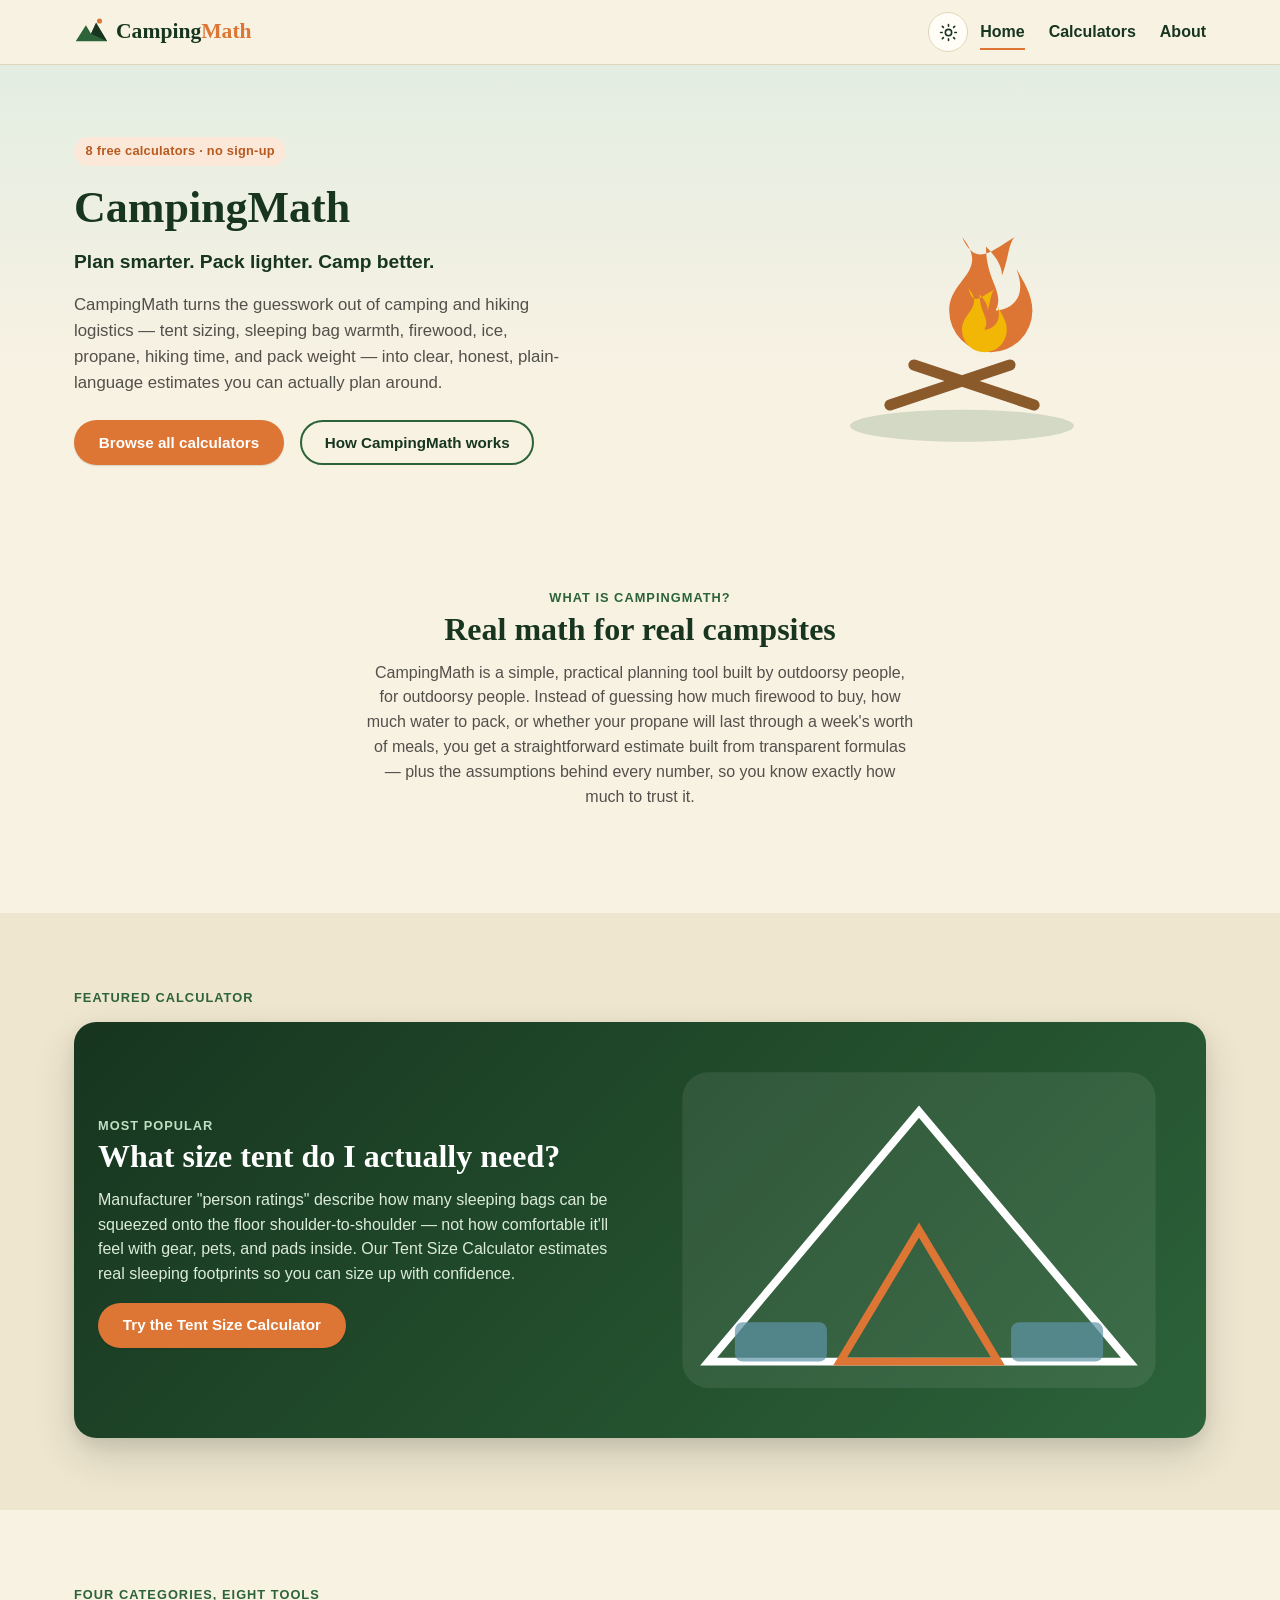
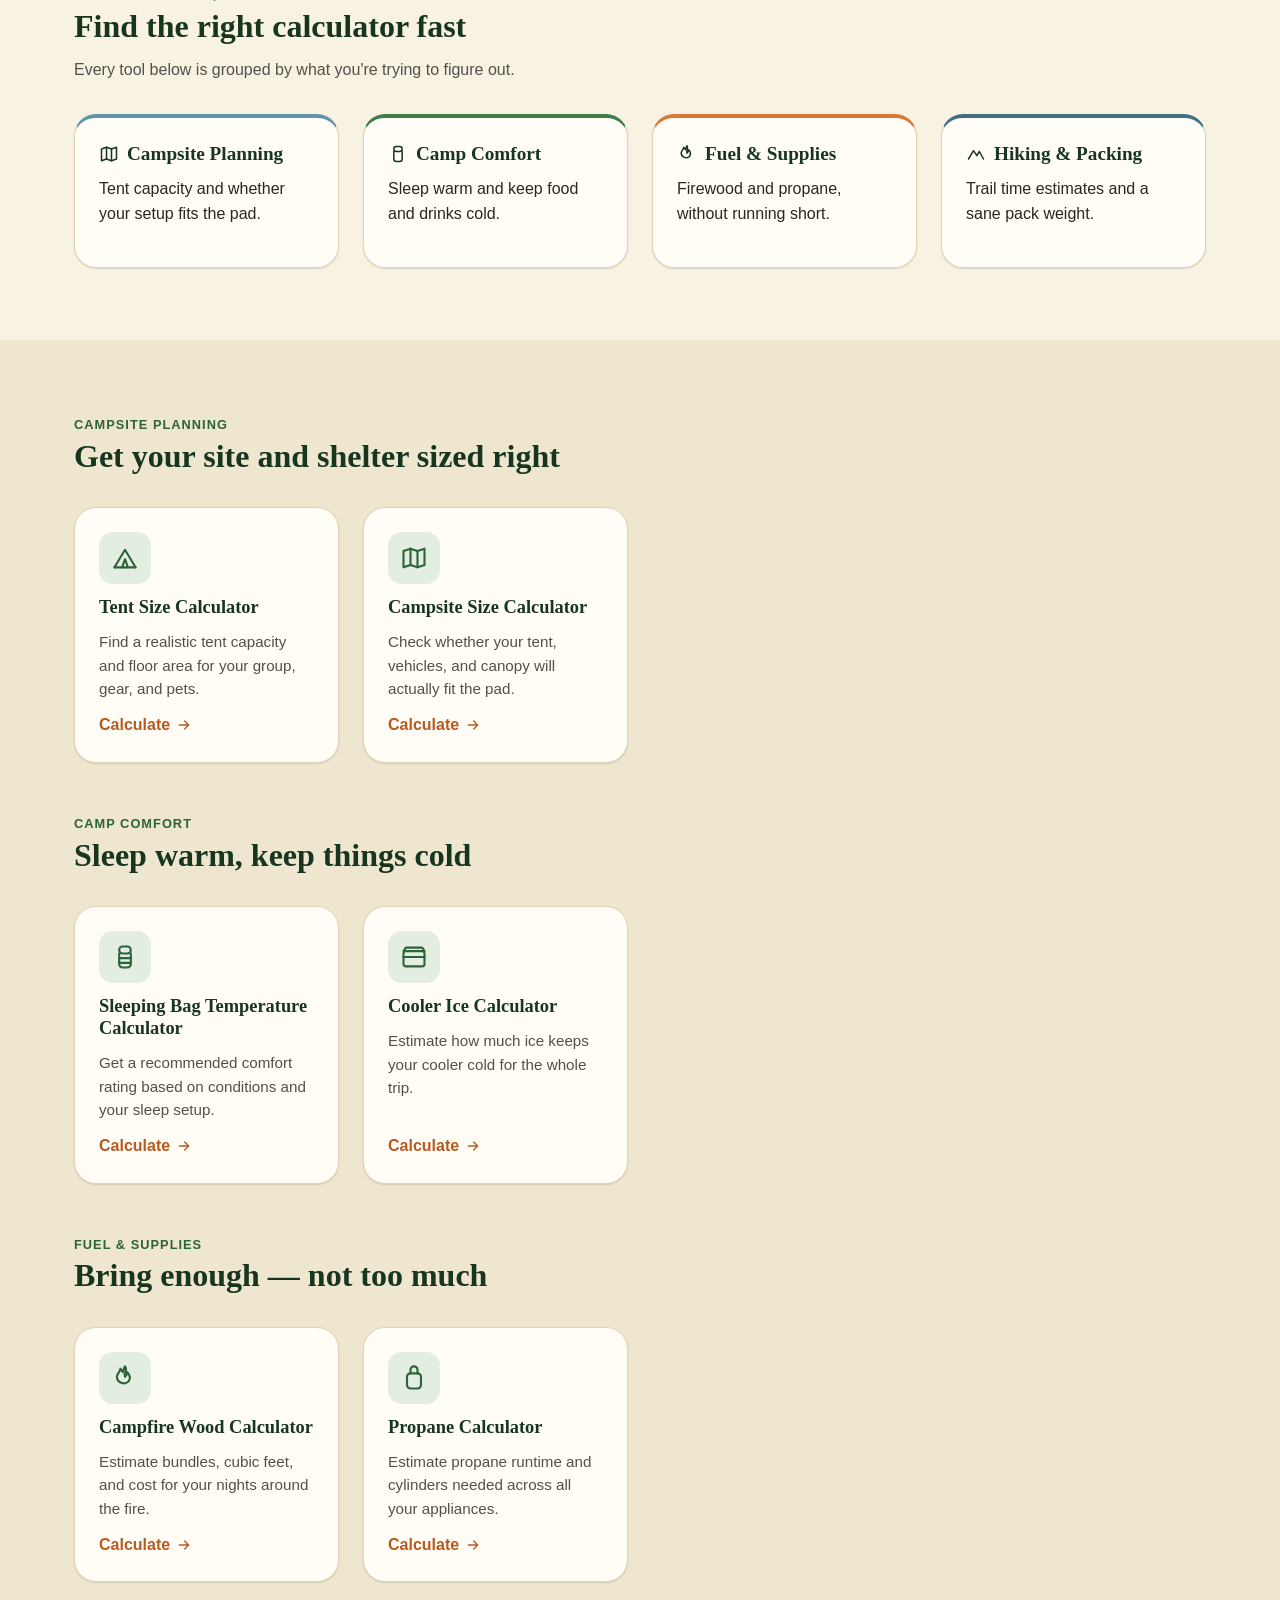
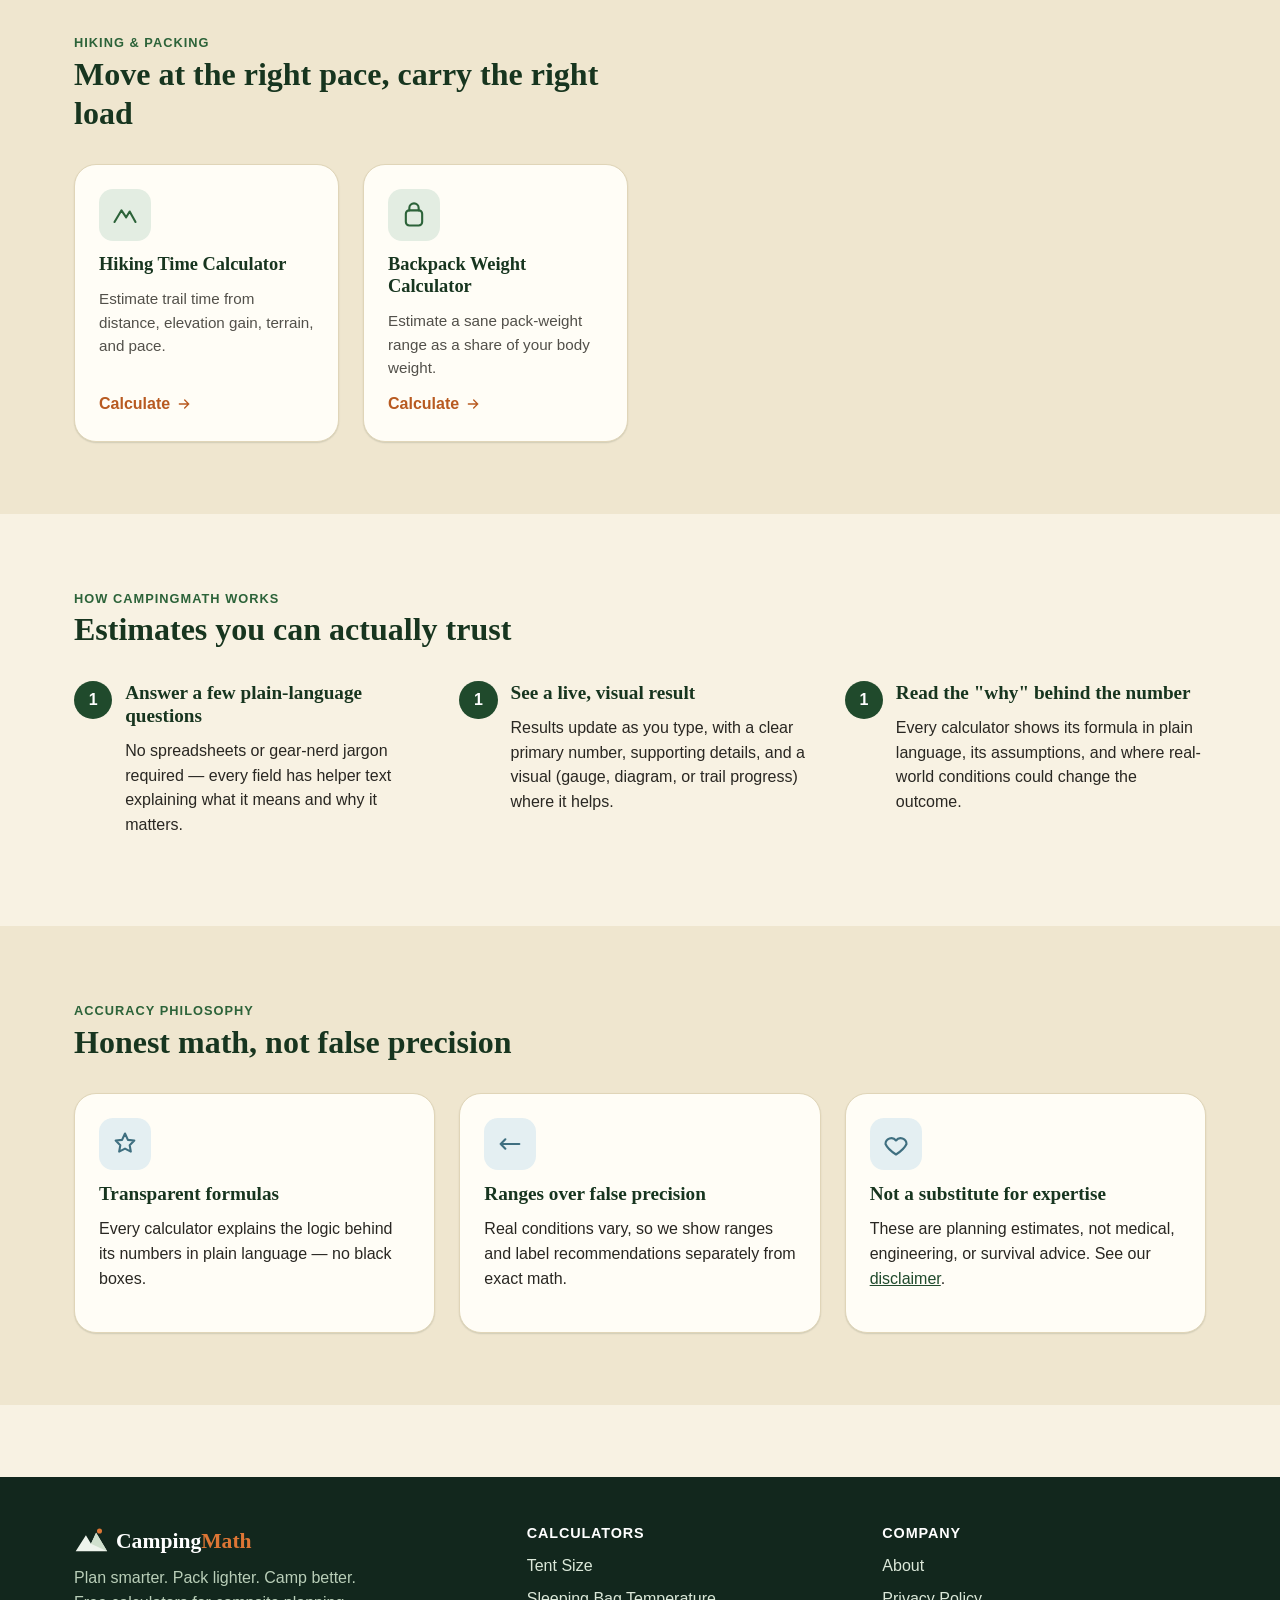
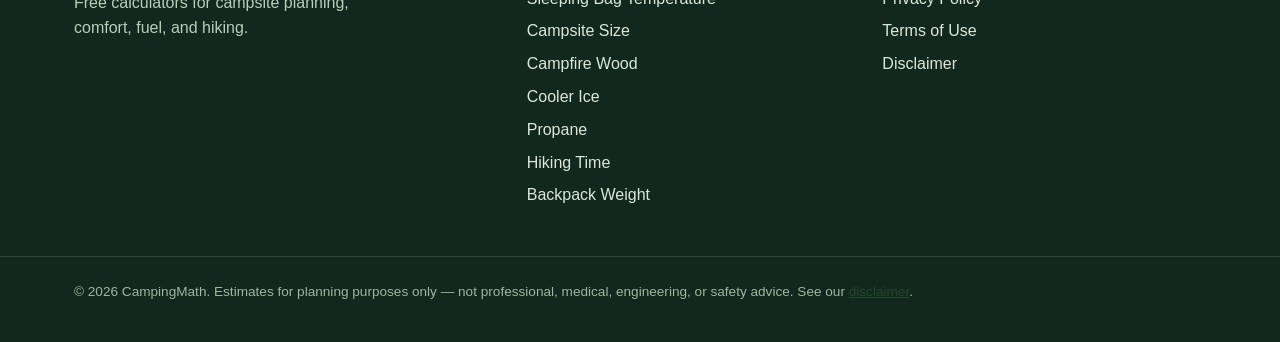
<file: index.html>
<!doctype html>
<html lang="en">
<head>
<meta charset="UTF-8">
<meta name="viewport" content="width=device-width, initial-scale=1">
<!-- Google tag (gtag.js) -->
<script async src="https://www.googletagmanager.com/gtag/js?id=G-JSXPWZ4VCS"></script>
<script>
  window.dataLayer = window.dataLayer || [];
  function gtag(){ dataLayer.push(arguments); }
  gtag("js", new Date());
  gtag("config", "G-JSXPWZ4VCS");
</script>
<title>CampingMath — Free Camping &amp; Hiking Planning Calculators</title>
<meta name="description" content="Free calculators for campsite planning, camp comfort, fuel and supplies, and hiking and packing. Figure out tent size, sleeping bag rating, firewood, ice, propane, hiking time, and pack weight in minutes.">
<link rel="canonical" href="https://campingmath.com/">
<meta property="og:type" content="website">
<meta property="og:site_name" content="CampingMath">
<meta property="og:title" content="CampingMath — Free Camping & Hiking Planning Calculators">
<meta property="og:description" content="Plan smarter. Pack lighter. Camp better. Eight free calculators for tent size, sleeping bag rating, campsite fit, firewood, ice, propane, hiking time, and pack weight.">
<meta property="og:url" content="https://campingmath.com/">
<meta property="og:image" content="https://campingmath.com/images/og-image.png">
<meta name="twitter:card" content="summary_large_image">
<meta name="twitter:title" content="CampingMath — Free Camping & Hiking Planning Calculators">
<meta name="twitter:description" content="Plan smarter. Pack lighter. Camp better. Eight free calculators for campsite planning, comfort, fuel, and hiking.">
<link rel="icon" href="/images/favicon.svg" type="image/svg+xml">
<script>
(function(){try{var t=localStorage.getItem("campingmath_theme");if(!t){t=(window.matchMedia&&window.matchMedia("(prefers-color-scheme: dark)").matches)?"dark":"light";}document.documentElement.setAttribute("data-theme",t);}catch(e){}})();
</script>
<link rel="stylesheet" href="/css/style.css">
<script type="application/ld+json">
{
  "@context": "https://schema.org",
  "@type": "WebSite",
  "name": "CampingMath",
  "url": "https://campingmath.com/",
  "description": "Free planning calculators for campsite setup, camp comfort, fuel and supplies, and hiking and packing.",
  "publisher": {
    "@type": "Organization",
    "name": "CampingMath",
    "url": "https://campingmath.com/"
  }
}
</script>
</head>
<body>
<a class="skip-link" href="#main">Skip to main content</a>

<header class="site-header">
  <div class="container header-inner">
    <a href="/index.html" class="logo" aria-label="CampingMath home">
      <svg viewBox="0 0 40 40" aria-hidden="true"><path class="logo-mtn" d="M2 31 L14 12 L20 22 L26 9 L39 31 Z"/><path class="logo-mtn-shadow" d="M20 22 L26 9 L39 31 Z"/><circle class="logo-sun" cx="30" cy="7" r="3"/></svg>
      <span>Camping<span class="logo-accent">Math</span></span>
    </a>
    <div class="header-actions">
      <button class="theme-toggle" type="button" data-theme-toggle aria-label="Switch to dark mode" aria-pressed="false">
        <svg class="icon-sun" viewBox="0 0 24 24" fill="none" stroke="currentColor" stroke-width="2" stroke-linecap="round" aria-hidden="true"><circle cx="12" cy="12" r="4"></circle><path d="M12 2v2M12 20v2M4.2 4.2l1.4 1.4M18.4 18.4l1.4 1.4M2 12h2M20 12h2M4.2 19.8l1.4-1.4M18.4 5.6l1.4-1.4"></path></svg>
        <svg class="icon-moon" viewBox="0 0 24 24" fill="none" stroke="currentColor" stroke-width="2" stroke-linecap="round" stroke-linejoin="round" aria-hidden="true"><path d="M21 12.8A9 9 0 1 1 11.2 3a7 7 0 0 0 9.8 9.8Z"></path></svg>
      </button>
      <button class="nav-toggle" type="button" data-nav-toggle aria-expanded="false" aria-controls="primary-nav">
      <span class="visually-hidden">Menu</span>
      <svg viewBox="0 0 24 24" fill="none" stroke="currentColor" stroke-width="2" stroke-linecap="round" aria-hidden="true"><line x1="3" y1="6" x2="21" y2="6"/><line x1="3" y1="12" x2="21" y2="12"/><line x1="3" y1="18" x2="21" y2="18"/></svg>
    </button>
    <nav id="primary-nav" class="primary-nav" data-primary-nav aria-label="Primary">
      <ul>
        <li><a href="/index.html" aria-current="page">Home</a></li>
        <li><a href="/index.html#calculators">Calculators</a></li>
        <li><a href="/about.html">About</a></li>
      </ul>
    </nav>
    </div>
  </div>
</header>

<main id="main">

  <section class="hero">
    <div class="container hero-inner">
      <div>
        <span class="hero-eyebrow">8 free calculators &middot; no sign-up</span>
        <h1>CampingMath</h1>
        <p class="hero-tagline">Plan smarter. Pack lighter. Camp better.</p>
        <p class="hero-lead">CampingMath turns the guesswork out of camping and hiking logistics — tent sizing, sleeping bag warmth, firewood, ice, propane, hiking time, and pack weight — into clear, honest, plain-language estimates you can actually plan around.</p>
        <div class="hero-actions">
          <a class="btn btn-primary" href="#calculators">Browse all calculators</a>
          <a class="btn btn-outline" href="#how-it-works">How CampingMath works</a>
        </div>
      </div>
      <div class="hero-art" aria-hidden="true">
        <svg class="campfire" viewBox="0 0 200 200" fill="none">
          <ellipse cx="100" cy="178" rx="70" ry="10" fill="#2c6339" opacity="0.18"/>
          <g stroke="#8a5a2b" stroke-width="7" stroke-linecap="round">
            <line x1="55" y1="165" x2="130" y2="140"/>
            <line x1="145" y1="165" x2="70" y2="140"/>
          </g>
          <g class="flame" fill="#dd7635">
            <path d="M100 60c18 22-8 26-8 46a26 26 0 0 0 52 0c0-10-6-19-10-26 8 20-6 26-13 26 6-12-6-18-6-40 6 6 10 12 10 18 4-10 4-20 8-24-14 8-24 20-33 0Z"/>
          </g>
          <g class="flame-inner" fill="#f2b705">
            <path d="M104 92c10 12-4 15-4 26a14 14 0 0 0 28 0c0-6-4-11-6-15 4 11-4 15-8 15 4-7-3-10-3-22 3 3 5 6 5 10 2-6 2-11 4-13-8 4-13 11-16-1Z"/>
          </g>
        </svg>
      </div>
    </div>
  </section>

  <section class="section">
    <div class="container">
      <div class="section-head text-center" style="margin-inline:auto;">
        <span class="eyebrow">What is CampingMath?</span>
        <h2>Real math for real campsites</h2>
        <p>CampingMath is a simple, practical planning tool built by outdoorsy people, for outdoorsy people. Instead of guessing how much firewood to buy, how much water to pack, or whether your propane will last through a week's worth of meals, you get a straightforward estimate built from transparent formulas — plus the assumptions behind every number, so you know exactly how much to trust it.</p>
      </div>
    </div>
  </section>

  <section class="section section-alt contour-tile">
    <div class="container">
      <span class="eyebrow">Featured calculator</span>
      <div class="card featured-card" style="margin-top: var(--space-3);">
        <div>
          <span class="eyebrow">Most popular</span>
          <h2>What size tent do I actually need?</h2>
          <p>Manufacturer "person ratings" describe how many sleeping bags can be squeezed onto the floor shoulder-to-shoulder — not how comfortable it'll feel with gear, pets, and pads inside. Our Tent Size Calculator estimates real sleeping footprints so you can size up with confidence.</p>
          <a class="btn btn-primary" href="/calculators/tent-size.html">Try the Tent Size Calculator</a>
        </div>
        <svg viewBox="0 0 200 140" aria-hidden="true">
          <rect x="10" y="10" width="180" height="120" rx="10" fill="#ffffff" opacity="0.08"/>
          <path d="M20 120 L100 25 L180 120 Z" fill="none" stroke="#fff" stroke-width="3"/>
          <path d="M70 120 L100 70 L130 120 Z" fill="none" stroke="#dd7635" stroke-width="3"/>
          <rect x="30" y="105" width="35" height="15" rx="3" fill="#5f95a8" opacity="0.7"/>
          <rect x="135" y="105" width="35" height="15" rx="3" fill="#5f95a8" opacity="0.7"/>
        </svg>
      </div>
    </div>
  </section>

  <section class="section" id="categories">
    <div class="container">
      <div class="section-head">
        <span class="eyebrow">Four categories, eight tools</span>
        <h2>Find the right calculator fast</h2>
        <p>Every tool below is grouped by what you're trying to figure out.</p>
      </div>
      <div class="grid grid-4">
        <a class="card category-card" href="#cat-campsite" style="text-decoration:none;color:inherit;">
          <h3><svg width="20" height="20" viewBox="0 0 24 24" fill="none" stroke="currentColor" stroke-width="1.8" stroke-linecap="round" stroke-linejoin="round" aria-hidden="true"><path d="M9 4 L3 6 v14 l6-2 6 2 6-2V4l-6 2-6-2Z"/><path d="M9 4 v14 M15 6 v14"/></svg> Campsite Planning</h3>
          <p>Tent capacity and whether your setup fits the pad.</p>
        </a>
        <a class="card category-card cat-comfort" href="#cat-comfort" style="text-decoration:none;color:inherit;">
          <h3><svg width="20" height="20" viewBox="0 0 24 24" fill="none" stroke="currentColor" stroke-width="1.8" stroke-linecap="round" stroke-linejoin="round" aria-hidden="true"><rect x="7" y="3" width="10" height="6" rx="3"/><path d="M7 9 v9a3 3 0 0 0 3 3h4a3 3 0 0 0 3-3V9"/></svg> Camp Comfort</h3>
          <p>Sleep warm and keep food and drinks cold.</p>
        </a>
        <a class="card category-card cat-fuel" href="#cat-fuel" style="text-decoration:none;color:inherit;">
          <h3><svg width="20" height="20" viewBox="0 0 24 24" fill="none" stroke="currentColor" stroke-width="1.8" stroke-linecap="round" stroke-linejoin="round" aria-hidden="true"><path d="M12 2c3 4-2 5 0 9 1-1 2-2 2-4 2 2 3 5 1 8a6 6 0 0 1-10-4c0-3 3-4 3-7 1 1 2 2 2 3 1-2 1-4 2-5Z"/></svg> Fuel &amp; Supplies</h3>
          <p>Firewood and propane, without running short.</p>
        </a>
        <a class="card category-card cat-hiking" href="#cat-hiking" style="text-decoration:none;color:inherit;">
          <h3><svg width="20" height="20" viewBox="0 0 24 24" fill="none" stroke="currentColor" stroke-width="1.8" stroke-linecap="round" stroke-linejoin="round" aria-hidden="true"><path d="M3 18 L9 8 L13 14 L16 9 L21 18"/></svg> Hiking &amp; Packing</h3>
          <p>Trail time estimates and a sane pack weight.</p>
        </a>
      </div>
    </div>
  </section>

  <section class="section section-alt" id="calculators">
    <div class="container">

      <div id="cat-campsite" class="section-head">
        <span class="eyebrow">Campsite Planning</span>
        <h2>Get your site and shelter sized right</h2>
      </div>
      <div class="grid grid-4" style="margin-bottom: var(--space-7);">
        <a class="card calc-card" href="/calculators/tent-size.html">
          <div class="icon-badge"><svg viewBox="0 0 24 24" fill="none" stroke="currentColor" stroke-width="1.8" stroke-linecap="round" stroke-linejoin="round" aria-hidden="true"><path d="M3 20 L12 5 L21 20"/><path d="M9.5 20 L12 13 L14.5 20"/><path d="M3 20 H21"/></svg></div>
          <h3>Tent Size Calculator</h3>
          <p>Find a realistic tent capacity and floor area for your group, gear, and pets.</p>
          <span class="card-cta">Calculate <svg viewBox="0 0 24 24" fill="none" stroke="currentColor" stroke-width="2" stroke-linecap="round" aria-hidden="true"><path d="M5 12h14M13 6l6 6-6 6"/></svg></span>
        </a>
        <a class="card calc-card" href="/calculators/campsite-size.html">
          <div class="icon-badge"><svg viewBox="0 0 24 24" fill="none" stroke="currentColor" stroke-width="1.8" stroke-linecap="round" stroke-linejoin="round" aria-hidden="true"><path d="M9 4 L3 6 v14 l6-2 6 2 6-2V4l-6 2-6-2Z"/><path d="M9 4 v14 M15 6 v14"/></svg></div>
          <h3>Campsite Size Calculator</h3>
          <p>Check whether your tent, vehicles, and canopy will actually fit the pad.</p>
          <span class="card-cta">Calculate <svg viewBox="0 0 24 24" fill="none" stroke="currentColor" stroke-width="2" stroke-linecap="round" aria-hidden="true"><path d="M5 12h14M13 6l6 6-6 6"/></svg></span>
        </a>
      </div>

      <div id="cat-comfort" class="section-head">
        <span class="eyebrow">Camp Comfort</span>
        <h2>Sleep warm, keep things cold</h2>
      </div>
      <div class="grid grid-4" style="margin-bottom: var(--space-7);">
        <a class="card calc-card" href="/calculators/sleeping-bag.html">
          <div class="icon-badge"><svg viewBox="0 0 24 24" fill="none" stroke="currentColor" stroke-width="1.8" stroke-linecap="round" stroke-linejoin="round" aria-hidden="true"><rect x="7" y="3" width="10" height="6" rx="3"/><path d="M7 9 v9a3 3 0 0 0 3 3h4a3 3 0 0 0 3-3V9"/><path d="M7 13 h10 M7 17 h10"/></svg></div>
          <h3>Sleeping Bag Temperature Calculator</h3>
          <p>Get a recommended comfort rating based on conditions and your sleep setup.</p>
          <span class="card-cta">Calculate <svg viewBox="0 0 24 24" fill="none" stroke="currentColor" stroke-width="2" stroke-linecap="round" aria-hidden="true"><path d="M5 12h14M13 6l6 6-6 6"/></svg></span>
        </a>
        <a class="card calc-card" href="/calculators/cooler-ice.html">
          <div class="icon-badge"><svg viewBox="0 0 24 24" fill="none" stroke="currentColor" stroke-width="1.8" stroke-linecap="round" stroke-linejoin="round" aria-hidden="true"><rect x="3" y="7" width="18" height="13" rx="2"/><path d="M3 7 l2-3h14l2 3"/><path d="M3 12 h18"/></svg></div>
          <h3>Cooler Ice Calculator</h3>
          <p>Estimate how much ice keeps your cooler cold for the whole trip.</p>
          <span class="card-cta">Calculate <svg viewBox="0 0 24 24" fill="none" stroke="currentColor" stroke-width="2" stroke-linecap="round" aria-hidden="true"><path d="M5 12h14M13 6l6 6-6 6"/></svg></span>
        </a>
      </div>

      <div id="cat-fuel" class="section-head">
        <span class="eyebrow">Fuel &amp; Supplies</span>
        <h2>Bring enough — not too much</h2>
      </div>
      <div class="grid grid-4" style="margin-bottom: var(--space-7);">
        <a class="card calc-card" href="/calculators/campfire-wood.html">
          <div class="icon-badge"><svg viewBox="0 0 24 24" fill="none" stroke="currentColor" stroke-width="1.8" stroke-linecap="round" stroke-linejoin="round" aria-hidden="true"><path d="M12 2c3 4-2 5 0 9 1-1 2-2 2-4 2 2 3 5 1 8a6 6 0 0 1-10-4c0-3 3-4 3-7 1 1 2 2 2 3 1-2 1-4 2-5Z"/></svg></div>
          <h3>Campfire Wood Calculator</h3>
          <p>Estimate bundles, cubic feet, and cost for your nights around the fire.</p>
          <span class="card-cta">Calculate <svg viewBox="0 0 24 24" fill="none" stroke="currentColor" stroke-width="2" stroke-linecap="round" aria-hidden="true"><path d="M5 12h14M13 6l6 6-6 6"/></svg></span>
        </a>
        <a class="card calc-card" href="/calculators/propane.html">
          <div class="icon-badge"><svg viewBox="0 0 24 24" fill="none" stroke="currentColor" stroke-width="1.8" stroke-linecap="round" stroke-linejoin="round" aria-hidden="true"><path d="M9 8V5a3 3 0 0 1 6 0v3"/><rect x="6" y="8" width="12" height="13" rx="3"/></svg></div>
          <h3>Propane Calculator</h3>
          <p>Estimate propane runtime and cylinders needed across all your appliances.</p>
          <span class="card-cta">Calculate <svg viewBox="0 0 24 24" fill="none" stroke="currentColor" stroke-width="2" stroke-linecap="round" aria-hidden="true"><path d="M5 12h14M13 6l6 6-6 6"/></svg></span>
        </a>
      </div>

      <div id="cat-hiking" class="section-head">
        <span class="eyebrow">Hiking &amp; Packing</span>
        <h2>Move at the right pace, carry the right load</h2>
      </div>
      <div class="grid grid-4">
        <a class="card calc-card" href="/calculators/hiking-time.html">
          <div class="icon-badge"><svg viewBox="0 0 24 24" fill="none" stroke="currentColor" stroke-width="1.8" stroke-linecap="round" stroke-linejoin="round" aria-hidden="true"><path d="M3 18 L9 8 L13 14 L16 9 L21 18"/></svg></div>
          <h3>Hiking Time Calculator</h3>
          <p>Estimate trail time from distance, elevation gain, terrain, and pace.</p>
          <span class="card-cta">Calculate <svg viewBox="0 0 24 24" fill="none" stroke="currentColor" stroke-width="2" stroke-linecap="round" aria-hidden="true"><path d="M5 12h14M13 6l6 6-6 6"/></svg></span>
        </a>
        <a class="card calc-card" href="/calculators/backpack-weight.html">
          <div class="icon-badge"><svg viewBox="0 0 24 24" fill="none" stroke="currentColor" stroke-width="1.8" stroke-linecap="round" stroke-linejoin="round" aria-hidden="true"><path d="M8 8V6a4 4 0 0 1 8 0v2"/><rect x="5" y="8" width="14" height="13" rx="3"/></svg></div>
          <h3>Backpack Weight Calculator</h3>
          <p>Estimate a sane pack-weight range as a share of your body weight.</p>
          <span class="card-cta">Calculate <svg viewBox="0 0 24 24" fill="none" stroke="currentColor" stroke-width="2" stroke-linecap="round" aria-hidden="true"><path d="M5 12h14M13 6l6 6-6 6"/></svg></span>
        </a>
      </div>
    </div>
  </section>

  <section class="section" id="how-it-works">
    <div class="container">
      <div class="section-head">
        <span class="eyebrow">How CampingMath works</span>
        <h2>Estimates you can actually trust</h2>
      </div>
      <div class="grid grid-3">
        <div class="step">
          <h3>Answer a few plain-language questions</h3>
          <p>No spreadsheets or gear-nerd jargon required — every field has helper text explaining what it means and why it matters.</p>
        </div>
        <div class="step">
          <h3>See a live, visual result</h3>
          <p>Results update as you type, with a clear primary number, supporting details, and a visual (gauge, diagram, or trail progress) where it helps.</p>
        </div>
        <div class="step">
          <h3>Read the "why" behind the number</h3>
          <p>Every calculator shows its formula in plain language, its assumptions, and where real-world conditions could change the outcome.</p>
        </div>
      </div>
    </div>
  </section>

  <section class="section section-alt">
    <div class="container">
      <div class="section-head">
        <span class="eyebrow">Accuracy philosophy</span>
        <h2>Honest math, not false precision</h2>
      </div>
      <div class="trust-grid">
        <div class="card trust-card">
          <div class="icon-badge"><svg viewBox="0 0 24 24" fill="none" stroke="currentColor" stroke-width="1.8" stroke-linecap="round" stroke-linejoin="round" aria-hidden="true"><path d="M12 3l2.5 5.5L20 9l-4 4 1 5.5L12 16l-5 2.5 1-5.5-4-4 5.5-.5Z"/></svg></div>
          <h3>Transparent formulas</h3>
          <p>Every calculator explains the logic behind its numbers in plain language — no black boxes.</p>
        </div>
        <div class="card trust-card">
          <div class="icon-badge"><svg viewBox="0 0 24 24" fill="none" stroke="currentColor" stroke-width="1.8" stroke-linecap="round" stroke-linejoin="round" aria-hidden="true"><path d="M4 12h16M4 12l4-4M4 12l4 4"/></svg></div>
          <h3>Ranges over false precision</h3>
          <p>Real conditions vary, so we show ranges and label recommendations separately from exact math.</p>
        </div>
        <div class="card trust-card">
          <div class="icon-badge"><svg viewBox="0 0 24 24" fill="none" stroke="currentColor" stroke-width="1.8" stroke-linecap="round" stroke-linejoin="round" aria-hidden="true"><path d="M12 21s-7-4.5-9-9a5 5 0 0 1 9-3 5 5 0 0 1 9 3c-2 4.5-9 9-9 9Z"/></svg></div>
          <h3>Not a substitute for expertise</h3>
          <p>These are planning estimates, not medical, engineering, or survival advice. See our <a href="/disclaimer.html">disclaimer</a>.</p>
        </div>
      </div>
    </div>
  </section>

</main>

<footer class="site-footer contour-tile">
  <div class="container footer-inner">
    <div class="footer-brand">
      <a href="/index.html" class="logo" aria-label="CampingMath home">
        <svg viewBox="0 0 40 40" aria-hidden="true"><path class="logo-mtn" d="M2 31 L14 12 L20 22 L26 9 L39 31 Z"/><path class="logo-mtn-shadow" d="M20 22 L26 9 L39 31 Z"/><circle class="logo-sun" cx="30" cy="7" r="3"/></svg>
        <span>Camping<span class="logo-accent">Math</span></span>
      </a>
      <p class="footer-tagline">Plan smarter. Pack lighter. Camp better. Free calculators for campsite planning, comfort, fuel, and hiking.</p>
    </div>
    <div class="footer-col">
      <h3>Calculators</h3>
      <ul>
        <li><a href="/calculators/tent-size.html">Tent Size</a></li>
        <li><a href="/calculators/sleeping-bag.html">Sleeping Bag Temperature</a></li>
        <li><a href="/calculators/campsite-size.html">Campsite Size</a></li>
        <li><a href="/calculators/campfire-wood.html">Campfire Wood</a></li>
        <li><a href="/calculators/cooler-ice.html">Cooler Ice</a></li>
        <li><a href="/calculators/propane.html">Propane</a></li>
        <li><a href="/calculators/hiking-time.html">Hiking Time</a></li>
        <li><a href="/calculators/backpack-weight.html">Backpack Weight</a></li>
      </ul>
    </div>
    <div class="footer-col">
      <h3>Company</h3>
      <ul>
        <li><a href="/about.html">About</a></li>
        <li><a href="/privacy-policy.html">Privacy Policy</a></li>
        <li><a href="/terms-of-use.html">Terms of Use</a></li>
        <li><a href="/disclaimer.html">Disclaimer</a></li>
      </ul>
    </div>
  </div>
  <div class="footer-bottom">
    <div class="container">
      <p>&copy; <span data-current-year></span> CampingMath. Estimates for planning purposes only — not professional, medical, engineering, or safety advice. See our <a href="/disclaimer.html">disclaimer</a>.</p>
    </div>
  </div>
</footer>

<script src="/js/shared.js"></script>
</body>
</html>
</file>
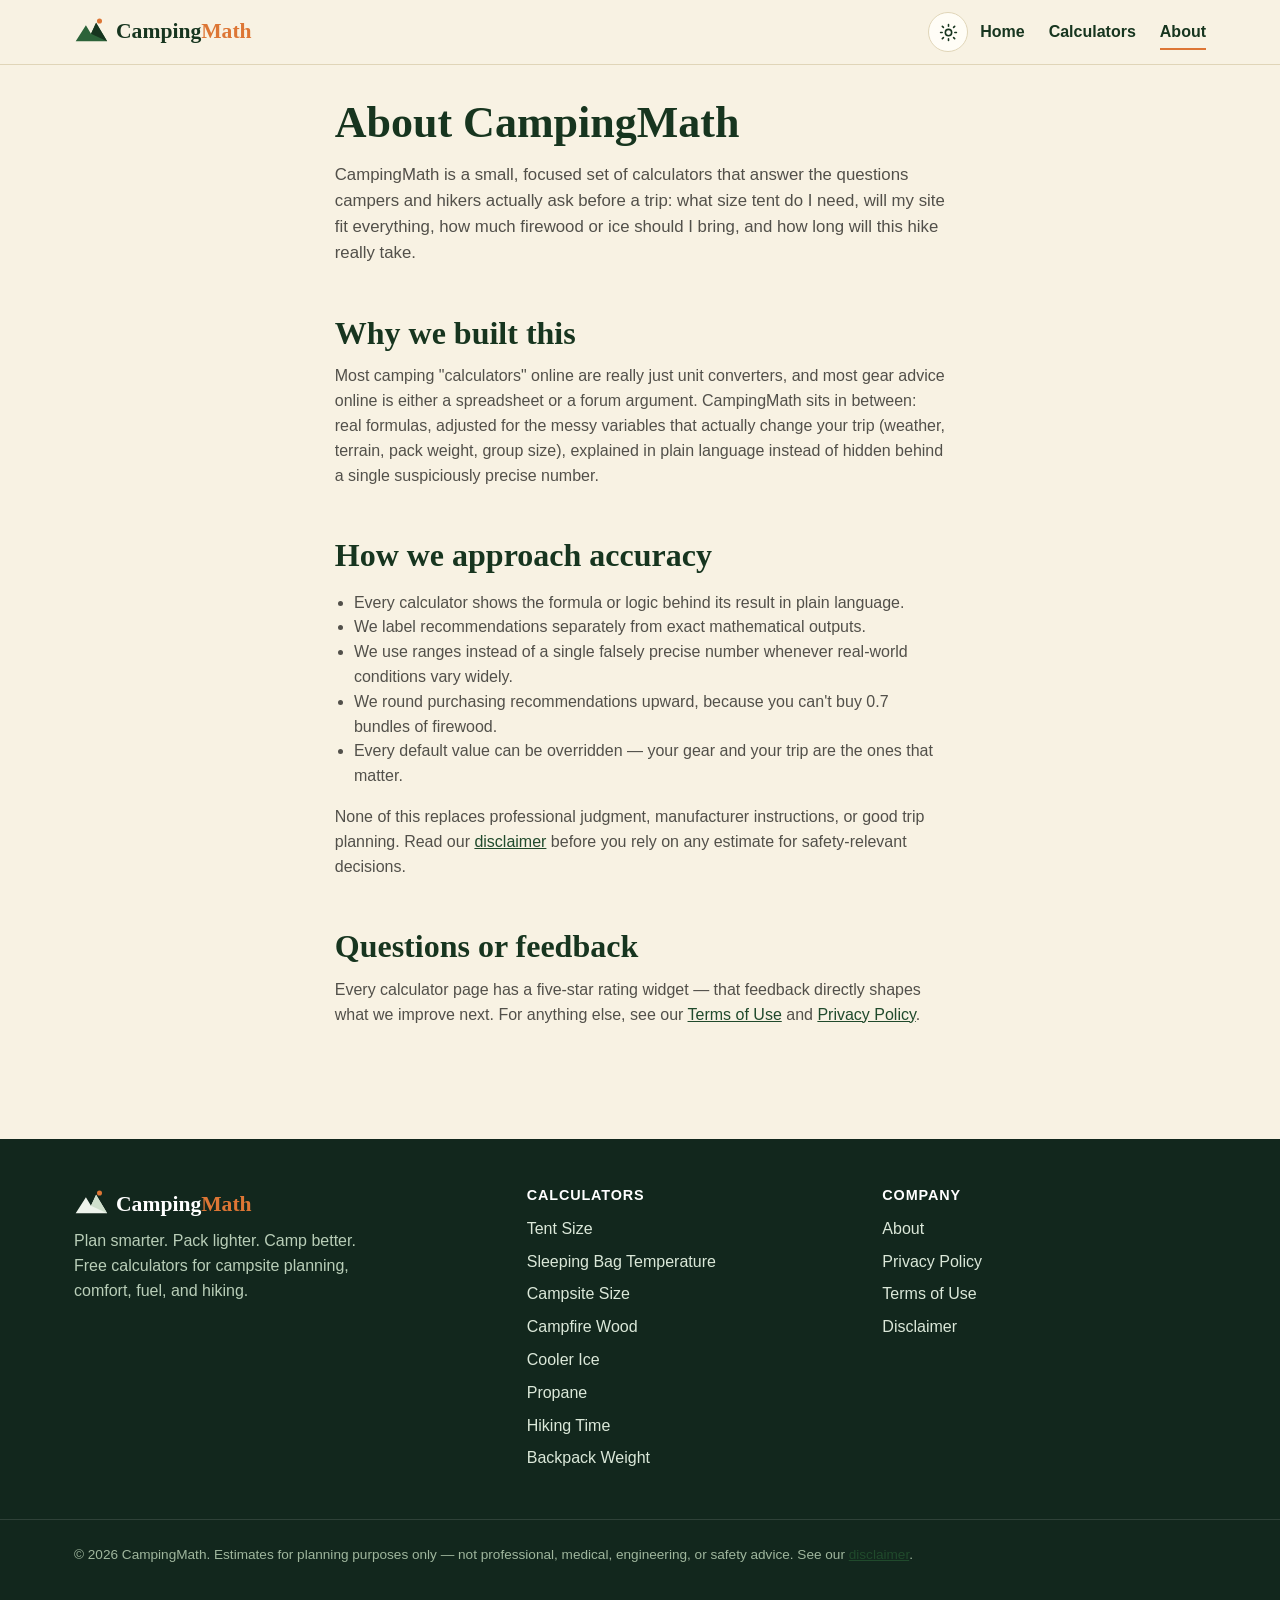
<file: about.html>
<!doctype html>
<html lang="en">
<head>
<meta charset="UTF-8">
<meta name="viewport" content="width=device-width, initial-scale=1">
<!-- Google tag (gtag.js) -->
<script async src="https://www.googletagmanager.com/gtag/js?id=G-JSXPWZ4VCS"></script>
<script>
  window.dataLayer = window.dataLayer || [];
  function gtag(){ dataLayer.push(arguments); }
  gtag("js", new Date());
  gtag("config", "G-JSXPWZ4VCS");
</script>
<title>About CampingMath — Free Camping &amp; Hiking Calculators</title>
<meta name="description" content="CampingMath builds free, transparent planning calculators for campsite setup, camp comfort, fuel and supplies, and hiking and packing. Learn who we are and how our estimates work.">
<link rel="canonical" href="https://campingmath.com/about.html">
<meta property="og:type" content="website">
<meta property="og:site_name" content="CampingMath">
<meta property="og:title" content="About CampingMath">
<meta property="og:description" content="Free, transparent planning calculators for campers and hikers. Learn how CampingMath's estimates work and why we show ranges instead of false precision.">
<meta property="og:url" content="https://campingmath.com/about.html">
<meta property="og:image" content="https://campingmath.com/images/og-image.png">
<meta name="twitter:card" content="summary_large_image">
<link rel="icon" href="/images/favicon.svg" type="image/svg+xml">
<script>
(function(){try{var t=localStorage.getItem("campingmath_theme");if(!t){t=(window.matchMedia&&window.matchMedia("(prefers-color-scheme: dark)").matches)?"dark":"light";}document.documentElement.setAttribute("data-theme",t);}catch(e){}})();
</script>
<link rel="stylesheet" href="/css/style.css">
</head>
<body>
<a class="skip-link" href="#main">Skip to main content</a>

<header class="site-header">
  <div class="container header-inner">
    <a href="/index.html" class="logo" aria-label="CampingMath home">
      <svg viewBox="0 0 40 40" aria-hidden="true"><path class="logo-mtn" d="M2 31 L14 12 L20 22 L26 9 L39 31 Z"/><path class="logo-mtn-shadow" d="M20 22 L26 9 L39 31 Z"/><circle class="logo-sun" cx="30" cy="7" r="3"/></svg>
      <span>Camping<span class="logo-accent">Math</span></span>
    </a>
    <div class="header-actions">
      <button class="theme-toggle" type="button" data-theme-toggle aria-label="Switch to dark mode" aria-pressed="false">
        <svg class="icon-sun" viewBox="0 0 24 24" fill="none" stroke="currentColor" stroke-width="2" stroke-linecap="round" aria-hidden="true"><circle cx="12" cy="12" r="4"></circle><path d="M12 2v2M12 20v2M4.2 4.2l1.4 1.4M18.4 18.4l1.4 1.4M2 12h2M20 12h2M4.2 19.8l1.4-1.4M18.4 5.6l1.4-1.4"></path></svg>
        <svg class="icon-moon" viewBox="0 0 24 24" fill="none" stroke="currentColor" stroke-width="2" stroke-linecap="round" stroke-linejoin="round" aria-hidden="true"><path d="M21 12.8A9 9 0 1 1 11.2 3a7 7 0 0 0 9.8 9.8Z"></path></svg>
      </button>
      <button class="nav-toggle" type="button" data-nav-toggle aria-expanded="false" aria-controls="primary-nav">
      <span class="visually-hidden">Menu</span>
      <svg viewBox="0 0 24 24" fill="none" stroke="currentColor" stroke-width="2" stroke-linecap="round" aria-hidden="true"><line x1="3" y1="6" x2="21" y2="6"/><line x1="3" y1="12" x2="21" y2="12"/><line x1="3" y1="18" x2="21" y2="18"/></svg>
    </button>
    <nav id="primary-nav" class="primary-nav" data-primary-nav aria-label="Primary">
      <ul>
        <li><a href="/index.html">Home</a></li>
        <li><a href="/index.html#calculators">Calculators</a></li>
        <li><a href="/about.html" aria-current="page">About</a></li>
      </ul>
    </nav>
    </div>
  </div>
</header>

<main id="main">
  <section class="section calc-hero">
    <div class="container prose">
      <h1>About CampingMath</h1>
      <p class="calc-intro">CampingMath is a small, focused set of calculators that answer the questions campers and hikers actually ask before a trip: what size tent do I need, will my site fit everything, how much firewood or ice should I bring, and how long will this hike really take.</p>

      <h2>Why we built this</h2>
      <p>Most camping "calculators" online are really just unit converters, and most gear advice online is either a spreadsheet or a forum argument. CampingMath sits in between: real formulas, adjusted for the messy variables that actually change your trip (weather, terrain, pack weight, group size), explained in plain language instead of hidden behind a single suspiciously precise number.</p>

      <h2>How we approach accuracy</h2>
      <ul>
        <li>Every calculator shows the formula or logic behind its result in plain language.</li>
        <li>We label recommendations separately from exact mathematical outputs.</li>
        <li>We use ranges instead of a single falsely precise number whenever real-world conditions vary widely.</li>
        <li>We round purchasing recommendations upward, because you can't buy 0.7 bundles of firewood.</li>
        <li>Every default value can be overridden — your gear and your trip are the ones that matter.</li>
      </ul>
      <p>None of this replaces professional judgment, manufacturer instructions, or good trip planning. Read our <a href="/disclaimer.html">disclaimer</a> before you rely on any estimate for safety-relevant decisions.</p>

      <h2>Questions or feedback</h2>
      <p>Every calculator page has a five-star rating widget — that feedback directly shapes what we improve next. For anything else, see our <a href="/terms-of-use.html">Terms of Use</a> and <a href="/privacy-policy.html">Privacy Policy</a>.</p>
    </div>
  </section>
</main>

<footer class="site-footer contour-tile">
  <div class="container footer-inner">
    <div class="footer-brand">
      <a href="/index.html" class="logo" aria-label="CampingMath home">
        <svg viewBox="0 0 40 40" aria-hidden="true"><path class="logo-mtn" d="M2 31 L14 12 L20 22 L26 9 L39 31 Z"/><path class="logo-mtn-shadow" d="M20 22 L26 9 L39 31 Z"/><circle class="logo-sun" cx="30" cy="7" r="3"/></svg>
        <span>Camping<span class="logo-accent">Math</span></span>
      </a>
      <p class="footer-tagline">Plan smarter. Pack lighter. Camp better. Free calculators for campsite planning, comfort, fuel, and hiking.</p>
    </div>
    <div class="footer-col">
      <h3>Calculators</h3>
      <ul>
        <li><a href="/calculators/tent-size.html">Tent Size</a></li>
        <li><a href="/calculators/sleeping-bag.html">Sleeping Bag Temperature</a></li>
        <li><a href="/calculators/campsite-size.html">Campsite Size</a></li>
        <li><a href="/calculators/campfire-wood.html">Campfire Wood</a></li>
        <li><a href="/calculators/cooler-ice.html">Cooler Ice</a></li>
        <li><a href="/calculators/propane.html">Propane</a></li>
        <li><a href="/calculators/hiking-time.html">Hiking Time</a></li>
        <li><a href="/calculators/backpack-weight.html">Backpack Weight</a></li>
      </ul>
    </div>
    <div class="footer-col">
      <h3>Company</h3>
      <ul>
        <li><a href="/about.html">About</a></li>
        <li><a href="/privacy-policy.html">Privacy Policy</a></li>
        <li><a href="/terms-of-use.html">Terms of Use</a></li>
        <li><a href="/disclaimer.html">Disclaimer</a></li>
      </ul>
    </div>
  </div>
  <div class="footer-bottom">
    <div class="container">
      <p>&copy; <span data-current-year></span> CampingMath. Estimates for planning purposes only — not professional, medical, engineering, or safety advice. See our <a href="/disclaimer.html">disclaimer</a>.</p>
    </div>
  </div>
</footer>

<script src="/js/shared.js"></script>
</body>
</html>
</file>
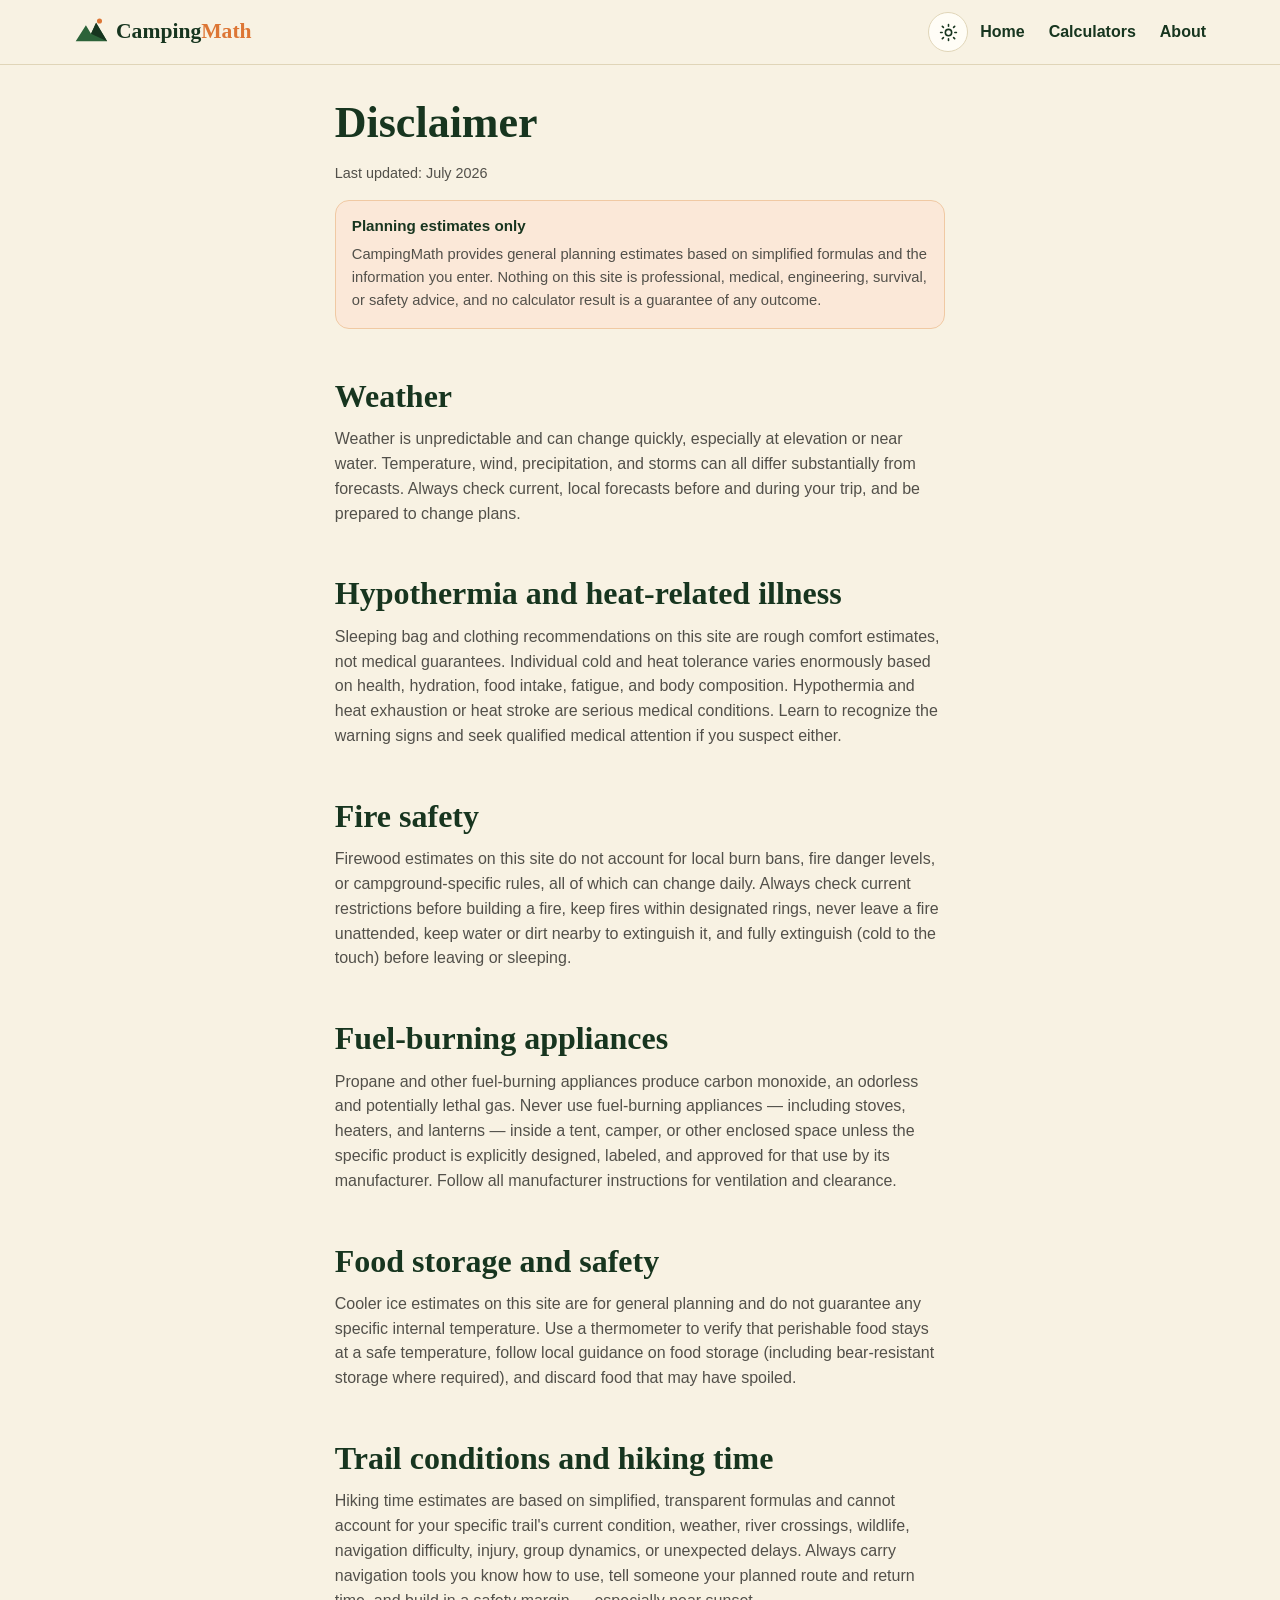
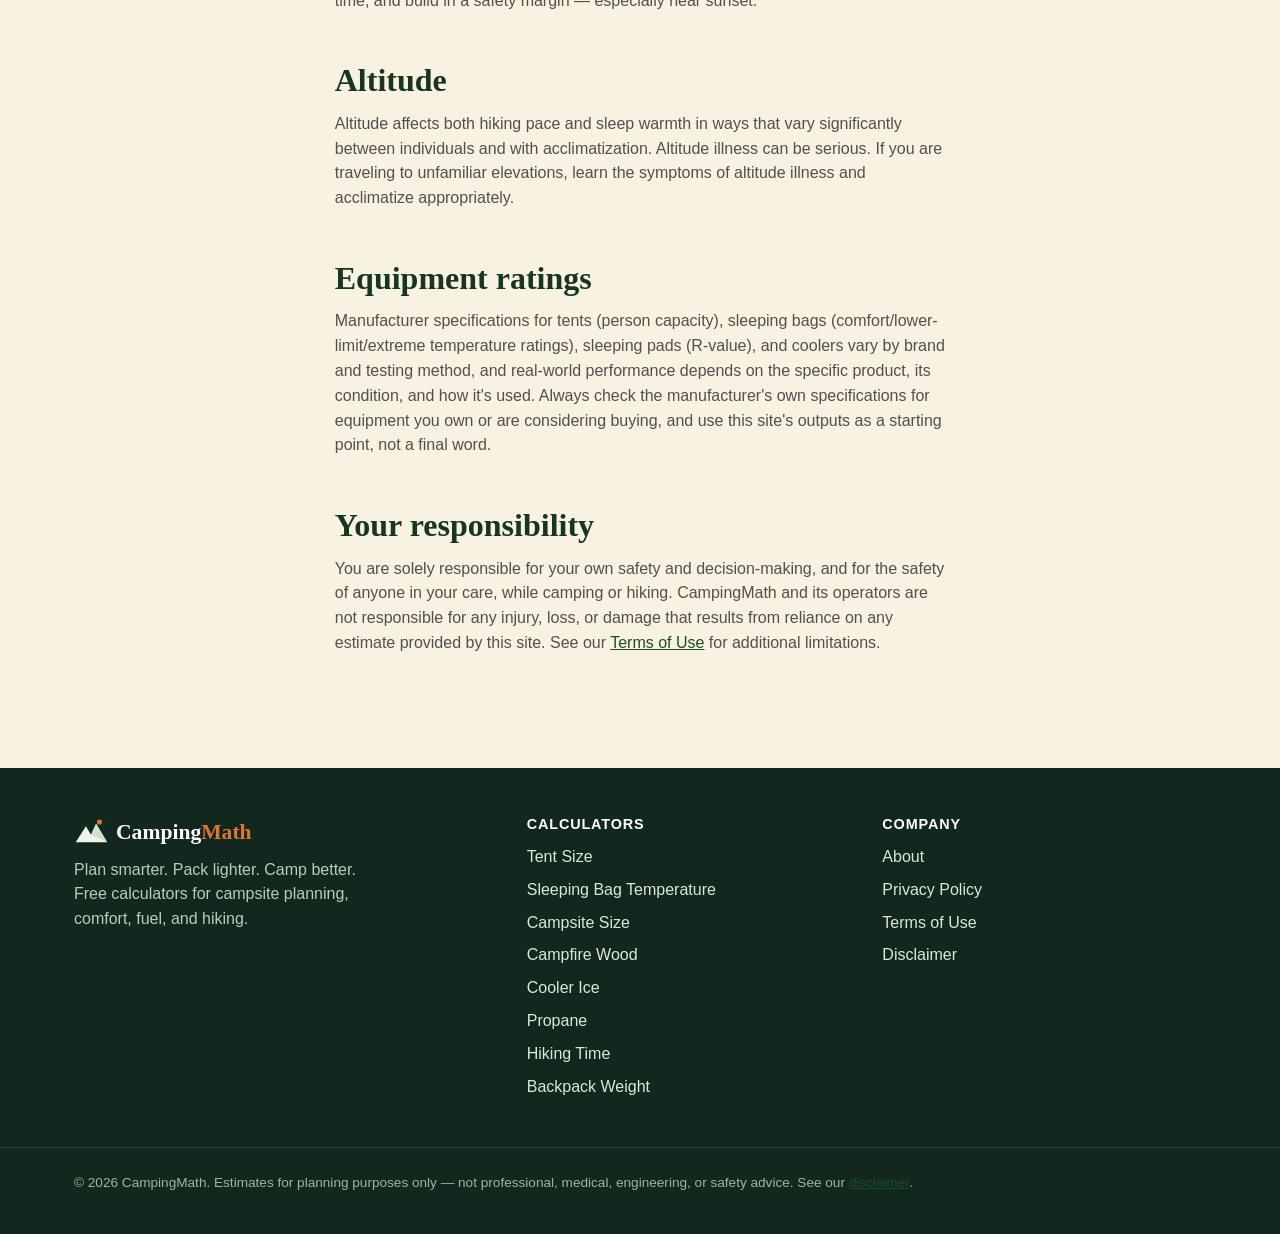
<file: disclaimer.html>
<!doctype html>
<html lang="en">
<head>
<meta charset="UTF-8">
<meta name="viewport" content="width=device-width, initial-scale=1">
<!-- Google tag (gtag.js) -->
<script async src="https://www.googletagmanager.com/gtag/js?id=G-JSXPWZ4VCS"></script>
<script>
  window.dataLayer = window.dataLayer || [];
  function gtag(){ dataLayer.push(arguments); }
  gtag("js", new Date());
  gtag("config", "G-JSXPWZ4VCS");
</script>
<title>Disclaimer — CampingMath</title>
<meta name="description" content="CampingMath provides planning estimates only, not professional, medical, engineering, or survival advice. Read important limitations around weather, fire, fuel, food storage, and trail conditions.">
<link rel="canonical" href="https://campingmath.com/disclaimer.html">
<meta property="og:type" content="website">
<meta property="og:site_name" content="CampingMath">
<meta property="og:title" content="Disclaimer — CampingMath">
<meta property="og:description" content="Important limitations of CampingMath's planning calculators: not professional, medical, engineering, or survival advice.">
<meta property="og:url" content="https://campingmath.com/disclaimer.html">
<meta property="og:image" content="https://campingmath.com/images/og-image.png">
<meta name="twitter:card" content="summary_large_image">
<link rel="icon" href="/images/favicon.svg" type="image/svg+xml">
<script>
(function(){try{var t=localStorage.getItem("campingmath_theme");if(!t){t=(window.matchMedia&&window.matchMedia("(prefers-color-scheme: dark)").matches)?"dark":"light";}document.documentElement.setAttribute("data-theme",t);}catch(e){}})();
</script>
<link rel="stylesheet" href="/css/style.css">
</head>
<body>
<a class="skip-link" href="#main">Skip to main content</a>

<header class="site-header">
  <div class="container header-inner">
    <a href="/index.html" class="logo" aria-label="CampingMath home">
      <svg viewBox="0 0 40 40" aria-hidden="true"><path class="logo-mtn" d="M2 31 L14 12 L20 22 L26 9 L39 31 Z"/><path class="logo-mtn-shadow" d="M20 22 L26 9 L39 31 Z"/><circle class="logo-sun" cx="30" cy="7" r="3"/></svg>
      <span>Camping<span class="logo-accent">Math</span></span>
    </a>
    <div class="header-actions">
      <button class="theme-toggle" type="button" data-theme-toggle aria-label="Switch to dark mode" aria-pressed="false">
        <svg class="icon-sun" viewBox="0 0 24 24" fill="none" stroke="currentColor" stroke-width="2" stroke-linecap="round" aria-hidden="true"><circle cx="12" cy="12" r="4"></circle><path d="M12 2v2M12 20v2M4.2 4.2l1.4 1.4M18.4 18.4l1.4 1.4M2 12h2M20 12h2M4.2 19.8l1.4-1.4M18.4 5.6l1.4-1.4"></path></svg>
        <svg class="icon-moon" viewBox="0 0 24 24" fill="none" stroke="currentColor" stroke-width="2" stroke-linecap="round" stroke-linejoin="round" aria-hidden="true"><path d="M21 12.8A9 9 0 1 1 11.2 3a7 7 0 0 0 9.8 9.8Z"></path></svg>
      </button>
      <button class="nav-toggle" type="button" data-nav-toggle aria-expanded="false" aria-controls="primary-nav">
      <span class="visually-hidden">Menu</span>
      <svg viewBox="0 0 24 24" fill="none" stroke="currentColor" stroke-width="2" stroke-linecap="round" aria-hidden="true"><line x1="3" y1="6" x2="21" y2="6"/><line x1="3" y1="12" x2="21" y2="12"/><line x1="3" y1="18" x2="21" y2="18"/></svg>
    </button>
    <nav id="primary-nav" class="primary-nav" data-primary-nav aria-label="Primary">
      <ul>
        <li><a href="/index.html">Home</a></li>
        <li><a href="/index.html#calculators">Calculators</a></li>
        <li><a href="/about.html">About</a></li>
      </ul>
    </nav>
    </div>
  </div>
</header>

<main id="main">
  <section class="section calc-hero">
    <div class="container prose">
      <h1>Disclaimer</h1>
      <p class="update-date">Last updated: July 2026</p>

      <div class="callout callout-warn">
        <h4>Planning estimates only</h4>
        <p style="margin:0;">CampingMath provides general planning estimates based on simplified formulas and the information you enter. Nothing on this site is professional, medical, engineering, survival, or safety advice, and no calculator result is a guarantee of any outcome.</p>
      </div>

      <h2>Weather</h2>
      <p>Weather is unpredictable and can change quickly, especially at elevation or near water. Temperature, wind, precipitation, and storms can all differ substantially from forecasts. Always check current, local forecasts before and during your trip, and be prepared to change plans.</p>

      <h2>Hypothermia and heat-related illness</h2>
      <p>Sleeping bag and clothing recommendations on this site are rough comfort estimates, not medical guarantees. Individual cold and heat tolerance varies enormously based on health, hydration, food intake, fatigue, and body composition. Hypothermia and heat exhaustion or heat stroke are serious medical conditions. Learn to recognize the warning signs and seek qualified medical attention if you suspect either.</p>

      <h2>Fire safety</h2>
      <p>Firewood estimates on this site do not account for local burn bans, fire danger levels, or campground-specific rules, all of which can change daily. Always check current restrictions before building a fire, keep fires within designated rings, never leave a fire unattended, keep water or dirt nearby to extinguish it, and fully extinguish (cold to the touch) before leaving or sleeping.</p>

      <h2>Fuel-burning appliances</h2>
      <p>Propane and other fuel-burning appliances produce carbon monoxide, an odorless and potentially lethal gas. Never use fuel-burning appliances — including stoves, heaters, and lanterns — inside a tent, camper, or other enclosed space unless the specific product is explicitly designed, labeled, and approved for that use by its manufacturer. Follow all manufacturer instructions for ventilation and clearance.</p>

      <h2>Food storage and safety</h2>
      <p>Cooler ice estimates on this site are for general planning and do not guarantee any specific internal temperature. Use a thermometer to verify that perishable food stays at a safe temperature, follow local guidance on food storage (including bear-resistant storage where required), and discard food that may have spoiled.</p>

      <h2>Trail conditions and hiking time</h2>
      <p>Hiking time estimates are based on simplified, transparent formulas and cannot account for your specific trail's current condition, weather, river crossings, wildlife, navigation difficulty, injury, group dynamics, or unexpected delays. Always carry navigation tools you know how to use, tell someone your planned route and return time, and build in a safety margin — especially near sunset.</p>

      <h2>Altitude</h2>
      <p>Altitude affects both hiking pace and sleep warmth in ways that vary significantly between individuals and with acclimatization. Altitude illness can be serious. If you are traveling to unfamiliar elevations, learn the symptoms of altitude illness and acclimatize appropriately.</p>

      <h2>Equipment ratings</h2>
      <p>Manufacturer specifications for tents (person capacity), sleeping bags (comfort/lower-limit/extreme temperature ratings), sleeping pads (R-value), and coolers vary by brand and testing method, and real-world performance depends on the specific product, its condition, and how it's used. Always check the manufacturer's own specifications for equipment you own or are considering buying, and use this site's outputs as a starting point, not a final word.</p>

      <h2>Your responsibility</h2>
      <p>You are solely responsible for your own safety and decision-making, and for the safety of anyone in your care, while camping or hiking. CampingMath and its operators are not responsible for any injury, loss, or damage that results from reliance on any estimate provided by this site. See our <a href="/terms-of-use.html">Terms of Use</a> for additional limitations.</p>
    </div>
  </section>
</main>

<footer class="site-footer contour-tile">
  <div class="container footer-inner">
    <div class="footer-brand">
      <a href="/index.html" class="logo" aria-label="CampingMath home">
        <svg viewBox="0 0 40 40" aria-hidden="true"><path class="logo-mtn" d="M2 31 L14 12 L20 22 L26 9 L39 31 Z"/><path class="logo-mtn-shadow" d="M20 22 L26 9 L39 31 Z"/><circle class="logo-sun" cx="30" cy="7" r="3"/></svg>
        <span>Camping<span class="logo-accent">Math</span></span>
      </a>
      <p class="footer-tagline">Plan smarter. Pack lighter. Camp better. Free calculators for campsite planning, comfort, fuel, and hiking.</p>
    </div>
    <div class="footer-col">
      <h3>Calculators</h3>
      <ul>
        <li><a href="/calculators/tent-size.html">Tent Size</a></li>
        <li><a href="/calculators/sleeping-bag.html">Sleeping Bag Temperature</a></li>
        <li><a href="/calculators/campsite-size.html">Campsite Size</a></li>
        <li><a href="/calculators/campfire-wood.html">Campfire Wood</a></li>
        <li><a href="/calculators/cooler-ice.html">Cooler Ice</a></li>
        <li><a href="/calculators/propane.html">Propane</a></li>
        <li><a href="/calculators/hiking-time.html">Hiking Time</a></li>
        <li><a href="/calculators/backpack-weight.html">Backpack Weight</a></li>
      </ul>
    </div>
    <div class="footer-col">
      <h3>Company</h3>
      <ul>
        <li><a href="/about.html">About</a></li>
        <li><a href="/privacy-policy.html">Privacy Policy</a></li>
        <li><a href="/terms-of-use.html">Terms of Use</a></li>
        <li><a href="/disclaimer.html">Disclaimer</a></li>
      </ul>
    </div>
  </div>
  <div class="footer-bottom">
    <div class="container">
      <p>&copy; <span data-current-year></span> CampingMath. Estimates for planning purposes only — not professional, medical, engineering, or safety advice. See our <a href="/disclaimer.html">disclaimer</a>.</p>
    </div>
  </div>
</footer>

<script src="/js/shared.js"></script>
</body>
</html>
</file>
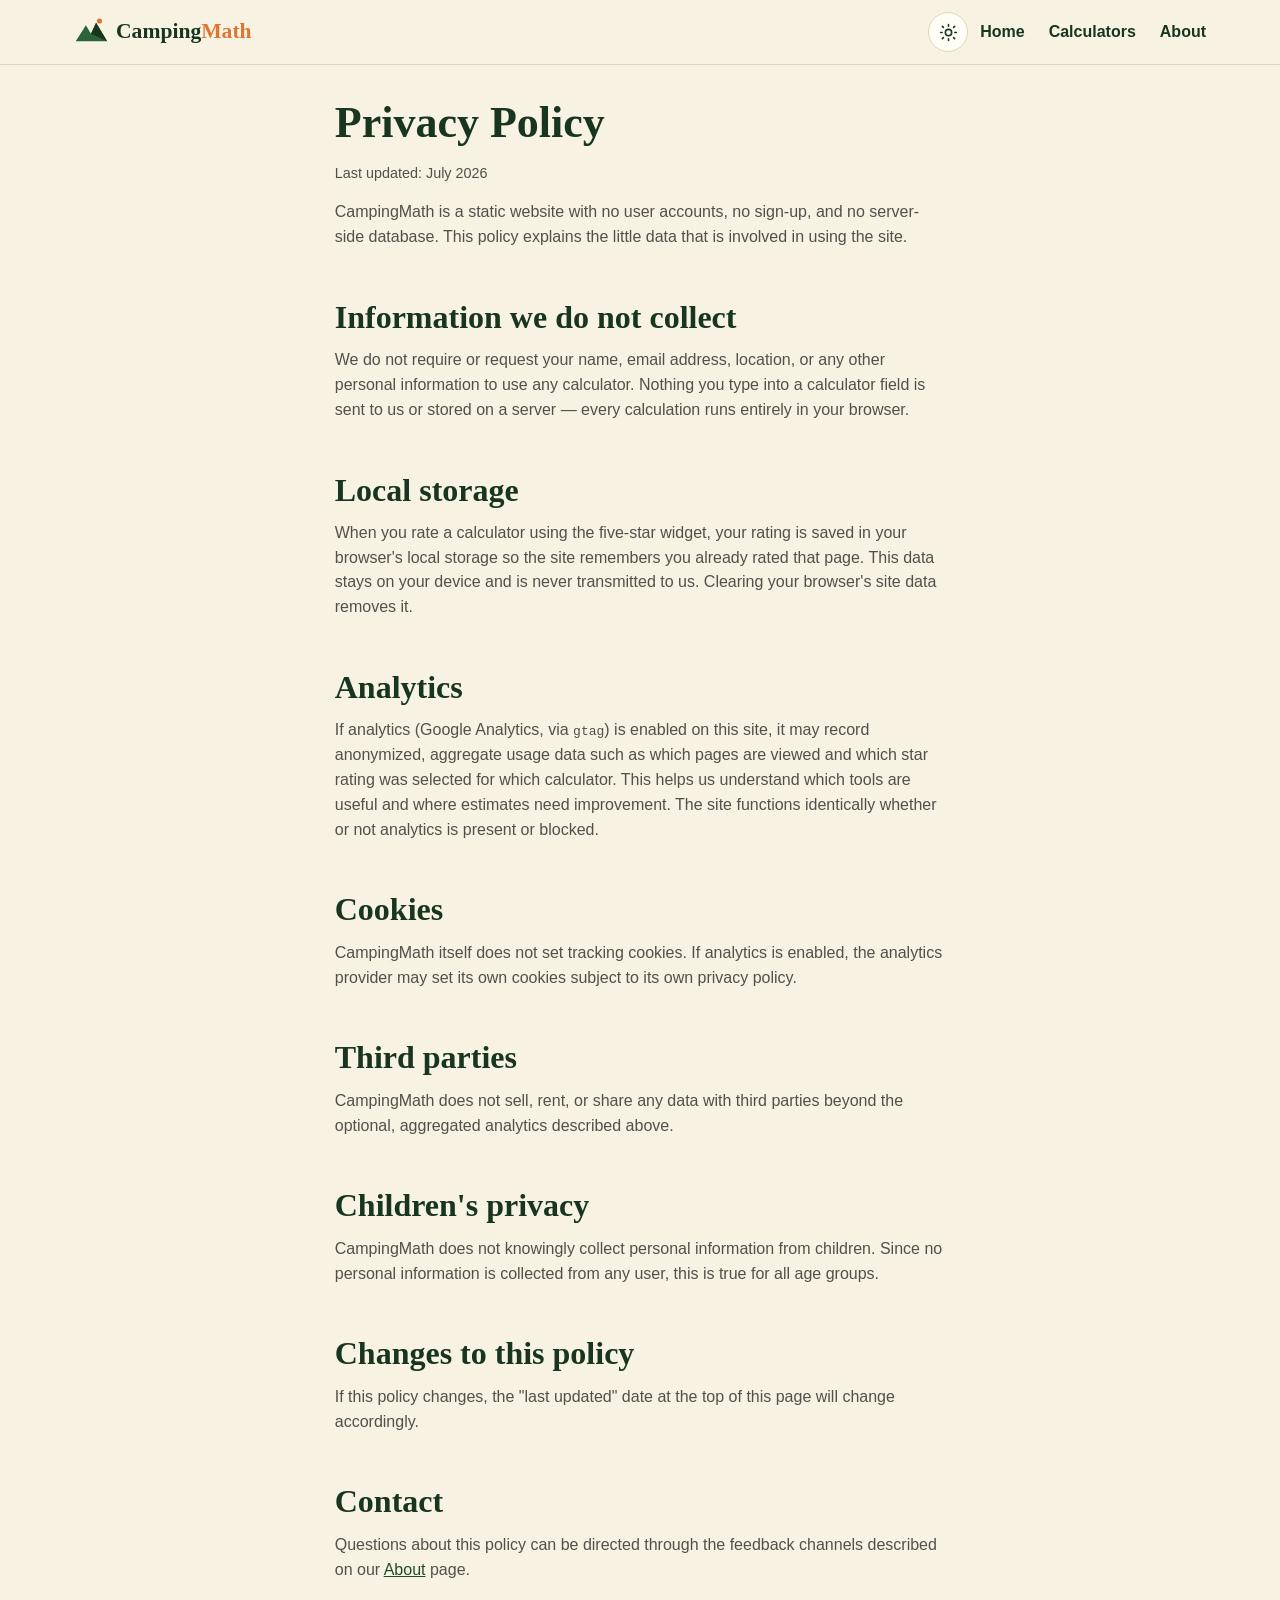
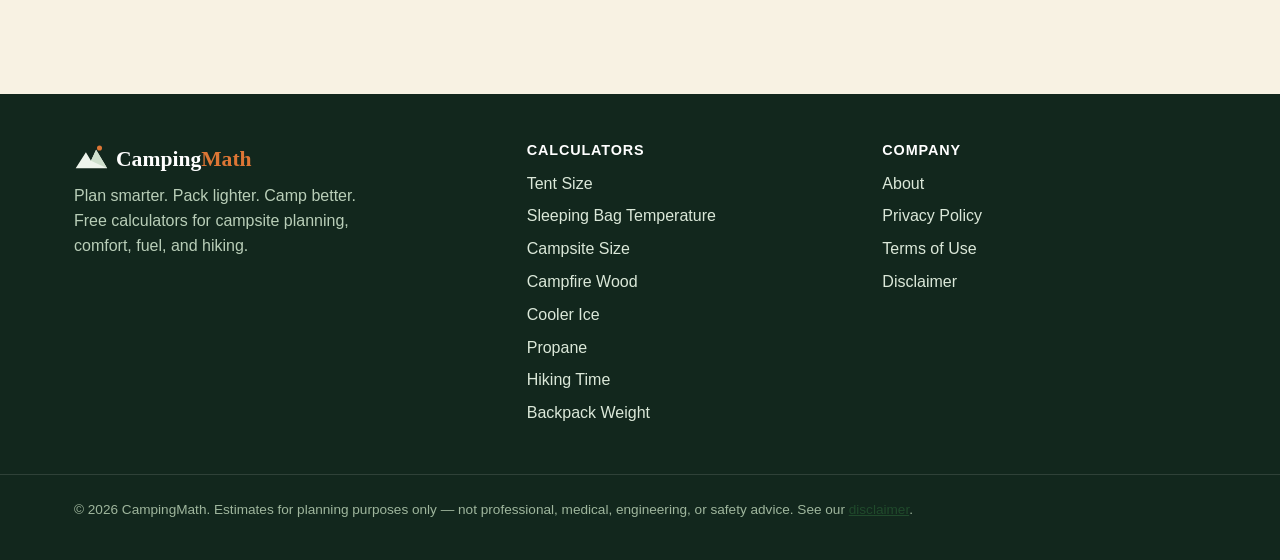
<file: privacy-policy.html>
<!doctype html>
<html lang="en">
<head>
<meta charset="UTF-8">
<meta name="viewport" content="width=device-width, initial-scale=1">
<!-- Google tag (gtag.js) -->
<script async src="https://www.googletagmanager.com/gtag/js?id=G-JSXPWZ4VCS"></script>
<script>
  window.dataLayer = window.dataLayer || [];
  function gtag(){ dataLayer.push(arguments); }
  gtag("js", new Date());
  gtag("config", "G-JSXPWZ4VCS");
</script>
<title>Privacy Policy — CampingMath</title>
<meta name="description" content="CampingMath's privacy policy: what data we collect (very little), how local storage is used for star ratings, and how optional analytics work.">
<link rel="canonical" href="https://campingmath.com/privacy-policy.html">
<meta property="og:type" content="website">
<meta property="og:site_name" content="CampingMath">
<meta property="og:title" content="Privacy Policy — CampingMath">
<meta property="og:description" content="What CampingMath collects, what it doesn't, and how local storage and optional analytics are used.">
<meta property="og:url" content="https://campingmath.com/privacy-policy.html">
<meta property="og:image" content="https://campingmath.com/images/og-image.png">
<meta name="twitter:card" content="summary_large_image">
<link rel="icon" href="/images/favicon.svg" type="image/svg+xml">
<script>
(function(){try{var t=localStorage.getItem("campingmath_theme");if(!t){t=(window.matchMedia&&window.matchMedia("(prefers-color-scheme: dark)").matches)?"dark":"light";}document.documentElement.setAttribute("data-theme",t);}catch(e){}})();
</script>
<link rel="stylesheet" href="/css/style.css">
</head>
<body>
<a class="skip-link" href="#main">Skip to main content</a>

<header class="site-header">
  <div class="container header-inner">
    <a href="/index.html" class="logo" aria-label="CampingMath home">
      <svg viewBox="0 0 40 40" aria-hidden="true"><path class="logo-mtn" d="M2 31 L14 12 L20 22 L26 9 L39 31 Z"/><path class="logo-mtn-shadow" d="M20 22 L26 9 L39 31 Z"/><circle class="logo-sun" cx="30" cy="7" r="3"/></svg>
      <span>Camping<span class="logo-accent">Math</span></span>
    </a>
    <div class="header-actions">
      <button class="theme-toggle" type="button" data-theme-toggle aria-label="Switch to dark mode" aria-pressed="false">
        <svg class="icon-sun" viewBox="0 0 24 24" fill="none" stroke="currentColor" stroke-width="2" stroke-linecap="round" aria-hidden="true"><circle cx="12" cy="12" r="4"></circle><path d="M12 2v2M12 20v2M4.2 4.2l1.4 1.4M18.4 18.4l1.4 1.4M2 12h2M20 12h2M4.2 19.8l1.4-1.4M18.4 5.6l1.4-1.4"></path></svg>
        <svg class="icon-moon" viewBox="0 0 24 24" fill="none" stroke="currentColor" stroke-width="2" stroke-linecap="round" stroke-linejoin="round" aria-hidden="true"><path d="M21 12.8A9 9 0 1 1 11.2 3a7 7 0 0 0 9.8 9.8Z"></path></svg>
      </button>
      <button class="nav-toggle" type="button" data-nav-toggle aria-expanded="false" aria-controls="primary-nav">
      <span class="visually-hidden">Menu</span>
      <svg viewBox="0 0 24 24" fill="none" stroke="currentColor" stroke-width="2" stroke-linecap="round" aria-hidden="true"><line x1="3" y1="6" x2="21" y2="6"/><line x1="3" y1="12" x2="21" y2="12"/><line x1="3" y1="18" x2="21" y2="18"/></svg>
    </button>
    <nav id="primary-nav" class="primary-nav" data-primary-nav aria-label="Primary">
      <ul>
        <li><a href="/index.html">Home</a></li>
        <li><a href="/index.html#calculators">Calculators</a></li>
        <li><a href="/about.html">About</a></li>
      </ul>
    </nav>
    </div>
  </div>
</header>

<main id="main">
  <section class="section calc-hero">
    <div class="container prose">
      <h1>Privacy Policy</h1>
      <p class="update-date">Last updated: July 2026</p>

      <p>CampingMath is a static website with no user accounts, no sign-up, and no server-side database. This policy explains the little data that is involved in using the site.</p>

      <h2>Information we do not collect</h2>
      <p>We do not require or request your name, email address, location, or any other personal information to use any calculator. Nothing you type into a calculator field is sent to us or stored on a server — every calculation runs entirely in your browser.</p>

      <h2>Local storage</h2>
      <p>When you rate a calculator using the five-star widget, your rating is saved in your browser's local storage so the site remembers you already rated that page. This data stays on your device and is never transmitted to us. Clearing your browser's site data removes it.</p>

      <h2>Analytics</h2>
      <p>If analytics (Google Analytics, via <code>gtag</code>) is enabled on this site, it may record anonymized, aggregate usage data such as which pages are viewed and which star rating was selected for which calculator. This helps us understand which tools are useful and where estimates need improvement. The site functions identically whether or not analytics is present or blocked.</p>

      <h2>Cookies</h2>
      <p>CampingMath itself does not set tracking cookies. If analytics is enabled, the analytics provider may set its own cookies subject to its own privacy policy.</p>

      <h2>Third parties</h2>
      <p>CampingMath does not sell, rent, or share any data with third parties beyond the optional, aggregated analytics described above.</p>

      <h2>Children's privacy</h2>
      <p>CampingMath does not knowingly collect personal information from children. Since no personal information is collected from any user, this is true for all age groups.</p>

      <h2>Changes to this policy</h2>
      <p>If this policy changes, the "last updated" date at the top of this page will change accordingly.</p>

      <h2>Contact</h2>
      <p>Questions about this policy can be directed through the feedback channels described on our <a href="/about.html">About</a> page.</p>
    </div>
  </section>
</main>

<footer class="site-footer contour-tile">
  <div class="container footer-inner">
    <div class="footer-brand">
      <a href="/index.html" class="logo" aria-label="CampingMath home">
        <svg viewBox="0 0 40 40" aria-hidden="true"><path class="logo-mtn" d="M2 31 L14 12 L20 22 L26 9 L39 31 Z"/><path class="logo-mtn-shadow" d="M20 22 L26 9 L39 31 Z"/><circle class="logo-sun" cx="30" cy="7" r="3"/></svg>
        <span>Camping<span class="logo-accent">Math</span></span>
      </a>
      <p class="footer-tagline">Plan smarter. Pack lighter. Camp better. Free calculators for campsite planning, comfort, fuel, and hiking.</p>
    </div>
    <div class="footer-col">
      <h3>Calculators</h3>
      <ul>
        <li><a href="/calculators/tent-size.html">Tent Size</a></li>
        <li><a href="/calculators/sleeping-bag.html">Sleeping Bag Temperature</a></li>
        <li><a href="/calculators/campsite-size.html">Campsite Size</a></li>
        <li><a href="/calculators/campfire-wood.html">Campfire Wood</a></li>
        <li><a href="/calculators/cooler-ice.html">Cooler Ice</a></li>
        <li><a href="/calculators/propane.html">Propane</a></li>
        <li><a href="/calculators/hiking-time.html">Hiking Time</a></li>
        <li><a href="/calculators/backpack-weight.html">Backpack Weight</a></li>
      </ul>
    </div>
    <div class="footer-col">
      <h3>Company</h3>
      <ul>
        <li><a href="/about.html">About</a></li>
        <li><a href="/privacy-policy.html">Privacy Policy</a></li>
        <li><a href="/terms-of-use.html">Terms of Use</a></li>
        <li><a href="/disclaimer.html">Disclaimer</a></li>
      </ul>
    </div>
  </div>
  <div class="footer-bottom">
    <div class="container">
      <p>&copy; <span data-current-year></span> CampingMath. Estimates for planning purposes only — not professional, medical, engineering, or safety advice. See our <a href="/disclaimer.html">disclaimer</a>.</p>
    </div>
  </div>
</footer>

<script src="/js/shared.js"></script>
</body>
</html>
</file>
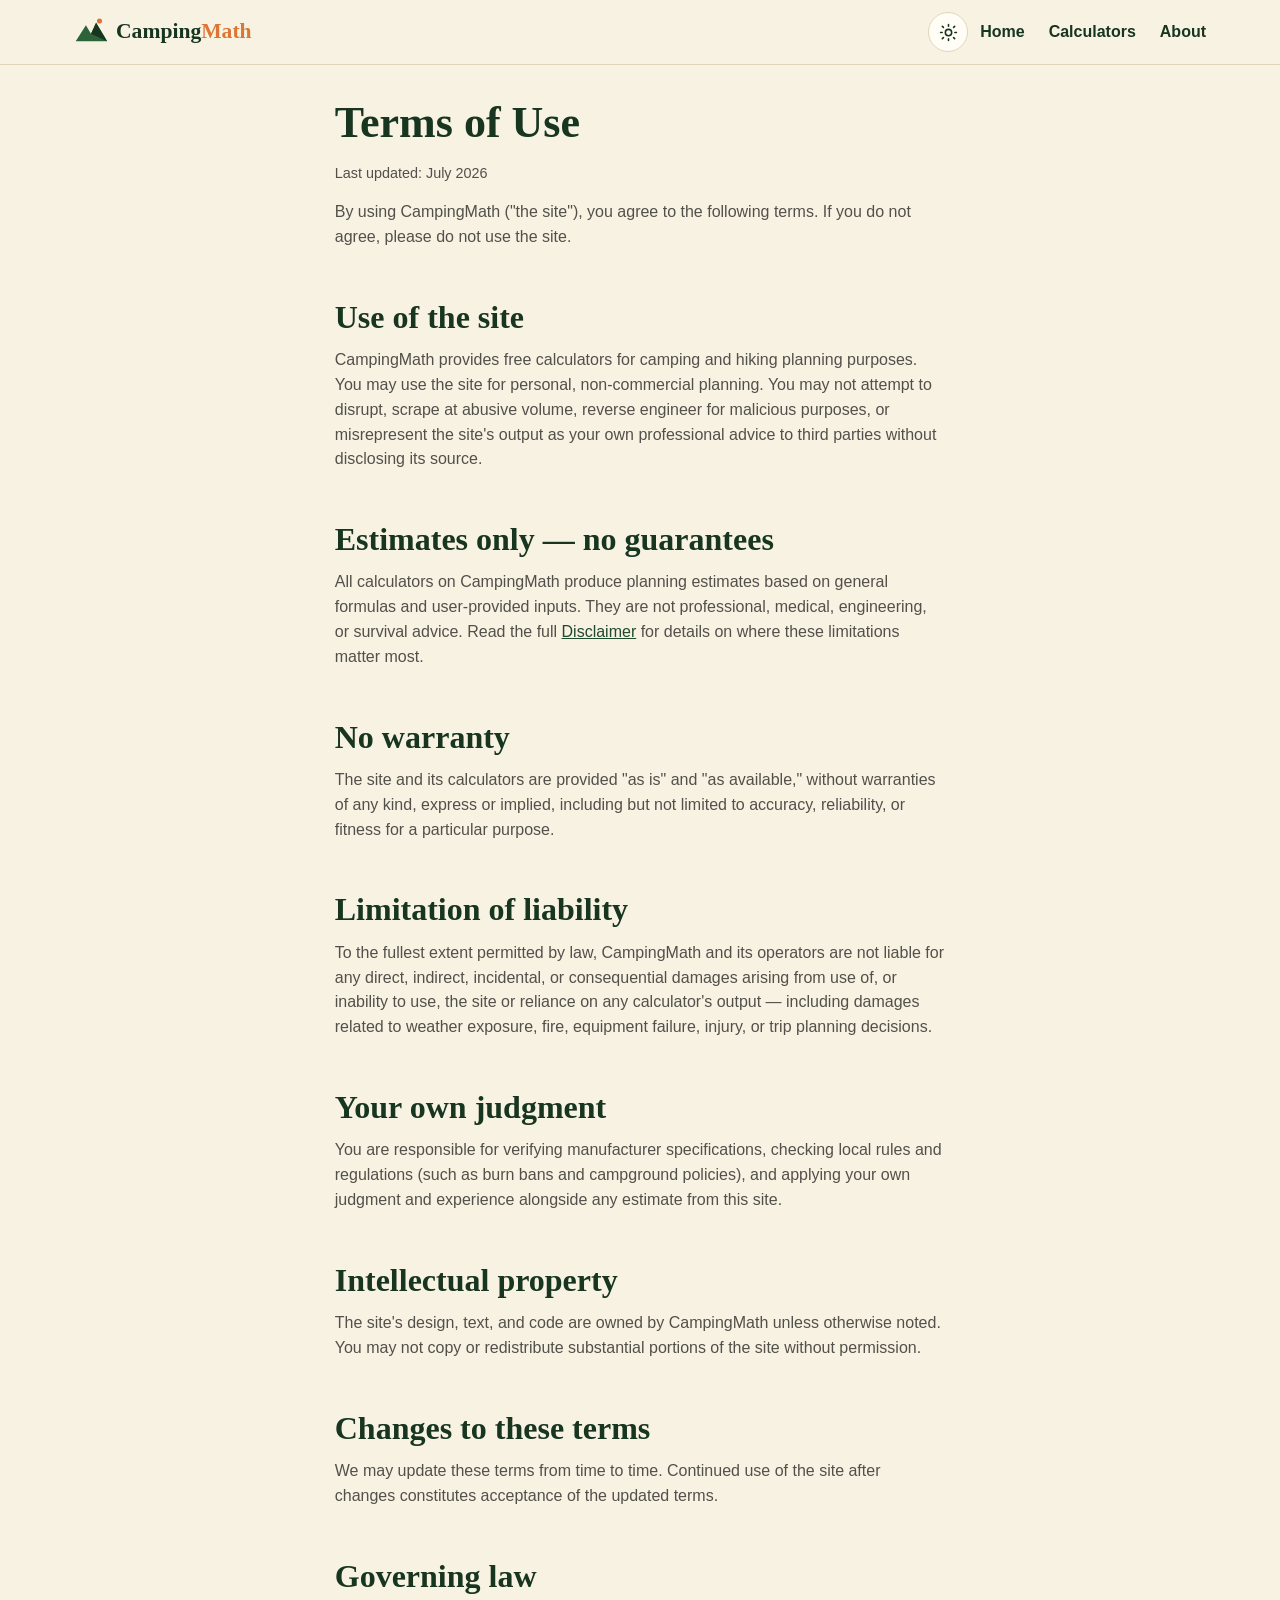
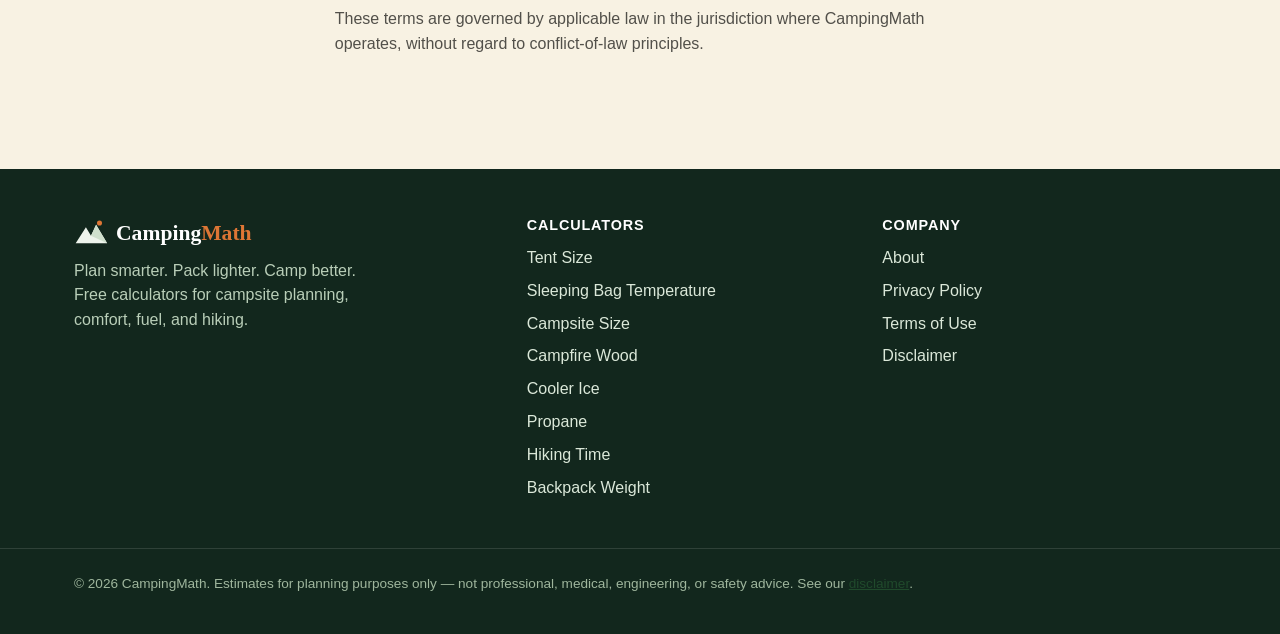
<file: terms-of-use.html>
<!doctype html>
<html lang="en">
<head>
<meta charset="UTF-8">
<meta name="viewport" content="width=device-width, initial-scale=1">
<!-- Google tag (gtag.js) -->
<script async src="https://www.googletagmanager.com/gtag/js?id=G-JSXPWZ4VCS"></script>
<script>
  window.dataLayer = window.dataLayer || [];
  function gtag(){ dataLayer.push(arguments); }
  gtag("js", new Date());
  gtag("config", "G-JSXPWZ4VCS");
</script>
<title>Terms of Use — CampingMath</title>
<meta name="description" content="Terms of use for CampingMath's free camping and hiking planning calculators, including acceptable use and limitation of liability.">
<link rel="canonical" href="https://campingmath.com/terms-of-use.html">
<meta property="og:type" content="website">
<meta property="og:site_name" content="CampingMath">
<meta property="og:title" content="Terms of Use — CampingMath">
<meta property="og:description" content="The terms that govern use of CampingMath's free planning calculators.">
<meta property="og:url" content="https://campingmath.com/terms-of-use.html">
<meta property="og:image" content="https://campingmath.com/images/og-image.png">
<meta name="twitter:card" content="summary_large_image">
<link rel="icon" href="/images/favicon.svg" type="image/svg+xml">
<script>
(function(){try{var t=localStorage.getItem("campingmath_theme");if(!t){t=(window.matchMedia&&window.matchMedia("(prefers-color-scheme: dark)").matches)?"dark":"light";}document.documentElement.setAttribute("data-theme",t);}catch(e){}})();
</script>
<link rel="stylesheet" href="/css/style.css">
</head>
<body>
<a class="skip-link" href="#main">Skip to main content</a>

<header class="site-header">
  <div class="container header-inner">
    <a href="/index.html" class="logo" aria-label="CampingMath home">
      <svg viewBox="0 0 40 40" aria-hidden="true"><path class="logo-mtn" d="M2 31 L14 12 L20 22 L26 9 L39 31 Z"/><path class="logo-mtn-shadow" d="M20 22 L26 9 L39 31 Z"/><circle class="logo-sun" cx="30" cy="7" r="3"/></svg>
      <span>Camping<span class="logo-accent">Math</span></span>
    </a>
    <div class="header-actions">
      <button class="theme-toggle" type="button" data-theme-toggle aria-label="Switch to dark mode" aria-pressed="false">
        <svg class="icon-sun" viewBox="0 0 24 24" fill="none" stroke="currentColor" stroke-width="2" stroke-linecap="round" aria-hidden="true"><circle cx="12" cy="12" r="4"></circle><path d="M12 2v2M12 20v2M4.2 4.2l1.4 1.4M18.4 18.4l1.4 1.4M2 12h2M20 12h2M4.2 19.8l1.4-1.4M18.4 5.6l1.4-1.4"></path></svg>
        <svg class="icon-moon" viewBox="0 0 24 24" fill="none" stroke="currentColor" stroke-width="2" stroke-linecap="round" stroke-linejoin="round" aria-hidden="true"><path d="M21 12.8A9 9 0 1 1 11.2 3a7 7 0 0 0 9.8 9.8Z"></path></svg>
      </button>
      <button class="nav-toggle" type="button" data-nav-toggle aria-expanded="false" aria-controls="primary-nav">
      <span class="visually-hidden">Menu</span>
      <svg viewBox="0 0 24 24" fill="none" stroke="currentColor" stroke-width="2" stroke-linecap="round" aria-hidden="true"><line x1="3" y1="6" x2="21" y2="6"/><line x1="3" y1="12" x2="21" y2="12"/><line x1="3" y1="18" x2="21" y2="18"/></svg>
    </button>
    <nav id="primary-nav" class="primary-nav" data-primary-nav aria-label="Primary">
      <ul>
        <li><a href="/index.html">Home</a></li>
        <li><a href="/index.html#calculators">Calculators</a></li>
        <li><a href="/about.html">About</a></li>
      </ul>
    </nav>
    </div>
  </div>
</header>

<main id="main">
  <section class="section calc-hero">
    <div class="container prose">
      <h1>Terms of Use</h1>
      <p class="update-date">Last updated: July 2026</p>

      <p>By using CampingMath ("the site"), you agree to the following terms. If you do not agree, please do not use the site.</p>

      <h2>Use of the site</h2>
      <p>CampingMath provides free calculators for camping and hiking planning purposes. You may use the site for personal, non-commercial planning. You may not attempt to disrupt, scrape at abusive volume, reverse engineer for malicious purposes, or misrepresent the site's output as your own professional advice to third parties without disclosing its source.</p>

      <h2>Estimates only — no guarantees</h2>
      <p>All calculators on CampingMath produce planning estimates based on general formulas and user-provided inputs. They are not professional, medical, engineering, or survival advice. Read the full <a href="/disclaimer.html">Disclaimer</a> for details on where these limitations matter most.</p>

      <h2>No warranty</h2>
      <p>The site and its calculators are provided "as is" and "as available," without warranties of any kind, express or implied, including but not limited to accuracy, reliability, or fitness for a particular purpose.</p>

      <h2>Limitation of liability</h2>
      <p>To the fullest extent permitted by law, CampingMath and its operators are not liable for any direct, indirect, incidental, or consequential damages arising from use of, or inability to use, the site or reliance on any calculator's output — including damages related to weather exposure, fire, equipment failure, injury, or trip planning decisions.</p>

      <h2>Your own judgment</h2>
      <p>You are responsible for verifying manufacturer specifications, checking local rules and regulations (such as burn bans and campground policies), and applying your own judgment and experience alongside any estimate from this site.</p>

      <h2>Intellectual property</h2>
      <p>The site's design, text, and code are owned by CampingMath unless otherwise noted. You may not copy or redistribute substantial portions of the site without permission.</p>

      <h2>Changes to these terms</h2>
      <p>We may update these terms from time to time. Continued use of the site after changes constitutes acceptance of the updated terms.</p>

      <h2>Governing law</h2>
      <p>These terms are governed by applicable law in the jurisdiction where CampingMath operates, without regard to conflict-of-law principles.</p>
    </div>
  </section>
</main>

<footer class="site-footer contour-tile">
  <div class="container footer-inner">
    <div class="footer-brand">
      <a href="/index.html" class="logo" aria-label="CampingMath home">
        <svg viewBox="0 0 40 40" aria-hidden="true"><path class="logo-mtn" d="M2 31 L14 12 L20 22 L26 9 L39 31 Z"/><path class="logo-mtn-shadow" d="M20 22 L26 9 L39 31 Z"/><circle class="logo-sun" cx="30" cy="7" r="3"/></svg>
        <span>Camping<span class="logo-accent">Math</span></span>
      </a>
      <p class="footer-tagline">Plan smarter. Pack lighter. Camp better. Free calculators for campsite planning, comfort, fuel, and hiking.</p>
    </div>
    <div class="footer-col">
      <h3>Calculators</h3>
      <ul>
        <li><a href="/calculators/tent-size.html">Tent Size</a></li>
        <li><a href="/calculators/sleeping-bag.html">Sleeping Bag Temperature</a></li>
        <li><a href="/calculators/campsite-size.html">Campsite Size</a></li>
        <li><a href="/calculators/campfire-wood.html">Campfire Wood</a></li>
        <li><a href="/calculators/cooler-ice.html">Cooler Ice</a></li>
        <li><a href="/calculators/propane.html">Propane</a></li>
        <li><a href="/calculators/hiking-time.html">Hiking Time</a></li>
        <li><a href="/calculators/backpack-weight.html">Backpack Weight</a></li>
      </ul>
    </div>
    <div class="footer-col">
      <h3>Company</h3>
      <ul>
        <li><a href="/about.html">About</a></li>
        <li><a href="/privacy-policy.html">Privacy Policy</a></li>
        <li><a href="/terms-of-use.html">Terms of Use</a></li>
        <li><a href="/disclaimer.html">Disclaimer</a></li>
      </ul>
    </div>
  </div>
  <div class="footer-bottom">
    <div class="container">
      <p>&copy; <span data-current-year></span> CampingMath. Estimates for planning purposes only — not professional, medical, engineering, or safety advice. See our <a href="/disclaimer.html">disclaimer</a>.</p>
    </div>
  </div>
</footer>

<script src="/js/shared.js"></script>
</body>
</html>
</file>
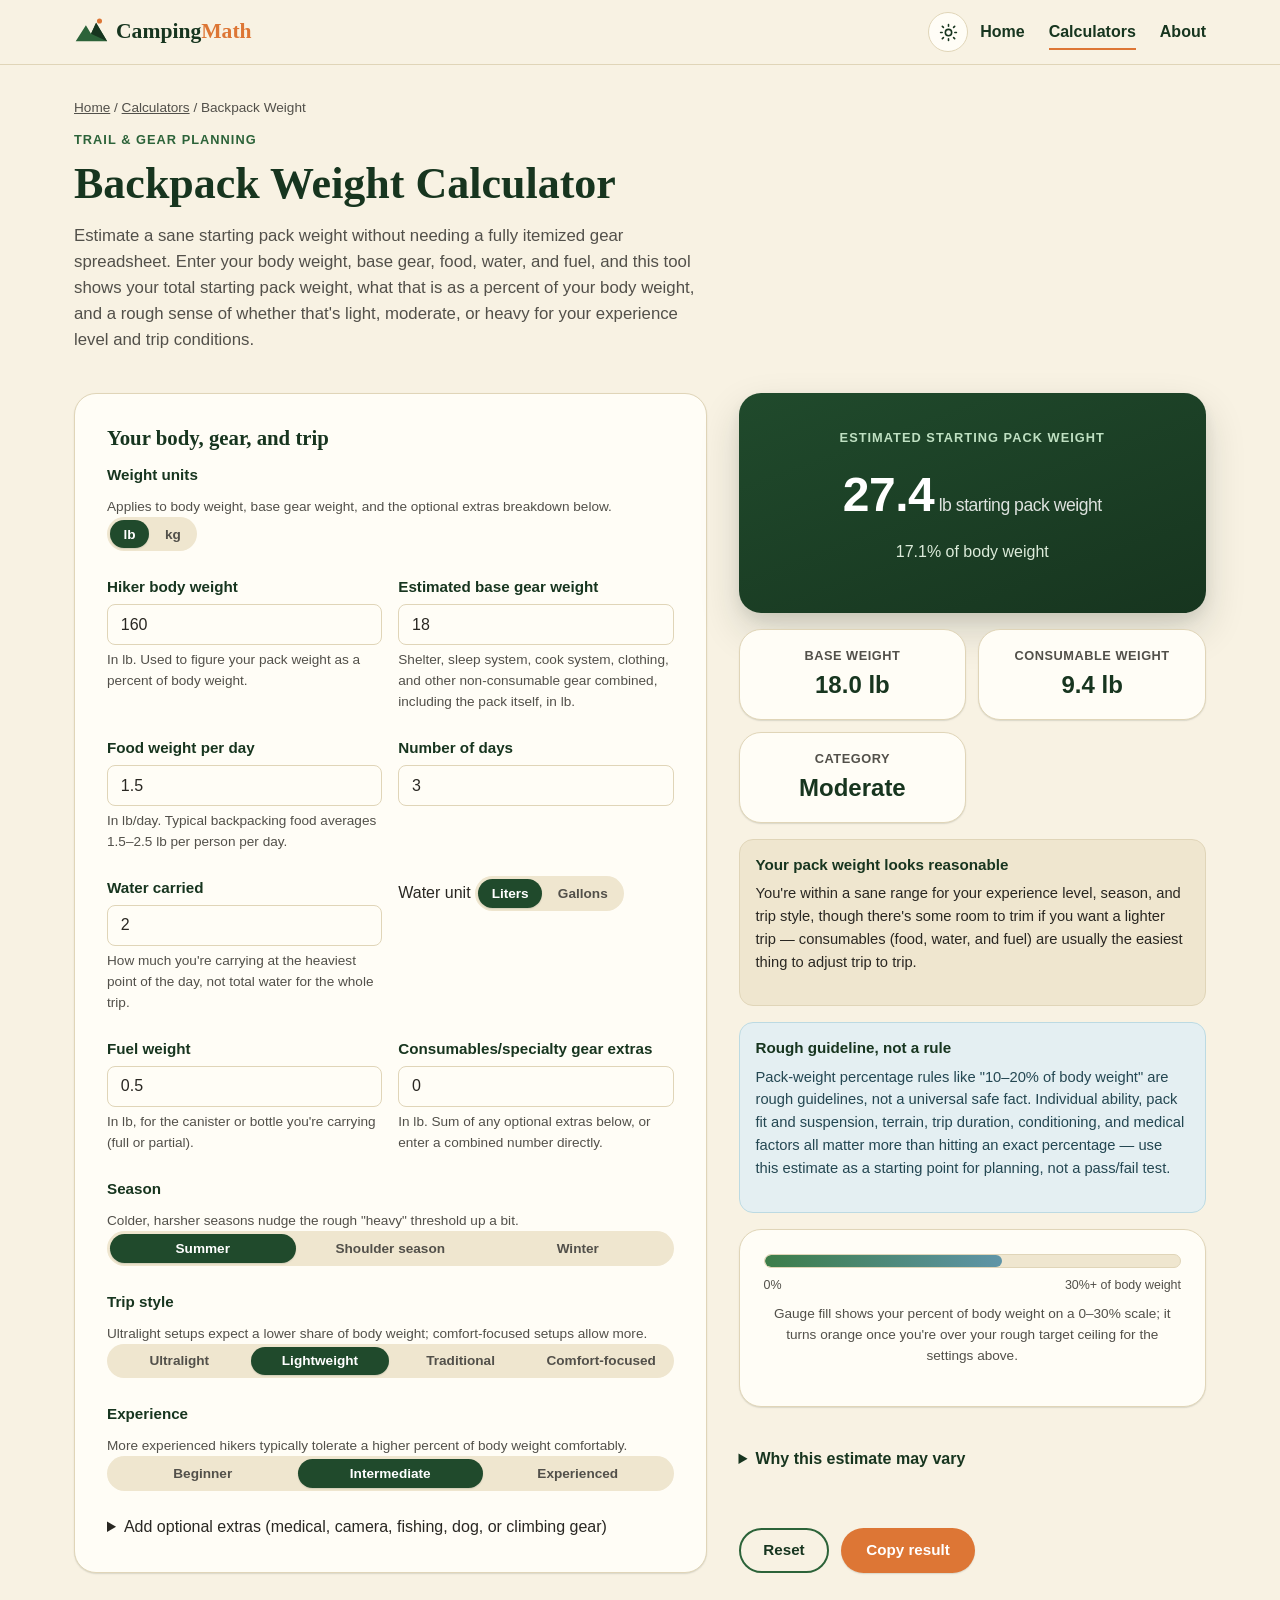
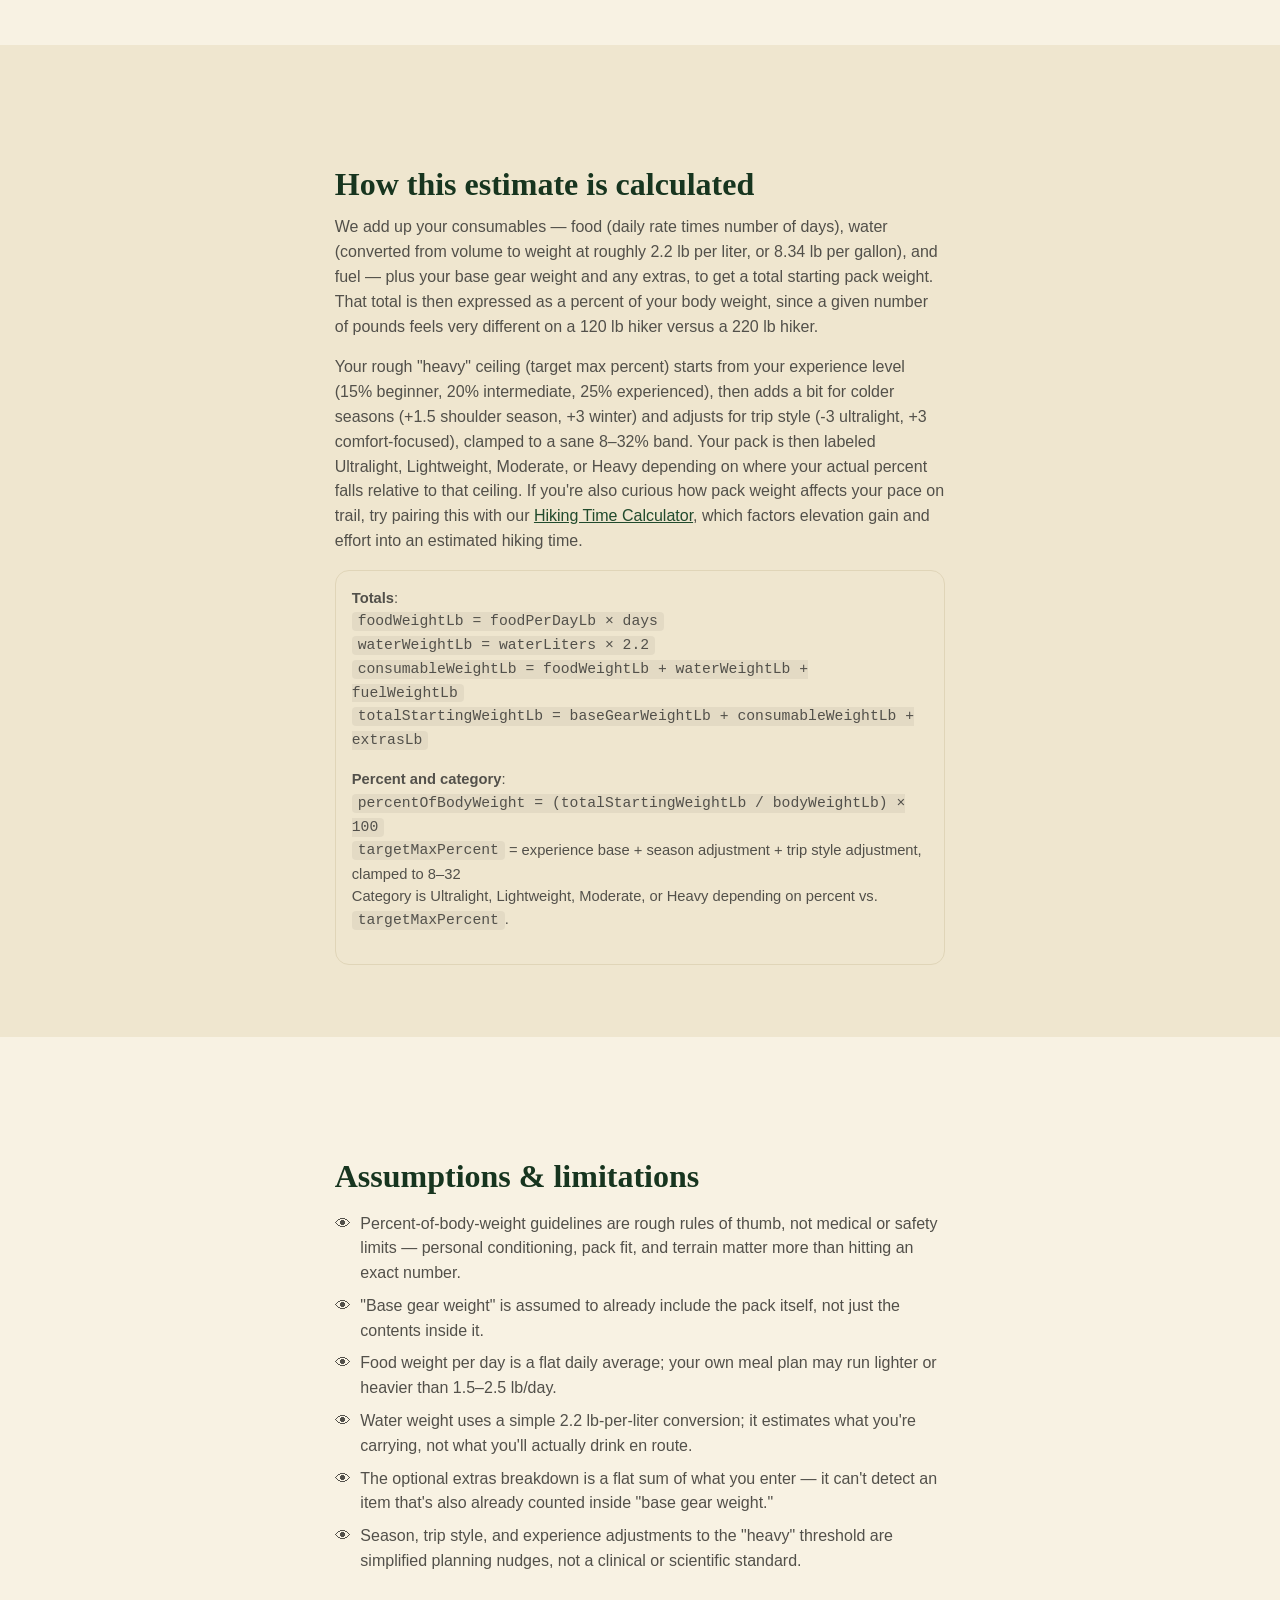
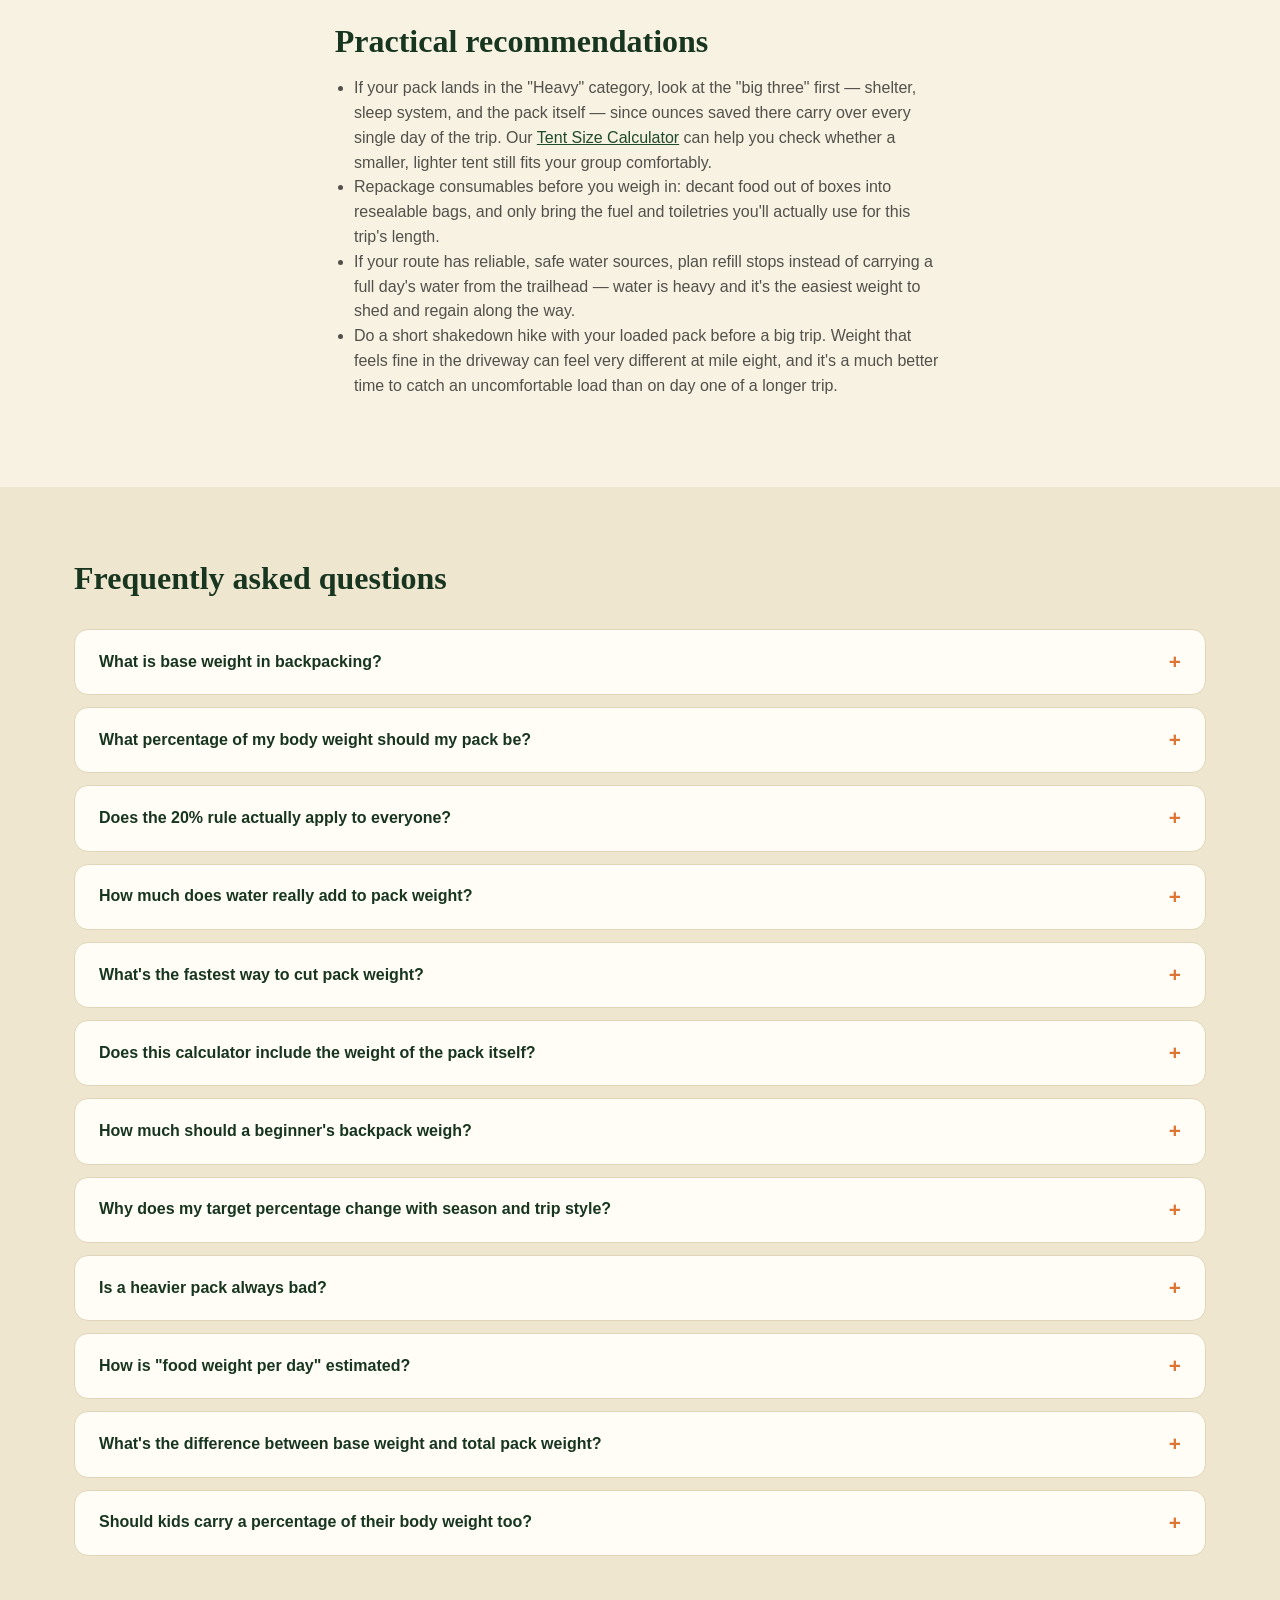
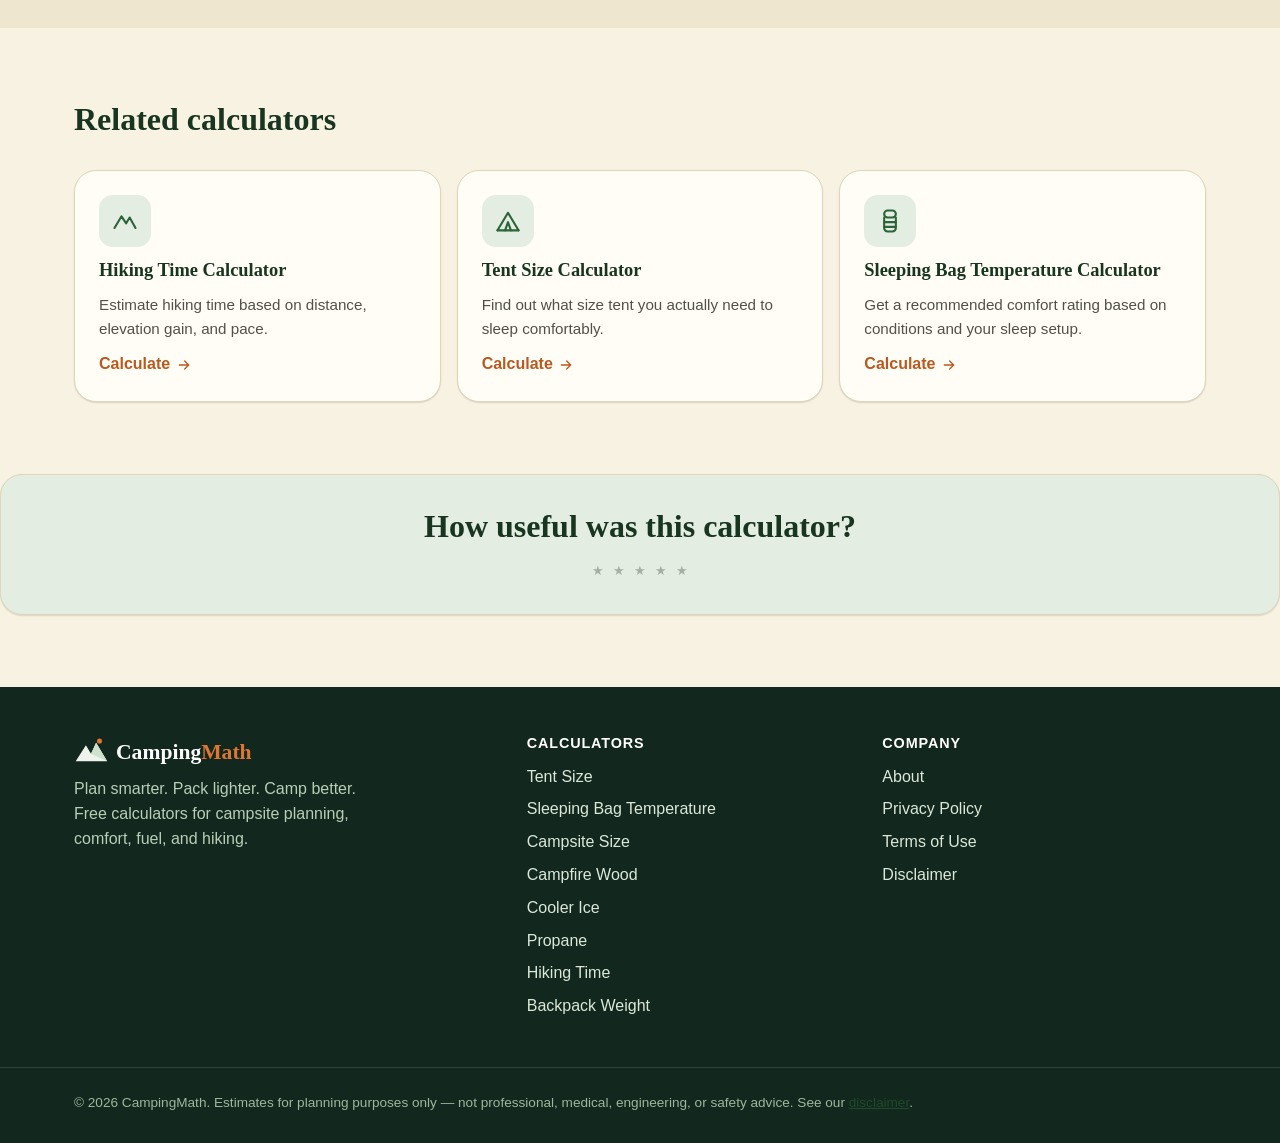
<file: calculators/backpack-weight.html>
<!doctype html>
<html lang="en">
<head>
<meta charset="UTF-8">
<meta name="viewport" content="width=device-width, initial-scale=1">
<!-- Google tag (gtag.js) -->
<script async src="https://www.googletagmanager.com/gtag/js?id=G-JSXPWZ4VCS"></script>
<script>
  window.dataLayer = window.dataLayer || [];
  function gtag(){ dataLayer.push(arguments); }
  gtag("js", new Date());
  gtag("config", "G-JSXPWZ4VCS");
</script>
<title>Backpack Weight Calculator — How Heavy Should My Pack Be? | CampingMath</title>
<meta name="description" content="Estimate a sane starting backpack weight and see it as a percent of your body weight, based on gear, food, water, fuel, season, and experience level.">
<link rel="canonical" href="https://campingmath.com/calculators/backpack-weight.html">
<meta property="og:type" content="website">
<meta property="og:site_name" content="CampingMath">
<meta property="og:title" content="Backpack Weight Calculator — How Heavy Should My Pack Be?">
<meta property="og:description" content="Estimate a sane starting backpack weight and see it as a percent of your body weight, based on gear, food, water, fuel, season, and experience level.">
<meta property="og:url" content="https://campingmath.com/calculators/backpack-weight.html">
<meta property="og:image" content="https://campingmath.com/images/og-image.png">
<meta name="twitter:card" content="summary_large_image">
<meta name="twitter:title" content="Backpack Weight Calculator — How Heavy Should My Pack Be?">
<meta name="twitter:description" content="Estimate a sane starting backpack weight and see it as a percent of your body weight, based on gear, food, water, fuel, season, and experience level.">
<link rel="icon" href="/images/favicon.svg" type="image/svg+xml">
<script>
(function(){try{var t=localStorage.getItem("campingmath_theme");if(!t){t=(window.matchMedia&&window.matchMedia("(prefers-color-scheme: dark)").matches)?"dark":"light";}document.documentElement.setAttribute("data-theme",t);}catch(e){}})();
</script>
<link rel="stylesheet" href="/css/style.css">
</head>
<body>
<a class="skip-link" href="#main">Skip to main content</a>

<header class="site-header">
  <div class="container header-inner">
    <a href="/index.html" class="logo" aria-label="CampingMath home">
      <svg viewBox="0 0 40 40" aria-hidden="true"><path class="logo-mtn" d="M2 31 L14 12 L20 22 L26 9 L39 31 Z"/><path class="logo-mtn-shadow" d="M20 22 L26 9 L39 31 Z"/><circle class="logo-sun" cx="30" cy="7" r="3"/></svg>
      <span>Camping<span class="logo-accent">Math</span></span>
    </a>
    <div class="header-actions">
      <button class="theme-toggle" type="button" data-theme-toggle aria-label="Switch to dark mode" aria-pressed="false">
        <svg class="icon-sun" viewBox="0 0 24 24" fill="none" stroke="currentColor" stroke-width="2" stroke-linecap="round" aria-hidden="true"><circle cx="12" cy="12" r="4"></circle><path d="M12 2v2M12 20v2M4.2 4.2l1.4 1.4M18.4 18.4l1.4 1.4M2 12h2M20 12h2M4.2 19.8l1.4-1.4M18.4 5.6l1.4-1.4"></path></svg>
        <svg class="icon-moon" viewBox="0 0 24 24" fill="none" stroke="currentColor" stroke-width="2" stroke-linecap="round" stroke-linejoin="round" aria-hidden="true"><path d="M21 12.8A9 9 0 1 1 11.2 3a7 7 0 0 0 9.8 9.8Z"></path></svg>
      </button>
      <button class="nav-toggle" type="button" data-nav-toggle aria-expanded="false" aria-controls="primary-nav">
      <span class="visually-hidden">Menu</span>
      <svg viewBox="0 0 24 24" fill="none" stroke="currentColor" stroke-width="2" stroke-linecap="round" aria-hidden="true"><line x1="3" y1="6" x2="21" y2="6"/><line x1="3" y1="12" x2="21" y2="12"/><line x1="3" y1="18" x2="21" y2="18"/></svg>
    </button>
    <nav id="primary-nav" class="primary-nav" data-primary-nav aria-label="Primary">
      <ul>
        <li><a href="/index.html">Home</a></li>
        <li><a href="/index.html#calculators" aria-current="page">Calculators</a></li>
        <li><a href="/about.html">About</a></li>
      </ul>
    </nav>
    </div>
  </div>
</header>

<main id="main">

  <section class="calc-hero">
    <div class="container">
      <p class="breadcrumbs"><a href="/index.html">Home</a> / <a href="/index.html#calculators">Calculators</a> / Backpack Weight</p>
      <span class="eyebrow">Trail &amp; Gear Planning</span>
      <h1>Backpack Weight Calculator</h1>
      <p class="calc-intro">Estimate a sane starting pack weight without needing a fully itemized gear spreadsheet. Enter your body weight, base gear, food, water, and fuel, and this tool shows your total starting pack weight, what that is as a percent of your body weight, and a rough sense of whether that's light, moderate, or heavy for your experience level and trip conditions.</p>
    </div>
  </section>

  <section class="section" style="padding-top: 0;">
    <div class="container">
      <div class="calc-layout">

        <div class="card calc-form-card">
          <h2>Your body, gear, and trip</h2>
          <form id="bpw-form" novalidate>

            <fieldset class="field">
              <legend>Weight units</legend>
              <span class="help">Applies to body weight, base gear weight, and the optional extras breakdown below.</span>
              <div class="unit-toggle" data-segmented id="bpw-weight-unit" role="group" aria-label="Weight units">
                <button type="button" data-value="lb" aria-pressed="true">lb</button>
                <button type="button" data-value="kg" aria-pressed="false">kg</button>
              </div>
            </fieldset>

            <div class="field-row">
              <div class="field" data-field>
                <label for="bpw-body-weight">Hiker body weight</label>
                <input type="number" id="bpw-body-weight" name="bodyWeight" value="160" min="20" max="500" step="1" inputmode="decimal">
                <span class="help">In <span data-weight-unit-text>lb</span>. Used to figure your pack weight as a percent of body weight.</span>
                <span class="error-msg" data-error></span>
              </div>
              <div class="field" data-field>
                <label for="bpw-gear-weight">Estimated base gear weight</label>
                <input type="number" id="bpw-gear-weight" name="gearWeight" value="18" min="0" max="150" step="0.5" inputmode="decimal">
                <span class="help">Shelter, sleep system, cook system, clothing, and other non-consumable gear combined, including the pack itself, in <span data-weight-unit-text>lb</span>.</span>
                <span class="error-msg" data-error></span>
              </div>
            </div>

            <div class="field-row">
              <div class="field" data-field>
                <label for="bpw-food-per-day">Food weight per day</label>
                <input type="number" id="bpw-food-per-day" name="foodPerDay" value="1.5" min="0" max="10" step="0.1" inputmode="decimal">
                <span class="help">In lb/day. Typical backpacking food averages 1.5–2.5 lb per person per day.</span>
                <span class="error-msg" data-error></span>
              </div>
              <div class="field" data-field>
                <label for="bpw-days">Number of days</label>
                <input type="number" id="bpw-days" name="days" value="3" min="0" max="30" step="1" inputmode="numeric">
                <span class="error-msg" data-error></span>
              </div>
            </div>

            <div class="field-row">
              <div class="field" data-field>
                <label for="bpw-water">Water carried</label>
                <input type="number" id="bpw-water" name="water" value="2" min="0" max="20" step="0.1" inputmode="decimal">
                <span class="help">How much you're carrying at the heaviest point of the day, not total water for the whole trip.</span>
                <span class="error-msg" data-error></span>
              </div>
              <div class="field">
                <span id="bpw-water-unit-legend">Water unit</span>
                <div class="unit-toggle" data-segmented id="bpw-water-unit" role="group" aria-labelledby="bpw-water-unit-legend">
                  <button type="button" data-value="liters" aria-pressed="true">Liters</button>
                  <button type="button" data-value="gallons" aria-pressed="false">Gallons</button>
                </div>
              </div>
            </div>

            <div class="field-row">
              <div class="field" data-field>
                <label for="bpw-fuel">Fuel weight</label>
                <input type="number" id="bpw-fuel" name="fuel" value="0.5" min="0" max="20" step="0.1" inputmode="decimal">
                <span class="help">In lb, for the canister or bottle you're carrying (full or partial).</span>
                <span class="error-msg" data-error></span>
              </div>
              <div class="field" data-field>
                <label for="bpw-extras">Consumables/specialty gear extras</label>
                <input type="number" id="bpw-extras" name="extras" value="0" min="0" max="100" step="0.1" inputmode="decimal">
                <span class="help">In lb. Sum of any optional extras below, or enter a combined number directly.</span>
                <span class="error-msg" data-error></span>
              </div>
            </div>

            <fieldset class="field">
              <legend>Season</legend>
              <span class="help">Colder, harsher seasons nudge the rough "heavy" threshold up a bit.</span>
              <div class="segmented" data-segmented id="bpw-season" role="group" aria-label="Season">
                <button type="button" data-value="summer" aria-pressed="true">Summer</button>
                <button type="button" data-value="shoulder" aria-pressed="false">Shoulder season</button>
                <button type="button" data-value="winter" aria-pressed="false">Winter</button>
              </div>
            </fieldset>

            <fieldset class="field">
              <legend>Trip style</legend>
              <span class="help">Ultralight setups expect a lower share of body weight; comfort-focused setups allow more.</span>
              <div class="segmented" data-segmented id="bpw-trip-style" role="group" aria-label="Trip style">
                <button type="button" data-value="ultralight" aria-pressed="false">Ultralight</button>
                <button type="button" data-value="lightweight" aria-pressed="true">Lightweight</button>
                <button type="button" data-value="traditional" aria-pressed="false">Traditional</button>
                <button type="button" data-value="comfort_focused" aria-pressed="false">Comfort-focused</button>
              </div>
            </fieldset>

            <fieldset class="field">
              <legend>Experience</legend>
              <span class="help">More experienced hikers typically tolerate a higher percent of body weight comfortably.</span>
              <div class="segmented" data-segmented id="bpw-experience" role="group" aria-label="Experience level">
                <button type="button" data-value="beginner" aria-pressed="false">Beginner</button>
                <button type="button" data-value="intermediate" aria-pressed="true">Intermediate</button>
                <button type="button" data-value="experienced" aria-pressed="false">Experienced</button>
              </div>
            </fieldset>

            <details>
              <summary>Add optional extras (medical, camera, fishing, dog, or climbing gear)</summary>
              <div class="field-row cols-3" style="margin-top: var(--space-4);">
                <div class="field" data-field>
                  <label for="bpw-medical">Medical gear</label>
                  <input type="number" id="bpw-medical" name="medical" value="0" min="0" max="50" step="0.1" inputmode="decimal">
                  <span class="help">In <span data-weight-unit-text>lb</span>.</span>
                  <span class="error-msg" data-error></span>
                </div>
                <div class="field" data-field>
                  <label for="bpw-camera">Camera gear</label>
                  <input type="number" id="bpw-camera" name="camera" value="0" min="0" max="50" step="0.1" inputmode="decimal">
                  <span class="help">In <span data-weight-unit-text>lb</span>.</span>
                  <span class="error-msg" data-error></span>
                </div>
                <div class="field" data-field>
                  <label for="bpw-fishing">Fishing gear</label>
                  <input type="number" id="bpw-fishing" name="fishing" value="0" min="0" max="50" step="0.1" inputmode="decimal">
                  <span class="help">In <span data-weight-unit-text>lb</span>.</span>
                  <span class="error-msg" data-error></span>
                </div>
              </div>
              <div class="field-row">
                <div class="field" data-field>
                  <label for="bpw-dog">Dog gear</label>
                  <input type="number" id="bpw-dog" name="dog" value="0" min="0" max="50" step="0.1" inputmode="decimal">
                  <span class="help">In <span data-weight-unit-text>lb</span>.</span>
                  <span class="error-msg" data-error></span>
                </div>
                <div class="field" data-field>
                  <label for="bpw-climbing">Climbing gear</label>
                  <input type="number" id="bpw-climbing" name="climbing" value="0" min="0" max="50" step="0.1" inputmode="decimal">
                  <span class="help">In <span data-weight-unit-text>lb</span>.</span>
                  <span class="error-msg" data-error></span>
                </div>
              </div>
              <p class="help">When any extra above is greater than zero, it replaces the combined "consumables/specialty gear extras" field above with the sum of these entries.</p>
            </details>

          </form>
        </div>

        <div class="results-panel">

          <div class="card result-primary">
            <span class="eyebrow">Estimated starting pack weight</span>
            <p class="result-value"><span id="bpw-total-value" data-raw-value="0">0</span><span class="result-unit"> lb starting pack weight</span></p>
            <p class="result-sub" id="bpw-percent-sub">0% of body weight</p>
          </div>

          <div class="result-grid">
            <div class="card result-card">
              <div class="label">Base weight</div>
              <div class="value"><span id="bpw-base-value">0.0</span> lb</div>
            </div>
            <div class="card result-card">
              <div class="label">Consumable weight</div>
              <div class="value"><span id="bpw-consumable-value">0.0</span> lb</div>
            </div>
            <div class="card result-card">
              <div class="label">Category</div>
              <div class="value" id="bpw-category-value">Moderate</div>
            </div>
            <div class="card result-card" id="bpw-reduction-card" hidden>
              <div class="label">Suggested reduction target</div>
              <div class="value"><span id="bpw-reduction-value">0.0</span> lb</div>
            </div>
          </div>

          <div class="callout" id="bpw-recommendation">
            <h4 id="bpw-recommendation-title">Your pack weight looks reasonable</h4>
            <p id="bpw-recommendation-text">Fill in the form to see tailored suggestions here.</p>
          </div>

          <div class="callout callout-info">
            <h4>Rough guideline, not a rule</h4>
            <p>Pack-weight percentage rules like "10–20% of body weight" are rough guidelines, not a universal safe fact. Individual ability, pack fit and suspension, terrain, trip duration, conditioning, and medical factors all matter more than hitting an exact percentage — use this estimate as a starting point for planning, not a pass/fail test.</p>
          </div>

          <div class="card diagram-card">
            <div class="gauge" role="img" aria-label="Percent of body weight compared with your rough target ceiling">
              <div class="gauge-track" role="progressbar" aria-valuemin="0" aria-valuemax="100" aria-valuenow="0">
                <div class="gauge-fill" id="bpw-gauge-fill"></div>
              </div>
              <div class="gauge-labels">
                <span>0%</span>
                <span>30%+ of body weight</span>
              </div>
            </div>
            <p style="font-size: 0.85rem; color: var(--text-muted); margin-top: var(--space-2);">Gauge fill shows your percent of body weight on a 0–30% scale; it turns orange once you're over your rough target ceiling for the settings above.</p>
          </div>

          <details class="why-vary">
            <summary>Why this estimate may vary</summary>
            <p>This estimate is only as accurate as the numbers you enter — weighing gear on a kitchen or luggage scale beats guessing. We assume "base gear weight" already includes the pack itself; if you weighed your gear without the empty pack, your real total will run a bit higher than shown here. Finally, two packs at the exact same weight can feel very different on the trail depending on how the load is distributed and how well the pack's frame and hip belt actually fit your body, which this calculator has no way to measure.</p>
          </details>

          <div class="form-actions">
            <button type="button" class="btn btn-outline" id="bpw-reset">Reset</button>
            <button type="button" class="btn btn-primary" id="bpw-copy">Copy result</button>
          </div>

        </div>
      </div>
    </div>
  </section>

  <section class="section section-alt">
    <div class="container prose">
      <h2>How this estimate is calculated</h2>
      <p>We add up your consumables — food (daily rate times number of days), water (converted from volume to weight at roughly 2.2 lb per liter, or 8.34 lb per gallon), and fuel — plus your base gear weight and any extras, to get a total starting pack weight. That total is then expressed as a percent of your body weight, since a given number of pounds feels very different on a 120 lb hiker versus a 220 lb hiker.</p>
      <p>Your rough "heavy" ceiling (target max percent) starts from your experience level (15% beginner, 20% intermediate, 25% experienced), then adds a bit for colder seasons (+1.5 shoulder season, +3 winter) and adjusts for trip style (-3 ultralight, +3 comfort-focused), clamped to a sane 8–32% band. Your pack is then labeled Ultralight, Lightweight, Moderate, or Heavy depending on where your actual percent falls relative to that ceiling. If you're also curious how pack weight affects your pace on trail, try pairing this with our <a href="/calculators/hiking-time.html">Hiking Time Calculator</a>, which factors elevation gain and effort into an estimated hiking time.</p>
      <div class="formula-box">
        <p><strong>Totals</strong>:<br>
        <code>foodWeightLb = foodPerDayLb × days</code><br>
        <code>waterWeightLb = waterLiters × 2.2</code><br>
        <code>consumableWeightLb = foodWeightLb + waterWeightLb + fuelWeightLb</code><br>
        <code>totalStartingWeightLb = baseGearWeightLb + consumableWeightLb + extrasLb</code></p>
        <p><strong>Percent and category</strong>:<br>
        <code>percentOfBodyWeight = (totalStartingWeightLb / bodyWeightLb) × 100</code><br>
        <code>targetMaxPercent</code> = experience base + season adjustment + trip style adjustment, clamped to 8–32<br>
        Category is Ultralight, Lightweight, Moderate, or Heavy depending on percent vs. <code>targetMaxPercent</code>.</p>
      </div>
    </div>
  </section>

  <section class="section">
    <div class="container prose">
      <h2>Assumptions &amp; limitations</h2>
      <ul class="assumption-list">
        <li>Percent-of-body-weight guidelines are rough rules of thumb, not medical or safety limits — personal conditioning, pack fit, and terrain matter more than hitting an exact number.</li>
        <li>"Base gear weight" is assumed to already include the pack itself, not just the contents inside it.</li>
        <li>Food weight per day is a flat daily average; your own meal plan may run lighter or heavier than 1.5–2.5 lb/day.</li>
        <li>Water weight uses a simple 2.2 lb-per-liter conversion; it estimates what you're carrying, not what you'll actually drink en route.</li>
        <li>The optional extras breakdown is a flat sum of what you enter — it can't detect an item that's also already counted inside "base gear weight."</li>
        <li>Season, trip style, and experience adjustments to the "heavy" threshold are simplified planning nudges, not a clinical or scientific standard.</li>
      </ul>

      <h2>Practical recommendations</h2>
      <ul>
        <li>If your pack lands in the "Heavy" category, look at the "big three" first — shelter, sleep system, and the pack itself — since ounces saved there carry over every single day of the trip. Our <a href="/calculators/tent-size.html">Tent Size Calculator</a> can help you check whether a smaller, lighter tent still fits your group comfortably.</li>
        <li>Repackage consumables before you weigh in: decant food out of boxes into resealable bags, and only bring the fuel and toiletries you'll actually use for this trip's length.</li>
        <li>If your route has reliable, safe water sources, plan refill stops instead of carrying a full day's water from the trailhead — water is heavy and it's the easiest weight to shed and regain along the way.</li>
        <li>Do a short shakedown hike with your loaded pack before a big trip. Weight that feels fine in the driveway can feel very different at mile eight, and it's a much better time to catch an uncomfortable load than on day one of a longer trip.</li>
      </ul>
    </div>
  </section>

  <section class="section section-alt">
    <div class="container">
      <div class="section-head">
        <h2>Frequently asked questions</h2>
      </div>
      <div class="faq-list">
        <details class="faq-item">
          <summary>What is base weight in backpacking?</summary>
          <p class="faq-answer">Base weight is the weight of your pack and gear excluding consumables like food, water, and fuel that get used up and lightened over the trip. In this calculator, "base gear weight" is assumed to already include the pack itself.</p>
        </details>
        <details class="faq-item">
          <summary>What percentage of my body weight should my pack be?</summary>
          <p class="faq-answer">A commonly cited rough range is about 10-20% of body weight for most backpackers, with beginners often more comfortable near the lower end and experienced hikers tolerating somewhat more. This calculator adjusts that rough ceiling for your experience, season, and trip style rather than using one fixed number.</p>
        </details>
        <details class="faq-item">
          <summary>Does the 20% rule actually apply to everyone?</summary>
          <p class="faq-answer">No. It's a widely repeated rough guideline, not a universal safe fact. Individual fitness, pack fit and suspension, terrain, trip duration, conditioning, and any medical conditions all affect what's actually reasonable for a given person far more than hitting one exact percentage.</p>
        </details>
        <details class="faq-item">
          <summary>How much does water really add to pack weight?</summary>
          <p class="faq-answer">A lot — roughly 2.2 lb per liter (8.34 lb per gallon). Carrying just 3 liters adds about 6.6 lb, which is often more than an entire day's food. That's why planning realistic refill stops can matter more for pack weight than almost any gear swap.</p>
        </details>
        <details class="faq-item">
          <summary>What's the fastest way to cut pack weight?</summary>
          <p class="faq-answer">Start with the "big three" — shelter, sleep system, and the pack itself — since they're usually the heaviest individual items and small upgrades there add up fast. After that, repackaging consumables (food, fuel, toiletries) and carrying only the water you need until the next reliable source are the next-highest-leverage changes.</p>
        </details>
        <details class="faq-item">
          <summary>Does this calculator include the weight of the pack itself?</summary>
          <p class="faq-answer">Yes, but only if you do — this tool assumes the "base gear weight" you enter already includes the empty pack's weight. If you weighed your gear without the pack, add the pack's weight into that field, or your total will read lower than reality.</p>
        </details>
        <details class="faq-item">
          <summary>How much should a beginner's backpack weigh?</summary>
          <p class="faq-answer">This calculator uses a rougher 15% of body weight as a starting ceiling for beginners before flagging a pack as "heavy," a bit lower than the ceilings used for intermediate or experienced hikers. New backpackers generally do better starting lighter while they build conditioning and pack-fitting experience.</p>
        </details>
        <details class="faq-item">
          <summary>Why does my target percentage change with season and trip style?</summary>
          <p class="faq-answer">Winter and shoulder-season trips typically require bulkier insulation, a warmer sleep system, and more layers, so this calculator nudges the rough "heavy" ceiling up slightly for those seasons. Trip style works the same way — ultralight setups expect a lower percentage of body weight, while comfort-focused setups intentionally allow more.</p>
        </details>
        <details class="faq-item">
          <summary>Is a heavier pack always bad?</summary>
          <p class="faq-answer">Not necessarily. An experienced, well-conditioned hiker with a well-fitted pack can often carry a higher percentage of body weight comfortably than a beginner with an ill-fitting pack at a lower weight. Comfort, fit, and conditioning matter as much as the raw number.</p>
        </details>
        <details class="faq-item">
          <summary>How is "food weight per day" estimated?</summary>
          <p class="faq-answer">This calculator uses a flat daily rate (default 1.5 lb/day) multiplied by your number of days. Typical backpacking food averages roughly 1.5-2.5 lb per person per day depending on calorie density and how much fresh (versus dehydrated) food you're carrying.</p>
        </details>
        <details class="faq-item">
          <summary>What's the difference between base weight and total pack weight?</summary>
          <p class="faq-answer">Base weight is your non-consumable gear (shelter, sleep system, cook system, clothing, and the pack itself). Total starting pack weight adds consumables on top — food, water, and fuel — which is naturally at its heaviest on day one and gets lighter as you eat, drink, and burn fuel.</p>
        </details>
        <details class="faq-item">
          <summary>Should kids carry a percentage of their body weight too?</summary>
          <p class="faq-answer">This calculator is built around adult hikers and doesn't model children specifically. If you're planning a kid's pack, most guidance suggests starting well below adult percentages and adjusting heavily based on the individual child's age, fitness, and comfort rather than any fixed formula.</p>
        </details>
      </div>
    </div>
  </section>

  <section class="section">
    <div class="container">
      <div class="section-head">
        <h2>Related calculators</h2>
      </div>
      <div class="related-grid">
        <a class="card calc-card" href="/calculators/hiking-time.html">
          <div class="icon-badge"><svg viewBox="0 0 24 24" fill="none" stroke="currentColor" stroke-width="1.8" stroke-linecap="round" stroke-linejoin="round" aria-hidden="true"><path d="M3 18 L9 8 L13 14 L16 9 L21 18"/></svg></div>
          <h3>Hiking Time Calculator</h3>
          <p>Estimate hiking time based on distance, elevation gain, and pace.</p>
          <span class="card-cta">Calculate <svg viewBox="0 0 24 24" fill="none" stroke="currentColor" stroke-width="2" stroke-linecap="round" aria-hidden="true"><path d="M5 12h14M13 6l6 6-6 6"/></svg></span>
        </a>
        <a class="card calc-card" href="/calculators/tent-size.html">
          <div class="icon-badge"><svg viewBox="0 0 24 24" fill="none" stroke="currentColor" stroke-width="1.8" stroke-linecap="round" stroke-linejoin="round" aria-hidden="true"><path d="M3 20 L12 5 L21 20"/><path d="M9.5 20 L12 13 L14.5 20"/><path d="M3 20 H21"/></svg></div>
          <h3>Tent Size Calculator</h3>
          <p>Find out what size tent you actually need to sleep comfortably.</p>
          <span class="card-cta">Calculate <svg viewBox="0 0 24 24" fill="none" stroke="currentColor" stroke-width="2" stroke-linecap="round" aria-hidden="true"><path d="M5 12h14M13 6l6 6-6 6"/></svg></span>
        </a>
        <a class="card calc-card" href="/calculators/sleeping-bag.html">
          <div class="icon-badge"><svg viewBox="0 0 24 24" fill="none" stroke="currentColor" stroke-width="1.8" stroke-linecap="round" stroke-linejoin="round" aria-hidden="true"><rect x="7" y="3" width="10" height="6" rx="3"/><path d="M7 9 v9a3 3 0 0 0 3 3h4a3 3 0 0 0 3-3V9"/><path d="M7 13 h10 M7 17 h10"/></svg></div>
          <h3>Sleeping Bag Temperature Calculator</h3>
          <p>Get a recommended comfort rating based on conditions and your sleep setup.</p>
          <span class="card-cta">Calculate <svg viewBox="0 0 24 24" fill="none" stroke="currentColor" stroke-width="2" stroke-linecap="round" aria-hidden="true"><path d="M5 12h14M13 6l6 6-6 6"/></svg></span>
        </a>
      </div>
    </div>
  </section>

  <section class="card rating-widget" data-rating="backpack-weight">
    <h2 class="rating-title">How useful was this calculator?</h2>
    <div class="stars" role="radiogroup" aria-label="Star rating">
      <button type="button" class="star" data-value="1" aria-label="1 star">&#9733;</button>
      <button type="button" class="star" data-value="2" aria-label="2 stars">&#9733;</button>
      <button type="button" class="star" data-value="3" aria-label="3 stars">&#9733;</button>
      <button type="button" class="star" data-value="4" aria-label="4 stars">&#9733;</button>
      <button type="button" class="star" data-value="5" aria-label="5 stars">&#9733;</button>
    </div>
    <p class="rating-thanks" hidden>Thanks for your feedback!</p>
  </section>

</main>

<footer class="site-footer contour-tile">
  <div class="container footer-inner">
    <div class="footer-brand">
      <a href="/index.html" class="logo" aria-label="CampingMath home">
        <svg viewBox="0 0 40 40" aria-hidden="true"><path class="logo-mtn" d="M2 31 L14 12 L20 22 L26 9 L39 31 Z"/><path class="logo-mtn-shadow" d="M20 22 L26 9 L39 31 Z"/><circle class="logo-sun" cx="30" cy="7" r="3"/></svg>
        <span>Camping<span class="logo-accent">Math</span></span>
      </a>
      <p class="footer-tagline">Plan smarter. Pack lighter. Camp better. Free calculators for campsite planning, comfort, fuel, and hiking.</p>
    </div>
    <div class="footer-col">
      <h3>Calculators</h3>
      <ul>
        <li><a href="/calculators/tent-size.html">Tent Size</a></li>
        <li><a href="/calculators/sleeping-bag.html">Sleeping Bag Temperature</a></li>
        <li><a href="/calculators/campsite-size.html">Campsite Size</a></li>
        <li><a href="/calculators/campfire-wood.html">Campfire Wood</a></li>
        <li><a href="/calculators/cooler-ice.html">Cooler Ice</a></li>
        <li><a href="/calculators/propane.html">Propane</a></li>
        <li><a href="/calculators/hiking-time.html">Hiking Time</a></li>
        <li><a href="/calculators/backpack-weight.html">Backpack Weight</a></li>
      </ul>
    </div>
    <div class="footer-col">
      <h3>Company</h3>
      <ul>
        <li><a href="/about.html">About</a></li>
        <li><a href="/privacy-policy.html">Privacy Policy</a></li>
        <li><a href="/terms-of-use.html">Terms of Use</a></li>
        <li><a href="/disclaimer.html">Disclaimer</a></li>
      </ul>
    </div>
  </div>
  <div class="footer-bottom">
    <div class="container">
      <p>&copy; <span data-current-year></span> CampingMath. Estimates for planning purposes only — not professional, medical, engineering, or safety advice. See our <a href="/disclaimer.html">disclaimer</a>.</p>
    </div>
  </div>
</footer>

<script src="/js/shared.js"></script>
<script src="/js/calculators.js"></script>
<script src="/js/calc-backpack-weight.js"></script>
</body>
</html>
</file>
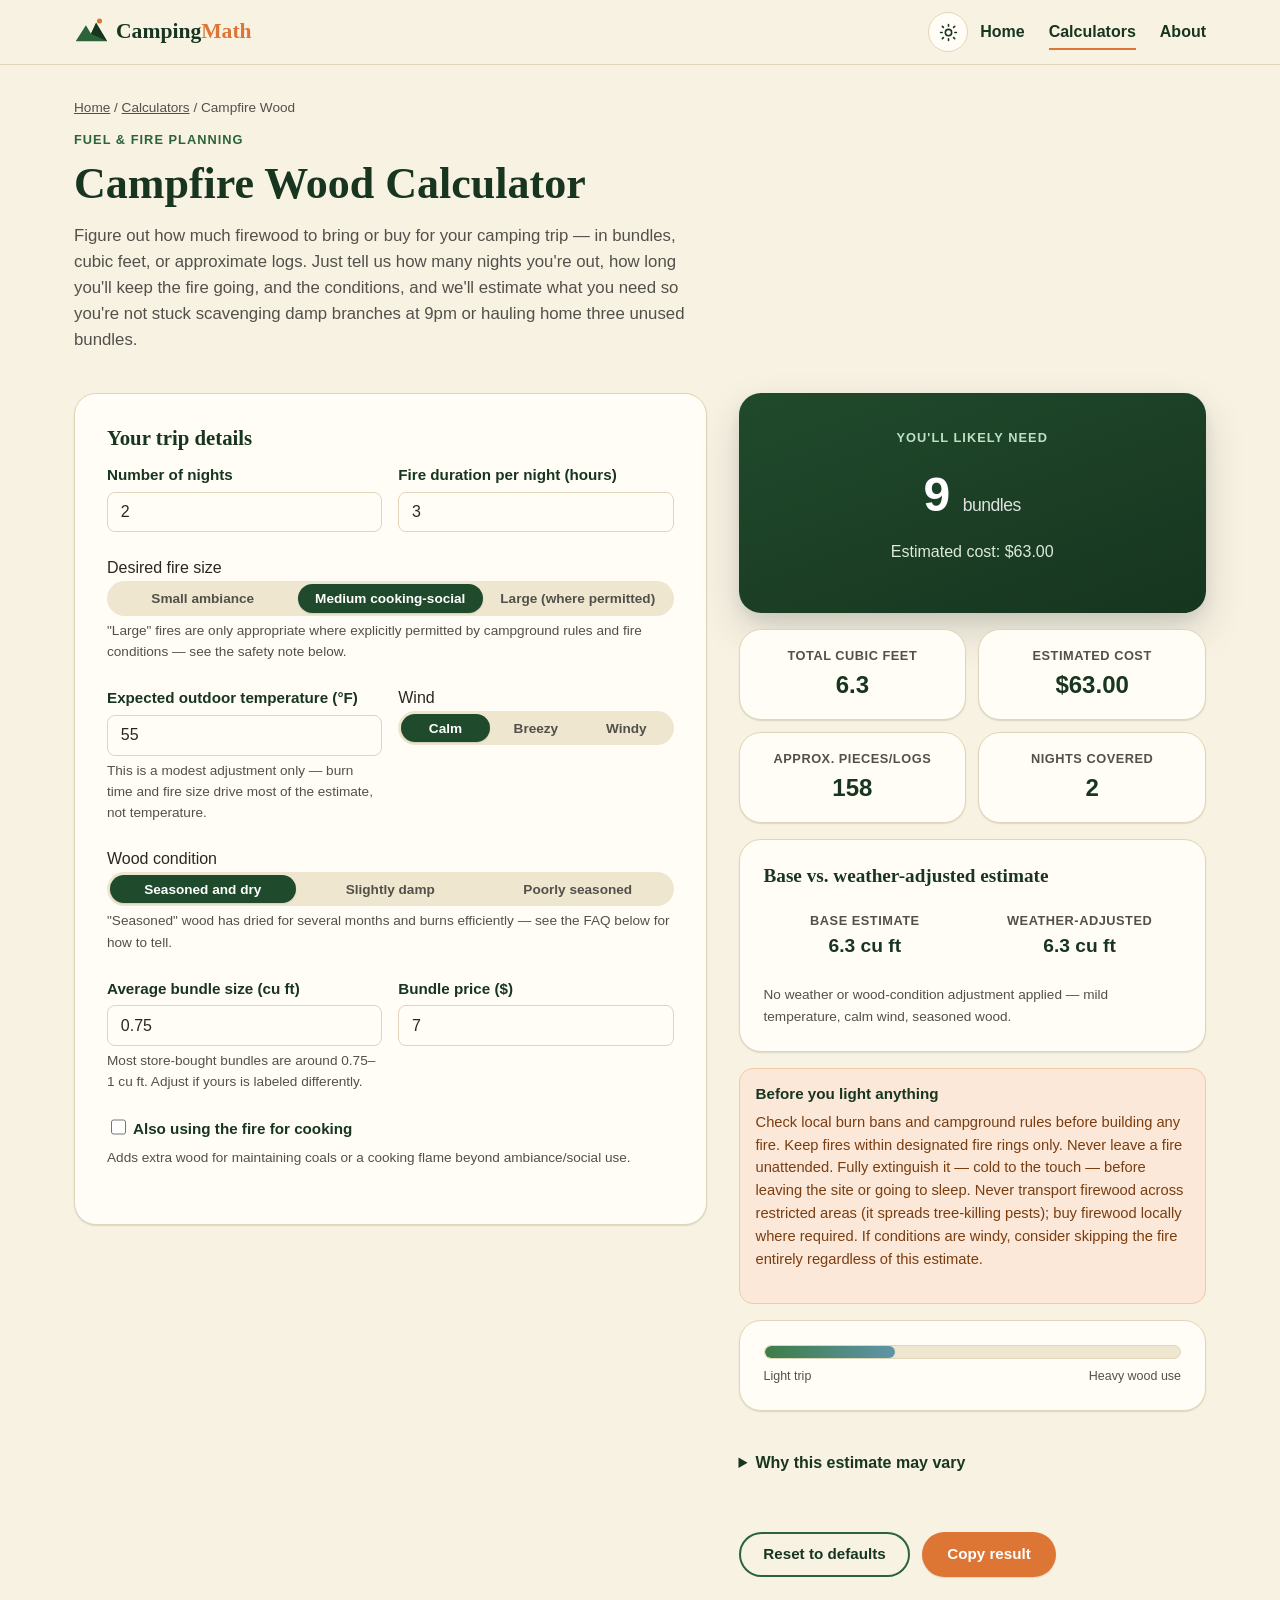
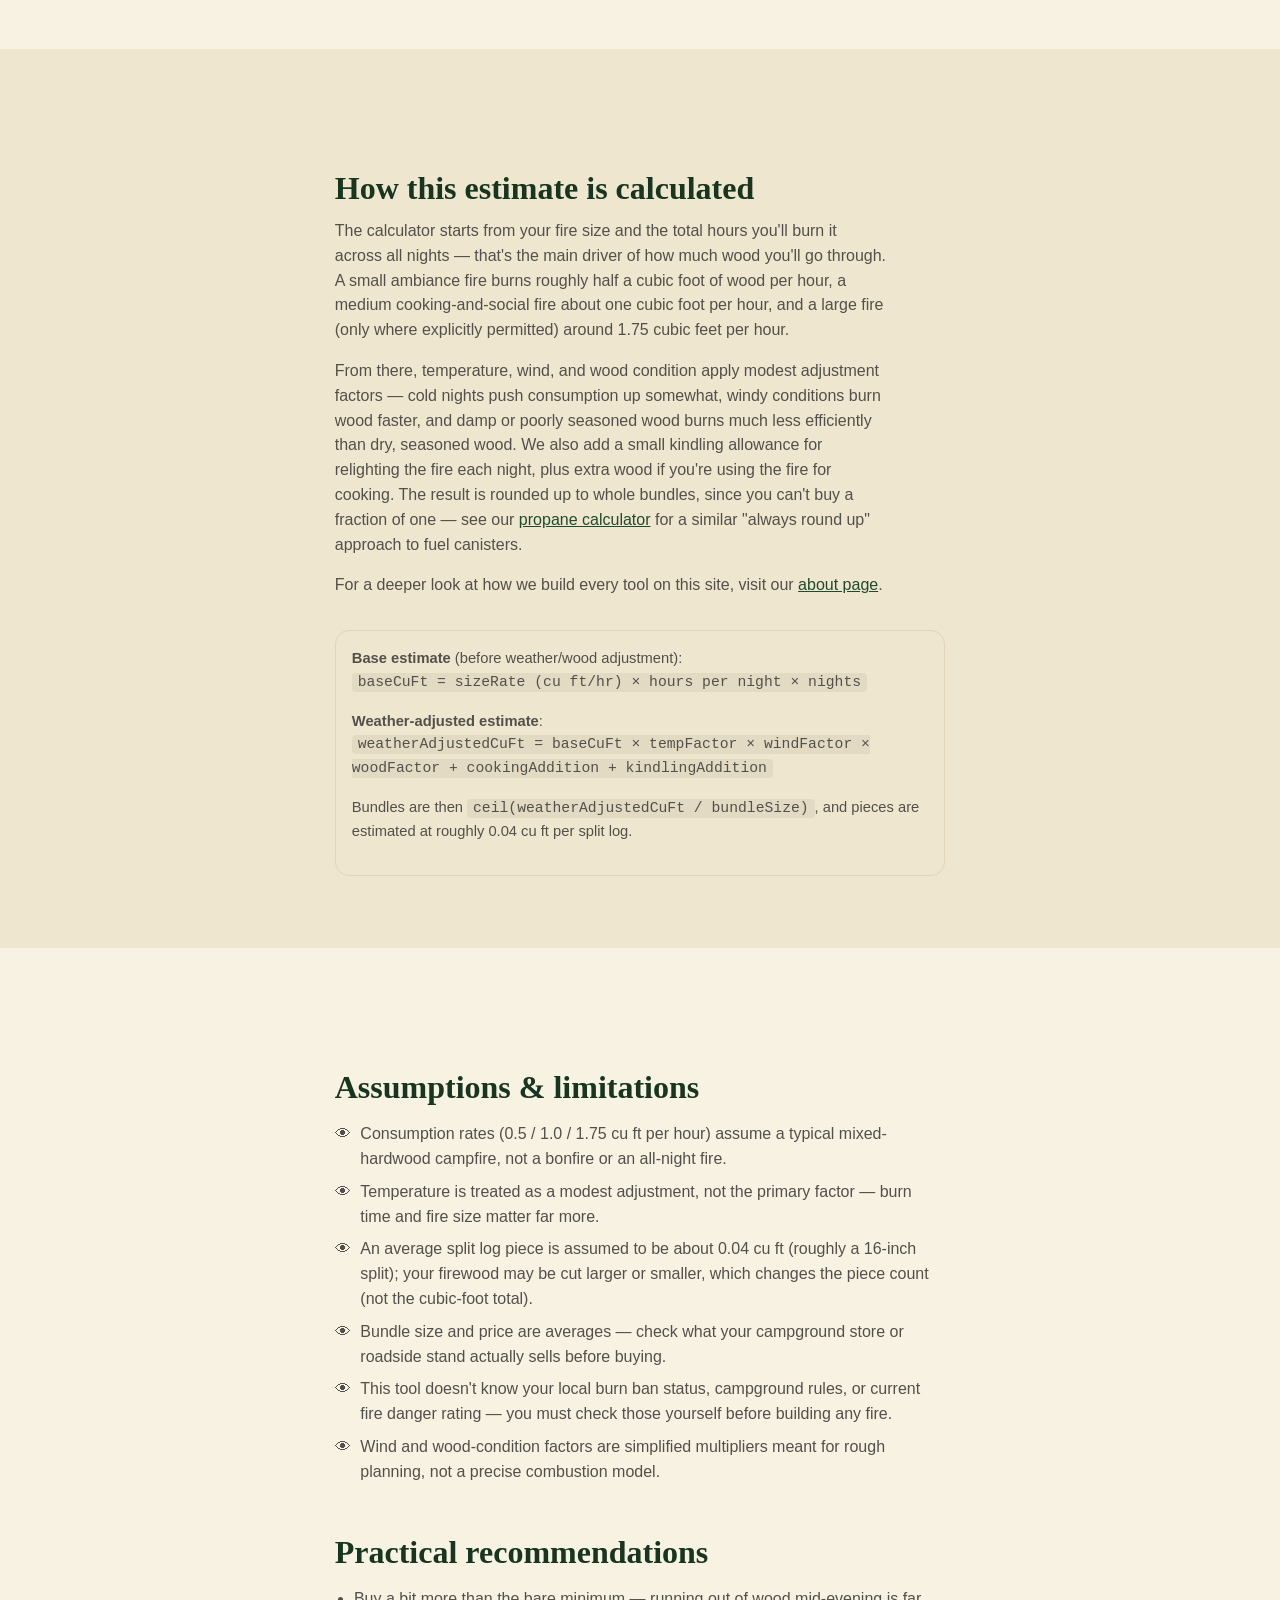
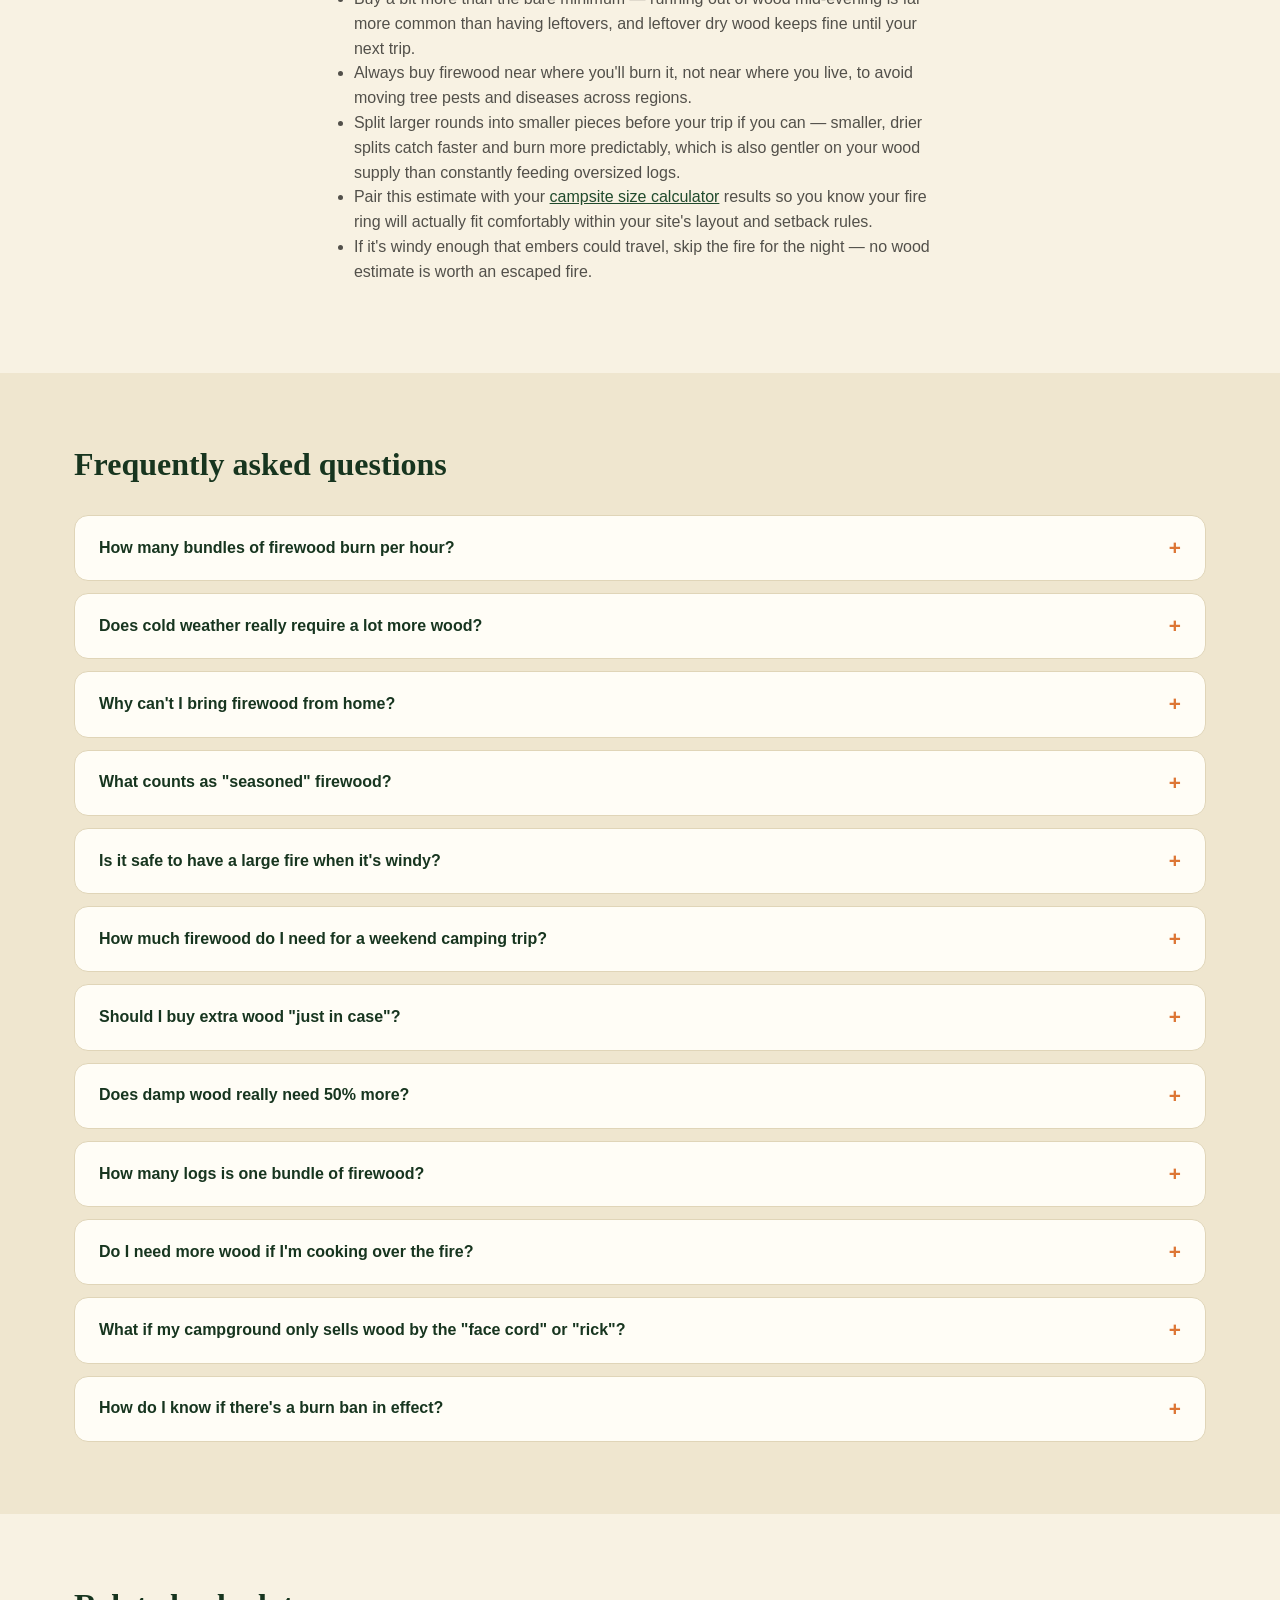
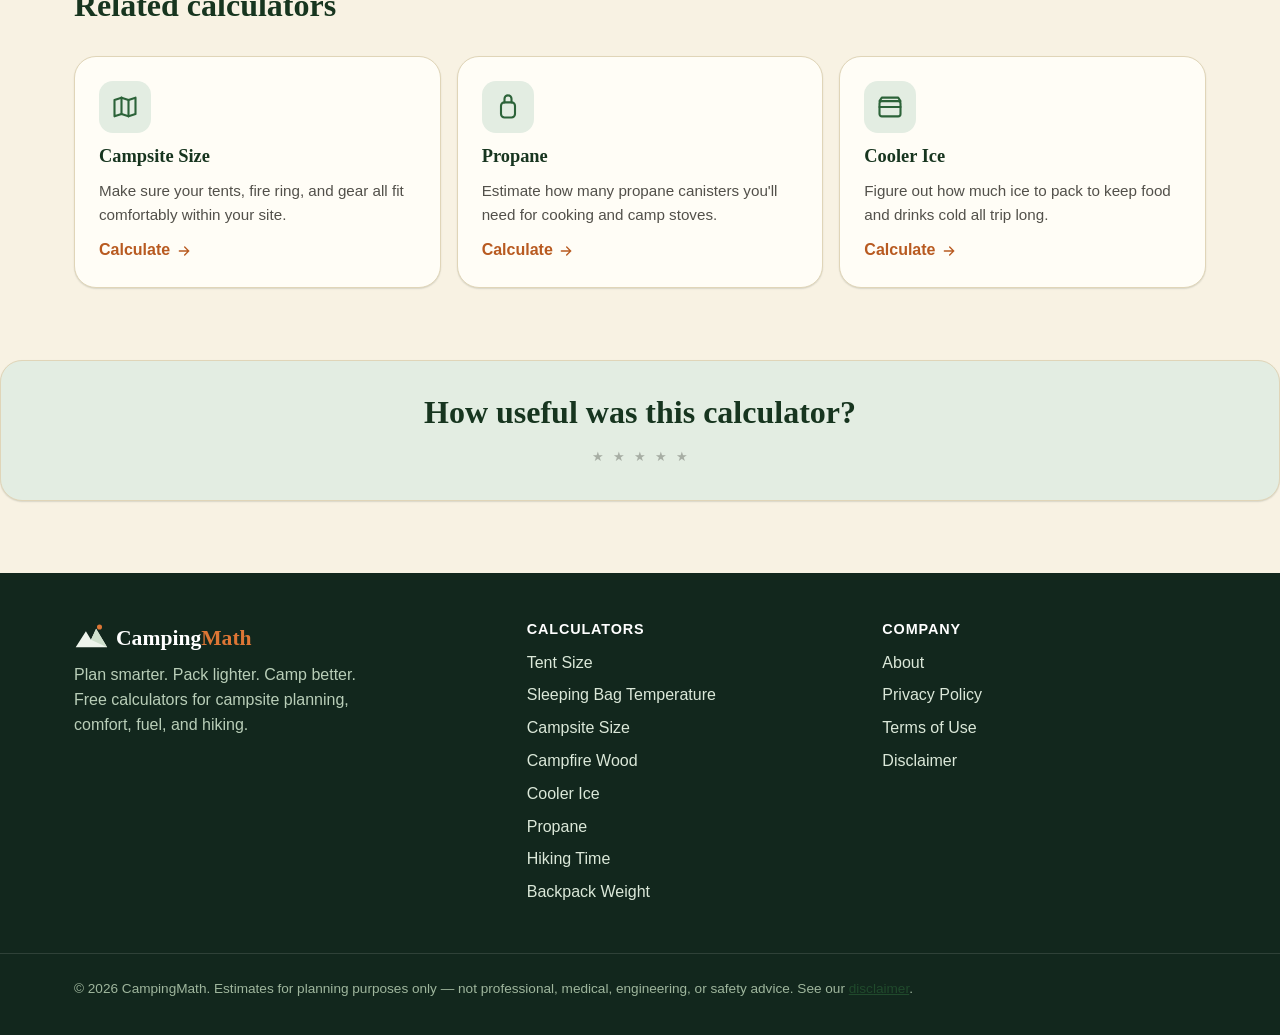
<file: calculators/campfire-wood.html>
<!DOCTYPE html>
<html lang="en">
<head>
  <meta charset="UTF-8">
  <meta name="viewport" content="width=device-width, initial-scale=1.0">
<!-- Google tag (gtag.js) -->
<script async src="https://www.googletagmanager.com/gtag/js?id=G-JSXPWZ4VCS"></script>
<script>
  window.dataLayer = window.dataLayer || [];
  function gtag(){ dataLayer.push(arguments); }
  gtag("js", new Date());
  gtag("config", "G-JSXPWZ4VCS");
</script>
  <title>Campfire Wood Calculator — How Much Firewood Do I Need? | CampingMath</title>
  <meta name="description" content="Estimate how many bundles, cubic feet, or logs of firewood you need for your camping trip based on nights, fire size, weather, and wood condition.">
  <link rel="canonical" href="https://campingmath.com/calculators/campfire-wood.html">

  <meta property="og:type" content="website">
  <meta property="og:site_name" content="CampingMath">
  <meta property="og:title" content="Campfire Wood Calculator — How Much Firewood Do I Need?">
  <meta property="og:description" content="Estimate how many bundles, cubic feet, or logs of firewood you need for your camping trip based on nights, fire size, weather, and wood condition.">
  <meta property="og:url" content="https://campingmath.com/calculators/campfire-wood.html">
  <meta property="og:image" content="https://campingmath.com/images/og-image.png">

  <meta name="twitter:card" content="summary_large_image">
  <meta name="twitter:title" content="Campfire Wood Calculator — How Much Firewood Do I Need?">
  <meta name="twitter:description" content="Estimate how many bundles, cubic feet, or logs of firewood you need for your camping trip based on nights, fire size, weather, and wood condition.">

  <link rel="icon" href="/images/favicon.svg" type="image/svg+xml">
  <script>
(function(){try{var t=localStorage.getItem("campingmath_theme");if(!t){t=(window.matchMedia&&window.matchMedia("(prefers-color-scheme: dark)").matches)?"dark":"light";}document.documentElement.setAttribute("data-theme",t);}catch(e){}})();
</script>
<link rel="stylesheet" href="/css/style.css">
  <style>
    /* Page-specific tweaks for the Campfire Wood Calculator only. */
    .cf-section-tight { padding-top: 0; }
    .cf-compare-grid { grid-template-columns: 1fr 1fr; }
    .cf-compare-stat { padding: var(--space-3); }
    .cf-compare-stat .value { font-size: 1.2rem; }
    .cf-note { font-size: 0.85rem; color: var(--text-muted); margin-top: var(--space-3); margin-bottom: 0; }
  </style>
</head>
<body>
  <a class="skip-link" href="#main">Skip to main content</a>

  <header class="site-header">
    <div class="container header-inner">
      <a href="/index.html" class="logo" aria-label="CampingMath home">
        <svg viewBox="0 0 40 40" aria-hidden="true"><path class="logo-mtn" d="M2 31 L14 12 L20 22 L26 9 L39 31 Z"/><path class="logo-mtn-shadow" d="M20 22 L26 9 L39 31 Z"/><circle class="logo-sun" cx="30" cy="7" r="3"/></svg>
        <span>Camping<span class="logo-accent">Math</span></span>
      </a>
      <div class="header-actions">
      <button class="theme-toggle" type="button" data-theme-toggle aria-label="Switch to dark mode" aria-pressed="false">
        <svg class="icon-sun" viewBox="0 0 24 24" fill="none" stroke="currentColor" stroke-width="2" stroke-linecap="round" aria-hidden="true"><circle cx="12" cy="12" r="4"></circle><path d="M12 2v2M12 20v2M4.2 4.2l1.4 1.4M18.4 18.4l1.4 1.4M2 12h2M20 12h2M4.2 19.8l1.4-1.4M18.4 5.6l1.4-1.4"></path></svg>
        <svg class="icon-moon" viewBox="0 0 24 24" fill="none" stroke="currentColor" stroke-width="2" stroke-linecap="round" stroke-linejoin="round" aria-hidden="true"><path d="M21 12.8A9 9 0 1 1 11.2 3a7 7 0 0 0 9.8 9.8Z"></path></svg>
      </button>
      <button class="nav-toggle" type="button" data-nav-toggle aria-expanded="false" aria-controls="primary-nav">
        <span class="visually-hidden">Menu</span>
        <svg viewBox="0 0 24 24" fill="none" stroke="currentColor" stroke-width="2" stroke-linecap="round" aria-hidden="true"><line x1="3" y1="6" x2="21" y2="6"/><line x1="3" y1="12" x2="21" y2="12"/><line x1="3" y1="18" x2="21" y2="18"/></svg>
      </button>
      <nav id="primary-nav" class="primary-nav" data-primary-nav aria-label="Primary">
        <ul>
          <li><a href="/index.html">Home</a></li>
          <li><a href="/index.html#calculators" aria-current="page">Calculators</a></li>
          <li><a href="/about.html">About</a></li>
        </ul>
      </nav>
    </div>
    </div>
  </header>

  <main id="main">
    <section class="calc-hero container">
      <p class="breadcrumbs"><a href="/index.html">Home</a> / <a href="/index.html#calculators">Calculators</a> / Campfire Wood</p>
      <span class="eyebrow">Fuel &amp; fire planning</span>
      <h1>Campfire Wood Calculator</h1>
      <p class="calc-intro">Figure out how much firewood to bring or buy for your camping trip — in bundles, cubic feet, or approximate logs. Just tell us how many nights you're out, how long you'll keep the fire going, and the conditions, and we'll estimate what you need so you're not stuck scavenging damp branches at 9pm or hauling home three unused bundles.</p>
    </section>

    <section class="section cf-section-tight">
      <div class="container">
        <div class="calc-layout">
          <!-- Form -->
          <div class="card calc-form-card">
            <h2>Your trip details</h2>
            <form id="campfire-form" novalidate>
              <div class="field-row">
                <div class="field" data-field>
                  <label for="nights">Number of nights</label>
                  <input type="number" id="nights" name="nights" value="2" min="0" max="60" step="1" inputmode="numeric">
                  <span class="error-msg" data-error></span>
                </div>
                <div class="field" data-field>
                  <label for="hours">Fire duration per night (hours)</label>
                  <input type="number" id="hours" name="hours" value="3" min="0" max="24" step="0.5" inputmode="decimal">
                  <span class="error-msg" data-error></span>
                </div>
              </div>

              <div class="field">
                <span id="fire-size-legend">Desired fire size</span>
                <div class="segmented" data-segmented="fireSize" role="group" aria-labelledby="fire-size-legend">
                  <button type="button" data-value="small" aria-pressed="false">Small ambiance</button>
                  <button type="button" data-value="medium" aria-pressed="true">Medium cooking-social</button>
                  <button type="button" data-value="large" aria-pressed="false">Large (where permitted)</button>
                </div>
                <span class="help">"Large" fires are only appropriate where explicitly permitted by campground rules and fire conditions — see the safety note below.</span>
              </div>

              <div class="field-row">
                <div class="field" data-field>
                  <label for="temp">Expected outdoor temperature (°F)</label>
                  <input type="number" id="temp" name="temp" value="55" min="-40" max="130" step="1" inputmode="numeric">
                  <span class="help">This is a modest adjustment only — burn time and fire size drive most of the estimate, not temperature.</span>
                  <span class="error-msg" data-error></span>
                </div>
                <div class="field">
                  <span id="wind-legend">Wind</span>
                  <div class="segmented" data-segmented="wind" role="group" aria-labelledby="wind-legend">
                    <button type="button" data-value="calm" aria-pressed="true">Calm</button>
                    <button type="button" data-value="breezy" aria-pressed="false">Breezy</button>
                    <button type="button" data-value="windy" aria-pressed="false">Windy</button>
                  </div>
                </div>
              </div>

              <div class="field">
                <span id="wood-legend">Wood condition</span>
                <div class="segmented" data-segmented="woodCondition" role="group" aria-labelledby="wood-legend">
                  <button type="button" data-value="seasoned" aria-pressed="true">Seasoned and dry</button>
                  <button type="button" data-value="slightly_damp" aria-pressed="false">Slightly damp</button>
                  <button type="button" data-value="poorly_seasoned" aria-pressed="false">Poorly seasoned</button>
                </div>
                <span class="help">"Seasoned" wood has dried for several months and burns efficiently — see the FAQ below for how to tell.</span>
              </div>

              <div class="field-row">
                <div class="field" data-field>
                  <label for="bundle-size">Average bundle size (cu ft)</label>
                  <input type="number" id="bundle-size" name="bundleSize" value="0.75" min="0.1" max="10" step="0.05" inputmode="decimal">
                  <span class="help">Most store-bought bundles are around 0.75–1 cu ft. Adjust if yours is labeled differently.</span>
                  <span class="error-msg" data-error></span>
                </div>
                <div class="field" data-field>
                  <label for="bundle-price">Bundle price ($)</label>
                  <input type="number" id="bundle-price" name="bundlePrice" value="7" min="0" max="200" step="0.5" inputmode="decimal">
                  <span class="error-msg" data-error></span>
                </div>
              </div>

              <div class="field">
                <label class="checkbox-row" for="cooking-fire">
                  <input type="checkbox" id="cooking-fire" name="cookingFire">
                  Also using the fire for cooking
                </label>
                <span class="help">Adds extra wood for maintaining coals or a cooking flame beyond ambiance/social use.</span>
              </div>
            </form>
          </div>

          <!-- Results -->
          <div class="results-panel">
            <div class="card result-primary">
              <span class="eyebrow">You'll likely need</span>
              <div class="result-value"><span data-result="bundles">0</span> <span class="result-unit">bundles</span></div>
              <p class="result-sub" data-result="cost-sub">Estimated cost: $0</p>
            </div>

            <div class="result-grid">
              <div class="card result-card">
                <div class="label">Total cubic feet</div>
                <div class="value" data-result="cuft">0.0</div>
              </div>
              <div class="card result-card">
                <div class="label">Estimated cost</div>
                <div class="value" data-result="cost">$0</div>
              </div>
              <div class="card result-card">
                <div class="label">Approx. pieces/logs</div>
                <div class="value" data-result="pieces">0</div>
              </div>
              <div class="card result-card">
                <div class="label">Nights covered</div>
                <div class="value" data-result="nights-echo">0</div>
              </div>
            </div>

            <div class="card">
              <h3 class="mt-0">Base vs. weather-adjusted estimate</h3>
              <div class="result-grid cf-compare-grid">
                <div class="result-card cf-compare-stat">
                  <div class="label">Base estimate</div>
                  <div class="value" data-result="base-cuft">0.0 cu ft</div>
                </div>
                <div class="result-card cf-compare-stat">
                  <div class="label">Weather-adjusted</div>
                  <div class="value" data-result="adj-cuft">0.0 cu ft</div>
                </div>
              </div>
              <p class="cf-note" data-result="adjustment-note">No adjustment applied yet.</p>
            </div>

            <div class="callout callout-warn">
              <h4>Before you light anything</h4>
              <p>Check local burn bans and campground rules before building any fire. Keep fires within designated fire rings only. Never leave a fire unattended. Fully extinguish it — cold to the touch — before leaving the site or going to sleep. Never transport firewood across restricted areas (it spreads tree-killing pests); buy firewood locally where required. If conditions are windy, consider skipping the fire entirely regardless of this estimate.</p>
            </div>

            <div class="card diagram-card">
              <div class="gauge" role="img" aria-label="Wood needed relative to a typical two-night trip">
                <div class="gauge-track" role="progressbar" aria-valuemin="0" aria-valuemax="100">
                  <div class="gauge-fill" data-gauge-fill></div>
                </div>
                <div class="gauge-labels">
                  <span>Light trip</span>
                  <span>Heavy wood use</span>
                </div>
              </div>
            </div>

            <details class="why-vary">
              <summary>Why this estimate may vary</summary>
              <p>Actual burn rate depends heavily on wood species, split size, how tightly the fire is tended, and airflow around the fire ring. Softwoods burn faster than hardwoods, tightly-tended coal beds stretch wood further than roaring flames, and a sheltered site burns less wood than an exposed, windy one. Treat this as a planning estimate, not a guarantee of exact consumption.</p>
            </details>

            <div class="form-actions">
              <button type="button" class="btn btn-outline" data-action="reset">Reset to defaults</button>
              <button type="button" class="btn btn-primary" data-action="copy">Copy result</button>
            </div>
          </div>
        </div>
      </div>
    </section>

    <section class="section section-alt">
      <div class="container prose">
        <div class="section-head">
          <h2>How this estimate is calculated</h2>
          <p>The calculator starts from your fire size and the total hours you'll burn it across all nights — that's the main driver of how much wood you'll go through. A small ambiance fire burns roughly half a cubic foot of wood per hour, a medium cooking-and-social fire about one cubic foot per hour, and a large fire (only where explicitly permitted) around 1.75 cubic feet per hour.</p>
          <p>From there, temperature, wind, and wood condition apply modest adjustment factors — cold nights push consumption up somewhat, windy conditions burn wood faster, and damp or poorly seasoned wood burns much less efficiently than dry, seasoned wood. We also add a small kindling allowance for relighting the fire each night, plus extra wood if you're using the fire for cooking. The result is rounded up to whole bundles, since you can't buy a fraction of one — see our <a href="/calculators/propane.html">propane calculator</a> for a similar "always round up" approach to fuel canisters.</p>
          <p>For a deeper look at how we build every tool on this site, visit our <a href="/about.html">about page</a>.</p>
        </div>
        <div class="formula-box">
          <p><strong>Base estimate</strong> (before weather/wood adjustment):<br>
          <code>baseCuFt = sizeRate (cu ft/hr) × hours per night × nights</code></p>
          <p><strong>Weather-adjusted estimate</strong>:<br>
          <code>weatherAdjustedCuFt = baseCuFt × tempFactor × windFactor × woodFactor + cookingAddition + kindlingAddition</code></p>
          <p>Bundles are then <code>ceil(weatherAdjustedCuFt / bundleSize)</code>, and pieces are estimated at roughly 0.04 cu ft per split log.</p>
        </div>
      </div>
    </section>

    <section class="section">
      <div class="container prose">
        <h2>Assumptions &amp; limitations</h2>
        <ul class="assumption-list">
          <li>Consumption rates (0.5 / 1.0 / 1.75 cu ft per hour) assume a typical mixed-hardwood campfire, not a bonfire or an all-night fire.</li>
          <li>Temperature is treated as a modest adjustment, not the primary factor — burn time and fire size matter far more.</li>
          <li>An average split log piece is assumed to be about 0.04 cu ft (roughly a 16-inch split); your firewood may be cut larger or smaller, which changes the piece count (not the cubic-foot total).</li>
          <li>Bundle size and price are averages — check what your campground store or roadside stand actually sells before buying.</li>
          <li>This tool doesn't know your local burn ban status, campground rules, or current fire danger rating — you must check those yourself before building any fire.</li>
          <li>Wind and wood-condition factors are simplified multipliers meant for rough planning, not a precise combustion model.</li>
        </ul>

        <h2>Practical recommendations</h2>
        <ul>
          <li>Buy a bit more than the bare minimum — running out of wood mid-evening is far more common than having leftovers, and leftover dry wood keeps fine until your next trip.</li>
          <li>Always buy firewood near where you'll burn it, not near where you live, to avoid moving tree pests and diseases across regions.</li>
          <li>Split larger rounds into smaller pieces before your trip if you can — smaller, drier splits catch faster and burn more predictably, which is also gentler on your wood supply than constantly feeding oversized logs.</li>
          <li>Pair this estimate with your <a href="/calculators/campsite-size.html">campsite size calculator</a> results so you know your fire ring will actually fit comfortably within your site's layout and setback rules.</li>
          <li>If it's windy enough that embers could travel, skip the fire for the night — no wood estimate is worth an escaped fire.</li>
        </ul>
      </div>
    </section>

    <section class="section section-alt">
      <div class="container">
        <div class="section-head">
          <h2>Frequently asked questions</h2>
        </div>
        <div class="faq-list">
          <details class="faq-item">
            <summary>How many bundles of firewood burn per hour?</summary>
            <p class="faq-answer">For a medium cooking-and-social fire, expect to burn roughly one cubic foot of wood per hour, which is a little over one typical 0.75 cu ft store-bought bundle every hour. Small ambiance fires use about half that; larger fires use nearly twice as much.</p>
          </details>
          <details class="faq-item">
            <summary>Does cold weather really require a lot more wood?</summary>
            <p class="faq-answer">Cold weather has a real but modest effect — this calculator applies up to a 25% increase for near-freezing temperatures. Fire size and how many hours you burn it matter much more than a swing of 10-20 degrees.</p>
          </details>
          <details class="faq-item">
            <summary>Why can't I bring firewood from home?</summary>
            <p class="faq-answer">Many regions restrict or ban moving firewood across county or state lines because it can carry invasive insects and tree diseases (like emerald ash borer) that devastate local forests. When in doubt, buy firewood at or near your destination.</p>
          </details>
          <details class="faq-item">
            <summary>What counts as "seasoned" firewood?</summary>
            <p class="faq-answer">Seasoned firewood has been cut and dried, typically for six months to a year, until its moisture content drops low enough to burn cleanly and efficiently. It's usually lighter than green wood, has visible cracks in the end grain, and sounds hollow when two pieces are knocked together, rather than a dull thud.</p>
          </details>
          <details class="faq-item">
            <summary>Is it safe to have a large fire when it's windy?</summary>
            <p class="faq-answer">No — wind can carry embers well beyond a fire ring and turn a contained campfire into a wildfire risk very quickly. Scale down or skip the fire entirely in windy conditions, regardless of what any wood-quantity estimate suggests.</p>
          </details>
          <details class="faq-item">
            <summary>How much firewood do I need for a weekend camping trip?</summary>
            <p class="faq-answer">For a typical two-night weekend with a medium fire running about three hours each evening, plan on roughly 6-8 cubic feet of wood, which usually works out to 8-10 standard bundles depending on conditions. Use the calculator above with your own nights and fire size for a tailored number.</p>
          </details>
          <details class="faq-item">
            <summary>Should I buy extra wood "just in case"?</summary>
            <p class="faq-answer">A little cushion is reasonable, since running out mid-evening is more common than having leftovers. Dry firewood keeps fine in storage, so a small surplus isn't wasted — just don't transport it home across a restricted area.</p>
          </details>
          <details class="faq-item">
            <summary>Does damp wood really need 50% more?</summary>
            <p class="faq-answer">Poorly seasoned or wet wood burns far less efficiently because energy goes into evaporating moisture instead of producing heat and flame, so yes — this calculator applies up to a 50% increase for poorly seasoned wood versus fully dry, seasoned wood.</p>
          </details>
          <details class="faq-item">
            <summary>How many logs is one bundle of firewood?</summary>
            <p class="faq-answer">It depends on log size, but a typical 0.75 cu ft bundle of split logs (roughly 16 inches long) works out to about 18-20 pieces. This calculator's "approximate pieces" figure uses that same rough sizing.</p>
          </details>
          <details class="faq-item">
            <summary>Do I need more wood if I'm cooking over the fire?</summary>
            <p class="faq-answer">Yes, somewhat — maintaining a bed of coals for cooking on top of a social fire uses extra fuel. Check the "using the fire for cooking" box above to add that allowance to your estimate.</p>
          </details>
          <details class="faq-item">
            <summary>What if my campground only sells wood by the "face cord" or "rick"?</summary>
            <p class="faq-answer">Those units vary regionally, but a face cord is typically around 64-85 cubic feet of stacked wood (depending on log length). Convert your local unit to cubic feet, or adjust the "average bundle size" field to match, and the calculator will do the rest.</p>
          </details>
          <details class="faq-item">
            <summary>How do I know if there's a burn ban in effect?</summary>
            <p class="faq-answer">Check your campground's posted rules, the managing agency's website (state park, national forest, or county), or a local fire-danger dashboard before your trip and again on arrival — burn bans can change quickly during dry spells. See our <a href="/disclaimer.html">disclaimer</a> for why this tool can't check that for you.</p>
          </details>
        </div>
      </div>
    </section>

    <section class="section">
      <div class="container">
        <div class="section-head">
          <h2>Related calculators</h2>
        </div>
        <div class="related-grid">
          <a class="card calc-card" href="/calculators/campsite-size.html">
            <div class="icon-badge"><svg viewBox="0 0 24 24" fill="none" stroke="currentColor" stroke-width="1.8" stroke-linecap="round" stroke-linejoin="round" aria-hidden="true"><path d="M9 4 L3 6 v14 l6-2 6 2 6-2V4l-6 2-6-2Z"/><path d="M9 4 v14 M15 6 v14"/></svg></div>
            <h3>Campsite Size</h3>
            <p>Make sure your tents, fire ring, and gear all fit comfortably within your site.</p>
            <span class="card-cta">Calculate <svg viewBox="0 0 24 24" fill="none" stroke="currentColor" stroke-width="2" stroke-linecap="round" aria-hidden="true"><path d="M5 12h14M13 6l6 6-6 6"/></svg></span>
          </a>
          <a class="card calc-card" href="/calculators/propane.html">
            <div class="icon-badge"><svg viewBox="0 0 24 24" fill="none" stroke="currentColor" stroke-width="1.8" stroke-linecap="round" stroke-linejoin="round" aria-hidden="true"><path d="M9 8V5a3 3 0 0 1 6 0v3"/><rect x="6" y="8" width="12" height="13" rx="3"/></svg></div>
            <h3>Propane</h3>
            <p>Estimate how many propane canisters you'll need for cooking and camp stoves.</p>
            <span class="card-cta">Calculate <svg viewBox="0 0 24 24" fill="none" stroke="currentColor" stroke-width="2" stroke-linecap="round" aria-hidden="true"><path d="M5 12h14M13 6l6 6-6 6"/></svg></span>
          </a>
          <a class="card calc-card" href="/calculators/cooler-ice.html">
            <div class="icon-badge"><svg viewBox="0 0 24 24" fill="none" stroke="currentColor" stroke-width="1.8" stroke-linecap="round" stroke-linejoin="round" aria-hidden="true"><rect x="3" y="7" width="18" height="13" rx="2"/><path d="M3 7 l2-3h14l2 3"/><path d="M3 12 h18"/></svg></div>
            <h3>Cooler Ice</h3>
            <p>Figure out how much ice to pack to keep food and drinks cold all trip long.</p>
            <span class="card-cta">Calculate <svg viewBox="0 0 24 24" fill="none" stroke="currentColor" stroke-width="2" stroke-linecap="round" aria-hidden="true"><path d="M5 12h14M13 6l6 6-6 6"/></svg></span>
          </a>
        </div>
      </div>
    </section>

    <section class="card rating-widget" data-rating="campfire-wood">
      <h2 class="rating-title">How useful was this calculator?</h2>
      <div class="stars" role="radiogroup" aria-label="Star rating">
        <button type="button" class="star" data-value="1" aria-label="1 star">&#9733;</button>
        <button type="button" class="star" data-value="2" aria-label="2 stars">&#9733;</button>
        <button type="button" class="star" data-value="3" aria-label="3 stars">&#9733;</button>
        <button type="button" class="star" data-value="4" aria-label="4 stars">&#9733;</button>
        <button type="button" class="star" data-value="5" aria-label="5 stars">&#9733;</button>
      </div>
      <p class="rating-thanks" hidden>Thanks for your feedback!</p>
    </section>
  </main>

  <footer class="site-footer contour-tile">
    <div class="container footer-inner">
      <div class="footer-brand">
        <a href="/index.html" class="logo" aria-label="CampingMath home">
          <svg viewBox="0 0 40 40" aria-hidden="true"><path class="logo-mtn" d="M2 31 L14 12 L20 22 L26 9 L39 31 Z"/><path class="logo-mtn-shadow" d="M20 22 L26 9 L39 31 Z"/><circle class="logo-sun" cx="30" cy="7" r="3"/></svg>
          <span>Camping<span class="logo-accent">Math</span></span>
        </a>
        <p class="footer-tagline">Plan smarter. Pack lighter. Camp better. Free calculators for campsite planning, comfort, fuel, and hiking.</p>
      </div>
      <div class="footer-col">
        <h3>Calculators</h3>
        <ul>
          <li><a href="/calculators/tent-size.html">Tent Size</a></li>
          <li><a href="/calculators/sleeping-bag.html">Sleeping Bag Temperature</a></li>
          <li><a href="/calculators/campsite-size.html">Campsite Size</a></li>
          <li><a href="/calculators/campfire-wood.html">Campfire Wood</a></li>
          <li><a href="/calculators/cooler-ice.html">Cooler Ice</a></li>
          <li><a href="/calculators/propane.html">Propane</a></li>
          <li><a href="/calculators/hiking-time.html">Hiking Time</a></li>
          <li><a href="/calculators/backpack-weight.html">Backpack Weight</a></li>
        </ul>
      </div>
      <div class="footer-col">
        <h3>Company</h3>
        <ul>
          <li><a href="/about.html">About</a></li>
          <li><a href="/privacy-policy.html">Privacy Policy</a></li>
          <li><a href="/terms-of-use.html">Terms of Use</a></li>
          <li><a href="/disclaimer.html">Disclaimer</a></li>
        </ul>
      </div>
    </div>
    <div class="footer-bottom">
      <div class="container">
        <p>&copy; <span data-current-year></span> CampingMath. Estimates for planning purposes only — not professional, medical, engineering, or safety advice. See our <a href="/disclaimer.html">disclaimer</a>.</p>
      </div>
    </div>
  </footer>

  <script src="/js/shared.js"></script>
  <script src="/js/calculators.js"></script>
  <script src="/js/calc-campfire-wood.js"></script>
</body>
</html>
</file>
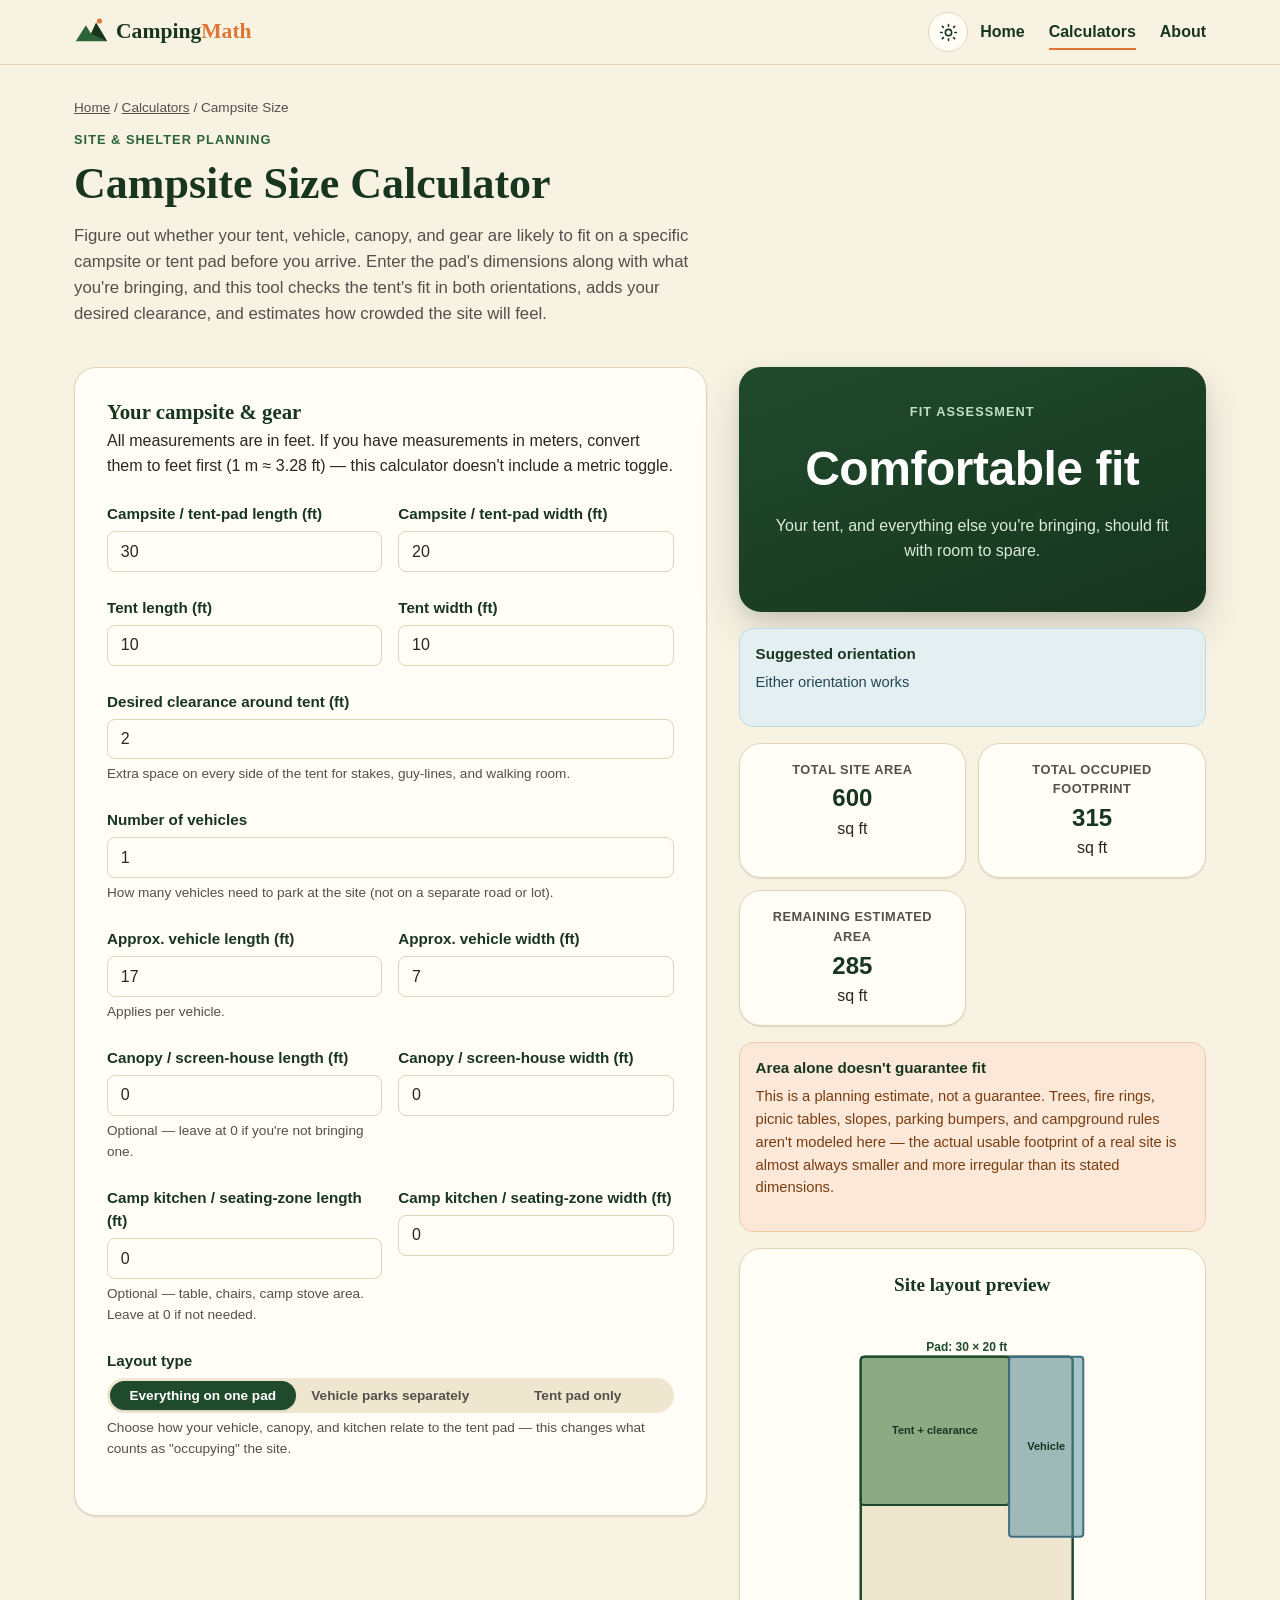
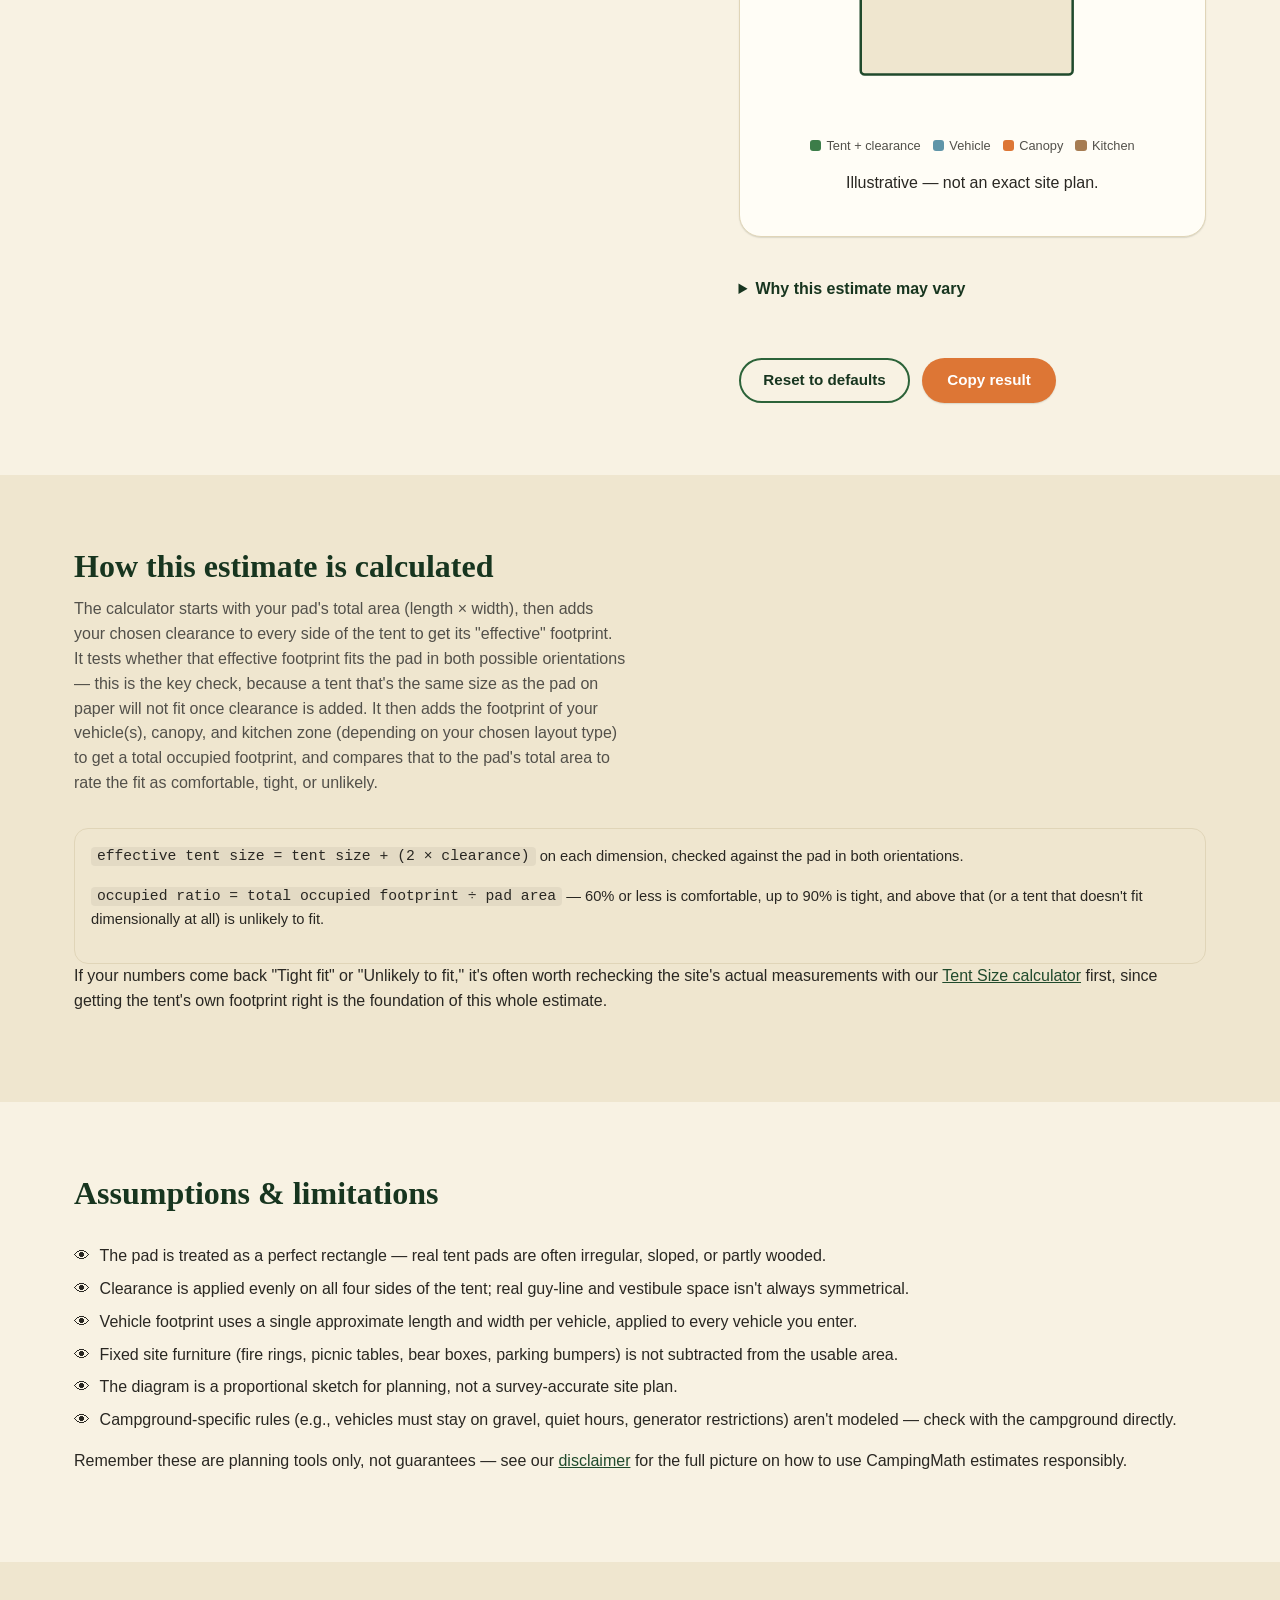
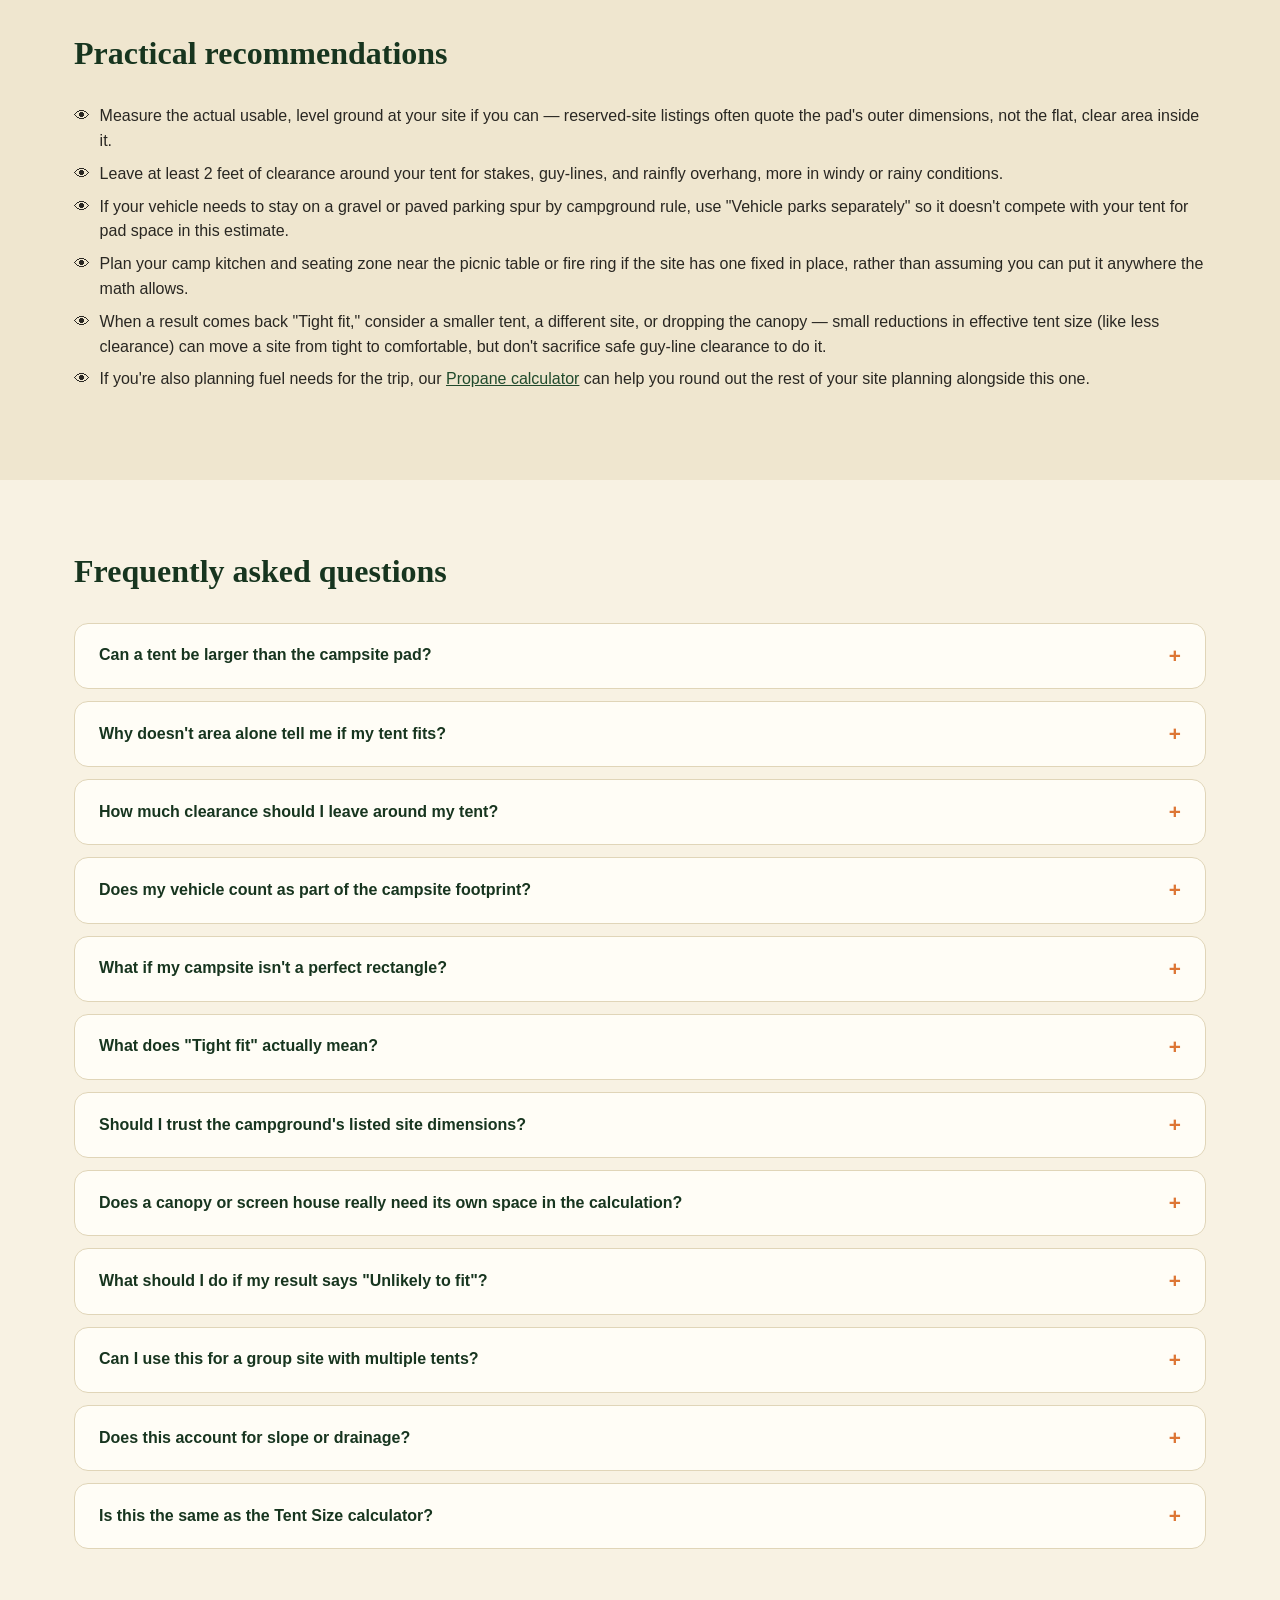
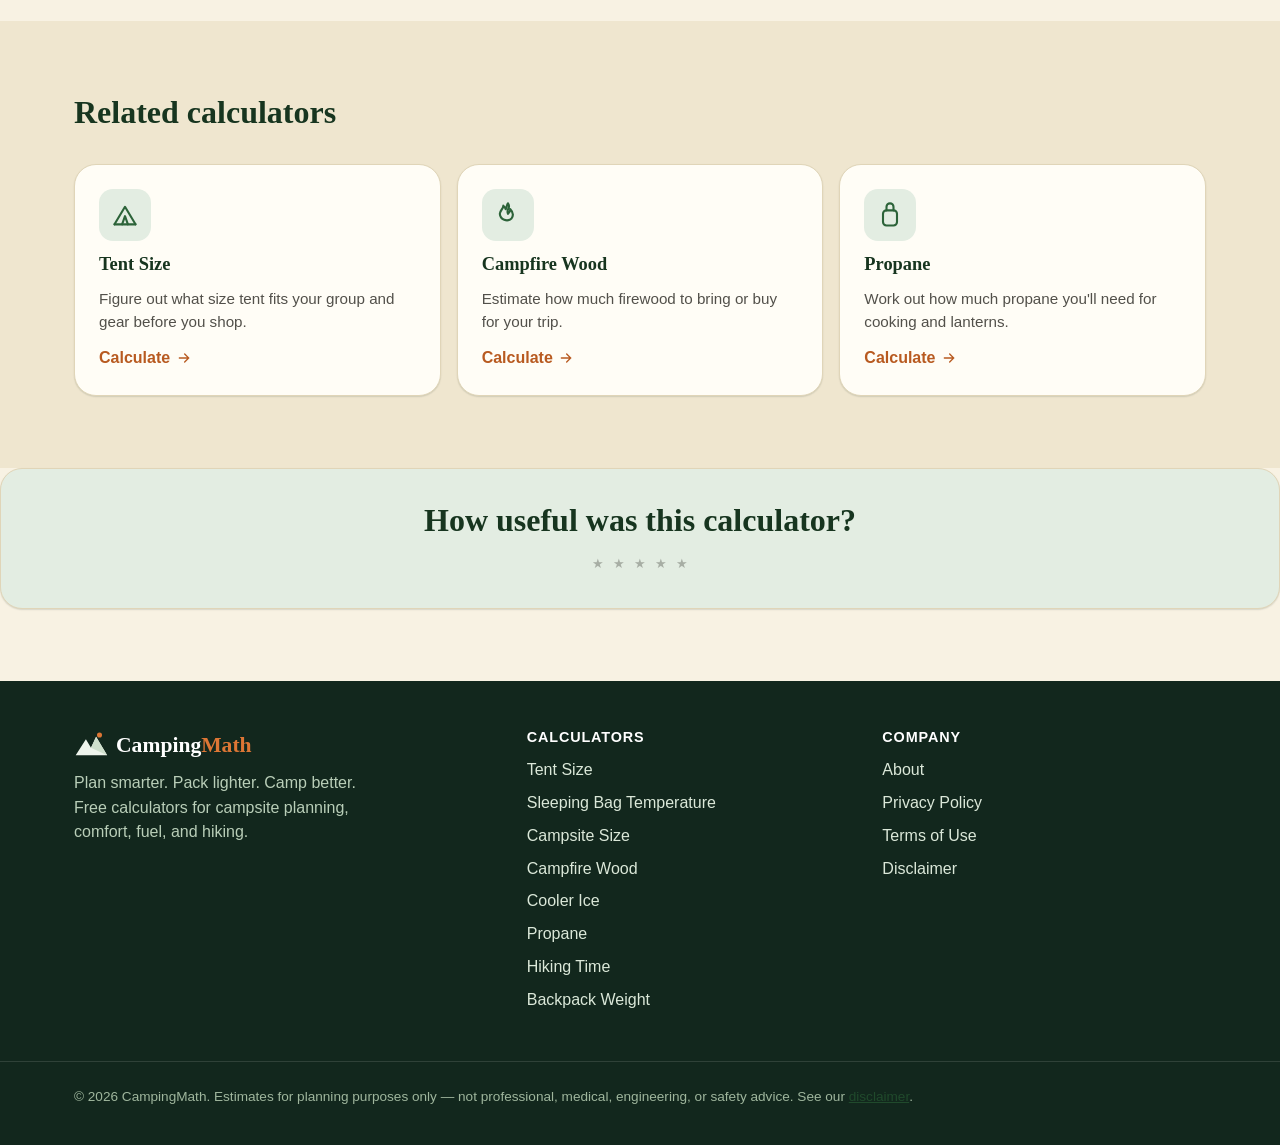
<file: calculators/campsite-size.html>
<!doctype html>
<html lang="en">
<head>
<meta charset="utf-8">
<meta name="viewport" content="width=device-width, initial-scale=1">
<!-- Google tag (gtag.js) -->
<script async src="https://www.googletagmanager.com/gtag/js?id=G-JSXPWZ4VCS"></script>
<script>
  window.dataLayer = window.dataLayer || [];
  function gtag(){ dataLayer.push(arguments); }
  gtag("js", new Date());
  gtag("config", "G-JSXPWZ4VCS");
</script>
<title>Will My Tent Fit On My Campsite? Campsite Size Calculator | CampingMath</title>
<meta name="description" content="Find out if your tent, vehicle, and canopy will fit your campsite or tent pad. Our free calculator checks clearance, orientation, and total occupied footprint.">
<link rel="canonical" href="https://campingmath.com/calculators/campsite-size.html">

<meta property="og:type" content="website">
<meta property="og:site_name" content="CampingMath">
<meta property="og:title" content="Will My Tent Fit On My Campsite? Campsite Size Calculator">
<meta property="og:description" content="Find out if your tent, vehicle, and canopy will fit your campsite or tent pad. Our free calculator checks clearance, orientation, and total occupied footprint.">
<meta property="og:url" content="https://campingmath.com/calculators/campsite-size.html">
<meta property="og:image" content="https://campingmath.com/images/og-image.png">

<meta name="twitter:card" content="summary_large_image">
<meta name="twitter:title" content="Will My Tent Fit On My Campsite? Campsite Size Calculator">
<meta name="twitter:description" content="Find out if your tent, vehicle, and canopy will fit your campsite or tent pad. Our free calculator checks clearance, orientation, and total occupied footprint.">

<link rel="icon" href="/images/favicon.svg" type="image/svg+xml">
<script>
(function(){try{var t=localStorage.getItem("campingmath_theme");if(!t){t=(window.matchMedia&&window.matchMedia("(prefers-color-scheme: dark)").matches)?"dark":"light";}document.documentElement.setAttribute("data-theme",t);}catch(e){}})();
</script>
<link rel="stylesheet" href="/css/style.css">
<style>
  /* Page-specific: warn-tone treatment for the primary result card when the
     fit rating is "Tight fit" or "Unlikely to fit" — reuses brand tokens,
     doesn't touch the shared stylesheet. */
  .result-primary-warn {
    background: linear-gradient(160deg, var(--ember-dark), var(--danger));
  }
  .result-primary-warn .eyebrow { color: #fbe8d8; }
  .result-primary-warn .result-sub { color: #fbe5df; }

  .campsite-diagram-wrap { width: 100%; max-width: 320px; margin-inline: auto; }
  .campsite-diagram-svg { width: 100%; height: auto; display: block; }
  .diagram-legend { display: flex; flex-wrap: wrap; gap: var(--space-3); justify-content: center; margin-top: var(--space-3); font-size: 0.8rem; color: var(--text-muted); }
  .diagram-legend span { display: inline-flex; align-items: center; gap: 0.4em; }
  .diagram-legend i { width: 0.9em; height: 0.9em; border-radius: 3px; display: inline-block; }
</style>
</head>
<body>
<a class="skip-link" href="#main">Skip to main content</a>

<header class="site-header">
  <div class="container header-inner">
    <a href="/index.html" class="logo" aria-label="CampingMath home">
      <svg viewBox="0 0 40 40" aria-hidden="true"><path class="logo-mtn" d="M2 31 L14 12 L20 22 L26 9 L39 31 Z"/><path class="logo-mtn-shadow" d="M20 22 L26 9 L39 31 Z"/><circle class="logo-sun" cx="30" cy="7" r="3"/></svg>
      <span>Camping<span class="logo-accent">Math</span></span>
    </a>
    <div class="header-actions">
      <button class="theme-toggle" type="button" data-theme-toggle aria-label="Switch to dark mode" aria-pressed="false">
        <svg class="icon-sun" viewBox="0 0 24 24" fill="none" stroke="currentColor" stroke-width="2" stroke-linecap="round" aria-hidden="true"><circle cx="12" cy="12" r="4"></circle><path d="M12 2v2M12 20v2M4.2 4.2l1.4 1.4M18.4 18.4l1.4 1.4M2 12h2M20 12h2M4.2 19.8l1.4-1.4M18.4 5.6l1.4-1.4"></path></svg>
        <svg class="icon-moon" viewBox="0 0 24 24" fill="none" stroke="currentColor" stroke-width="2" stroke-linecap="round" stroke-linejoin="round" aria-hidden="true"><path d="M21 12.8A9 9 0 1 1 11.2 3a7 7 0 0 0 9.8 9.8Z"></path></svg>
      </button>
      <button class="nav-toggle" type="button" data-nav-toggle aria-expanded="false" aria-controls="primary-nav">
      <span class="visually-hidden">Menu</span>
      <svg viewBox="0 0 24 24" fill="none" stroke="currentColor" stroke-width="2" stroke-linecap="round" aria-hidden="true"><line x1="3" y1="6" x2="21" y2="6"/><line x1="3" y1="12" x2="21" y2="12"/><line x1="3" y1="18" x2="21" y2="18"/></svg>
    </button>
    <nav id="primary-nav" class="primary-nav" data-primary-nav aria-label="Primary">
      <ul>
        <li><a href="/index.html">Home</a></li>
        <li><a href="/index.html#calculators" aria-current="page">Calculators</a></li>
        <li><a href="/about.html">About</a></li>
      </ul>
    </nav>
    </div>
  </div>
</header>

<main id="main">

  <section class="calc-hero">
    <div class="container">
      <p class="breadcrumbs"><a href="/index.html">Home</a> / <a href="/index.html#calculators">Calculators</a> / Campsite Size</p>
      <span class="eyebrow">Site &amp; shelter planning</span>
      <h1>Campsite Size Calculator</h1>
      <p class="calc-intro">Figure out whether your tent, vehicle, canopy, and gear are likely to fit on a specific campsite or tent pad before you arrive. Enter the pad's dimensions along with what you're bringing, and this tool checks the tent's fit in both orientations, adds your desired clearance, and estimates how crowded the site will feel.</p>
    </div>
  </section>

  <section class="section" style="padding-top: 0;">
    <div class="container">
      <div class="calc-layout">

        <div class="card calc-form-card">
          <h2>Your campsite &amp; gear</h2>
          <p class="help" style="margin-top:-0.5em; margin-bottom: var(--space-5);">All measurements are in feet. If you have measurements in meters, convert them to feet first (1 m ≈ 3.28 ft) — this calculator doesn't include a metric toggle.</p>

          <form id="campsiteForm" novalidate>
            <fieldset>
              <legend class="visually-hidden">Campsite / tent pad dimensions</legend>
              <div class="field-row">
                <div class="field" data-field>
                  <label for="padLength">Campsite / tent-pad length (ft)</label>
                  <input type="number" id="padLength" name="padLength" value="30" min="5" max="500" step="1" inputmode="decimal">
                  <span class="error-msg" data-error></span>
                </div>
                <div class="field" data-field>
                  <label for="padWidth">Campsite / tent-pad width (ft)</label>
                  <input type="number" id="padWidth" name="padWidth" value="20" min="5" max="500" step="1" inputmode="decimal">
                  <span class="error-msg" data-error></span>
                </div>
              </div>
            </fieldset>

            <fieldset>
              <legend class="visually-hidden">Tent dimensions</legend>
              <div class="field-row">
                <div class="field" data-field>
                  <label for="tentLength">Tent length (ft)</label>
                  <input type="number" id="tentLength" name="tentLength" value="10" min="1" max="100" step="0.5" inputmode="decimal">
                  <span class="error-msg" data-error></span>
                </div>
                <div class="field" data-field>
                  <label for="tentWidth">Tent width (ft)</label>
                  <input type="number" id="tentWidth" name="tentWidth" value="10" min="1" max="100" step="0.5" inputmode="decimal">
                  <span class="error-msg" data-error></span>
                </div>
              </div>
              <div class="field" data-field>
                <label for="clearance">Desired clearance around tent (ft)</label>
                <input type="number" id="clearance" name="clearance" value="2" min="0" max="20" step="0.5" inputmode="decimal">
                <span class="help">Extra space on every side of the tent for stakes, guy-lines, and walking room.</span>
                <span class="error-msg" data-error></span>
              </div>
            </fieldset>

            <fieldset>
              <legend class="visually-hidden">Vehicles</legend>
              <div class="field" data-field>
                <label for="numVehicles">Number of vehicles</label>
                <input type="number" id="numVehicles" name="numVehicles" value="1" min="0" max="10" step="1" inputmode="numeric">
                <span class="help">How many vehicles need to park at the site (not on a separate road or lot).</span>
                <span class="error-msg" data-error></span>
              </div>
              <div class="field-row">
                <div class="field" data-field>
                  <label for="vehicleLength">Approx. vehicle length (ft)</label>
                  <input type="number" id="vehicleLength" name="vehicleLength" value="17" min="0" max="60" step="0.5" inputmode="decimal">
                  <span class="help">Applies per vehicle.</span>
                  <span class="error-msg" data-error></span>
                </div>
                <div class="field" data-field>
                  <label for="vehicleWidth">Approx. vehicle width (ft)</label>
                  <input type="number" id="vehicleWidth" name="vehicleWidth" value="7" min="0" max="30" step="0.5" inputmode="decimal">
                  <span class="error-msg" data-error></span>
                </div>
              </div>
            </fieldset>

            <fieldset>
              <legend class="visually-hidden">Canopy or screen house</legend>
              <div class="field-row">
                <div class="field" data-field>
                  <label for="canopyLength">Canopy / screen-house length (ft)</label>
                  <input type="number" id="canopyLength" name="canopyLength" value="0" min="0" max="100" step="0.5" inputmode="decimal">
                  <span class="help">Optional — leave at 0 if you're not bringing one.</span>
                  <span class="error-msg" data-error></span>
                </div>
                <div class="field" data-field>
                  <label for="canopyWidth">Canopy / screen-house width (ft)</label>
                  <input type="number" id="canopyWidth" name="canopyWidth" value="0" min="0" max="100" step="0.5" inputmode="decimal">
                  <span class="error-msg" data-error></span>
                </div>
              </div>
            </fieldset>

            <fieldset>
              <legend class="visually-hidden">Camp kitchen / seating zone</legend>
              <div class="field-row">
                <div class="field" data-field>
                  <label for="kitchenLength">Camp kitchen / seating-zone length (ft)</label>
                  <input type="number" id="kitchenLength" name="kitchenLength" value="0" min="0" max="100" step="0.5" inputmode="decimal">
                  <span class="help">Optional — table, chairs, camp stove area. Leave at 0 if not needed.</span>
                  <span class="error-msg" data-error></span>
                </div>
                <div class="field" data-field>
                  <label for="kitchenWidth">Camp kitchen / seating-zone width (ft)</label>
                  <input type="number" id="kitchenWidth" name="kitchenWidth" value="0" min="0" max="100" step="0.5" inputmode="decimal">
                  <span class="error-msg" data-error></span>
                </div>
              </div>
            </fieldset>

            <div class="field">
              <label id="layoutTypeLabel">Layout type</label>
              <div class="segmented" data-segmented id="layoutType" role="group" aria-labelledby="layoutTypeLabel">
                <button type="button" data-value="one_pad" aria-pressed="true">Everything on one pad</button>
                <button type="button" data-value="vehicle_separate" aria-pressed="false">Vehicle parks separately</button>
                <button type="button" data-value="tent_pad_only" aria-pressed="false">Tent pad only</button>
              </div>
              <span class="help">Choose how your vehicle, canopy, and kitchen relate to the tent pad — this changes what counts as "occupying" the site.</span>
            </div>
          </form>
        </div>

        <div class="results-panel">
          <div class="card result-primary">
            <span class="eyebrow">Fit assessment</span>
            <p class="result-value" id="fitResultValue">Comfortable fit</p>
            <p class="result-sub" id="fitResultSub">Your tent, and everything else you're bringing, should fit with room to spare.</p>
          </div>

          <div class="callout callout-info">
            <h4>Suggested orientation</h4>
            <p id="orientationText">Either orientation works</p>
          </div>

          <div class="result-grid">
            <div class="card result-card">
              <div class="label">Total site area</div>
              <div class="value"><span id="padAreaValue">600</span></div>
              <div class="help">sq ft</div>
            </div>
            <div class="card result-card">
              <div class="label">Total occupied footprint</div>
              <div class="value"><span id="occupiedAreaValue">0</span></div>
              <div class="help">sq ft</div>
            </div>
            <div class="card result-card">
              <div class="label">Remaining estimated area</div>
              <div class="value"><span id="remainingAreaValue">0</span></div>
              <div class="help">sq ft</div>
            </div>
          </div>

          <div class="callout callout-warn">
            <h4>Area alone doesn't guarantee fit</h4>
            <p>This is a planning estimate, not a guarantee. Trees, fire rings, picnic tables, slopes, parking bumpers, and campground rules aren't modeled here — the actual usable footprint of a real site is almost always smaller and more irregular than its stated dimensions.</p>
          </div>

          <div class="card diagram-card">
            <h3>Site layout preview</h3>
            <div class="campsite-diagram-wrap" id="diagramContainer"></div>
            <p class="diagram-legend">
              <span><i style="background:#3c7d49"></i> Tent + clearance</span>
              <span><i style="background:#5f95a8"></i> Vehicle</span>
              <span><i style="background:#dd7635"></i> Canopy</span>
              <span><i style="background:#a67c52"></i> Kitchen</span>
            </p>
            <p class="help" id="vehicleSeparateNote" hidden>Your vehicle parks separately, so it isn't drawn on the pad above.</p>
            <p class="help">Illustrative — not an exact site plan.</p>
          </div>

          <details class="why-vary">
            <summary>Why this estimate may vary</summary>
            <p>Real tent pads and campsites are rarely perfect rectangles, so the usable area can be smaller than length &times; width suggests. Slope, tree roots, a fixed fire ring or picnic table, and gravel-only parking rules can all eat into your effective space. Some campgrounds also require vehicles to stay entirely on a paved or gravel pad rather than the grass — check your specific site's rules before you go.</p>
          </details>

          <div class="form-actions">
            <button type="button" class="btn btn-outline" id="resetBtn">Reset to defaults</button>
            <button type="button" class="btn btn-primary" id="copyBtn">Copy result</button>
          </div>
        </div>

      </div>
    </div>
  </section>

  <section class="section section-alt">
    <div class="container">
      <div class="section-head">
        <h2>How this estimate is calculated</h2>
        <p>The calculator starts with your pad's total area (length &times; width), then adds your chosen clearance to every side of the tent to get its "effective" footprint. It tests whether that effective footprint fits the pad in both possible orientations — this is the key check, because a tent that's the same size as the pad on paper will not fit once clearance is added. It then adds the footprint of your vehicle(s), canopy, and kitchen zone (depending on your chosen layout type) to get a total occupied footprint, and compares that to the pad's total area to rate the fit as comfortable, tight, or unlikely.</p>
      </div>
      <div class="formula-box">
        <p><code>effective tent size = tent size + (2 &times; clearance)</code> on each dimension, checked against the pad in both orientations.</p>
        <p><code>occupied ratio = total occupied footprint &divide; pad area</code> — 60% or less is comfortable, up to 90% is tight, and above that (or a tent that doesn't fit dimensionally at all) is unlikely to fit.</p>
      </div>
      <p>If your numbers come back "Tight fit" or "Unlikely to fit," it's often worth rechecking the site's actual measurements with our <a href="/calculators/tent-size.html">Tent Size calculator</a> first, since getting the tent's own footprint right is the foundation of this whole estimate.</p>
    </div>
  </section>

  <section class="section">
    <div class="container">
      <div class="section-head">
        <h2>Assumptions &amp; limitations</h2>
      </div>
      <ul class="assumption-list">
        <li>The pad is treated as a perfect rectangle — real tent pads are often irregular, sloped, or partly wooded.</li>
        <li>Clearance is applied evenly on all four sides of the tent; real guy-line and vestibule space isn't always symmetrical.</li>
        <li>Vehicle footprint uses a single approximate length and width per vehicle, applied to every vehicle you enter.</li>
        <li>Fixed site furniture (fire rings, picnic tables, bear boxes, parking bumpers) is not subtracted from the usable area.</li>
        <li>The diagram is a proportional sketch for planning, not a survey-accurate site plan.</li>
        <li>Campground-specific rules (e.g., vehicles must stay on gravel, quiet hours, generator restrictions) aren't modeled — check with the campground directly.</li>
      </ul>
      <p>Remember these are planning tools only, not guarantees — see our <a href="/disclaimer.html">disclaimer</a> for the full picture on how to use CampingMath estimates responsibly.</p>
    </div>
  </section>

  <section class="section section-alt">
    <div class="container">
      <div class="section-head">
        <h2>Practical recommendations</h2>
      </div>
      <ul class="assumption-list">
        <li>Measure the actual usable, level ground at your site if you can — reserved-site listings often quote the pad's outer dimensions, not the flat, clear area inside it.</li>
        <li>Leave at least 2 feet of clearance around your tent for stakes, guy-lines, and rainfly overhang, more in windy or rainy conditions.</li>
        <li>If your vehicle needs to stay on a gravel or paved parking spur by campground rule, use "Vehicle parks separately" so it doesn't compete with your tent for pad space in this estimate.</li>
        <li>Plan your camp kitchen and seating zone near the picnic table or fire ring if the site has one fixed in place, rather than assuming you can put it anywhere the math allows.</li>
        <li>When a result comes back "Tight fit," consider a smaller tent, a different site, or dropping the canopy — small reductions in effective tent size (like less clearance) can move a site from tight to comfortable, but don't sacrifice safe guy-line clearance to do it.</li>
        <li>If you're also planning fuel needs for the trip, our <a href="/calculators/propane.html">Propane calculator</a> can help you round out the rest of your site planning alongside this one.</li>
      </ul>
    </div>
  </section>

  <section class="section">
    <div class="container">
      <div class="section-head">
        <h2>Frequently asked questions</h2>
      </div>
      <div class="faq-list">
        <details class="faq-item">
          <summary>Can a tent be larger than the campsite pad?</summary>
          <p class="faq-answer">Yes — a tent's stated floor dimensions can exceed a small or irregular pad, especially once you add clearance for stakes and guy-lines. That's why this calculator checks the tent's footprint plus clearance against the pad in both orientations, rather than just comparing total square footage.</p>
        </details>
        <details class="faq-item">
          <summary>Why doesn't area alone tell me if my tent fits?</summary>
          <p class="faq-answer">Two sites can have identical total square footage but very different shapes — a long, narrow pad and a square pad of the same area won't fit the same tent the same way. A 10x10 tent, for example, does not automatically fit a 10x10 pad once you add clearance on every side, even though the areas look identical on paper.</p>
        </details>
        <details class="faq-item">
          <summary>How much clearance should I leave around my tent?</summary>
          <p class="faq-answer">Two feet on every side is a reasonable default for stakes, guy-lines, and walking room in calm weather. In windy conditions or with a large rainfly overhang, three feet or more gives you a safer margin.</p>
        </details>
        <details class="faq-item">
          <summary>Does my vehicle count as part of the campsite footprint?</summary>
          <p class="faq-answer">It depends on your site. If your vehicle parks on the same pad as your tent and gear, select "Everything on one pad" so it's counted. If the campground has a separate parking spur or you're backing into a dedicated space, choose "Vehicle parks separately" so it doesn't compete with your tent for space in this estimate.</p>
        </details>
        <details class="faq-item">
          <summary>What if my campsite isn't a perfect rectangle?</summary>
          <p class="faq-answer">This calculator assumes a rectangular pad because that's the simplest way to estimate fit from length and width alone. For an irregular site, measure the largest clear rectangle you can find within it and use those dimensions — the real usable area is often smaller than the site's full footprint.</p>
        </details>
        <details class="faq-item">
          <summary>What does "Tight fit" actually mean?</summary>
          <p class="faq-answer">"Tight fit" means your tent's dimensions do fit the pad, but your total occupied footprint (tent plus vehicle, canopy, and kitchen zone, depending on your layout choice) uses more than 60% but no more than 90% of the pad's area. You can likely make it work, but there won't be much slack for extra gear, seating, or awkward-shaped obstacles.</p>
        </details>
        <details class="faq-item">
          <summary>Should I trust the campground's listed site dimensions?</summary>
          <p class="faq-answer">Treat listed dimensions as a starting point, not a guarantee. Many campgrounds measure the platform or parking pad, not the total clear, level ground around it, and features like tree roots or drainage ditches can shrink the usable space.</p>
        </details>
        <details class="faq-item">
          <summary>Does a canopy or screen house really need its own space in the calculation?</summary>
          <p class="faq-answer">Yes, if you'll be setting it up on the same pad as your tent. A 10x10 canopy takes up real ground and needs its own guy-line clearance too, so leaving its dimensions at 0 only makes sense if you're not bringing one or it's going somewhere else at the site.</p>
        </details>
        <details class="faq-item">
          <summary>What should I do if my result says "Unlikely to fit"?</summary>
          <p class="faq-answer">Start by checking whether the tent's dimensions fit the pad at all in either orientation — if not, no amount of rearranging gear will help, and you may need a smaller tent or a different site. If the tent does fit but the overall footprint is too tight, try reducing clearance slightly, parking the vehicle separately, or leaving the canopy at home.</p>
        </details>
        <details class="faq-item">
          <summary>Can I use this for a group site with multiple tents?</summary>
          <p class="faq-answer">This calculator checks one tent at a time. For a group site with multiple tents, run the calculation once per tent using a portion of the total pad area, or add up each tent's effective footprint (length plus clearance times width plus clearance) manually and compare the sum to the total site area.</p>
        </details>
        <details class="faq-item">
          <summary>Does this account for slope or drainage?</summary>
          <p class="faq-answer">No. This tool only checks flat, rectangular dimensions. A sloped or poorly drained site can make part of its stated area unusable for sleeping comfortably, even if the math here says it fits — always walk the site and pick the flattest spot for your tent.</p>
        </details>
        <details class="faq-item">
          <summary>Is this the same as the Tent Size calculator?</summary>
          <p class="faq-answer">No. The <a href="/calculators/tent-size.html">Tent Size calculator</a> helps you figure out what size tent you need for your group and gear. This Campsite Size calculator takes a tent (and vehicle, canopy, and kitchen) you already have and checks whether it fits a specific site's pad dimensions.</p>
        </details>
      </div>
    </div>
  </section>

  <section class="section section-alt">
    <div class="container">
      <div class="section-head">
        <h2>Related calculators</h2>
      </div>
      <div class="related-grid">
        <a class="card calc-card" href="/calculators/tent-size.html">
          <div class="icon-badge"><svg viewBox="0 0 24 24" fill="none" stroke="currentColor" stroke-width="1.8" stroke-linecap="round" stroke-linejoin="round" aria-hidden="true"><path d="M3 20 L12 5 L21 20"/><path d="M9.5 20 L12 13 L14.5 20"/><path d="M3 20 H21"/></svg></div>
          <h3>Tent Size</h3>
          <p>Figure out what size tent fits your group and gear before you shop.</p>
          <span class="card-cta">Calculate <svg viewBox="0 0 24 24" fill="none" stroke="currentColor" stroke-width="2" stroke-linecap="round" aria-hidden="true"><path d="M5 12h14M13 6l6 6-6 6"/></svg></span>
        </a>
        <a class="card calc-card" href="/calculators/campfire-wood.html">
          <div class="icon-badge"><svg viewBox="0 0 24 24" fill="none" stroke="currentColor" stroke-width="1.8" stroke-linecap="round" stroke-linejoin="round" aria-hidden="true"><path d="M12 2c3 4-2 5 0 9 1-1 2-2 2-4 2 2 3 5 1 8a6 6 0 0 1-10-4c0-3 3-4 3-7 1 1 2 2 2 3 1-2 1-4 2-5Z"/></svg></div>
          <h3>Campfire Wood</h3>
          <p>Estimate how much firewood to bring or buy for your trip.</p>
          <span class="card-cta">Calculate <svg viewBox="0 0 24 24" fill="none" stroke="currentColor" stroke-width="2" stroke-linecap="round" aria-hidden="true"><path d="M5 12h14M13 6l6 6-6 6"/></svg></span>
        </a>
        <a class="card calc-card" href="/calculators/propane.html">
          <div class="icon-badge"><svg viewBox="0 0 24 24" fill="none" stroke="currentColor" stroke-width="1.8" stroke-linecap="round" stroke-linejoin="round" aria-hidden="true"><path d="M9 8V5a3 3 0 0 1 6 0v3"/><rect x="6" y="8" width="12" height="13" rx="3"/></svg></div>
          <h3>Propane</h3>
          <p>Work out how much propane you'll need for cooking and lanterns.</p>
          <span class="card-cta">Calculate <svg viewBox="0 0 24 24" fill="none" stroke="currentColor" stroke-width="2" stroke-linecap="round" aria-hidden="true"><path d="M5 12h14M13 6l6 6-6 6"/></svg></span>
        </a>
      </div>
    </div>
  </section>

  <section class="card rating-widget" data-rating="campsite-size">
    <h2 class="rating-title">How useful was this calculator?</h2>
    <div class="stars" role="radiogroup" aria-label="Star rating">
      <button type="button" class="star" data-value="1" aria-label="1 star">&#9733;</button>
      <button type="button" class="star" data-value="2" aria-label="2 stars">&#9733;</button>
      <button type="button" class="star" data-value="3" aria-label="3 stars">&#9733;</button>
      <button type="button" class="star" data-value="4" aria-label="4 stars">&#9733;</button>
      <button type="button" class="star" data-value="5" aria-label="5 stars">&#9733;</button>
    </div>
    <p class="rating-thanks" hidden>Thanks for your feedback!</p>
  </section>

</main>

<footer class="site-footer contour-tile">
  <div class="container footer-inner">
    <div class="footer-brand">
      <a href="/index.html" class="logo" aria-label="CampingMath home">
        <svg viewBox="0 0 40 40" aria-hidden="true"><path class="logo-mtn" d="M2 31 L14 12 L20 22 L26 9 L39 31 Z"/><path class="logo-mtn-shadow" d="M20 22 L26 9 L39 31 Z"/><circle class="logo-sun" cx="30" cy="7" r="3"/></svg>
        <span>Camping<span class="logo-accent">Math</span></span>
      </a>
      <p class="footer-tagline">Plan smarter. Pack lighter. Camp better. Free calculators for campsite planning, comfort, fuel, and hiking.</p>
    </div>
    <div class="footer-col">
      <h3>Calculators</h3>
      <ul>
        <li><a href="/calculators/tent-size.html">Tent Size</a></li>
        <li><a href="/calculators/sleeping-bag.html">Sleeping Bag Temperature</a></li>
        <li><a href="/calculators/campsite-size.html">Campsite Size</a></li>
        <li><a href="/calculators/campfire-wood.html">Campfire Wood</a></li>
        <li><a href="/calculators/cooler-ice.html">Cooler Ice</a></li>
        <li><a href="/calculators/propane.html">Propane</a></li>
        <li><a href="/calculators/hiking-time.html">Hiking Time</a></li>
        <li><a href="/calculators/backpack-weight.html">Backpack Weight</a></li>
      </ul>
    </div>
    <div class="footer-col">
      <h3>Company</h3>
      <ul>
        <li><a href="/about.html">About</a></li>
        <li><a href="/privacy-policy.html">Privacy Policy</a></li>
        <li><a href="/terms-of-use.html">Terms of Use</a></li>
        <li><a href="/disclaimer.html">Disclaimer</a></li>
      </ul>
    </div>
  </div>
  <div class="footer-bottom">
    <div class="container">
      <p>&copy; <span data-current-year></span> CampingMath. Estimates for planning purposes only — not professional, medical, engineering, or safety advice. See our <a href="/disclaimer.html">disclaimer</a>.</p>
    </div>
  </div>
</footer>

<script src="/js/shared.js"></script>
<script src="/js/calculators.js"></script>
<script src="/js/calc-campsite-size.js"></script>
</body>
</html>
</file>
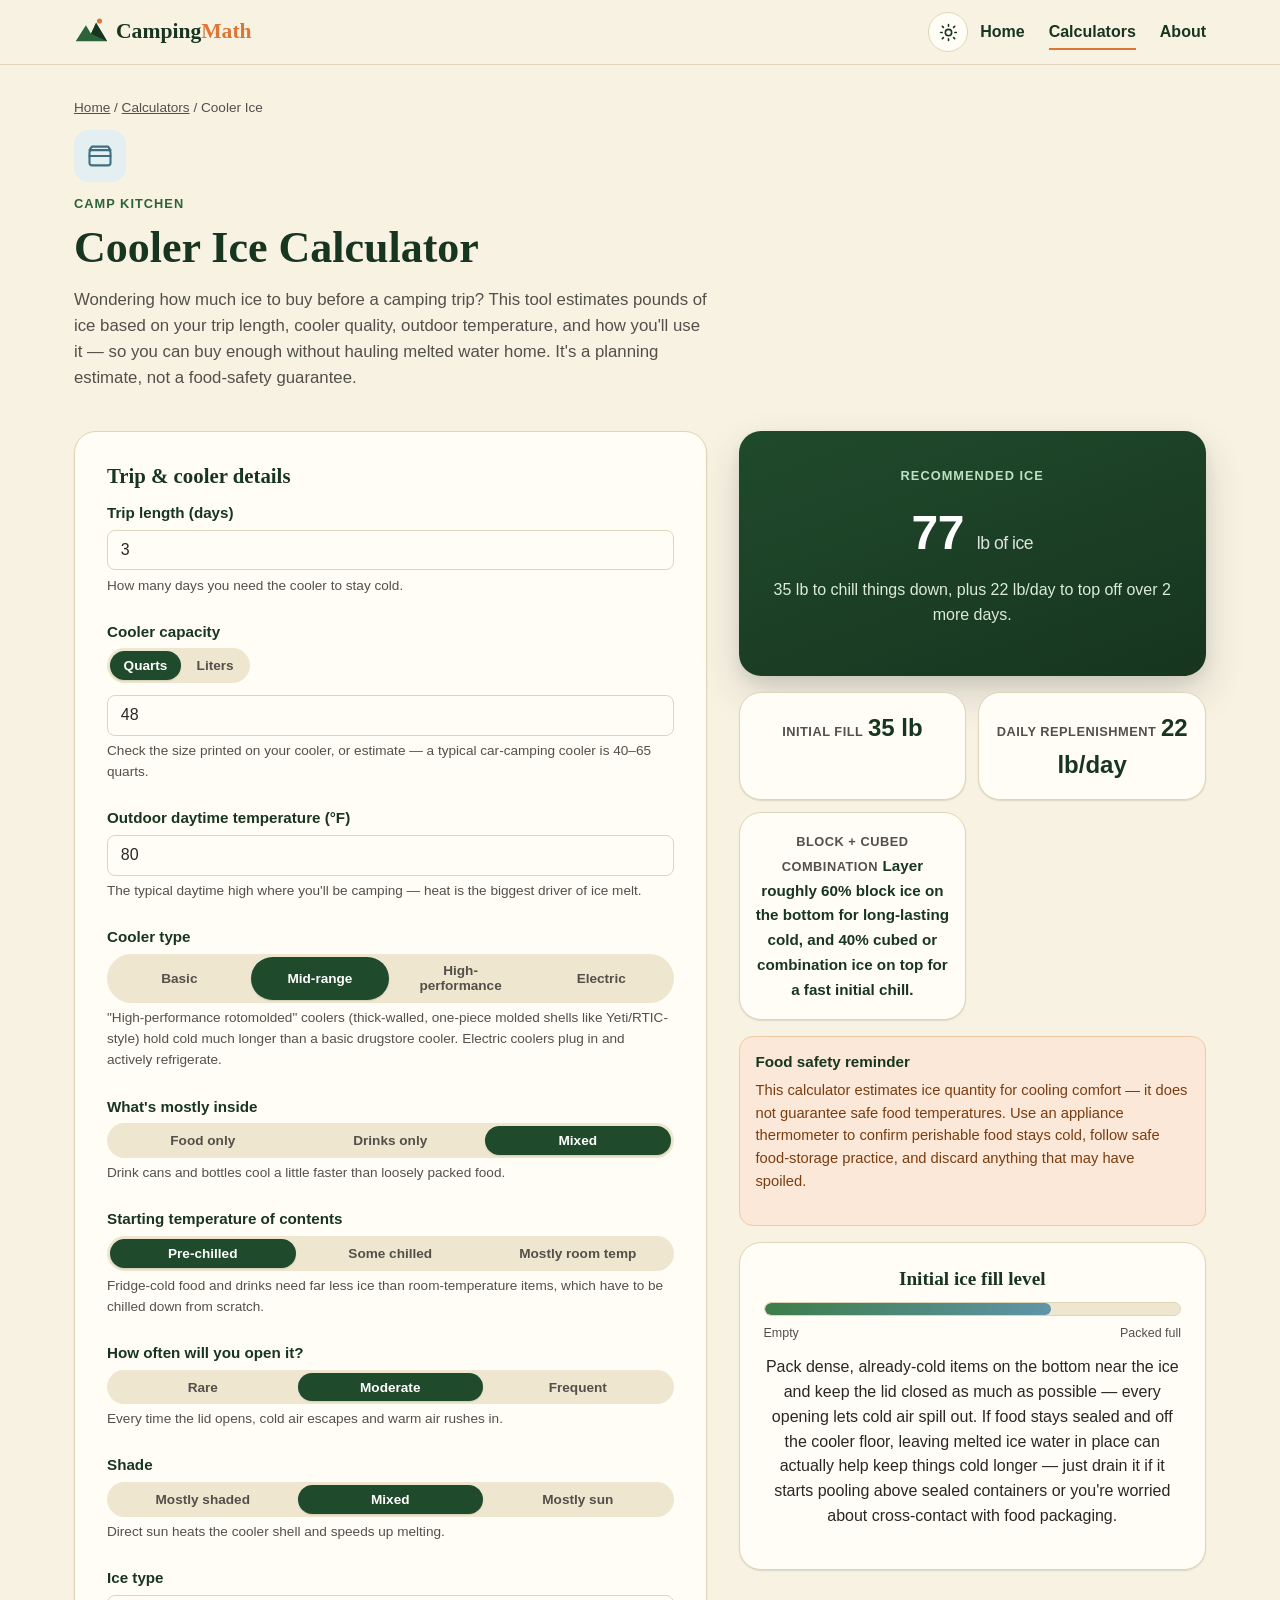
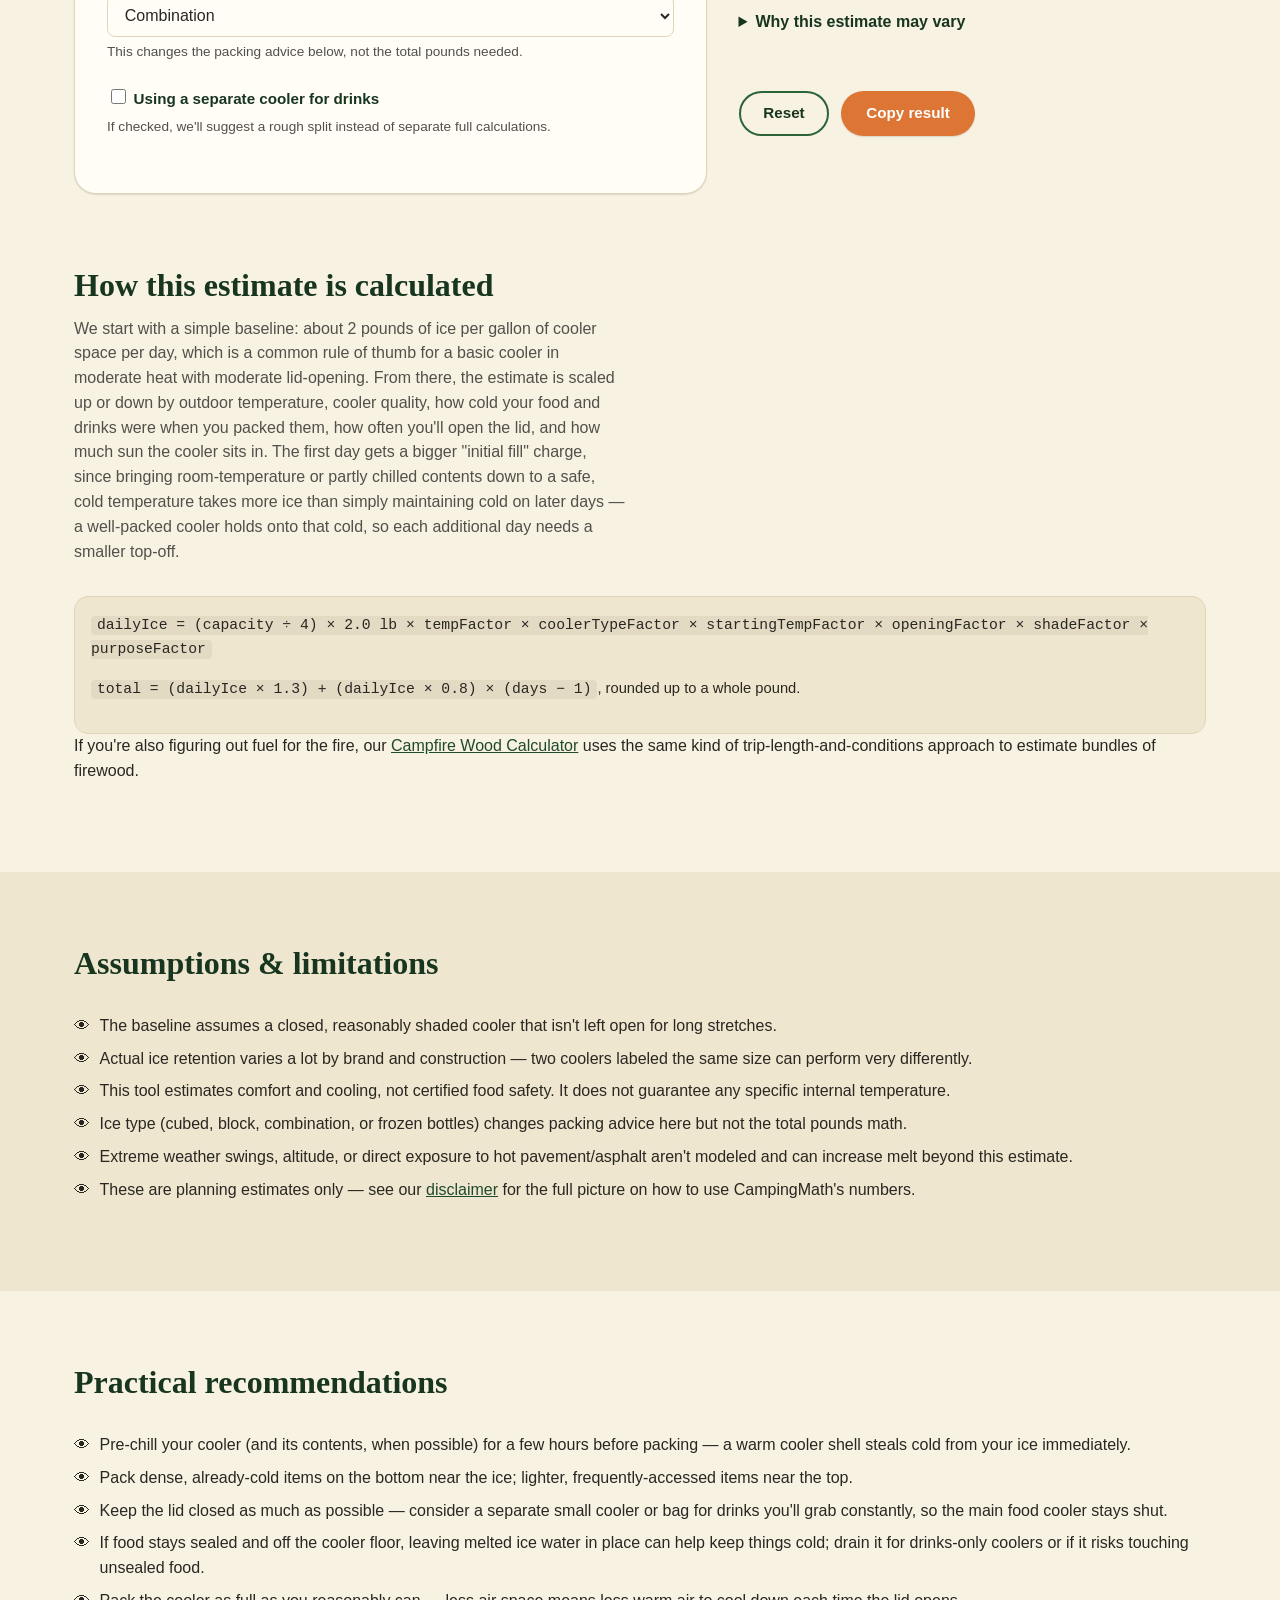
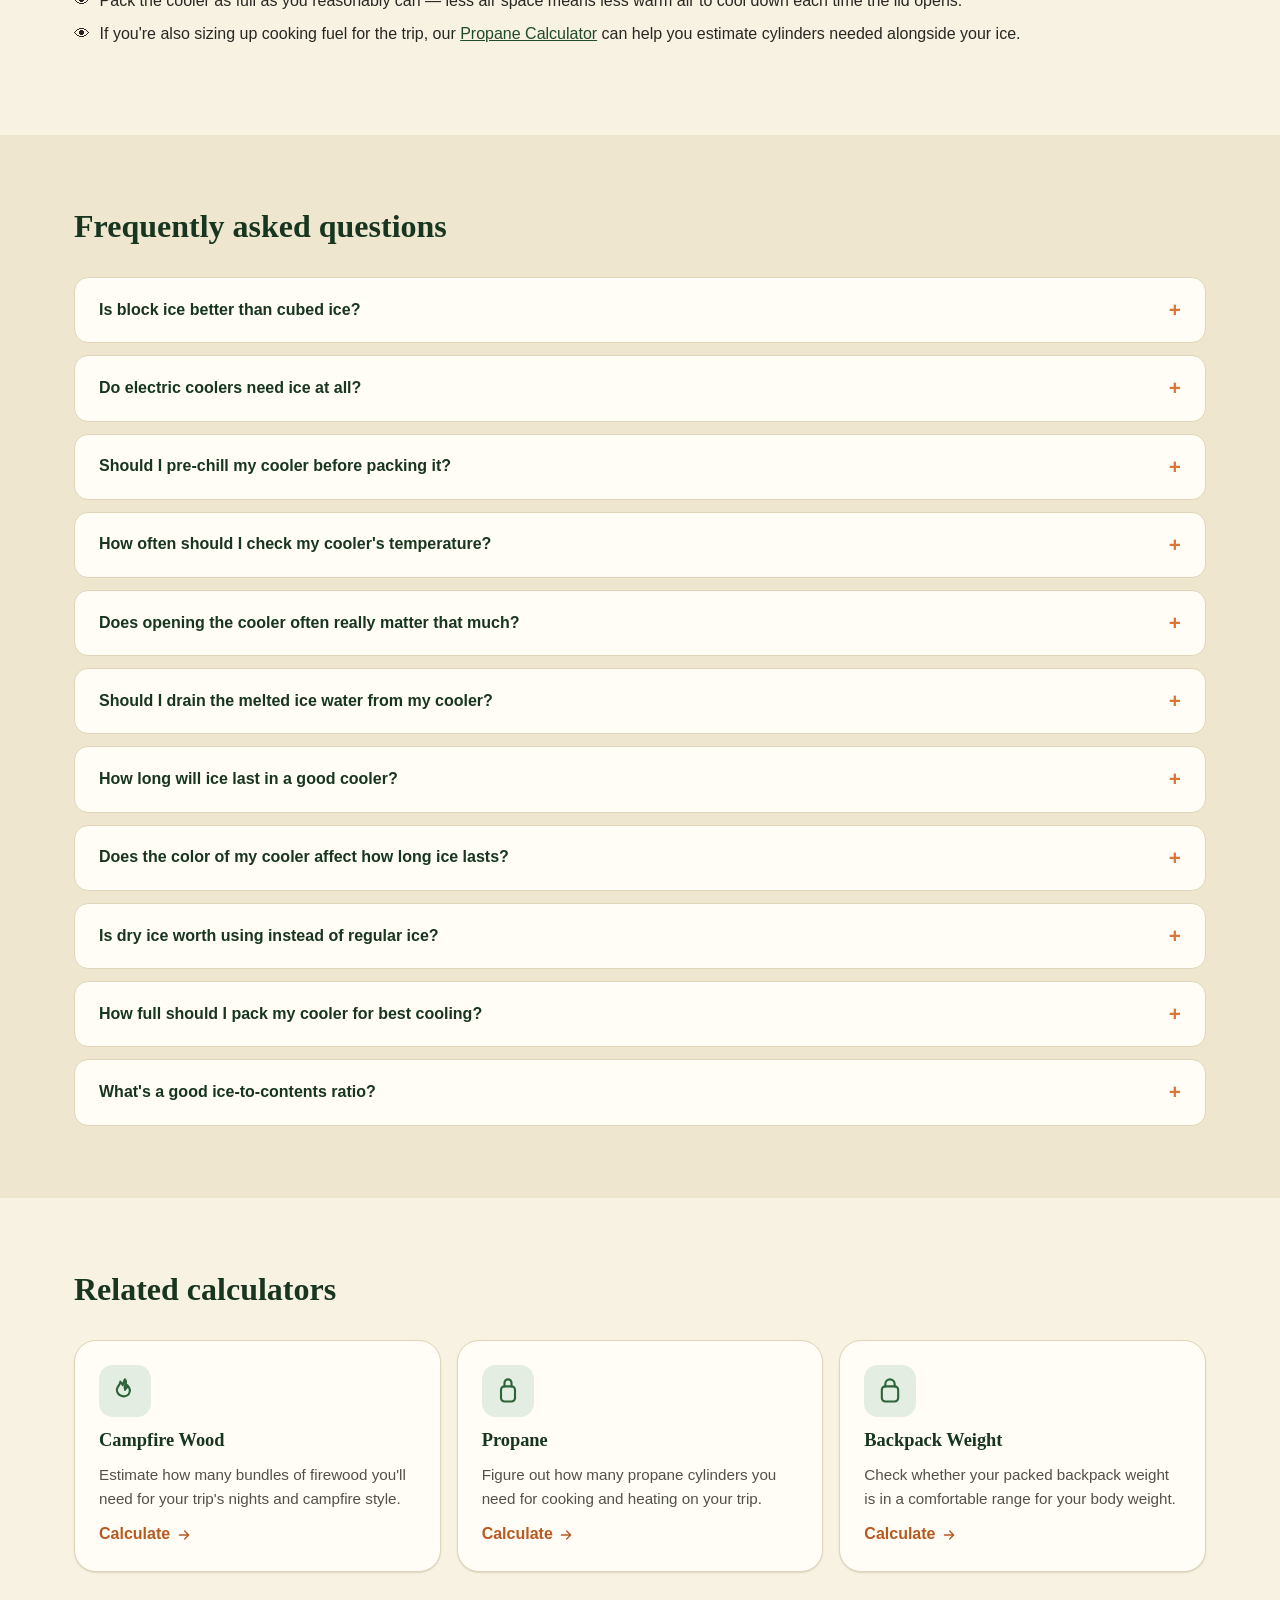
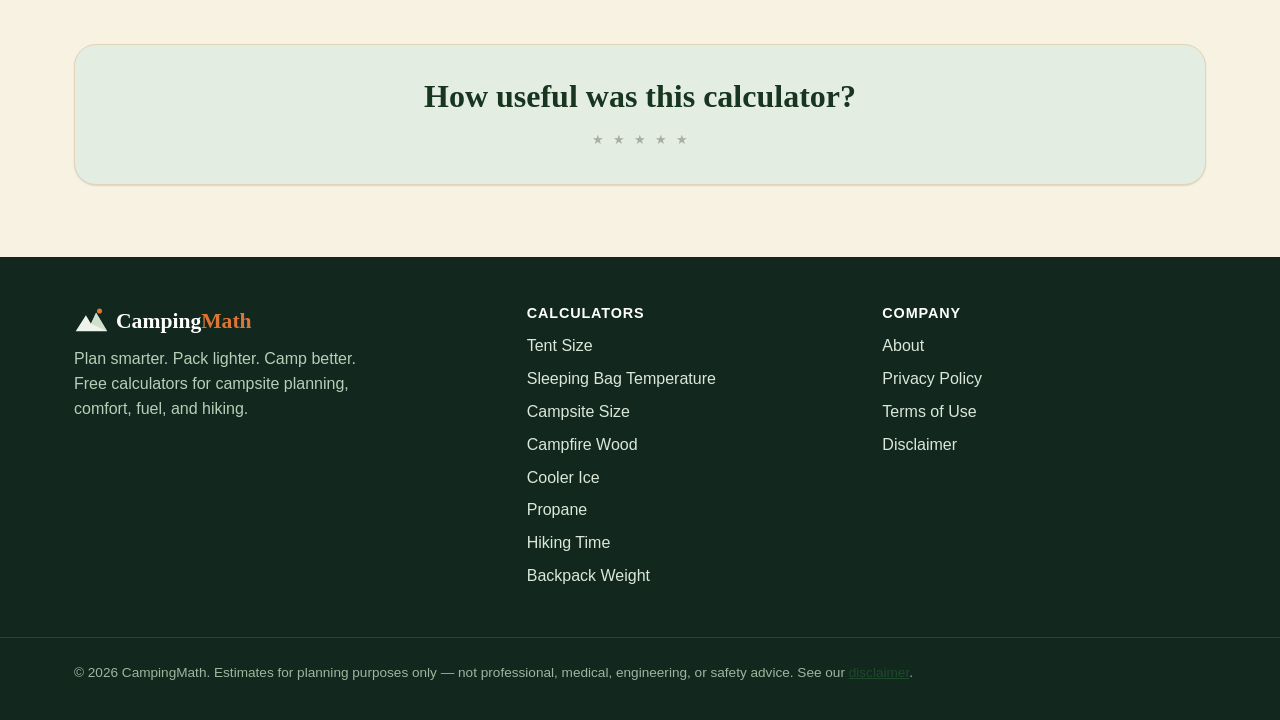
<file: calculators/cooler-ice.html>
<!doctype html>
<html lang="en">
<head>
  <meta charset="utf-8">
  <meta name="viewport" content="width=device-width, initial-scale=1">
<!-- Google tag (gtag.js) -->
<script async src="https://www.googletagmanager.com/gtag/js?id=G-JSXPWZ4VCS"></script>
<script>
  window.dataLayer = window.dataLayer || [];
  function gtag(){ dataLayer.push(arguments); }
  gtag("js", new Date());
  gtag("config", "G-JSXPWZ4VCS");
</script>
  <title>Cooler Ice Calculator — How Much Ice Do I Need Camping? | CampingMath</title>
  <meta name="description" content="Figure out how much ice you need for your cooler while camping, based on trip length, temperature, cooler quality, and how often you'll open the lid.">
  <link rel="canonical" href="https://campingmath.com/calculators/cooler-ice.html">

  <meta property="og:type" content="website">
  <meta property="og:site_name" content="CampingMath">
  <meta property="og:title" content="Cooler Ice Calculator — How Much Ice Do I Need Camping?">
  <meta property="og:description" content="Figure out how much ice you need for your cooler while camping, based on trip length, temperature, cooler quality, and how often you'll open the lid.">
  <meta property="og:url" content="https://campingmath.com/calculators/cooler-ice.html">
  <meta property="og:image" content="https://campingmath.com/images/og-image.png">

  <meta name="twitter:card" content="summary_large_image">
  <meta name="twitter:title" content="Cooler Ice Calculator — How Much Ice Do I Need Camping?">
  <meta name="twitter:description" content="Figure out how much ice you need for your cooler while camping, based on trip length, temperature, cooler quality, and how often you'll open the lid.">

  <link rel="icon" href="/images/favicon.svg" type="image/svg+xml">
  <script>
(function(){try{var t=localStorage.getItem("campingmath_theme");if(!t){t=(window.matchMedia&&window.matchMedia("(prefers-color-scheme: dark)").matches)?"dark":"light";}document.documentElement.setAttribute("data-theme",t);}catch(e){}})();
</script>
<link rel="stylesheet" href="/css/style.css">
  <style>
    /* Cooler Ice page-specific tweak: visually de-emphasize the primary pounds
       number when an electric cooler is selected, since the copy already says
       little to no ice is needed. Scoped to this page only. */
    .cooler-ice-page .result-primary.is-electric .result-value { opacity: 0.55; font-size: clamp(1.5rem, 3.4vw, 2.1rem); }
    .cooler-ice-page .result-card .value.is-text { font-size: 0.95rem; font-weight: 600; line-height: 1.4; }
  </style>
</head>
<body class="cooler-ice-page">
  <a class="skip-link" href="#main">Skip to main content</a>

  <header class="site-header">
    <div class="container header-inner">
      <a href="/index.html" class="logo" aria-label="CampingMath home">
        <svg viewBox="0 0 40 40" aria-hidden="true"><path class="logo-mtn" d="M2 31 L14 12 L20 22 L26 9 L39 31 Z"/><path class="logo-mtn-shadow" d="M20 22 L26 9 L39 31 Z"/><circle class="logo-sun" cx="30" cy="7" r="3"/></svg>
        <span>Camping<span class="logo-accent">Math</span></span>
      </a>
      <div class="header-actions">
      <button class="theme-toggle" type="button" data-theme-toggle aria-label="Switch to dark mode" aria-pressed="false">
        <svg class="icon-sun" viewBox="0 0 24 24" fill="none" stroke="currentColor" stroke-width="2" stroke-linecap="round" aria-hidden="true"><circle cx="12" cy="12" r="4"></circle><path d="M12 2v2M12 20v2M4.2 4.2l1.4 1.4M18.4 18.4l1.4 1.4M2 12h2M20 12h2M4.2 19.8l1.4-1.4M18.4 5.6l1.4-1.4"></path></svg>
        <svg class="icon-moon" viewBox="0 0 24 24" fill="none" stroke="currentColor" stroke-width="2" stroke-linecap="round" stroke-linejoin="round" aria-hidden="true"><path d="M21 12.8A9 9 0 1 1 11.2 3a7 7 0 0 0 9.8 9.8Z"></path></svg>
      </button>
      <button class="nav-toggle" type="button" data-nav-toggle aria-expanded="false" aria-controls="primary-nav">
        <span class="visually-hidden">Menu</span>
        <svg viewBox="0 0 24 24" fill="none" stroke="currentColor" stroke-width="2" stroke-linecap="round" aria-hidden="true"><line x1="3" y1="6" x2="21" y2="6"/><line x1="3" y1="12" x2="21" y2="12"/><line x1="3" y1="18" x2="21" y2="18"/></svg>
      </button>
      <nav id="primary-nav" class="primary-nav" data-primary-nav aria-label="Primary">
        <ul>
          <li><a href="/index.html">Home</a></li>
          <li><a href="/index.html#calculators" aria-current="page">Calculators</a></li>
          <li><a href="/about.html">About</a></li>
        </ul>
      </nav>
    </div>
    </div>
  </header>

  <main id="main">
    <section class="calc-hero">
      <div class="container">
        <p class="breadcrumbs"><a href="/index.html">Home</a> / <a href="/index.html#calculators">Calculators</a> / Cooler Ice</p>
        <div class="icon-badge" style="background: var(--sky-tint); color: var(--sky-dark); margin-bottom: var(--space-3);">
          <svg viewBox="0 0 24 24" fill="none" stroke="currentColor" stroke-width="1.8" stroke-linecap="round" stroke-linejoin="round" aria-hidden="true"><rect x="3" y="7" width="18" height="13" rx="2"/><path d="M3 7 l2-3h14l2 3"/><path d="M3 12 h18"/></svg>
        </div>
        <span class="eyebrow">Camp Kitchen</span>
        <h1>Cooler Ice Calculator</h1>
        <p class="calc-intro">Wondering how much ice to buy before a camping trip? This tool estimates pounds of ice based on your trip length, cooler quality, outdoor temperature, and how you'll use it — so you can buy enough without hauling melted water home. It's a planning estimate, not a food-safety guarantee.</p>
      </div>
    </section>

    <section class="container">
      <div class="calc-layout">
        <div class="card calc-form-card">
          <h2>Trip &amp; cooler details</h2>
          <form data-cooler-ice-form>

            <div class="field">
              <label for="days">Trip length (days)</label>
              <input type="number" id="days" name="days" value="3" min="1" max="60" step="1">
              <span class="help">How many days you need the cooler to stay cold.</span>
              <span class="error-msg" data-error></span>
            </div>

            <div class="field">
              <label for="capacity">Cooler capacity</label>
              <div class="unit-toggle" data-unit-toggle>
                <button type="button" data-value="qt" aria-pressed="true">Quarts</button>
                <button type="button" data-value="l" aria-pressed="false">Liters</button>
              </div>
              <input type="number" id="capacity" name="capacity" value="48" min="1" max="400" step="1" style="margin-top: var(--space-3);">
              <span class="help">Check the size printed on your cooler, or estimate — a typical car-camping cooler is 40–65 quarts.</span>
              <span class="error-msg" data-error></span>
            </div>

            <div class="field">
              <label for="tempF">Outdoor daytime temperature (°F)</label>
              <input type="number" id="tempF" name="tempF" value="80" min="-20" max="130" step="1">
              <span class="help">The typical daytime high where you'll be camping — heat is the biggest driver of ice melt.</span>
              <span class="error-msg" data-error></span>
            </div>

            <fieldset class="field">
              <legend>Cooler type</legend>
              <div class="segmented" data-segmented="coolerType">
                <button type="button" data-value="basic" aria-pressed="false">Basic</button>
                <button type="button" data-value="mid_range" aria-pressed="true">Mid-range</button>
                <button type="button" data-value="high_performance" aria-pressed="false">High-performance</button>
                <button type="button" data-value="electric" aria-pressed="false">Electric</button>
              </div>
              <span class="help">"High-performance rotomolded" coolers (thick-walled, one-piece molded shells like Yeti/RTIC-style) hold cold much longer than a basic drugstore cooler. Electric coolers plug in and actively refrigerate.</span>
            </fieldset>

            <fieldset class="field">
              <legend>What's mostly inside</legend>
              <div class="segmented" data-segmented="purpose">
                <button type="button" data-value="food_only" aria-pressed="false">Food only</button>
                <button type="button" data-value="drinks_only" aria-pressed="false">Drinks only</button>
                <button type="button" data-value="mixed" aria-pressed="true">Mixed</button>
              </div>
              <span class="help">Drink cans and bottles cool a little faster than loosely packed food.</span>
            </fieldset>

            <fieldset class="field">
              <legend>Starting temperature of contents</legend>
              <div class="segmented" data-segmented="startingTemp">
                <button type="button" data-value="pre_chilled" aria-pressed="true">Pre-chilled</button>
                <button type="button" data-value="some_chilled" aria-pressed="false">Some chilled</button>
                <button type="button" data-value="room_temp" aria-pressed="false">Mostly room temp</button>
              </div>
              <span class="help">Fridge-cold food and drinks need far less ice than room-temperature items, which have to be chilled down from scratch.</span>
            </fieldset>

            <fieldset class="field">
              <legend>How often will you open it?</legend>
              <div class="segmented" data-segmented="openingFrequency">
                <button type="button" data-value="rare" aria-pressed="false">Rare</button>
                <button type="button" data-value="moderate" aria-pressed="true">Moderate</button>
                <button type="button" data-value="frequent" aria-pressed="false">Frequent</button>
              </div>
              <span class="help">Every time the lid opens, cold air escapes and warm air rushes in.</span>
            </fieldset>

            <fieldset class="field">
              <legend>Shade</legend>
              <div class="segmented" data-segmented="shade">
                <button type="button" data-value="shaded" aria-pressed="false">Mostly shaded</button>
                <button type="button" data-value="mixed" aria-pressed="true">Mixed</button>
                <button type="button" data-value="sun" aria-pressed="false">Mostly sun</button>
              </div>
              <span class="help">Direct sun heats the cooler shell and speeds up melting.</span>
            </fieldset>

            <div class="field">
              <label for="iceType">Ice type</label>
              <select id="iceType" name="iceType">
                <option value="cubed">Cubed</option>
                <option value="block">Block</option>
                <option value="combination" selected>Combination</option>
                <option value="bottles">Frozen water bottles</option>
              </select>
              <span class="help">This changes the packing advice below, not the total pounds needed.</span>
            </div>

            <div class="field">
              <label class="checkbox-row" for="secondCooler">
                <input type="checkbox" id="secondCooler" name="secondCooler">
                Using a separate cooler for drinks
              </label>
              <span class="help">If checked, we'll suggest a rough split instead of separate full calculations.</span>
            </div>
          </form>
        </div>

        <div class="results-panel">
          <div class="card result-primary" data-result-primary>
            <span class="eyebrow">Recommended ice</span>
            <div class="result-value"><span data-primary-value data-raw-value="0">0</span> <span class="result-unit">lb of ice</span></div>
            <p class="result-sub" data-result-sub>Calculating...</p>
          </div>

          <div class="result-grid">
            <div class="card result-card">
              <span class="label">Initial fill</span>
              <span class="value" data-initial-fill>--</span>
            </div>
            <div class="card result-card">
              <span class="label">Daily replenishment</span>
              <span class="value" data-daily-replenish>--</span>
            </div>
            <div class="card result-card">
              <span class="label" data-ice-mix-title>Suggested ice mix</span>
              <span class="value is-text" data-ice-mix-value>--</span>
            </div>
          </div>

          <div class="callout callout-info" data-electric-callout hidden>
            <h4>Electric cooler selected</h4>
            <p>Electric coolers use active refrigeration and typically need little to no ice. The pounds above already come out small — pack a few frozen items only as backup in case of a power interruption (a campsite outage or a drained vehicle battery).</p>
          </div>

          <div class="callout callout-info" data-second-cooler-note hidden>
            <h4>Using two coolers?</h4>
            <p>Rather than run separate full calculations, split your total ice roughly 60/40: about <strong data-food-split>--</strong> lb for the food cooler and <strong data-drinks-split>--</strong> lb for the drinks cooler, since the drinks cooler usually gets opened far more often.</p>
          </div>

          <div class="callout callout-warn">
            <h4>Food safety reminder</h4>
            <p>This calculator estimates ice quantity for cooling comfort — it does not guarantee safe food temperatures. Use an appliance thermometer to confirm perishable food stays cold, follow safe food-storage practice, and discard anything that may have spoiled.</p>
          </div>

          <div class="card diagram-card">
            <h3>Initial ice fill level</h3>
            <div class="gauge" data-gauge-track role="group" aria-label="Initial ice fill percentage">
              <div class="gauge-track" role="progressbar" aria-valuemin="0" aria-valuemax="100" aria-valuenow="0">
                <div class="gauge-fill" data-gauge-fill></div>
              </div>
              <div class="gauge-labels"><span>Empty</span><span>Packed full</span></div>
            </div>
            <p class="help" style="margin-top: var(--space-3);" data-packing-advice>Calculating packing advice...</p>
          </div>

          <details class="why-vary">
            <summary>Why this estimate may vary</summary>
            <p>Real-world ice loss depends on more than these inputs: ambient humidity, how much the sun/shade balance shifts through the day, how well-sealed and latched the cooler lid is, how full the cooler is (a fuller cooler holds cold longer than a half-empty one, since there's less air to keep cold), and the quality of the ice itself (some store-bought bagged ice is already partly melted and refrozen).</p>
          </details>

          <div class="form-actions">
            <button type="button" class="btn btn-outline" data-reset-btn>Reset</button>
            <button type="button" class="btn btn-primary" data-copy-btn>Copy result</button>
          </div>
        </div>
      </div>
    </section>

    <section class="section">
      <div class="container">
        <div class="section-head">
          <h2>How this estimate is calculated</h2>
          <p>We start with a simple baseline: about 2 pounds of ice per gallon of cooler space per day, which is a common rule of thumb for a basic cooler in moderate heat with moderate lid-opening. From there, the estimate is scaled up or down by outdoor temperature, cooler quality, how cold your food and drinks were when you packed them, how often you'll open the lid, and how much sun the cooler sits in. The first day gets a bigger "initial fill" charge, since bringing room-temperature or partly chilled contents down to a safe, cold temperature takes more ice than simply maintaining cold on later days — a well-packed cooler holds onto that cold, so each additional day needs a smaller top-off.</p>
        </div>
        <div class="formula-box">
          <p><code>dailyIce = (capacity ÷ 4) × 2.0 lb × tempFactor × coolerTypeFactor × startingTempFactor × openingFactor × shadeFactor × purposeFactor</code></p>
          <p><code>total = (dailyIce × 1.3) + (dailyIce × 0.8) × (days − 1)</code>, rounded up to a whole pound.</p>
        </div>
        <p>If you're also figuring out fuel for the fire, our <a href="/calculators/campfire-wood.html">Campfire Wood Calculator</a> uses the same kind of trip-length-and-conditions approach to estimate bundles of firewood.</p>
      </div>
    </section>

    <section class="section section-alt">
      <div class="container">
        <div class="section-head">
          <h2>Assumptions &amp; limitations</h2>
        </div>
        <ul class="assumption-list">
          <li>The baseline assumes a closed, reasonably shaded cooler that isn't left open for long stretches.</li>
          <li>Actual ice retention varies a lot by brand and construction — two coolers labeled the same size can perform very differently.</li>
          <li>This tool estimates comfort and cooling, not certified food safety. It does not guarantee any specific internal temperature.</li>
          <li>Ice type (cubed, block, combination, or frozen bottles) changes packing advice here but not the total pounds math.</li>
          <li>Extreme weather swings, altitude, or direct exposure to hot pavement/asphalt aren't modeled and can increase melt beyond this estimate.</li>
          <li>These are planning estimates only — see our <a href="/disclaimer.html">disclaimer</a> for the full picture on how to use CampingMath's numbers.</li>
        </ul>
      </div>
    </section>

    <section class="section">
      <div class="container">
        <div class="section-head">
          <h2>Practical recommendations</h2>
        </div>
        <ul class="assumption-list">
          <li>Pre-chill your cooler (and its contents, when possible) for a few hours before packing — a warm cooler shell steals cold from your ice immediately.</li>
          <li>Pack dense, already-cold items on the bottom near the ice; lighter, frequently-accessed items near the top.</li>
          <li>Keep the lid closed as much as possible — consider a separate small cooler or bag for drinks you'll grab constantly, so the main food cooler stays shut.</li>
          <li>If food stays sealed and off the cooler floor, leaving melted ice water in place can help keep things cold; drain it for drinks-only coolers or if it risks touching unsealed food.</li>
          <li>Pack the cooler as full as you reasonably can — less air space means less warm air to cool down each time the lid opens.</li>
          <li>If you're also sizing up cooking fuel for the trip, our <a href="/calculators/propane.html">Propane Calculator</a> can help you estimate cylinders needed alongside your ice.</li>
        </ul>
      </div>
    </section>

    <section class="section section-alt">
      <div class="container">
        <div class="section-head">
          <h2>Frequently asked questions</h2>
        </div>
        <div class="faq-list">
          <details class="faq-item">
            <summary>Is block ice better than cubed ice?</summary>
            <p class="faq-answer">Block ice lasts longer because it has less surface area exposed to warm air, so it melts more slowly. Cubed ice cools faster at first and packs into gaps well, but melts quicker. Many campers use both: block ice on the bottom for longevity, cubed on top for a fast initial chill.</p>
          </details>
          <details class="faq-item">
            <summary>Do electric coolers need ice at all?</summary>
            <p class="faq-answer">Not really. Electric coolers use active refrigeration (similar to a mini fridge) rather than relying on melting ice, so they typically need little to no ice. It's still smart to pack a few frozen items as a backup in case of a power interruption.</p>
          </details>
          <details class="faq-item">
            <summary>Should I pre-chill my cooler before packing it?</summary>
            <p class="faq-answer">Yes. A warm cooler shell and warm air trapped inside will melt some of your ice just bringing the cooler itself down to temperature. Pre-chilling with a bag of ice for a few hours (then dumping it before the real pack) saves ice for the actual trip.</p>
          </details>
          <details class="faq-item">
            <summary>How often should I check my cooler's temperature?</summary>
            <p class="faq-answer">For multi-day trips, check once or twice a day with an appliance thermometer, especially for perishable food. This calculator estimates ice quantity, but only a thermometer can confirm your food is actually staying at a safe temperature.</p>
          </details>
          <details class="faq-item">
            <summary>Does opening the cooler often really matter that much?</summary>
            <p class="faq-answer">Yes — every time the lid opens, cold air spills out and warm air rushes in, and that effect compounds over a multi-day trip. Frequent openers can lose ice noticeably faster than someone who opens the cooler only at mealtimes.</p>
          </details>
          <details class="faq-item">
            <summary>Should I drain the melted ice water from my cooler?</summary>
            <p class="faq-answer">It depends on what's inside. If food is sealed in waterproof containers or bags, leaving the cold water in place can actually help keep things cool. For drinks-only coolers, or if you're worried about unsealed food sitting in water, go ahead and drain periodically.</p>
          </details>
          <details class="faq-item">
            <summary>How long will ice last in a good cooler?</summary>
            <p class="faq-answer">A well-packed, high-performance rotomolded cooler kept mostly shaded and closed can hold ice for several days to over a week. A basic cooler in direct sun with frequent lid-opening might only hold solid ice for a day or two — hence all the variables in this calculator.</p>
          </details>
          <details class="faq-item">
            <summary>Does the color of my cooler affect how long ice lasts?</summary>
            <p class="faq-answer">Somewhat — lighter-colored coolers reflect more sunlight and absorb less heat than dark-colored ones sitting in direct sun. It's a smaller factor than shade, cooler quality, or how often you open the lid, but it can help at the margins.</p>
          </details>
          <details class="faq-item">
            <summary>Is dry ice worth using instead of regular ice?</summary>
            <p class="faq-answer">Dry ice is much colder and lasts longer, which can be useful for very long trips or freezing food solid, but it requires ventilation (it releases CO2 gas), gloves to handle, and isn't ideal for keeping drinks at a drinkable temperature. Most car-camping trips do fine with regular ice.</p>
          </details>
          <details class="faq-item">
            <summary>How full should I pack my cooler for best cooling?</summary>
            <p class="faq-answer">As full as reasonably possible. Empty air space heats up and has to be re-cooled every time the lid opens, while a fully packed cooler has less air to warm and holds its temperature more evenly.</p>
          </details>
          <details class="faq-item">
            <summary>What's a good ice-to-contents ratio?</summary>
            <p class="faq-answer">A common starting point is roughly equal parts ice and contents by volume for a multi-day trip in warm weather, though this calculator's pounds figure already accounts for your specific temperature, cooler type, and usage pattern rather than using a flat ratio.</p>
          </details>
        </div>
      </div>
    </section>

    <section class="section">
      <div class="container">
        <div class="section-head">
          <h2>Related calculators</h2>
        </div>
        <div class="related-grid">
          <a class="card calc-card" href="/calculators/campfire-wood.html">
            <div class="icon-badge">
              <svg viewBox="0 0 24 24" fill="none" stroke="currentColor" stroke-width="1.8" stroke-linecap="round" stroke-linejoin="round" aria-hidden="true"><path d="M12 2c3 4-2 5 0 9 1-1 2-2 2-4 2 2 3 5 1 8a6 6 0 0 1-10-4c0-3 3-4 3-7 1 1 2 2 2 3 1-2 1-4 2-5Z"/></svg>
            </div>
            <h3>Campfire Wood</h3>
            <p>Estimate how many bundles of firewood you'll need for your trip's nights and campfire style.</p>
            <span class="card-cta">Calculate <svg viewBox="0 0 24 24" fill="none" stroke="currentColor" stroke-width="2" stroke-linecap="round" stroke-linejoin="round" aria-hidden="true"><path d="M5 12h14M13 6l6 6-6 6"/></svg></span>
          </a>
          <a class="card calc-card" href="/calculators/propane.html">
            <div class="icon-badge">
              <svg viewBox="0 0 24 24" fill="none" stroke="currentColor" stroke-width="1.8" stroke-linecap="round" stroke-linejoin="round" aria-hidden="true"><path d="M9 8V5a3 3 0 0 1 6 0v3"/><rect x="6" y="8" width="12" height="13" rx="3"/></svg>
            </div>
            <h3>Propane</h3>
            <p>Figure out how many propane cylinders you need for cooking and heating on your trip.</p>
            <span class="card-cta">Calculate <svg viewBox="0 0 24 24" fill="none" stroke="currentColor" stroke-width="2" stroke-linecap="round" stroke-linejoin="round" aria-hidden="true"><path d="M5 12h14M13 6l6 6-6 6"/></svg></span>
          </a>
          <a class="card calc-card" href="/calculators/backpack-weight.html">
            <div class="icon-badge">
              <svg viewBox="0 0 24 24" fill="none" stroke="currentColor" stroke-width="1.8" stroke-linecap="round" stroke-linejoin="round" aria-hidden="true"><path d="M8 8V6a4 4 0 0 1 8 0v2"/><rect x="5" y="8" width="14" height="13" rx="3"/></svg>
            </div>
            <h3>Backpack Weight</h3>
            <p>Check whether your packed backpack weight is in a comfortable range for your body weight.</p>
            <span class="card-cta">Calculate <svg viewBox="0 0 24 24" fill="none" stroke="currentColor" stroke-width="2" stroke-linecap="round" stroke-linejoin="round" aria-hidden="true"><path d="M5 12h14M13 6l6 6-6 6"/></svg></span>
          </a>
        </div>
      </div>
    </section>

    <div class="container">
      <section class="card rating-widget" data-rating="cooler-ice">
        <h2 class="rating-title">How useful was this calculator?</h2>
        <div class="stars" role="radiogroup" aria-label="Star rating">
          <button type="button" class="star" data-value="1" aria-label="1 star">&#9733;</button>
          <button type="button" class="star" data-value="2" aria-label="2 stars">&#9733;</button>
          <button type="button" class="star" data-value="3" aria-label="3 stars">&#9733;</button>
          <button type="button" class="star" data-value="4" aria-label="4 stars">&#9733;</button>
          <button type="button" class="star" data-value="5" aria-label="5 stars">&#9733;</button>
        </div>
        <p class="rating-thanks" hidden>Thanks for your feedback!</p>
      </section>
    </div>
  </main>

  <footer class="site-footer contour-tile">
    <div class="container footer-inner">
      <div class="footer-brand">
        <a href="/index.html" class="logo" aria-label="CampingMath home">
          <svg viewBox="0 0 40 40" aria-hidden="true"><path class="logo-mtn" d="M2 31 L14 12 L20 22 L26 9 L39 31 Z"/><path class="logo-mtn-shadow" d="M20 22 L26 9 L39 31 Z"/><circle class="logo-sun" cx="30" cy="7" r="3"/></svg>
          <span>Camping<span class="logo-accent">Math</span></span>
        </a>
        <p class="footer-tagline">Plan smarter. Pack lighter. Camp better. Free calculators for campsite planning, comfort, fuel, and hiking.</p>
      </div>
      <div class="footer-col">
        <h3>Calculators</h3>
        <ul>
          <li><a href="/calculators/tent-size.html">Tent Size</a></li>
          <li><a href="/calculators/sleeping-bag.html">Sleeping Bag Temperature</a></li>
          <li><a href="/calculators/campsite-size.html">Campsite Size</a></li>
          <li><a href="/calculators/campfire-wood.html">Campfire Wood</a></li>
          <li><a href="/calculators/cooler-ice.html">Cooler Ice</a></li>
          <li><a href="/calculators/propane.html">Propane</a></li>
          <li><a href="/calculators/hiking-time.html">Hiking Time</a></li>
          <li><a href="/calculators/backpack-weight.html">Backpack Weight</a></li>
        </ul>
      </div>
      <div class="footer-col">
        <h3>Company</h3>
        <ul>
          <li><a href="/about.html">About</a></li>
          <li><a href="/privacy-policy.html">Privacy Policy</a></li>
          <li><a href="/terms-of-use.html">Terms of Use</a></li>
          <li><a href="/disclaimer.html">Disclaimer</a></li>
        </ul>
      </div>
    </div>
    <div class="footer-bottom">
      <div class="container">
        <p>&copy; <span data-current-year></span> CampingMath. Estimates for planning purposes only — not professional, medical, engineering, or safety advice. See our <a href="/disclaimer.html">disclaimer</a>.</p>
      </div>
    </div>
  </footer>

  <script src="/js/shared.js"></script>
  <script src="/js/calculators.js"></script>
  <script src="/js/calc-cooler-ice.js"></script>
</body>
</html>
</file>
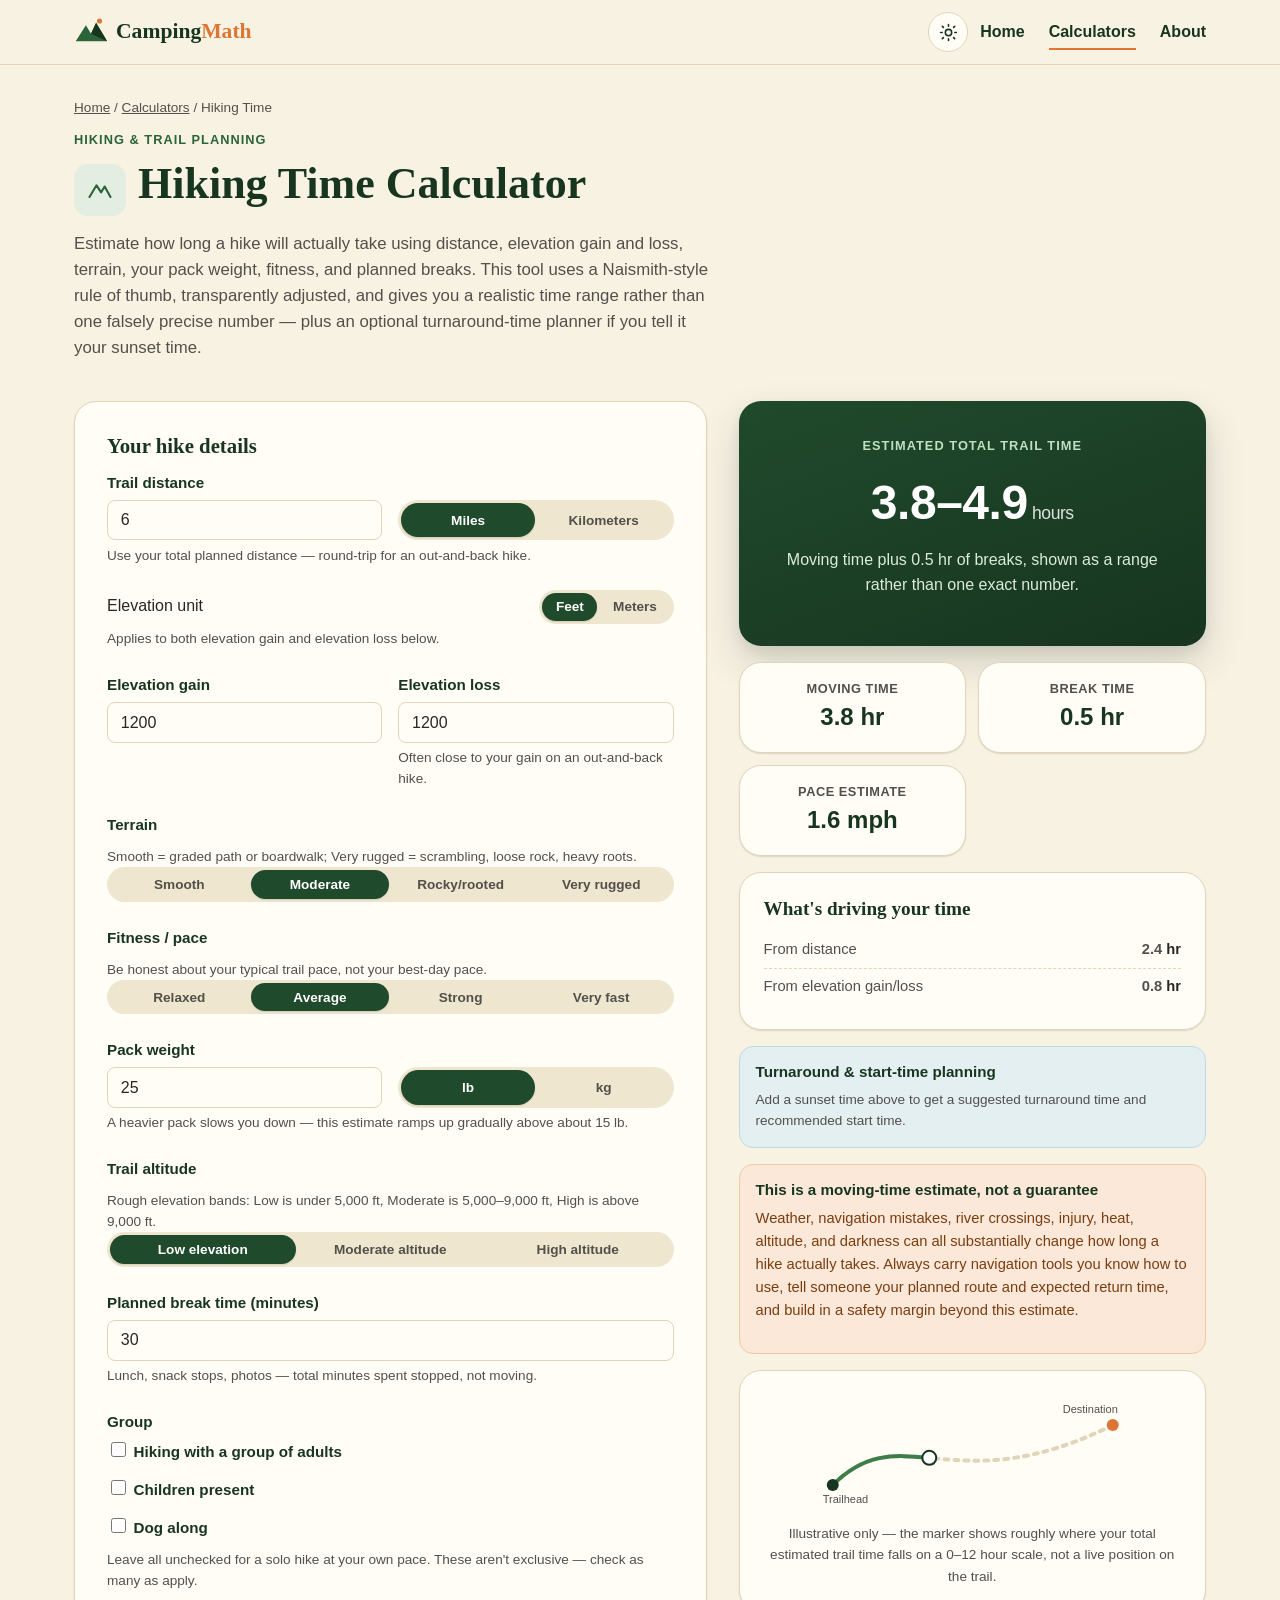
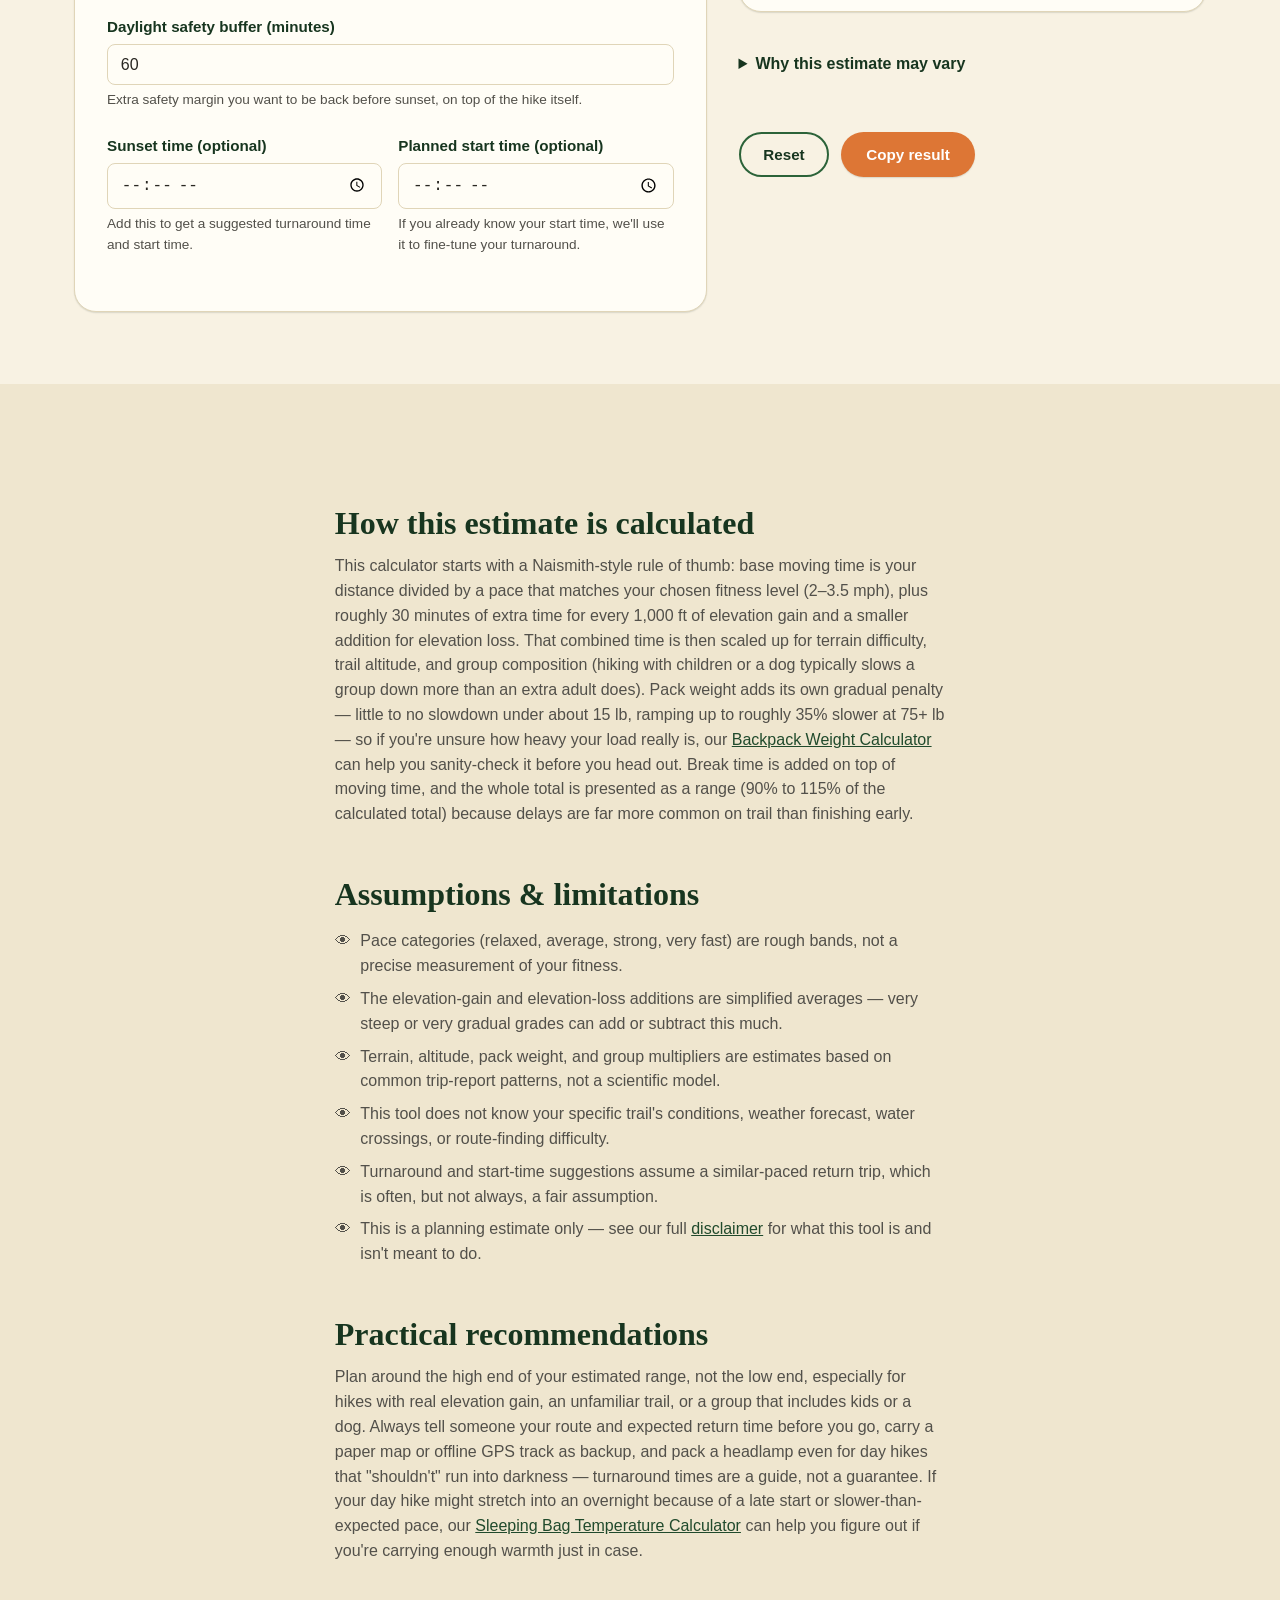
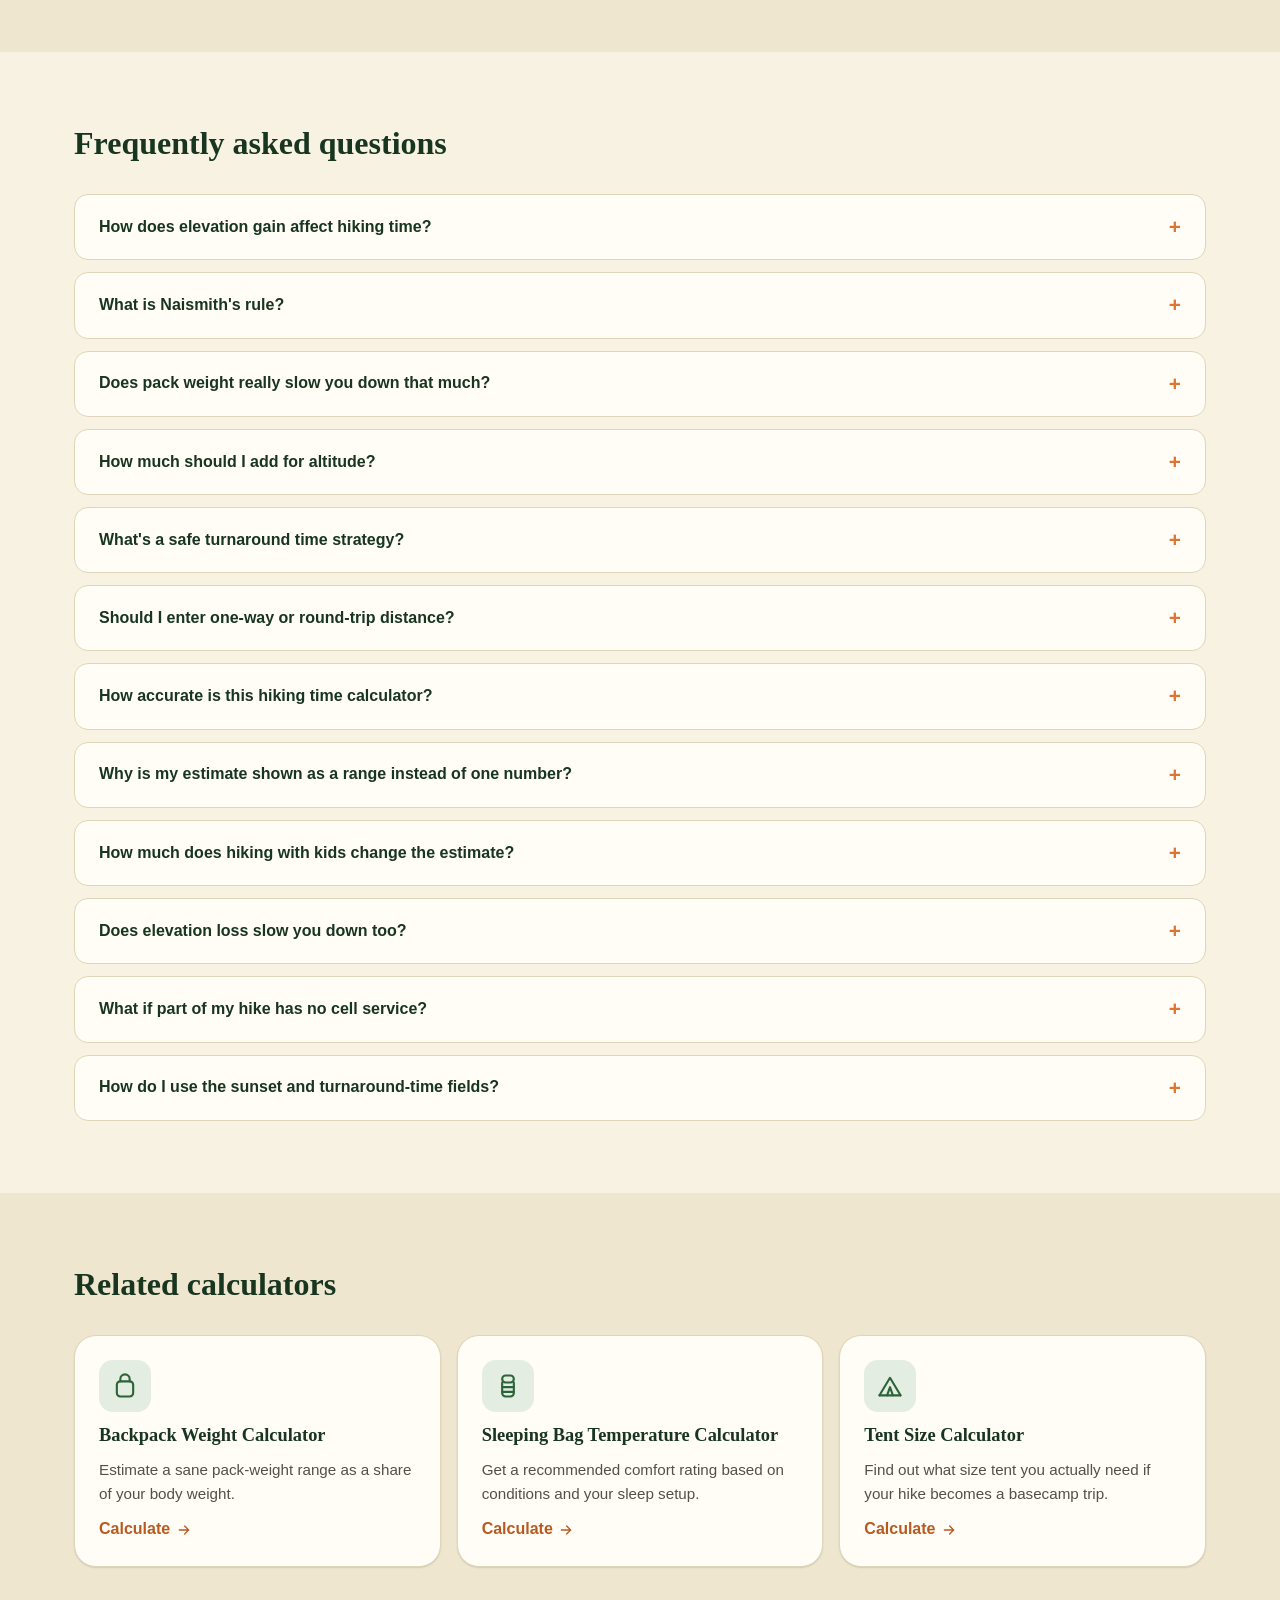
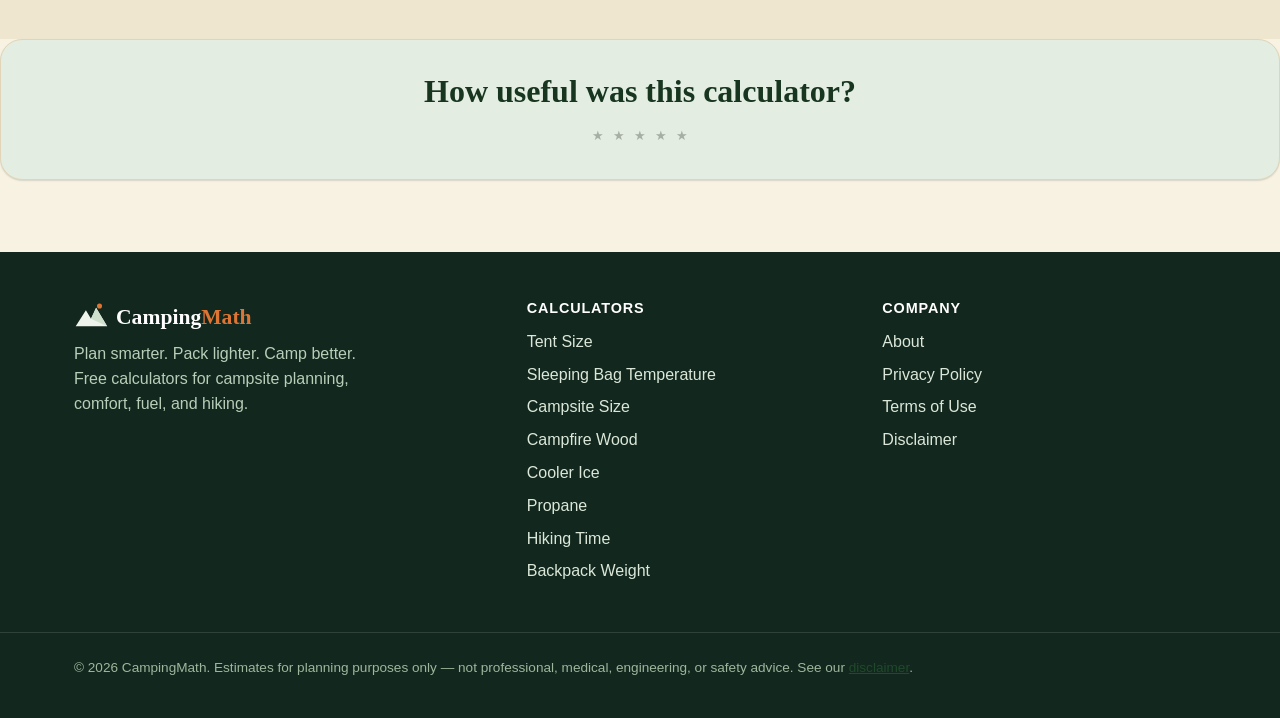
<file: calculators/hiking-time.html>
<!doctype html>
<html lang="en">
<head>
<meta charset="UTF-8">
<meta name="viewport" content="width=device-width, initial-scale=1">
<!-- Google tag (gtag.js) -->
<script async src="https://www.googletagmanager.com/gtag/js?id=G-JSXPWZ4VCS"></script>
<script>
  window.dataLayer = window.dataLayer || [];
  function gtag(){ dataLayer.push(arguments); }
  gtag("js", new Date());
  gtag("config", "G-JSXPWZ4VCS");
</script>
<title>Hiking Time Calculator — Estimate Trail Time with Elevation Gain | CampingMath</title>
<meta name="description" content="Estimate how long a hike will take from distance, elevation gain, terrain, pack weight, and pace — a realistic time range, plus a turnaround-time planner.">
<link rel="canonical" href="https://campingmath.com/calculators/hiking-time.html">
<meta property="og:type" content="website">
<meta property="og:site_name" content="CampingMath">
<meta property="og:title" content="Hiking Time Calculator — Estimate Trail Time with Elevation Gain">
<meta property="og:description" content="Estimate how long a hike will take from distance, elevation gain, terrain, pack weight, and pace — a realistic time range, plus a turnaround-time planner.">
<meta property="og:url" content="https://campingmath.com/calculators/hiking-time.html">
<meta property="og:image" content="https://campingmath.com/images/og-image.png">
<meta name="twitter:card" content="summary_large_image">
<meta name="twitter:title" content="Hiking Time Calculator — Estimate Trail Time with Elevation Gain">
<meta name="twitter:description" content="Estimate how long a hike will take from distance, elevation gain, terrain, pack weight, and pace — a realistic time range, plus a turnaround-time planner.">
<link rel="icon" href="/images/favicon.svg" type="image/svg+xml">
<script>
(function(){try{var t=localStorage.getItem("campingmath_theme");if(!t){t=(window.matchMedia&&window.matchMedia("(prefers-color-scheme: dark)").matches)?"dark":"light";}document.documentElement.setAttribute("data-theme",t);}catch(e){}})();
</script>
<link rel="stylesheet" href="/css/style.css">
<style>
  /* Page-specific tweaks for the Hiking Time Calculator only. */
  .ht-hero-icon { display: inline-flex; align-items: center; gap: var(--space-3); margin-bottom: var(--space-2); }
  .ht-breakdown-row {
    display: flex; justify-content: space-between; align-items: baseline; gap: var(--space-3);
    padding: 0.45em 0; border-bottom: 1px dashed var(--border); font-size: 0.92rem;
  }
  .ht-breakdown-row:last-child { border-bottom: none; }
  .ht-breakdown-row span:first-child { color: var(--text-muted); }
  .ht-diagram-note, .ht-small-note { font-size: 0.85rem; color: var(--text-muted); margin-top: var(--space-2); margin-bottom: 0; }
  .ht-turnaround-line { margin: 0 0 var(--space-2); }
  .ht-turnaround-line:last-child { margin-bottom: 0; }
  .ht-elev-unit-row { display: flex; align-items: center; justify-content: space-between; gap: var(--space-3); flex-wrap: wrap; }
</style>
</head>
<body>
<a class="skip-link" href="#main">Skip to main content</a>

<header class="site-header">
  <div class="container header-inner">
    <a href="/index.html" class="logo" aria-label="CampingMath home">
      <svg viewBox="0 0 40 40" aria-hidden="true"><path class="logo-mtn" d="M2 31 L14 12 L20 22 L26 9 L39 31 Z"/><path class="logo-mtn-shadow" d="M20 22 L26 9 L39 31 Z"/><circle class="logo-sun" cx="30" cy="7" r="3"/></svg>
      <span>Camping<span class="logo-accent">Math</span></span>
    </a>
    <div class="header-actions">
      <button class="theme-toggle" type="button" data-theme-toggle aria-label="Switch to dark mode" aria-pressed="false">
        <svg class="icon-sun" viewBox="0 0 24 24" fill="none" stroke="currentColor" stroke-width="2" stroke-linecap="round" aria-hidden="true"><circle cx="12" cy="12" r="4"></circle><path d="M12 2v2M12 20v2M4.2 4.2l1.4 1.4M18.4 18.4l1.4 1.4M2 12h2M20 12h2M4.2 19.8l1.4-1.4M18.4 5.6l1.4-1.4"></path></svg>
        <svg class="icon-moon" viewBox="0 0 24 24" fill="none" stroke="currentColor" stroke-width="2" stroke-linecap="round" stroke-linejoin="round" aria-hidden="true"><path d="M21 12.8A9 9 0 1 1 11.2 3a7 7 0 0 0 9.8 9.8Z"></path></svg>
      </button>
      <button class="nav-toggle" type="button" data-nav-toggle aria-expanded="false" aria-controls="primary-nav">
      <span class="visually-hidden">Menu</span>
      <svg viewBox="0 0 24 24" fill="none" stroke="currentColor" stroke-width="2" stroke-linecap="round" aria-hidden="true"><line x1="3" y1="6" x2="21" y2="6"/><line x1="3" y1="12" x2="21" y2="12"/><line x1="3" y1="18" x2="21" y2="18"/></svg>
    </button>
    <nav id="primary-nav" class="primary-nav" data-primary-nav aria-label="Primary">
      <ul>
        <li><a href="/index.html">Home</a></li>
        <li><a href="/index.html#calculators" aria-current="page">Calculators</a></li>
        <li><a href="/about.html">About</a></li>
      </ul>
    </nav>
    </div>
  </div>
</header>

<main id="main">

  <section class="calc-hero">
    <div class="container">
      <p class="breadcrumbs"><a href="/index.html">Home</a> / <a href="/index.html#calculators">Calculators</a> / Hiking Time</p>
      <span class="eyebrow">Hiking &amp; Trail Planning</span>
      <div class="ht-hero-icon">
        <div class="icon-badge" style="background: var(--forest-100); color: var(--accent);">
          <svg viewBox="0 0 24 24" fill="none" stroke="currentColor" stroke-width="1.8" stroke-linecap="round" stroke-linejoin="round" aria-hidden="true"><path d="M3 18 L9 8 L13 14 L16 9 L21 18"/></svg>
        </div>
        <h1 class="mt-0">Hiking Time Calculator</h1>
      </div>
      <p class="calc-intro">Estimate how long a hike will actually take using distance, elevation gain and loss, terrain, your pack weight, fitness, and planned breaks. This tool uses a Naismith-style rule of thumb, transparently adjusted, and gives you a realistic time range rather than one falsely precise number — plus an optional turnaround-time planner if you tell it your sunset time.</p>
    </div>
  </section>

  <section class="section" style="padding-top: 0;">
    <div class="container">
      <div class="calc-layout">

        <div class="card calc-form-card">
          <h2>Your hike details</h2>
          <form id="hiking-time-form">

            <div class="field" data-field>
              <label for="ht-distance">Trail distance</label>
              <div class="field-row">
                <input type="number" id="ht-distance" name="distance" min="0" max="100" step="0.1" value="6" inputmode="decimal">
                <div class="unit-toggle" data-unit-toggle="distance" role="group" aria-label="Distance unit">
                  <button type="button" data-value="mi" aria-pressed="true">Miles</button>
                  <button type="button" data-value="km" aria-pressed="false">Kilometers</button>
                </div>
              </div>
              <span class="help">Use your total planned distance — round-trip for an out-and-back hike.</span>
              <span class="error-msg" data-error></span>
            </div>

            <div class="field">
              <div class="ht-elev-unit-row">
                <span id="ht-elev-unit-legend">Elevation unit</span>
                <div class="unit-toggle" data-unit-toggle="elevation" role="group" aria-labelledby="ht-elev-unit-legend">
                  <button type="button" data-value="ft" aria-pressed="true">Feet</button>
                  <button type="button" data-value="m" aria-pressed="false">Meters</button>
                </div>
              </div>
              <span class="help">Applies to both elevation gain and elevation loss below.</span>
            </div>

            <div class="field-row">
              <div class="field" data-field>
                <label for="ht-elev-gain">Elevation gain</label>
                <input type="number" id="ht-elev-gain" name="elevGain" min="0" max="30000" step="10" value="1200" inputmode="decimal">
                <span class="error-msg" data-error></span>
              </div>
              <div class="field" data-field>
                <label for="ht-elev-loss">Elevation loss</label>
                <input type="number" id="ht-elev-loss" name="elevLoss" min="0" max="30000" step="10" value="1200" inputmode="decimal">
                <span class="help">Often close to your gain on an out-and-back hike.</span>
                <span class="error-msg" data-error></span>
              </div>
            </div>

            <fieldset class="field">
              <legend>Terrain</legend>
              <span class="help">Smooth = graded path or boardwalk; Very rugged = scrambling, loose rock, heavy roots.</span>
              <div class="segmented" data-segmented="terrain" role="group" aria-label="Terrain type">
                <button type="button" data-value="smooth" aria-pressed="false">Smooth</button>
                <button type="button" data-value="moderate" aria-pressed="true">Moderate</button>
                <button type="button" data-value="rocky_rooted" aria-pressed="false">Rocky/rooted</button>
                <button type="button" data-value="very_rugged" aria-pressed="false">Very rugged</button>
              </div>
            </fieldset>

            <fieldset class="field">
              <legend>Fitness / pace</legend>
              <span class="help">Be honest about your typical trail pace, not your best-day pace.</span>
              <div class="segmented" data-segmented="fitness" role="group" aria-label="Fitness and pace">
                <button type="button" data-value="relaxed" aria-pressed="false">Relaxed</button>
                <button type="button" data-value="average" aria-pressed="true">Average</button>
                <button type="button" data-value="strong" aria-pressed="false">Strong</button>
                <button type="button" data-value="very_fast" aria-pressed="false">Very fast</button>
              </div>
            </fieldset>

            <div class="field" data-field>
              <label for="ht-pack-weight">Pack weight</label>
              <div class="field-row">
                <input type="number" id="ht-pack-weight" name="packWeight" min="0" max="400" step="1" value="25" inputmode="decimal">
                <div class="unit-toggle" data-unit-toggle="weight" role="group" aria-label="Pack weight unit">
                  <button type="button" data-value="lb" aria-pressed="true">lb</button>
                  <button type="button" data-value="kg" aria-pressed="false">kg</button>
                </div>
              </div>
              <span class="help">A heavier pack slows you down — this estimate ramps up gradually above about 15 lb.</span>
              <span class="error-msg" data-error></span>
            </div>

            <fieldset class="field">
              <legend>Trail altitude</legend>
              <span class="help">Rough elevation bands: Low is under 5,000 ft, Moderate is 5,000–9,000 ft, High is above 9,000 ft.</span>
              <div class="segmented" data-segmented="altitude" role="group" aria-label="Trail altitude">
                <button type="button" data-value="low" aria-pressed="true">Low elevation</button>
                <button type="button" data-value="moderate" aria-pressed="false">Moderate altitude</button>
                <button type="button" data-value="high" aria-pressed="false">High altitude</button>
              </div>
            </fieldset>

            <div class="field" data-field>
              <label for="ht-break-minutes">Planned break time (minutes)</label>
              <input type="number" id="ht-break-minutes" name="breakMinutes" min="0" max="600" step="5" value="30" inputmode="numeric">
              <span class="help">Lunch, snack stops, photos — total minutes spent stopped, not moving.</span>
              <span class="error-msg" data-error></span>
            </div>

            <div class="field">
              <label>Group</label>
              <div class="stack" style="gap: 0.5rem;">
                <label class="checkbox-row" for="ht-adult-group"><input type="checkbox" id="ht-adult-group" name="adultGroup"> Hiking with a group of adults</label>
                <label class="checkbox-row" for="ht-children"><input type="checkbox" id="ht-children" name="children"> Children present</label>
                <label class="checkbox-row" for="ht-dog"><input type="checkbox" id="ht-dog" name="dog"> Dog along</label>
              </div>
              <span class="help">Leave all unchecked for a solo hike at your own pace. These aren't exclusive — check as many as apply.</span>
            </div>

            <div class="field" data-field>
              <label for="ht-daylight-buffer">Daylight safety buffer (minutes)</label>
              <input type="number" id="ht-daylight-buffer" name="daylightBuffer" min="0" max="300" step="5" value="60" inputmode="numeric">
              <span class="help">Extra safety margin you want to be back before sunset, on top of the hike itself.</span>
              <span class="error-msg" data-error></span>
            </div>

            <div class="field-row">
              <div class="field">
                <label for="ht-sunset-time">Sunset time (optional)</label>
                <input type="time" id="ht-sunset-time" name="sunsetTime">
                <span class="help">Add this to get a suggested turnaround time and start time.</span>
              </div>
              <div class="field">
                <label for="ht-start-time">Planned start time (optional)</label>
                <input type="time" id="ht-start-time" name="startTime">
                <span class="help">If you already know your start time, we'll use it to fine-tune your turnaround.</span>
              </div>
            </div>

          </form>
        </div>

        <div class="results-panel">

          <div class="card result-primary">
            <span class="eyebrow">Estimated total trail time</span>
            <p class="result-value"><span id="ht-low-value" data-raw-value="0">0.0</span>&#8211;<span id="ht-high-value" data-raw-value="0">0.0</span><span class="result-unit"> hours</span></p>
            <p class="result-sub" id="ht-range-sub">Moving time plus breaks, shown as a range rather than one exact number.</p>
          </div>

          <div class="result-grid">
            <div class="card result-card">
              <div class="label">Moving time</div>
              <div class="value"><span id="ht-moving-time">0.0</span> hr</div>
            </div>
            <div class="card result-card">
              <div class="label">Break time</div>
              <div class="value"><span id="ht-break-time">0.0</span> hr</div>
            </div>
            <div class="card result-card">
              <div class="label">Pace estimate</div>
              <div class="value"><span id="ht-pace">0.0</span> <span id="ht-pace-unit">mph</span></div>
            </div>
          </div>

          <div class="card">
            <h3 class="mt-0">What's driving your time</h3>
            <div class="ht-breakdown-row"><span>From distance</span><strong><span id="ht-from-distance">0.0</span> hr</strong></div>
            <div class="ht-breakdown-row"><span>From elevation gain/loss</span><strong><span id="ht-from-elevation">0.0</span> hr</strong></div>
          </div>

          <div class="callout callout-info" id="ht-turnaround-card">
            <h4>Turnaround &amp; start-time planning</h4>
            <p class="ht-small-note" id="ht-turnaround-empty">Add a sunset time above to get a suggested turnaround time and recommended start time.</p>
            <div id="ht-turnaround-results" hidden>
              <p class="ht-turnaround-line"><strong>Suggested turnaround time:</strong> <span id="ht-turnaround-time">&#8212;</span></p>
              <p class="ht-turnaround-line"><strong>Recommended start time:</strong> <span id="ht-start-suggestion">&#8212;</span></p>
              <p class="ht-small-note" id="ht-turnaround-caveat">Rough planning aid only — it assumes your return trip takes about as long as your outbound trip, which may not hold if the elevation profile reverses substantially (e.g. climbing most of the way out).</p>
            </div>
          </div>

          <div class="callout callout-warn">
            <h4>This is a moving-time estimate, not a guarantee</h4>
            <p>Weather, navigation mistakes, river crossings, injury, heat, altitude, and darkness can all substantially change how long a hike actually takes. Always carry navigation tools you know how to use, tell someone your planned route and expected return time, and build in a safety margin beyond this estimate.</p>
          </div>

          <div class="card diagram-card">
            <svg class="trail-progress" viewBox="0 0 320 120" width="320" height="120" role="img" aria-labelledby="ht-diagram-title">
              <title id="ht-diagram-title">Illustrative trail-progress diagram showing roughly where your estimated total trail time falls on a 0-12 hour scale</title>
              <path class="trail-line" d="M20,90 C90,20 140,110 300,30" fill="none" stroke="var(--border)" stroke-width="4" stroke-linecap="round"></path>
              <path class="trail-fill" id="ht-trail-fill" d="M20,90 C90,20 140,110 300,30" fill="none" stroke="var(--forest-500)" stroke-width="4" stroke-linecap="round"></path>
              <circle cx="20" cy="90" r="6" fill="var(--heading)"></circle>
              <circle id="ht-hiker" class="hiker" r="7" fill="#fff" stroke="var(--heading)" stroke-width="2"></circle>
              <circle cx="300" cy="30" r="6" fill="var(--ember)"></circle>
              <text x="10" y="108" font-size="11" fill="var(--text-muted)">Trailhead</text>
              <text x="250" y="18" font-size="11" fill="var(--text-muted)">Destination</text>
            </svg>
            <p class="ht-diagram-note">Illustrative only — the marker shows roughly where your total estimated trail time falls on a 0&ndash;12 hour scale, not a live position on the trail.</p>
          </div>

          <details class="why-vary">
            <summary>Why this estimate may vary</summary>
            <p>Trail conditions can differ day to day (mud, snow, blowdown, recent trail work), a group's real pace is usually set by its slowest member rather than an average, snack and photo stops beyond your planned break time add up fast, and your actual fitness on trip day may not match the pace category you selected. Treat this as a planning range, not a stopwatch.</p>
          </details>

          <div class="form-actions">
            <button type="button" class="btn btn-outline" id="ht-reset">Reset</button>
            <button type="button" class="btn btn-primary" id="ht-copy">Copy result</button>
          </div>

        </div>
      </div>
    </div>
  </section>

  <section class="section section-alt">
    <div class="container prose">
      <h2>How this estimate is calculated</h2>
      <p>This calculator starts with a Naismith-style rule of thumb: base moving time is your distance divided by a pace that matches your chosen fitness level (2&ndash;3.5 mph), plus roughly 30 minutes of extra time for every 1,000 ft of elevation gain and a smaller addition for elevation loss. That combined time is then scaled up for terrain difficulty, trail altitude, and group composition (hiking with children or a dog typically slows a group down more than an extra adult does). Pack weight adds its own gradual penalty &mdash; little to no slowdown under about 15 lb, ramping up to roughly 35% slower at 75+ lb &mdash; so if you're unsure how heavy your load really is, our <a href="/calculators/backpack-weight.html">Backpack Weight Calculator</a> can help you sanity-check it before you head out. Break time is added on top of moving time, and the whole total is presented as a range (90% to 115% of the calculated total) because delays are far more common on trail than finishing early.</p>

      <h2>Assumptions &amp; limitations</h2>
      <ul class="assumption-list">
        <li>Pace categories (relaxed, average, strong, very fast) are rough bands, not a precise measurement of your fitness.</li>
        <li>The elevation-gain and elevation-loss additions are simplified averages &mdash; very steep or very gradual grades can add or subtract this much.</li>
        <li>Terrain, altitude, pack weight, and group multipliers are estimates based on common trip-report patterns, not a scientific model.</li>
        <li>This tool does not know your specific trail's conditions, weather forecast, water crossings, or route-finding difficulty.</li>
        <li>Turnaround and start-time suggestions assume a similar-paced return trip, which is often, but not always, a fair assumption.</li>
        <li>This is a planning estimate only &mdash; see our full <a href="/disclaimer.html">disclaimer</a> for what this tool is and isn't meant to do.</li>
      </ul>

      <h2>Practical recommendations</h2>
      <p>Plan around the high end of your estimated range, not the low end, especially for hikes with real elevation gain, an unfamiliar trail, or a group that includes kids or a dog. Always tell someone your route and expected return time before you go, carry a paper map or offline GPS track as backup, and pack a headlamp even for day hikes that "shouldn't" run into darkness &mdash; turnaround times are a guide, not a guarantee. If your day hike might stretch into an overnight because of a late start or slower-than-expected pace, our <a href="/calculators/sleeping-bag.html">Sleeping Bag Temperature Calculator</a> can help you figure out if you're carrying enough warmth just in case.</p>
    </div>
  </section>

  <section class="section">
    <div class="container">
      <div class="section-head">
        <h2>Frequently asked questions</h2>
      </div>
      <div class="faq-list">
        <details class="faq-item">
          <summary>How does elevation gain affect hiking time?</summary>
          <p class="faq-answer">Climbing is much slower than walking on flat ground. This calculator adds roughly 30 minutes of extra time for every 1,000 ft of elevation gain (and a smaller amount for elevation loss), on top of your base distance time &mdash; so two hikes of the same length can take very different amounts of time depending on how much climbing is involved.</p>
        </details>
        <details class="faq-item">
          <summary>What is Naismith's rule?</summary>
          <p class="faq-answer">Naismith's rule is a classic mountaineering rule of thumb from the 1890s: allow about one hour for every 3 miles (5 km) of distance, plus extra time for climbing. This calculator uses that same basic idea but adjusts pace, terrain, pack weight, altitude, and group composition transparently rather than using a single fixed rate.</p>
        </details>
        <details class="faq-item">
          <summary>Does pack weight really slow you down that much?</summary>
          <p class="faq-answer">Yes, especially past a certain point. This calculator applies little to no slowdown for a light daypack (under about 15 lb), then ramps up gradually to roughly 35% slower moving time at 75+ lb, which matches how noticeably a heavy overnight or multi-day pack can affect pace on trail.</p>
        </details>
        <details class="faq-item">
          <summary>How much should I add for altitude?</summary>
          <p class="faq-answer">This calculator adds about 8% more time at moderate altitude (roughly 5,000&ndash;9,000 ft) and about 20% more time at high altitude (above roughly 9,000 ft), since thinner air makes sustained effort harder even for fit, acclimatized hikers. If you're not acclimatized, actual slowdowns can be larger than this estimate.</p>
        </details>
        <details class="faq-item">
          <summary>What's a safe turnaround time strategy?</summary>
          <p class="faq-answer">A common rule is to pick a firm turnaround time before you start, based on your slowest planned pace and a comfortable daylight buffer, and stick to it regardless of how far you've gotten &mdash; not just once you "feel tired." This calculator's turnaround suggestion assumes your return leg takes about as long as your outbound leg, so build in extra margin if your route climbs more on the way out than on the way back.</p>
        </details>
        <details class="faq-item">
          <summary>Should I enter one-way or round-trip distance?</summary>
          <p class="faq-answer">Enter whatever distance you'll actually be moving for that trip. For an out-and-back hike, use the full round-trip mileage and round-trip elevation gain/loss; for a point-to-point or one-way hike, use just the one-way numbers.</p>
        </details>
        <details class="faq-item">
          <summary>How accurate is this hiking time calculator?</summary>
          <p class="faq-answer">It's a planning estimate based on a widely used rule of thumb, not a measurement of your specific trail or fitness on the day. Use the range it gives you as a starting point, and adjust based on your own past experience on similar trails.</p>
        </details>
        <details class="faq-item">
          <summary>Why is my estimate shown as a range instead of one number?</summary>
          <p class="faq-answer">Because a single number would be falsely precise. Real hikes are affected by too many variables &mdash; weather, footing, how you're feeling that day &mdash; to pin down to the minute, and delays are more common than finishing early, so the range is intentionally wider on the high end.</p>
        </details>
        <details class="faq-item">
          <summary>How much does hiking with kids change the estimate?</summary>
          <p class="faq-answer">This calculator applies a larger slowdown for children present than for an extra adult or a dog, since young kids typically set a much slower group pace, need more frequent stops, and can tire unevenly through the day. Build in extra break time on top of this estimate for family hikes.</p>
        </details>
        <details class="faq-item">
          <summary>Does elevation loss slow you down too?</summary>
          <p class="faq-answer">Yes, though less than elevation gain. Steep descents are easier aerobically but harder on knees, ankles, and footing, especially with a loaded pack, so this calculator adds a smaller (but nonzero) time penalty for elevation loss on top of elevation gain.</p>
        </details>
        <details class="faq-item">
          <summary>What if part of my hike has no cell service?</summary>
          <p class="faq-answer">Plan as if it doesn't, even if you expect some bars &mdash; carry a paper map or downloaded offline GPS track, and don't rely on this calculator (or your phone) as your only source of timing or location information once you're on trail.</p>
        </details>
        <details class="faq-item">
          <summary>How do I use the sunset and turnaround-time fields?</summary>
          <p class="faq-answer">Enter your local sunset time and, if you know it, your planned start time. The calculator subtracts your daylight safety buffer from sunset to find your latest safe return time, then works backward to suggest a turnaround time and a recommended start time &mdash; treat both as a rough guide, not a guarantee.</p>
        </details>
      </div>
    </div>
  </section>

  <section class="section section-alt">
    <div class="container">
      <div class="section-head">
        <h2>Related calculators</h2>
      </div>
      <div class="related-grid">
        <a class="card calc-card" href="/calculators/backpack-weight.html">
          <div class="icon-badge"><svg viewBox="0 0 24 24" fill="none" stroke="currentColor" stroke-width="1.8" stroke-linecap="round" stroke-linejoin="round" aria-hidden="true"><path d="M8 8V6a4 4 0 0 1 8 0v2"/><rect x="5" y="8" width="14" height="13" rx="3"/></svg></div>
          <h3>Backpack Weight Calculator</h3>
          <p>Estimate a sane pack-weight range as a share of your body weight.</p>
          <span class="card-cta">Calculate <svg viewBox="0 0 24 24" fill="none" stroke="currentColor" stroke-width="2" stroke-linecap="round" aria-hidden="true"><path d="M5 12h14M13 6l6 6-6 6"/></svg></span>
        </a>
        <a class="card calc-card" href="/calculators/sleeping-bag.html">
          <div class="icon-badge"><svg viewBox="0 0 24 24" fill="none" stroke="currentColor" stroke-width="1.8" stroke-linecap="round" stroke-linejoin="round" aria-hidden="true"><rect x="7" y="3" width="10" height="6" rx="3"/><path d="M7 9 v9a3 3 0 0 0 3 3h4a3 3 0 0 0 3-3V9"/><path d="M7 13 h10 M7 17 h10"/></svg></div>
          <h3>Sleeping Bag Temperature Calculator</h3>
          <p>Get a recommended comfort rating based on conditions and your sleep setup.</p>
          <span class="card-cta">Calculate <svg viewBox="0 0 24 24" fill="none" stroke="currentColor" stroke-width="2" stroke-linecap="round" aria-hidden="true"><path d="M5 12h14M13 6l6 6-6 6"/></svg></span>
        </a>
        <a class="card calc-card" href="/calculators/tent-size.html">
          <div class="icon-badge"><svg viewBox="0 0 24 24" fill="none" stroke="currentColor" stroke-width="1.8" stroke-linecap="round" stroke-linejoin="round" aria-hidden="true"><path d="M3 20 L12 5 L21 20"/><path d="M9.5 20 L12 13 L14.5 20"/><path d="M3 20 H21"/></svg></div>
          <h3>Tent Size Calculator</h3>
          <p>Find out what size tent you actually need if your hike becomes a basecamp trip.</p>
          <span class="card-cta">Calculate <svg viewBox="0 0 24 24" fill="none" stroke="currentColor" stroke-width="2" stroke-linecap="round" aria-hidden="true"><path d="M5 12h14M13 6l6 6-6 6"/></svg></span>
        </a>
      </div>
    </div>
  </section>

  <section class="card rating-widget" data-rating="hiking-time">
    <h2 class="rating-title">How useful was this calculator?</h2>
    <div class="stars" role="radiogroup" aria-label="Star rating">
      <button type="button" class="star" data-value="1" aria-label="1 star">&#9733;</button>
      <button type="button" class="star" data-value="2" aria-label="2 stars">&#9733;</button>
      <button type="button" class="star" data-value="3" aria-label="3 stars">&#9733;</button>
      <button type="button" class="star" data-value="4" aria-label="4 stars">&#9733;</button>
      <button type="button" class="star" data-value="5" aria-label="5 stars">&#9733;</button>
    </div>
    <p class="rating-thanks" hidden>Thanks for your feedback!</p>
  </section>

</main>

<footer class="site-footer contour-tile">
  <div class="container footer-inner">
    <div class="footer-brand">
      <a href="/index.html" class="logo" aria-label="CampingMath home">
        <svg viewBox="0 0 40 40" aria-hidden="true"><path class="logo-mtn" d="M2 31 L14 12 L20 22 L26 9 L39 31 Z"/><path class="logo-mtn-shadow" d="M20 22 L26 9 L39 31 Z"/><circle class="logo-sun" cx="30" cy="7" r="3"/></svg>
        <span>Camping<span class="logo-accent">Math</span></span>
      </a>
      <p class="footer-tagline">Plan smarter. Pack lighter. Camp better. Free calculators for campsite planning, comfort, fuel, and hiking.</p>
    </div>
    <div class="footer-col">
      <h3>Calculators</h3>
      <ul>
        <li><a href="/calculators/tent-size.html">Tent Size</a></li>
        <li><a href="/calculators/sleeping-bag.html">Sleeping Bag Temperature</a></li>
        <li><a href="/calculators/campsite-size.html">Campsite Size</a></li>
        <li><a href="/calculators/campfire-wood.html">Campfire Wood</a></li>
        <li><a href="/calculators/cooler-ice.html">Cooler Ice</a></li>
        <li><a href="/calculators/propane.html">Propane</a></li>
        <li><a href="/calculators/hiking-time.html">Hiking Time</a></li>
        <li><a href="/calculators/backpack-weight.html">Backpack Weight</a></li>
      </ul>
    </div>
    <div class="footer-col">
      <h3>Company</h3>
      <ul>
        <li><a href="/about.html">About</a></li>
        <li><a href="/privacy-policy.html">Privacy Policy</a></li>
        <li><a href="/terms-of-use.html">Terms of Use</a></li>
        <li><a href="/disclaimer.html">Disclaimer</a></li>
      </ul>
    </div>
  </div>
  <div class="footer-bottom">
    <div class="container">
      <p>&copy; <span data-current-year></span> CampingMath. Estimates for planning purposes only — not professional, medical, engineering, or safety advice. See our <a href="/disclaimer.html">disclaimer</a>.</p>
    </div>
  </div>
</footer>

<script src="/js/shared.js"></script>
<script src="/js/calculators.js"></script>
<script src="/js/calc-hiking-time.js"></script>
</body>
</html>
</file>
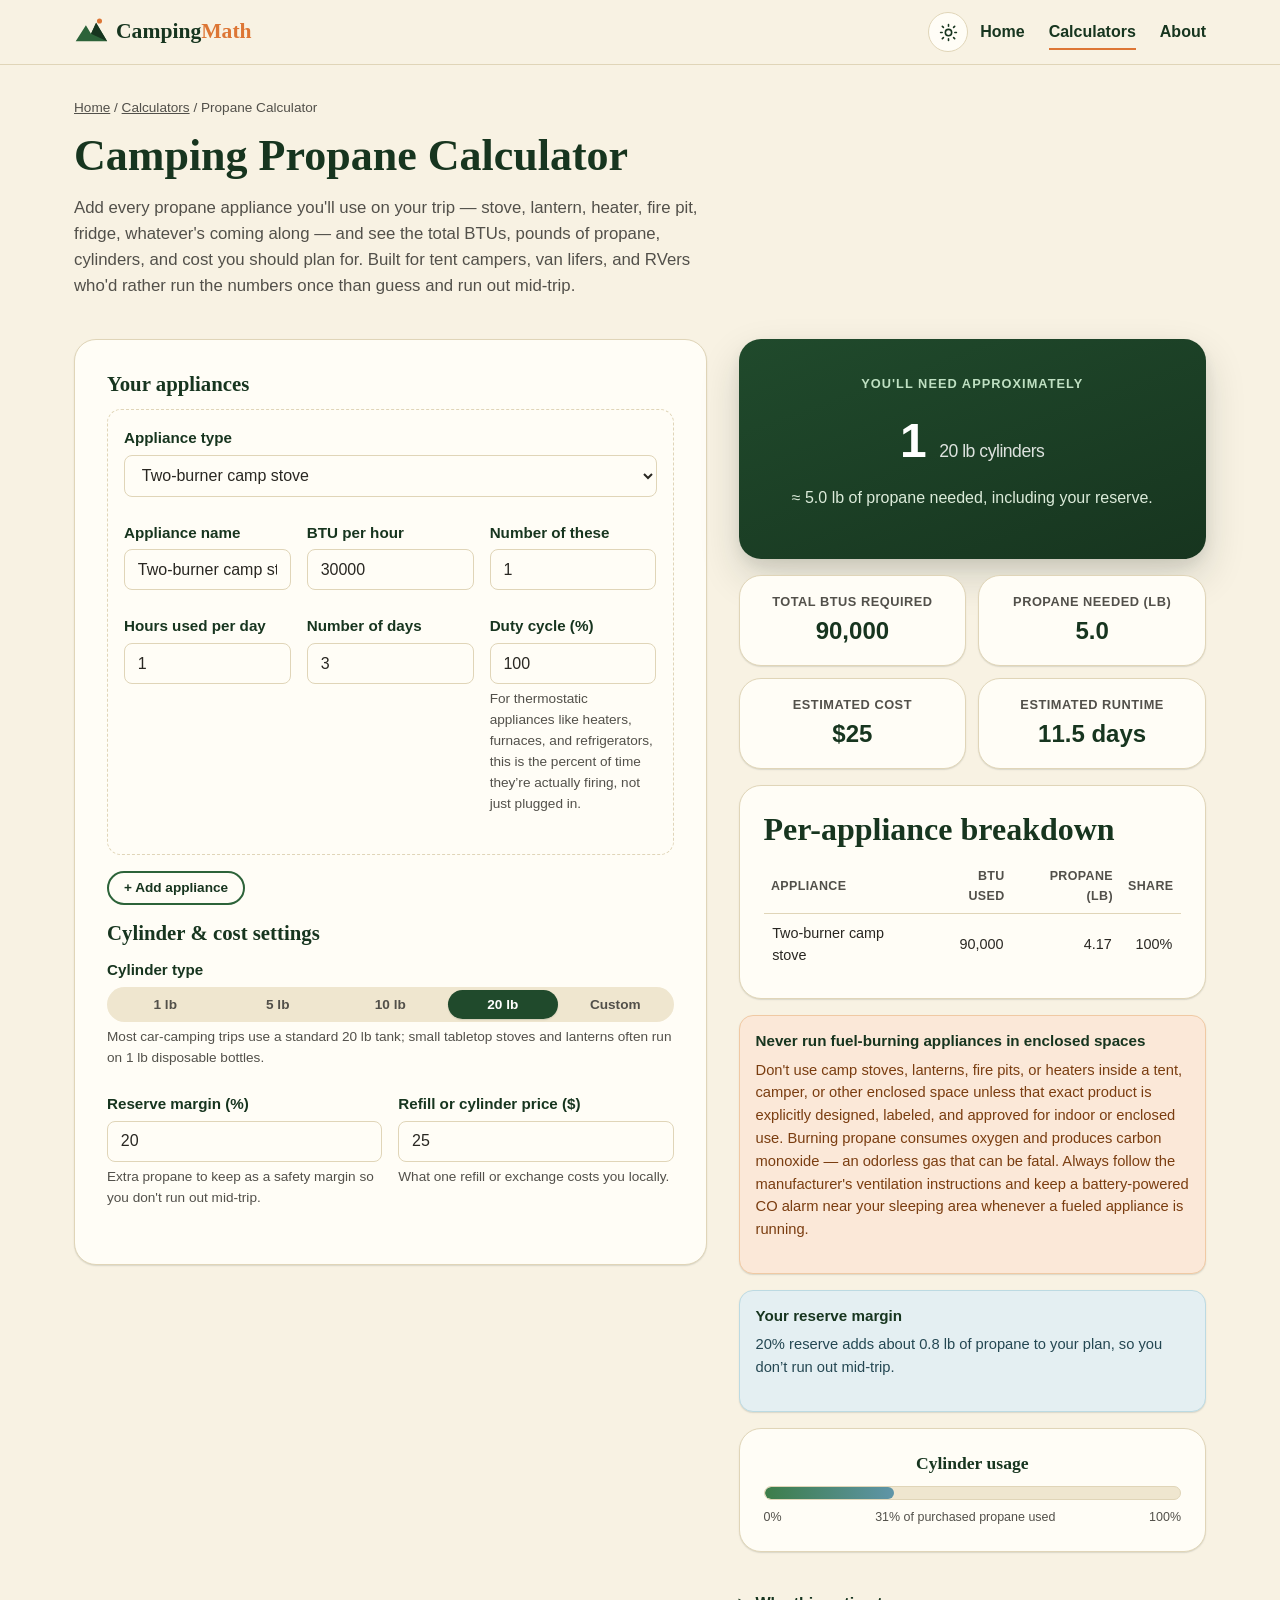
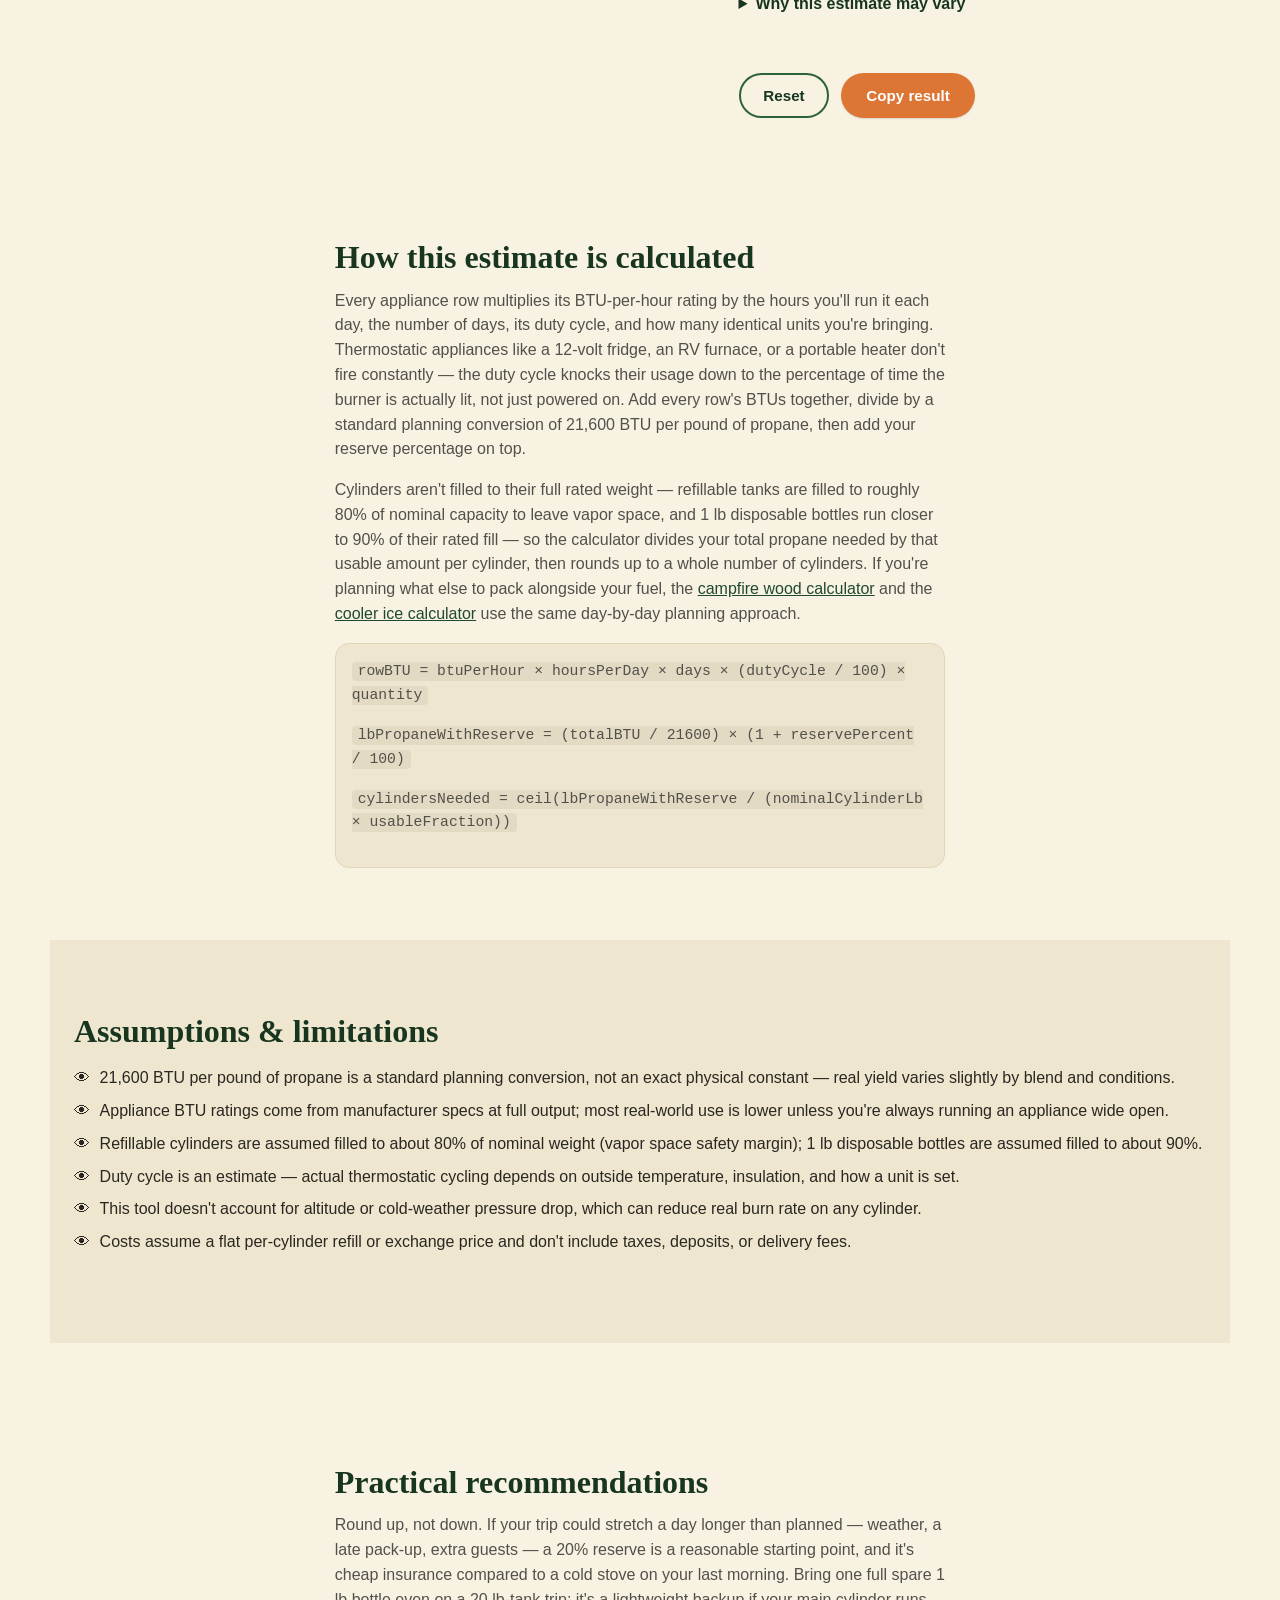
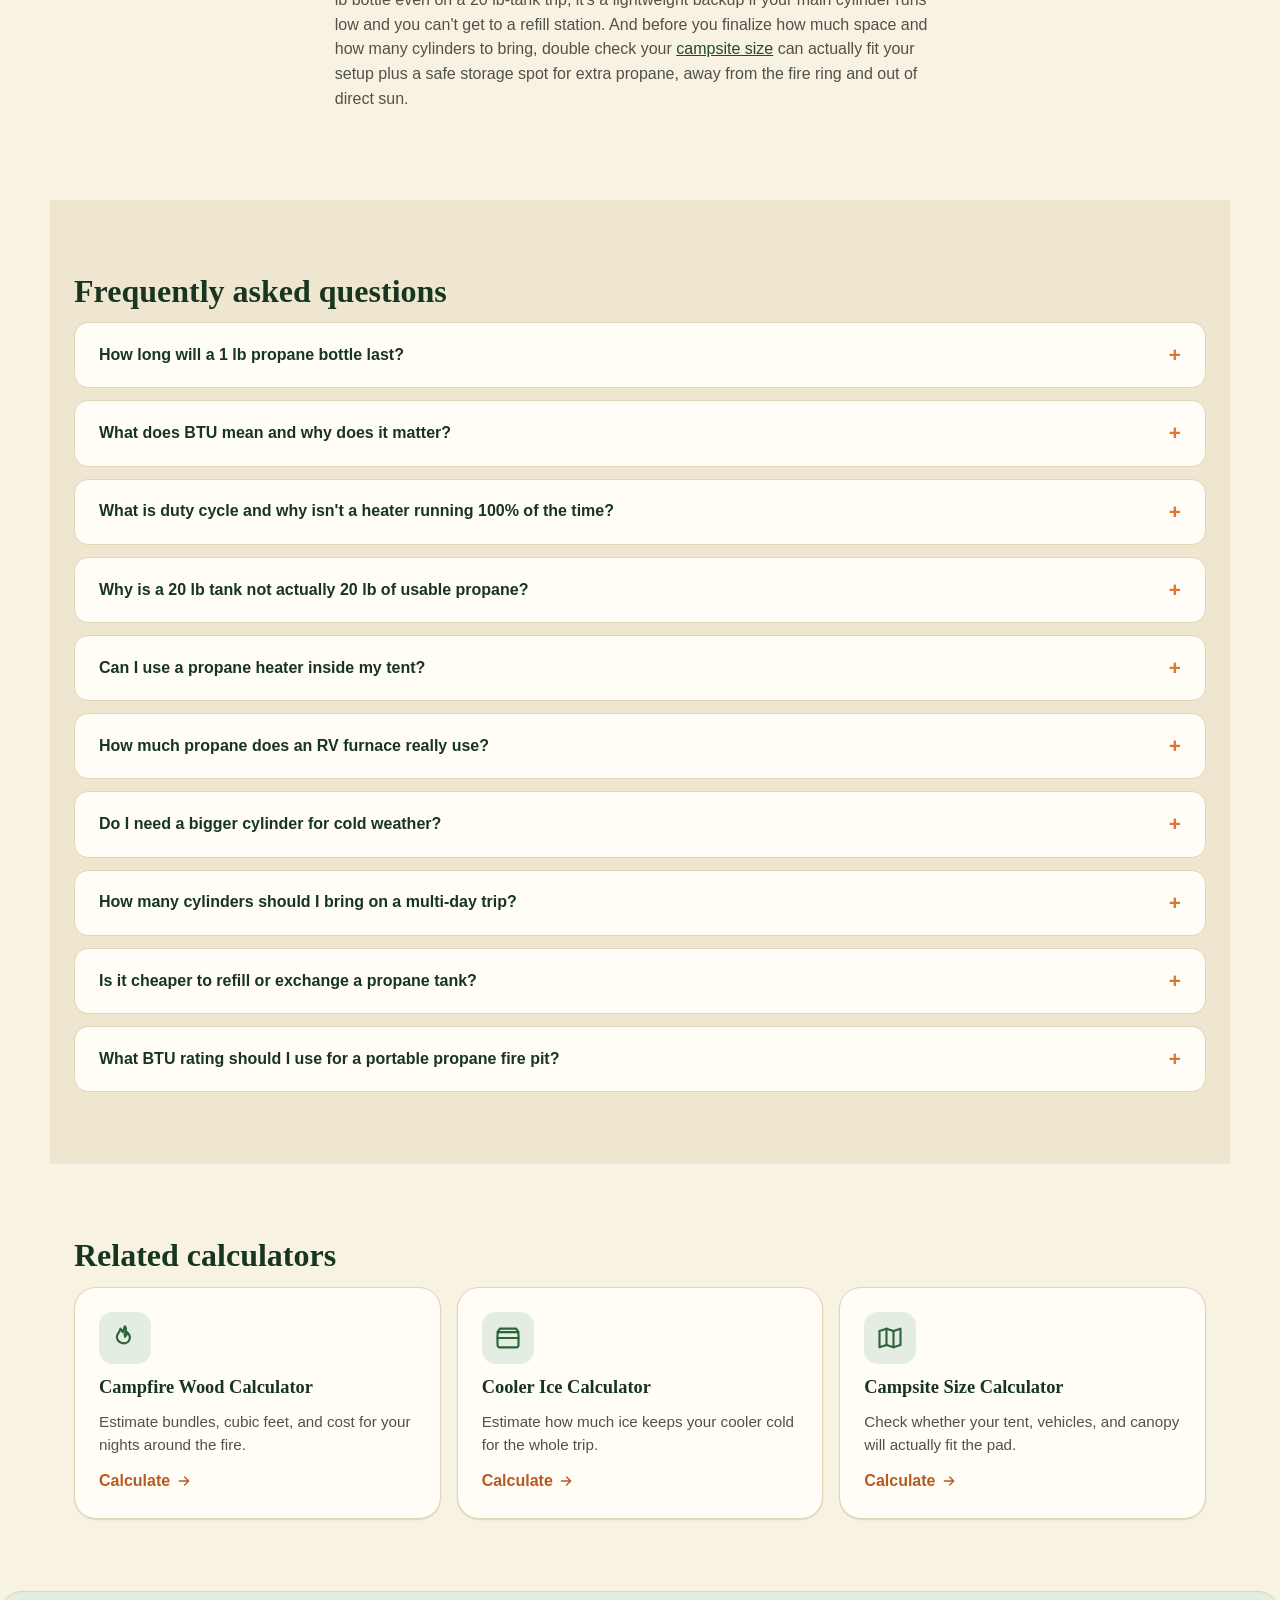
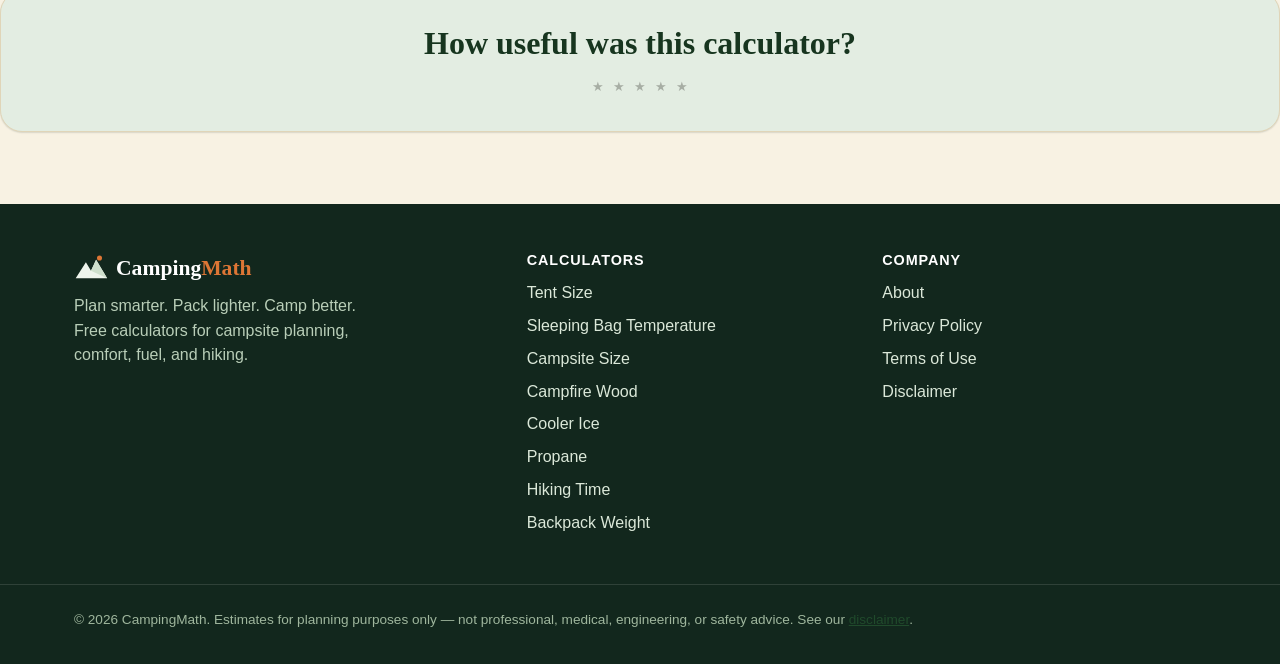
<file: calculators/propane.html>
<!doctype html>
<html lang="en">
<head>
<meta charset="UTF-8">
<meta name="viewport" content="width=device-width, initial-scale=1">
<!-- Google tag (gtag.js) -->
<script async src="https://www.googletagmanager.com/gtag/js?id=G-JSXPWZ4VCS"></script>
<script>
  window.dataLayer = window.dataLayer || [];
  function gtag(){ dataLayer.push(arguments); }
  gtag("js", new Date());
  gtag("config", "G-JSXPWZ4VCS");
</script>
<title>Camping Propane Calculator — Estimate Usage &amp; Runtime | CampingMath</title>
<meta name="description" content="Estimate how much propane your camp stove, lantern, heater, or RV furnace will burn. See how many 1 lb, 5 lb, 10 lb, or 20 lb cylinders you need and how long they'll last.">
<link rel="canonical" href="https://campingmath.com/calculators/propane.html">
<meta property="og:type" content="website">
<meta property="og:site_name" content="CampingMath">
<meta property="og:title" content="Camping Propane Calculator — Estimate Usage & Runtime | CampingMath">
<meta property="og:description" content="Add every propane appliance on your trip and get cylinders needed, total cost, and estimated runtime in seconds.">
<meta property="og:url" content="https://campingmath.com/calculators/propane.html">
<meta property="og:image" content="https://campingmath.com/images/og-image.png">
<meta name="twitter:card" content="summary_large_image">
<meta name="twitter:title" content="Camping Propane Calculator — Estimate Usage & Runtime | CampingMath">
<meta name="twitter:description" content="Add every propane appliance on your trip and get cylinders needed, total cost, and estimated runtime in seconds.">
<link rel="icon" href="/images/favicon.svg" type="image/svg+xml">
<script>
(function(){try{var t=localStorage.getItem("campingmath_theme");if(!t){t=(window.matchMedia&&window.matchMedia("(prefers-color-scheme: dark)").matches)?"dark":"light";}document.documentElement.setAttribute("data-theme",t);}catch(e){}})();
</script>
<link rel="stylesheet" href="/css/style.css">
<style>
  /* Page-specific: per-appliance breakdown table (no shared table styles exist yet). */
  .propane-breakdown-wrap { overflow-x: auto; }
  .propane-breakdown { width: 100%; border-collapse: collapse; font-size: 0.9rem; }
  .propane-breakdown th, .propane-breakdown td { text-align: left; padding: 0.55em 0.6em; border-bottom: 1px solid var(--border); }
  .propane-breakdown th { color: var(--text-muted); font-size: 0.78rem; text-transform: uppercase; letter-spacing: 0.03em; }
  .propane-breakdown td.num, .propane-breakdown th.num { text-align: right; }
  .propane-breakdown tbody tr:last-child td { border-bottom: none; }
  .propane-empty-row td { color: var(--text-muted); font-style: italic; text-align: center; }
</style>
</head>
<body>
<a class="skip-link" href="#main">Skip to main content</a>

<header class="site-header">
  <div class="container header-inner">
    <a href="/index.html" class="logo" aria-label="CampingMath home">
      <svg viewBox="0 0 40 40" aria-hidden="true"><path class="logo-mtn" d="M2 31 L14 12 L20 22 L26 9 L39 31 Z"/><path class="logo-mtn-shadow" d="M20 22 L26 9 L39 31 Z"/><circle class="logo-sun" cx="30" cy="7" r="3"/></svg>
      <span>Camping<span class="logo-accent">Math</span></span>
    </a>
    <div class="header-actions">
      <button class="theme-toggle" type="button" data-theme-toggle aria-label="Switch to dark mode" aria-pressed="false">
        <svg class="icon-sun" viewBox="0 0 24 24" fill="none" stroke="currentColor" stroke-width="2" stroke-linecap="round" aria-hidden="true"><circle cx="12" cy="12" r="4"></circle><path d="M12 2v2M12 20v2M4.2 4.2l1.4 1.4M18.4 18.4l1.4 1.4M2 12h2M20 12h2M4.2 19.8l1.4-1.4M18.4 5.6l1.4-1.4"></path></svg>
        <svg class="icon-moon" viewBox="0 0 24 24" fill="none" stroke="currentColor" stroke-width="2" stroke-linecap="round" stroke-linejoin="round" aria-hidden="true"><path d="M21 12.8A9 9 0 1 1 11.2 3a7 7 0 0 0 9.8 9.8Z"></path></svg>
      </button>
      <button class="nav-toggle" type="button" data-nav-toggle aria-expanded="false" aria-controls="primary-nav">
      <span class="visually-hidden">Menu</span>
      <svg viewBox="0 0 24 24" fill="none" stroke="currentColor" stroke-width="2" stroke-linecap="round" aria-hidden="true"><line x1="3" y1="6" x2="21" y2="6"/><line x1="3" y1="12" x2="21" y2="12"/><line x1="3" y1="18" x2="21" y2="18"/></svg>
    </button>
    <nav id="primary-nav" class="primary-nav" data-primary-nav aria-label="Primary">
      <ul>
        <li><a href="/index.html">Home</a></li>
        <li><a href="/index.html#calculators" aria-current="page">Calculators</a></li>
        <li><a href="/about.html">About</a></li>
      </ul>
    </nav>
    </div>
  </div>
</header>

<main id="main">

  <section class="calc-hero">
    <div class="container">
      <p class="breadcrumbs"><a href="/index.html">Home</a> / <a href="/index.html#calculators">Calculators</a> / Propane Calculator</p>
      <h1>Camping Propane Calculator</h1>
      <p class="calc-intro">Add every propane appliance you'll use on your trip — stove, lantern, heater, fire pit, fridge, whatever's coming along — and see the total BTUs, pounds of propane, cylinders, and cost you should plan for. Built for tent campers, van lifers, and RVers who'd rather run the numbers once than guess and run out mid-trip.</p>
    </div>
  </section>

  <section class="container">
    <div class="calc-layout">

      <div class="card calc-form-card">
        <h2>Your appliances</h2>
        <div id="appliance-rows"></div>
        <button type="button" class="btn btn-outline btn-sm" id="add-appliance-btn">+ Add appliance</button>
        <p class="help" id="add-appliance-help"></p>

        <h2>Cylinder &amp; cost settings</h2>
        <div class="field">
          <label id="cylinder-type-label">Cylinder type</label>
          <div class="segmented" id="cylinder-type-segmented" role="group" aria-labelledby="cylinder-type-label">
            <button type="button" data-value="1" aria-pressed="false">1 lb</button>
            <button type="button" data-value="5" aria-pressed="false">5 lb</button>
            <button type="button" data-value="10" aria-pressed="false">10 lb</button>
            <button type="button" data-value="20" aria-pressed="true">20 lb</button>
            <button type="button" data-value="custom" aria-pressed="false">Custom</button>
          </div>
          <span class="help">Most car-camping trips use a standard 20 lb tank; small tabletop stoves and lanterns often run on 1 lb disposable bottles.</span>
        </div>
        <div class="field" data-field id="custom-weight-field" hidden>
          <label for="custom-weight">Custom cylinder weight (lb)</label>
          <input type="number" id="custom-weight" min="0.5" max="1000" step="0.5" value="20">
          <span class="help">Enter the nominal (full) weight printed on your cylinder.</span>
          <span class="error-msg" data-error></span>
        </div>
        <div class="field-row">
          <div class="field" data-field>
            <label for="reserve-percent">Reserve margin (%)</label>
            <input type="number" id="reserve-percent" min="0" max="200" step="1" value="20">
            <span class="help">Extra propane to keep as a safety margin so you don't run out mid-trip.</span>
            <span class="error-msg" data-error></span>
          </div>
          <div class="field" data-field>
            <label for="cylinder-price">Refill or cylinder price ($)</label>
            <input type="number" id="cylinder-price" min="0" max="1000" step="1" value="25">
            <span class="help">What one refill or exchange costs you locally.</span>
            <span class="error-msg" data-error></span>
          </div>
        </div>
      </div>

      <div class="results-panel">
        <div class="card result-primary">
          <span class="eyebrow">You'll need approximately</span>
          <p class="result-value"><span id="result-cylinders" data-raw-value="0">0</span> <span class="result-unit" id="result-cylinder-unit">20 lb cylinders</span></p>
          <p class="result-sub" id="result-sub">Add an appliance below to see your estimate.</p>
        </div>

        <div class="result-grid">
          <div class="card result-card">
            <div class="label">Total BTUs required</div>
            <div class="value" id="result-total-btu">--</div>
          </div>
          <div class="card result-card">
            <div class="label">Propane needed (lb)</div>
            <div class="value" id="result-lb-needed">--</div>
          </div>
          <div class="card result-card">
            <div class="label">Estimated cost</div>
            <div class="value" id="result-cost">--</div>
          </div>
          <div class="card result-card">
            <div class="label">Estimated runtime</div>
            <div class="value" id="result-runtime">--</div>
          </div>
        </div>

        <div class="card">
          <h2>Per-appliance breakdown</h2>
          <div class="propane-breakdown-wrap">
            <table class="propane-breakdown">
              <thead>
                <tr><th>Appliance</th><th class="num">BTU used</th><th class="num">Propane (lb)</th><th class="num">Share</th></tr>
              </thead>
              <tbody id="breakdown-body"></tbody>
            </table>
          </div>
        </div>

        <div class="card callout callout-warn">
          <h4>Never run fuel-burning appliances in enclosed spaces</h4>
          <p>Don't use camp stoves, lanterns, fire pits, or heaters inside a tent, camper, or other enclosed space unless that exact product is explicitly designed, labeled, and approved for indoor or enclosed use. Burning propane consumes oxygen and produces carbon monoxide — an odorless gas that can be fatal. Always follow the manufacturer's ventilation instructions and keep a battery-powered CO alarm near your sleeping area whenever a fueled appliance is running.</p>
        </div>

        <div class="card callout callout-info" id="reserve-callout">
          <h4>Your reserve margin</h4>
          <p id="reserve-detail">Add an appliance to see how much reserve propane this adds to your plan.</p>
        </div>

        <div class="card diagram-card">
          <h2 style="font-size:1.1rem;">Cylinder usage</h2>
          <div class="gauge">
            <div class="gauge-track" role="progressbar" aria-label="Percent of purchased propane you'll use" aria-valuemin="0" aria-valuemax="100" aria-valuenow="0">
              <div class="gauge-fill" id="gauge-fill" style="width:0%"></div>
            </div>
            <div class="gauge-labels"><span>0%</span><span id="gauge-percent-label">0% of purchased propane used</span><span>100%</span></div>
          </div>
        </div>

        <details class="why-vary">
          <summary>Why this estimate may vary</summary>
          <p>Real BTU draw depends on burner or dial setting — most appliances rarely run at full-blast for the entire time they're switched on. Cold temperatures and high altitude reduce a cylinder's output pressure, which can lower actual burn rate versus its rated BTU. Manufacturer BTU ratings are also measured under ideal lab conditions, so real-world performance often runs a bit lower than the label suggests.</p>
        </details>

        <div class="form-actions">
          <button type="button" class="btn btn-outline" id="reset-btn">Reset</button>
          <button type="button" class="btn btn-primary" id="copy-btn">Copy result</button>
        </div>
      </div>

    </div>
  </section>

  <section class="section container prose">
    <h2>How this estimate is calculated</h2>
    <p>Every appliance row multiplies its BTU-per-hour rating by the hours you'll run it each day, the number of days, its duty cycle, and how many identical units you're bringing. Thermostatic appliances like a 12-volt fridge, an RV furnace, or a portable heater don't fire constantly — the duty cycle knocks their usage down to the percentage of time the burner is actually lit, not just powered on. Add every row's BTUs together, divide by a standard planning conversion of 21,600 BTU per pound of propane, then add your reserve percentage on top.</p>
    <p>Cylinders aren't filled to their full rated weight — refillable tanks are filled to roughly 80% of nominal capacity to leave vapor space, and 1 lb disposable bottles run closer to 90% of their rated fill — so the calculator divides your total propane needed by that usable amount per cylinder, then rounds up to a whole number of cylinders. If you're planning what else to pack alongside your fuel, the <a href="/calculators/campfire-wood.html">campfire wood calculator</a> and the <a href="/calculators/cooler-ice.html">cooler ice calculator</a> use the same day-by-day planning approach.</p>
    <div class="formula-box">
      <p><code>rowBTU = btuPerHour &times; hoursPerDay &times; days &times; (dutyCycle / 100) &times; quantity</code></p>
      <p><code>lbPropaneWithReserve = (totalBTU / 21600) &times; (1 + reservePercent / 100)</code></p>
      <p><code>cylindersNeeded = ceil(lbPropaneWithReserve / (nominalCylinderLb &times; usableFraction))</code></p>
    </div>
  </section>

  <section class="section section-alt container">
    <h2>Assumptions &amp; limitations</h2>
    <ul class="assumption-list">
      <li>21,600 BTU per pound of propane is a standard planning conversion, not an exact physical constant — real yield varies slightly by blend and conditions.</li>
      <li>Appliance BTU ratings come from manufacturer specs at full output; most real-world use is lower unless you're always running an appliance wide open.</li>
      <li>Refillable cylinders are assumed filled to about 80% of nominal weight (vapor space safety margin); 1 lb disposable bottles are assumed filled to about 90%.</li>
      <li>Duty cycle is an estimate — actual thermostatic cycling depends on outside temperature, insulation, and how a unit is set.</li>
      <li>This tool doesn't account for altitude or cold-weather pressure drop, which can reduce real burn rate on any cylinder.</li>
      <li>Costs assume a flat per-cylinder refill or exchange price and don't include taxes, deposits, or delivery fees.</li>
    </ul>
  </section>

  <section class="section container prose">
    <h2>Practical recommendations</h2>
    <p>Round up, not down. If your trip could stretch a day longer than planned — weather, a late pack-up, extra guests — a 20% reserve is a reasonable starting point, and it's cheap insurance compared to a cold stove on your last morning. Bring one full spare 1 lb bottle even on a 20 lb-tank trip; it's a lightweight backup if your main cylinder runs low and you can't get to a refill station. And before you finalize how much space and how many cylinders to bring, double check your <a href="/calculators/campsite-size.html">campsite size</a> can actually fit your setup plus a safe storage spot for extra propane, away from the fire ring and out of direct sun.</p>
  </section>

  <section class="section section-alt container">
    <h2>Frequently asked questions</h2>
    <div class="faq-list">
      <details class="faq-item">
        <summary>How long will a 1 lb propane bottle last?</summary>
        <p class="faq-answer">It depends entirely on what's burning it. A single-burner backpacking stove at full output (around 10,000 BTU/hr) will empty a 1 lb bottle (about 0.9 lb usable) in roughly two hours of continuous use, but most people only run a stove for a fraction of that per meal, so one bottle often covers several days of actual cooking. A propane lantern at 2,000 BTU/hr can run nearly 10 hours on the same bottle. Enter your appliance and hours above for a number specific to your setup.</p>
      </details>
      <details class="faq-item">
        <summary>What does BTU mean and why does it matter?</summary>
        <p class="faq-answer">BTU stands for British Thermal Unit, a measure of heat energy. An appliance's "BTU per hour" rating tells you how much heat it produces (and fuel it burns) when running at full output — a 30,000 BTU/hr stove burns roughly three times as much propane per hour as a 10,000 BTU/hr stove at the same setting. Higher BTU generally means faster cooking or more heat, but also faster fuel use.</p>
      </details>
      <details class="faq-item">
        <summary>What is duty cycle and why isn't a heater running 100% of the time?</summary>
        <p class="faq-answer">Duty cycle is the percentage of time a thermostatically controlled appliance is actually burning fuel, versus just being switched on. A portable heater might cycle on for 6 minutes out of every 10 to hold a set temperature — that's roughly a 60% duty cycle. Appliances like camp stoves and lanterns that you manually control don't cycle this way, so they're typically modeled at 100%.</p>
      </details>
      <details class="faq-item">
        <summary>Why is a 20 lb tank not actually 20 lb of usable propane?</summary>
        <p class="faq-answer">Propane cylinders are never filled completely full of liquid — they're filled to roughly 80% of their rated weight (about 16 lb of propane in a "20 lb" tank) so there's vapor space left for the fuel to expand safely as temperature changes. That's a manufacturing and safety standard, not underfilling by the supplier.</p>
      </details>
      <details class="faq-item">
        <summary>Can I use a propane heater inside my tent?</summary>
        <p class="faq-answer">Only if that specific heater is explicitly labeled and designed for use in an enclosed space and you follow its ventilation instructions exactly. Most propane appliances — including most portable heaters, stoves, and fire pits — are designed for outdoor or well-ventilated use only. Burning propane indoors without adequate ventilation can build up carbon monoxide, an odorless gas that can be fatal, well before you'd notice a problem. When in doubt, keep it outside and bring a battery-powered CO alarm regardless.</p>
      </details>
      <details class="faq-item">
        <summary>How much propane does an RV furnace really use?</summary>
        <p class="faq-answer">An RV furnace is usually rated around 20,000-30,000 BTU/hr, but it cycles on and off to hold a set temperature rather than running continuously — a duty cycle around 30-40% is common in mild weather, higher in a hard freeze. That's why the calculator asks for duty cycle separately from the raw BTU rating; using the raw rating alone would badly overestimate real usage.</p>
      </details>
      <details class="faq-item">
        <summary>Do I need a bigger cylinder for cold weather?</summary>
        <p class="faq-answer">Cold weather doesn't change how much propane you need for a given amount of heat, but it can reduce a cylinder's vapor pressure and output rate, especially as a tank runs low. In freezing conditions it's worth carrying extra reserve capacity or a second cylinder so you're not relying on a near-empty tank's reduced output.</p>
      </details>
      <details class="faq-item">
        <summary>How many cylinders should I bring on a multi-day trip?</summary>
        <p class="faq-answer">Add up every appliance you expect to use, how many hours a day, and for how many days, then let the reserve margin add a safety buffer on top. The calculator rounds the result up to a whole number of cylinders since you can't buy a fraction of one — round trips are also a good time to bring one extra small bottle as backup.</p>
      </details>
      <details class="faq-item">
        <summary>Is it cheaper to refill or exchange a propane tank?</summary>
        <p class="faq-answer">Refilling at a local station is usually cheaper per pound than an exchange-kiosk swap, because exchange tanks are often only partially filled and you're also paying for the convenience and the tank swap itself. Enter whichever price applies to how you actually restock to get an accurate cost estimate.</p>
      </details>
      <details class="faq-item">
        <summary>What BTU rating should I use for a portable propane fire pit?</summary>
        <p class="faq-answer">Most portable propane fire pits fall somewhere between 30,000 and 60,000 BTU/hr; check the specification plate or manual for your exact model. Fire pits are typically run at full output the whole time they're lit, so a 100% duty cycle is a reasonable default unless yours has adjustable flame control you use to turn it down.</p>
      </details>
    </div>
  </section>

  <section class="section container">
    <h2>Related calculators</h2>
    <div class="related-grid">
      <a class="card calc-card" href="/calculators/campfire-wood.html">
        <div class="icon-badge"><svg viewBox="0 0 24 24" fill="none" stroke="currentColor" stroke-width="1.8" stroke-linecap="round" stroke-linejoin="round" aria-hidden="true"><path d="M12 2c3 4-2 5 0 9 1-1 2-2 2-4 2 2 3 5 1 8a6 6 0 0 1-10-4c0-3 3-4 3-7 1 1 2 2 2 3 1-2 1-4 2-5Z"/></svg></div>
        <h3>Campfire Wood Calculator</h3>
        <p>Estimate bundles, cubic feet, and cost for your nights around the fire.</p>
        <span class="card-cta">Calculate <svg viewBox="0 0 24 24" fill="none" stroke="currentColor" stroke-width="2" stroke-linecap="round" aria-hidden="true"><path d="M5 12h14M13 6l6 6-6 6"/></svg></span>
      </a>
      <a class="card calc-card" href="/calculators/cooler-ice.html">
        <div class="icon-badge"><svg viewBox="0 0 24 24" fill="none" stroke="currentColor" stroke-width="1.8" stroke-linecap="round" stroke-linejoin="round" aria-hidden="true"><rect x="3" y="7" width="18" height="13" rx="2"/><path d="M3 7 l2-3h14l2 3"/><path d="M3 12 h18"/></svg></div>
        <h3>Cooler Ice Calculator</h3>
        <p>Estimate how much ice keeps your cooler cold for the whole trip.</p>
        <span class="card-cta">Calculate <svg viewBox="0 0 24 24" fill="none" stroke="currentColor" stroke-width="2" stroke-linecap="round" aria-hidden="true"><path d="M5 12h14M13 6l6 6-6 6"/></svg></span>
      </a>
      <a class="card calc-card" href="/calculators/campsite-size.html">
        <div class="icon-badge"><svg viewBox="0 0 24 24" fill="none" stroke="currentColor" stroke-width="1.8" stroke-linecap="round" stroke-linejoin="round" aria-hidden="true"><path d="M9 4 L3 6 v14 l6-2 6 2 6-2V4l-6 2-6-2Z"/><path d="M9 4 v14 M15 6 v14"/></svg></div>
        <h3>Campsite Size Calculator</h3>
        <p>Check whether your tent, vehicles, and canopy will actually fit the pad.</p>
        <span class="card-cta">Calculate <svg viewBox="0 0 24 24" fill="none" stroke="currentColor" stroke-width="2" stroke-linecap="round" aria-hidden="true"><path d="M5 12h14M13 6l6 6-6 6"/></svg></span>
      </a>
    </div>
  </section>

  <section class="card rating-widget" data-rating="propane">
    <h2 class="rating-title">How useful was this calculator?</h2>
    <div class="stars" role="radiogroup" aria-label="Star rating">
      <button type="button" class="star" data-value="1" aria-label="1 star">&#9733;</button>
      <button type="button" class="star" data-value="2" aria-label="2 stars">&#9733;</button>
      <button type="button" class="star" data-value="3" aria-label="3 stars">&#9733;</button>
      <button type="button" class="star" data-value="4" aria-label="4 stars">&#9733;</button>
      <button type="button" class="star" data-value="5" aria-label="5 stars">&#9733;</button>
    </div>
    <p class="rating-thanks" hidden>Thanks for your feedback!</p>
  </section>

</main>

<footer class="site-footer contour-tile">
  <div class="container footer-inner">
    <div class="footer-brand">
      <a href="/index.html" class="logo" aria-label="CampingMath home">
        <svg viewBox="0 0 40 40" aria-hidden="true"><path class="logo-mtn" d="M2 31 L14 12 L20 22 L26 9 L39 31 Z"/><path class="logo-mtn-shadow" d="M20 22 L26 9 L39 31 Z"/><circle class="logo-sun" cx="30" cy="7" r="3"/></svg>
        <span>Camping<span class="logo-accent">Math</span></span>
      </a>
      <p class="footer-tagline">Plan smarter. Pack lighter. Camp better. Free calculators for campsite planning, comfort, fuel, and hiking.</p>
    </div>
    <div class="footer-col">
      <h3>Calculators</h3>
      <ul>
        <li><a href="/calculators/tent-size.html">Tent Size</a></li>
        <li><a href="/calculators/sleeping-bag.html">Sleeping Bag Temperature</a></li>
        <li><a href="/calculators/campsite-size.html">Campsite Size</a></li>
        <li><a href="/calculators/campfire-wood.html">Campfire Wood</a></li>
        <li><a href="/calculators/cooler-ice.html">Cooler Ice</a></li>
        <li><a href="/calculators/propane.html">Propane</a></li>
        <li><a href="/calculators/hiking-time.html">Hiking Time</a></li>
        <li><a href="/calculators/backpack-weight.html">Backpack Weight</a></li>
      </ul>
    </div>
    <div class="footer-col">
      <h3>Company</h3>
      <ul>
        <li><a href="/about.html">About</a></li>
        <li><a href="/privacy-policy.html">Privacy Policy</a></li>
        <li><a href="/terms-of-use.html">Terms of Use</a></li>
        <li><a href="/disclaimer.html">Disclaimer</a></li>
      </ul>
    </div>
  </div>
  <div class="footer-bottom">
    <div class="container">
      <p>&copy; <span data-current-year></span> CampingMath. Estimates for planning purposes only — not professional, medical, engineering, or safety advice. See our <a href="/disclaimer.html">disclaimer</a>.</p>
    </div>
  </div>
</footer>

<script src="/js/shared.js"></script>
<script src="/js/calculators.js"></script>
<script src="/js/calc-propane.js"></script>
</body>
</html>
</file>
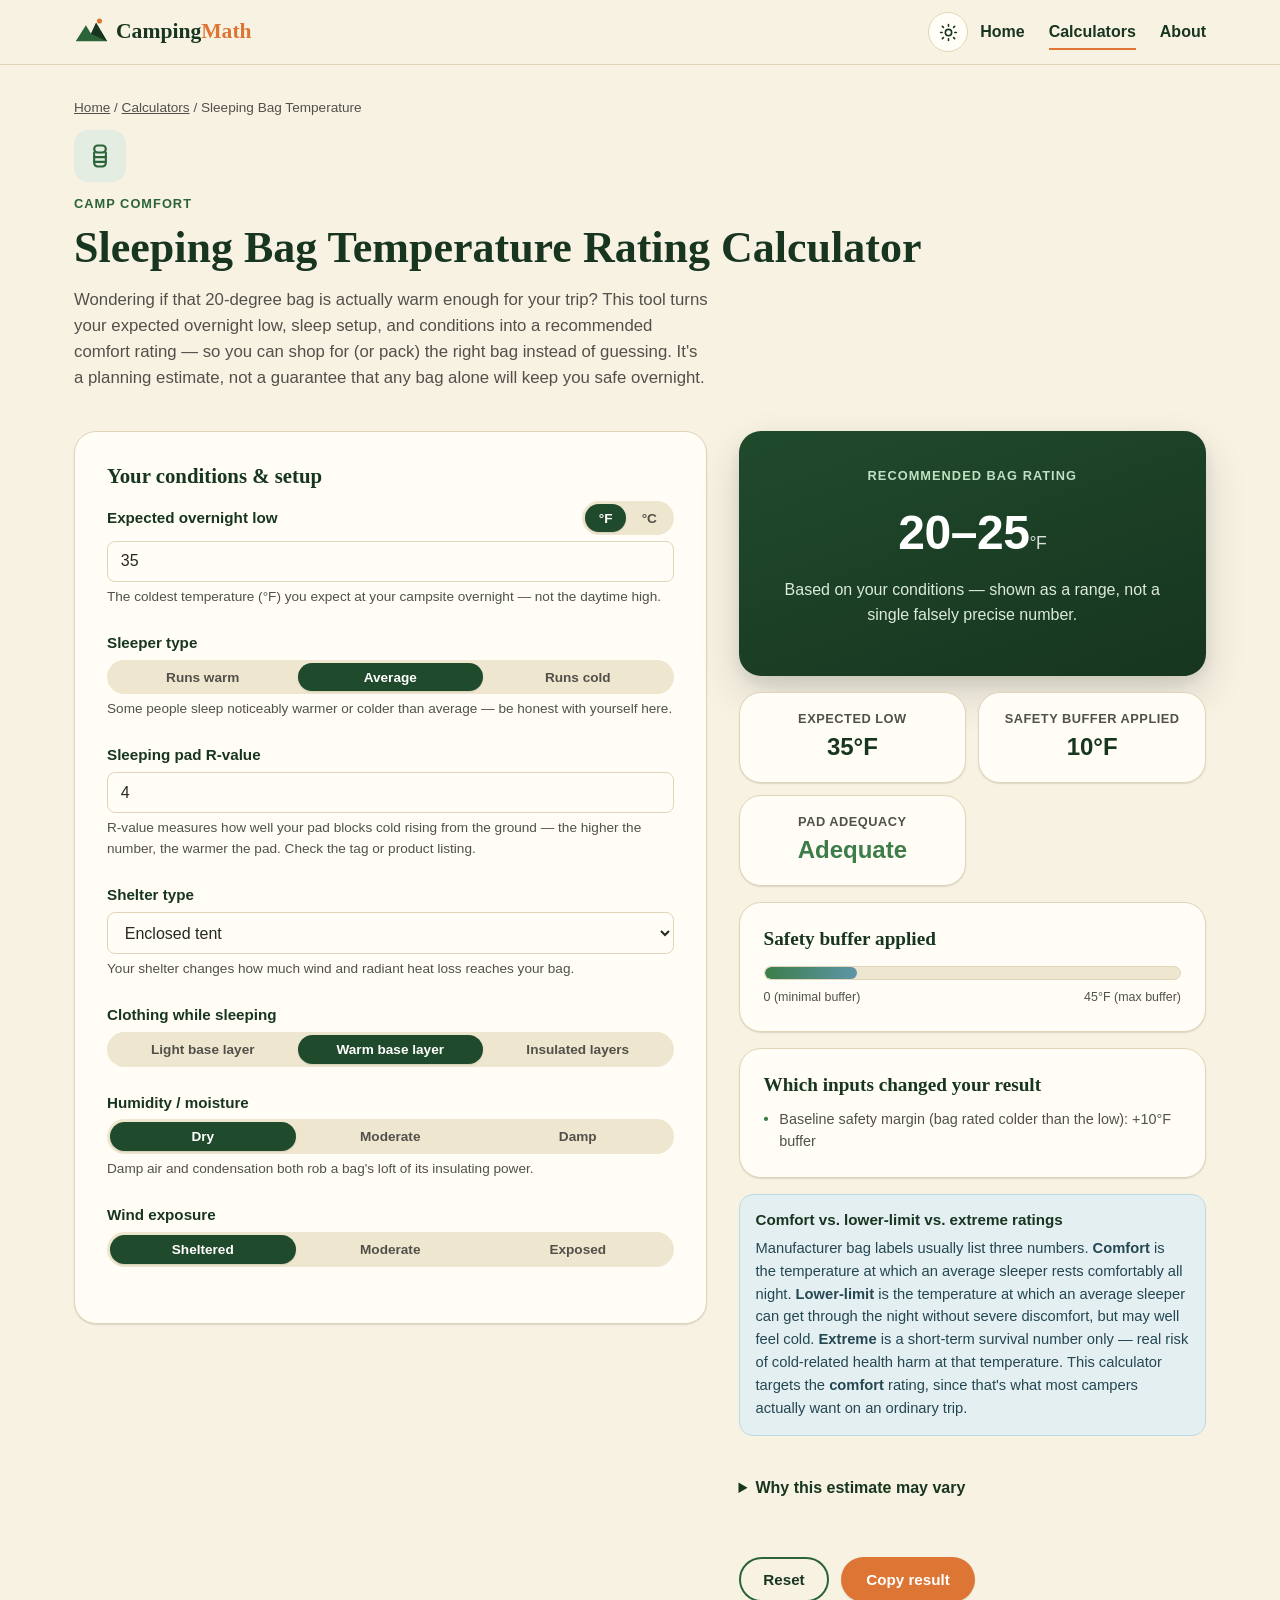
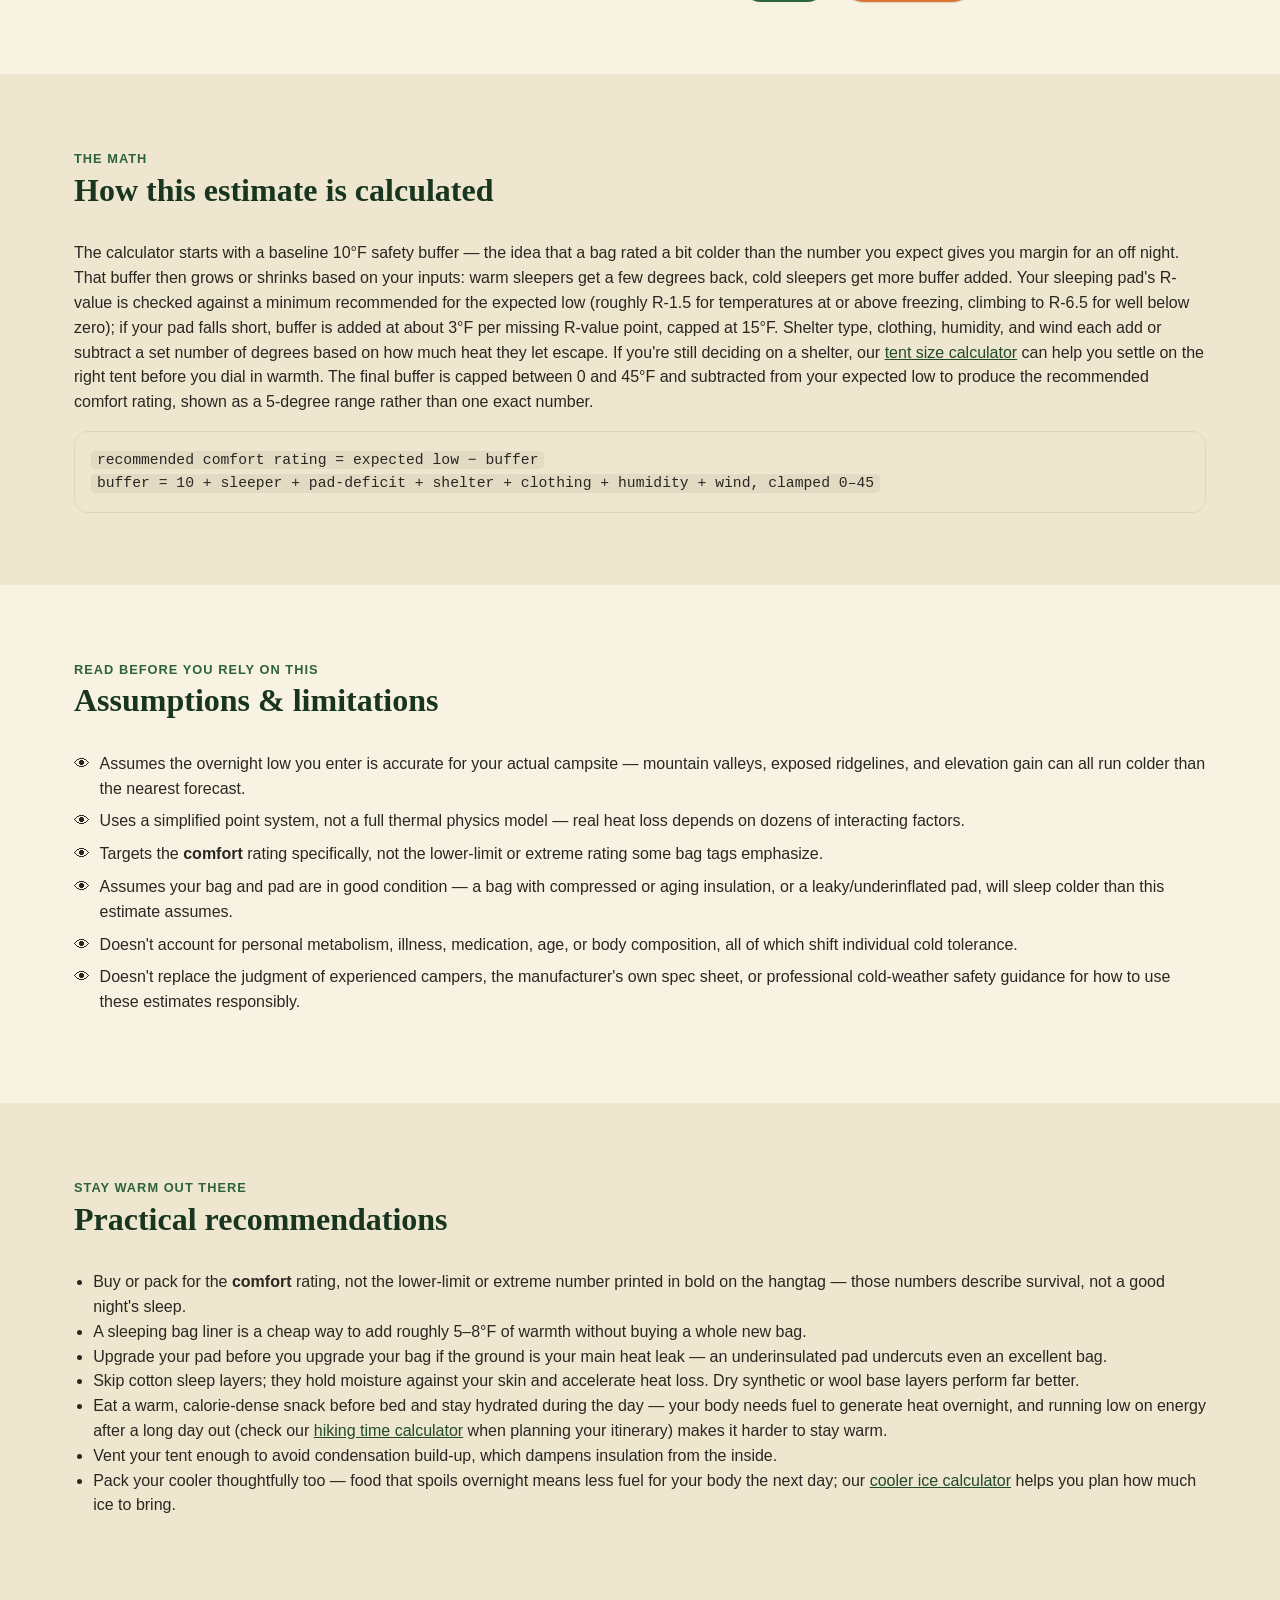
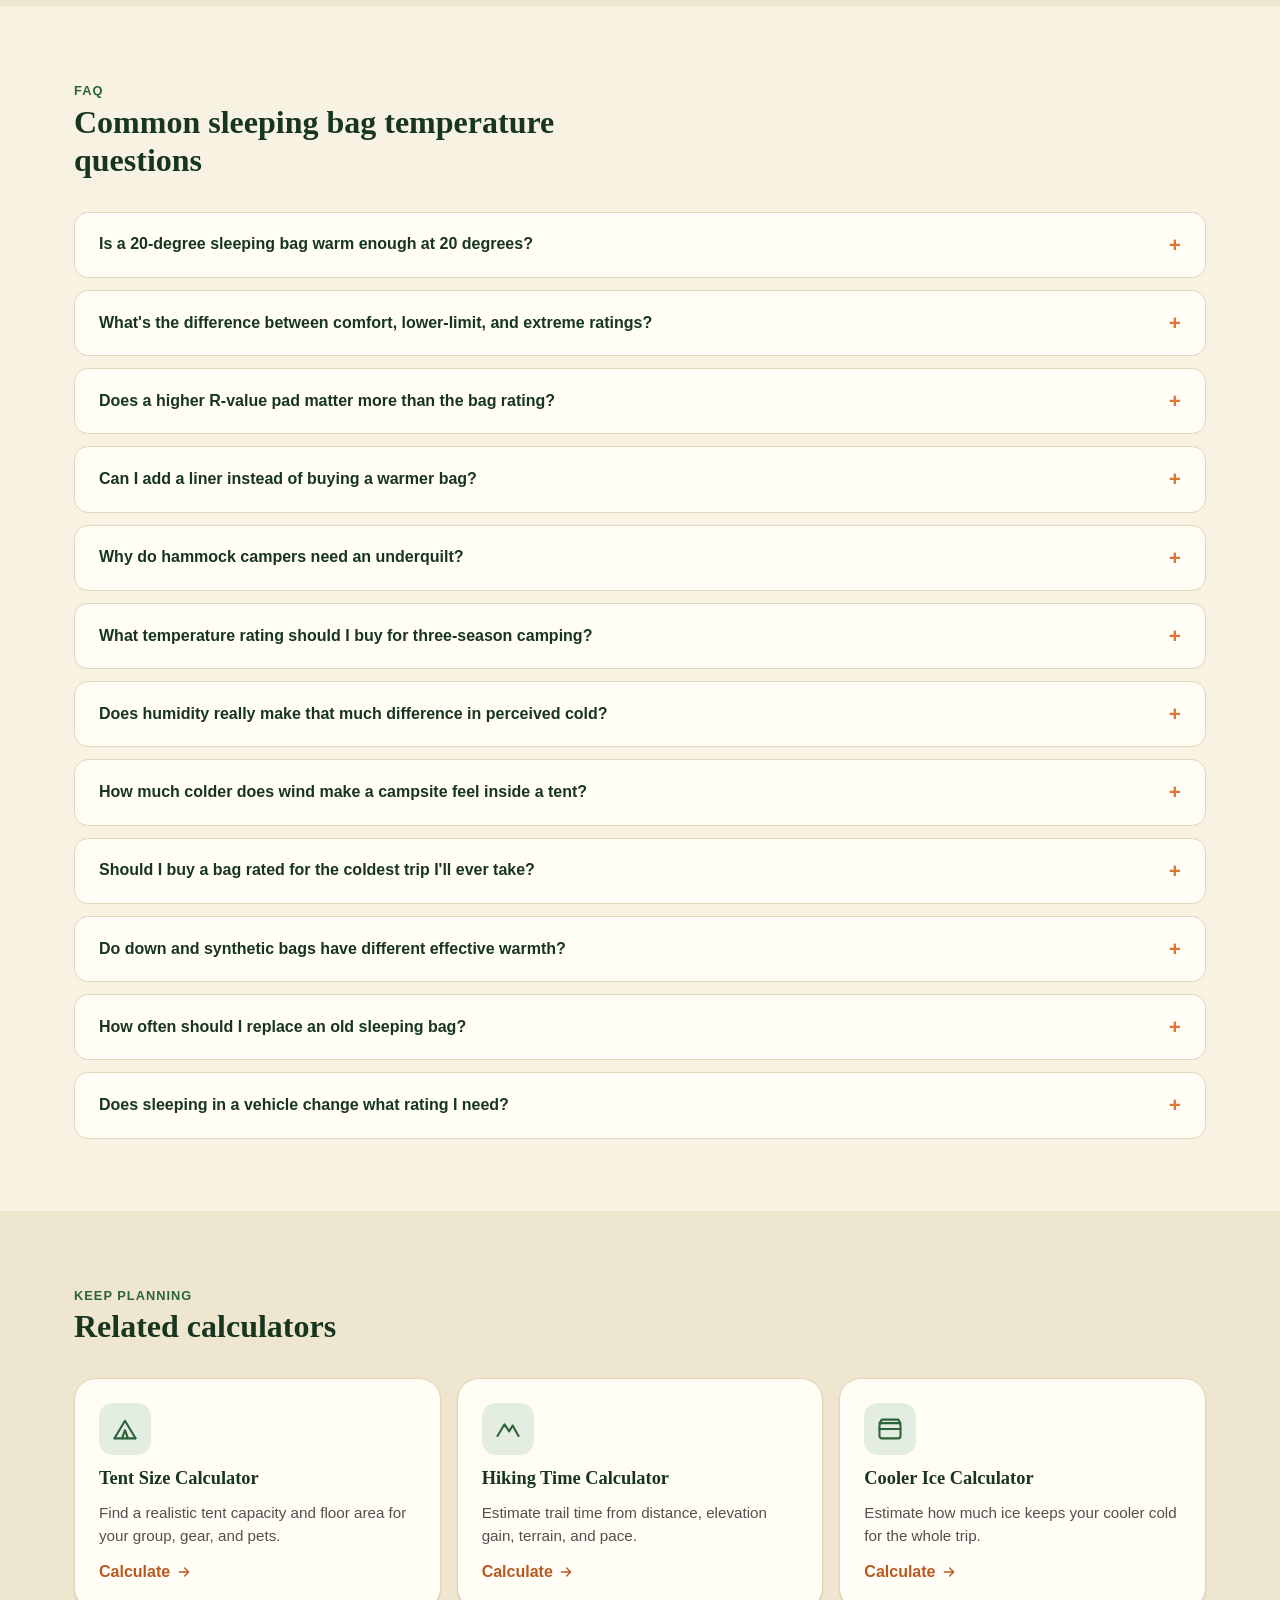
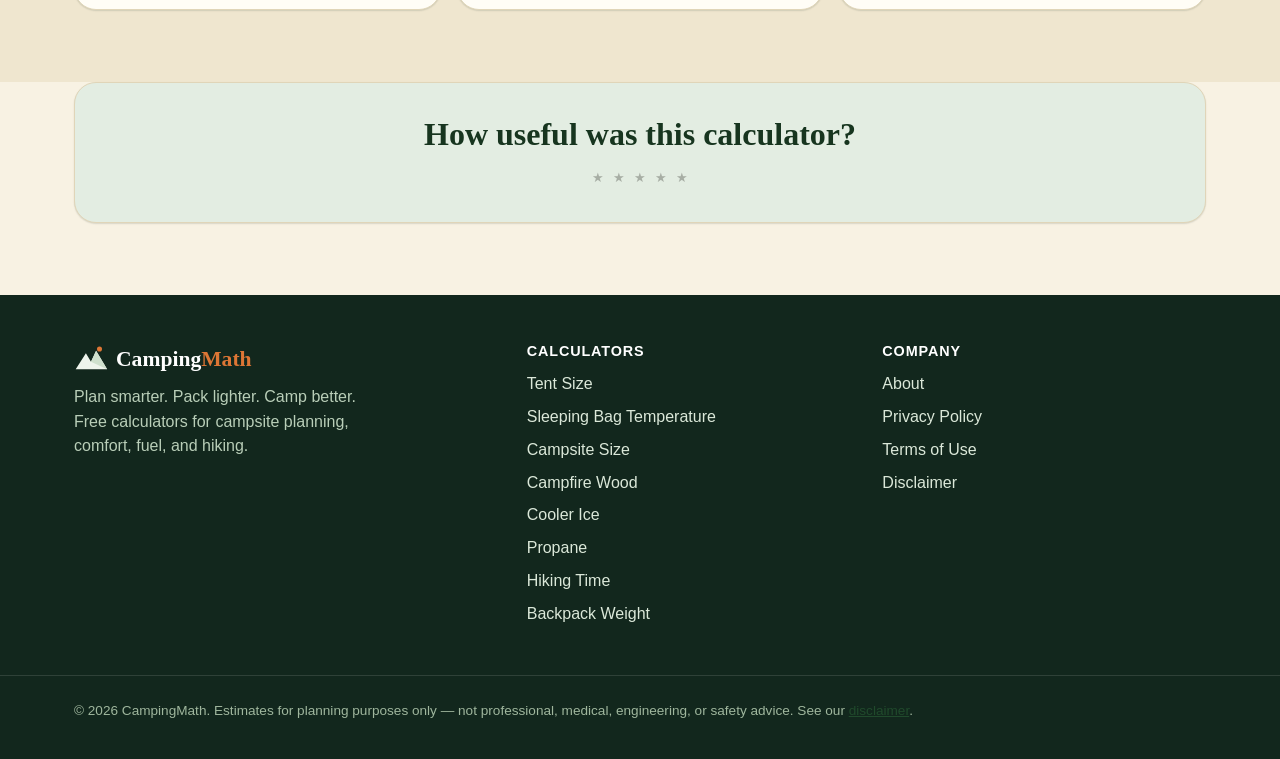
<file: calculators/sleeping-bag.html>
<!DOCTYPE html>
<html lang="en">
<head>
<meta charset="UTF-8">
<meta name="viewport" content="width=device-width, initial-scale=1.0">
<!-- Google tag (gtag.js) -->
<script async src="https://www.googletagmanager.com/gtag/js?id=G-JSXPWZ4VCS"></script>
<script>
  window.dataLayer = window.dataLayer || [];
  function gtag(){ dataLayer.push(arguments); }
  gtag("js", new Date());
  gtag("config", "G-JSXPWZ4VCS");
</script>
<title>Sleeping Bag Temperature Rating Calculator | CampingMath</title>
<meta name="description" content="Find the sleeping bag comfort rating you actually need based on your overnight low, pad R-value, shelter type, and sleep habits. Free, instant calculator.">
<link rel="canonical" href="https://campingmath.com/calculators/sleeping-bag.html">

<meta property="og:type" content="website">
<meta property="og:site_name" content="CampingMath">
<meta property="og:title" content="Sleeping Bag Temperature Rating Calculator | CampingMath">
<meta property="og:description" content="Find the sleeping bag comfort rating you actually need based on your overnight low, pad R-value, shelter type, and sleep habits. Free, instant calculator.">
<meta property="og:url" content="https://campingmath.com/calculators/sleeping-bag.html">
<meta property="og:image" content="https://campingmath.com/images/og-image.png">

<meta name="twitter:card" content="summary_large_image">
<meta name="twitter:title" content="Sleeping Bag Temperature Rating Calculator | CampingMath">
<meta name="twitter:description" content="Find the sleeping bag comfort rating you actually need based on your overnight low, pad R-value, shelter type, and sleep habits. Free, instant calculator.">

<link rel="icon" href="/images/favicon.svg" type="image/svg+xml">
<script>
(function(){try{var t=localStorage.getItem("campingmath_theme");if(!t){t=(window.matchMedia&&window.matchMedia("(prefers-color-scheme: dark)").matches)?"dark":"light";}document.documentElement.setAttribute("data-theme",t);}catch(e){}})();
</script>
<link rel="stylesheet" href="/css/style.css">
<style>
  /* Page-specific layout tweaks — scoped, not touching shared stylesheet. */
  .sb-field-head { display: flex; align-items: center; justify-content: space-between; gap: var(--space-3); flex-wrap: wrap; margin-bottom: 0.35em; }
  .sb-field-head label, .sb-field-head legend { margin-bottom: 0; }
  .sb-breakdown-card ul { list-style: none; padding: 0; margin: 0; display: grid; gap: var(--space-2); font-size: 0.9rem; color: var(--text-muted); }
  .sb-breakdown-card li { padding-left: 1.1em; position: relative; }
  .sb-breakdown-card li::before { content: "\2022"; position: absolute; left: 0; color: var(--forest-500); font-weight: 700; }
  .sb-rating-scale { display: grid; gap: var(--space-3); margin-top: var(--space-3); }
  .sb-rating-scale .sb-scale-item { padding-left: 1em; border-left: 3px solid var(--forest-500); }
  .sb-rating-scale .sb-scale-item.lower-limit { border-left-color: var(--ember); }
  .sb-rating-scale .sb-scale-item.extreme { border-left-color: var(--danger); }
  .sb-hero-icon { margin-bottom: var(--space-3); }
</style>
</head>
<body>

<a class="skip-link" href="#main">Skip to main content</a>

<header class="site-header">
  <div class="container header-inner">
    <a href="/index.html" class="logo" aria-label="CampingMath home">
      <svg viewBox="0 0 40 40" aria-hidden="true"><path class="logo-mtn" d="M2 31 L14 12 L20 22 L26 9 L39 31 Z"/><path class="logo-mtn-shadow" d="M20 22 L26 9 L39 31 Z"/><circle class="logo-sun" cx="30" cy="7" r="3"/></svg>
      <span>Camping<span class="logo-accent">Math</span></span>
    </a>
    <div class="header-actions">
      <button class="theme-toggle" type="button" data-theme-toggle aria-label="Switch to dark mode" aria-pressed="false">
        <svg class="icon-sun" viewBox="0 0 24 24" fill="none" stroke="currentColor" stroke-width="2" stroke-linecap="round" aria-hidden="true"><circle cx="12" cy="12" r="4"></circle><path d="M12 2v2M12 20v2M4.2 4.2l1.4 1.4M18.4 18.4l1.4 1.4M2 12h2M20 12h2M4.2 19.8l1.4-1.4M18.4 5.6l1.4-1.4"></path></svg>
        <svg class="icon-moon" viewBox="0 0 24 24" fill="none" stroke="currentColor" stroke-width="2" stroke-linecap="round" stroke-linejoin="round" aria-hidden="true"><path d="M21 12.8A9 9 0 1 1 11.2 3a7 7 0 0 0 9.8 9.8Z"></path></svg>
      </button>
      <button class="nav-toggle" type="button" data-nav-toggle aria-expanded="false" aria-controls="primary-nav">
      <span class="visually-hidden">Menu</span>
      <svg viewBox="0 0 24 24" fill="none" stroke="currentColor" stroke-width="2" stroke-linecap="round" aria-hidden="true"><line x1="3" y1="6" x2="21" y2="6"/><line x1="3" y1="12" x2="21" y2="12"/><line x1="3" y1="18" x2="21" y2="18"/></svg>
    </button>
    <nav id="primary-nav" class="primary-nav" data-primary-nav aria-label="Primary">
      <ul>
        <li><a href="/index.html">Home</a></li>
        <li><a href="/index.html#calculators" aria-current="page">Calculators</a></li>
        <li><a href="/about.html">About</a></li>
      </ul>
    </nav>
    </div>
  </div>
</header>

<main id="main">

  <section class="calc-hero">
    <div class="container">
      <nav class="breadcrumbs" aria-label="Breadcrumb">
        <a href="/index.html">Home</a> / <a href="/index.html#calculators">Calculators</a> / <span aria-current="page">Sleeping Bag Temperature</span>
      </nav>
      <div class="icon-badge sb-hero-icon" style="background: var(--forest-100); color: var(--accent);">
        <svg viewBox="0 0 24 24" fill="none" stroke="currentColor" stroke-width="1.8" stroke-linecap="round" stroke-linejoin="round" aria-hidden="true"><rect x="7" y="3" width="10" height="6" rx="3"/><path d="M7 9 v9a3 3 0 0 0 3 3h4a3 3 0 0 0 3-3V9"/><path d="M7 13 h10 M7 17 h10"/></svg>
      </div>
      <span class="eyebrow">Camp Comfort</span>
      <h1>Sleeping Bag Temperature Rating Calculator</h1>
      <p class="calc-intro">Wondering if that 20-degree bag is actually warm enough for your trip? This tool turns your expected overnight low, sleep setup, and conditions into a recommended comfort rating — so you can shop for (or pack) the right bag instead of guessing. It's a planning estimate, not a guarantee that any bag alone will keep you safe overnight.</p>
    </div>
  </section>

  <section class="section" style="padding-top: 0;">
    <div class="container">
      <div class="calc-layout">

        <div class="card calc-form-card">
          <h2>Your conditions &amp; setup</h2>

          <div class="field" data-field>
            <div class="sb-field-head">
              <label for="expected-low">Expected overnight low</label>
              <div class="unit-toggle" id="unit-toggle" role="group" aria-label="Temperature unit">
                <button type="button" data-value="F" aria-pressed="true">&deg;F</button>
                <button type="button" data-value="C" aria-pressed="false">&deg;C</button>
              </div>
            </div>
            <input type="number" id="expected-low" inputmode="decimal" step="1" value="35" aria-describedby="expected-low-help">
            <span class="help" id="expected-low-help">The coldest temperature (<span id="low-unit-label">°F</span>) you expect at your campsite overnight — not the daytime high.</span>
            <span class="error-msg" data-error></span>
          </div>

          <fieldset class="field" data-field>
            <legend>Sleeper type</legend>
            <div class="segmented" id="sleeper-segmented" role="group" aria-label="Sleeper type">
              <button type="button" data-value="runs_warm" aria-pressed="false">Runs warm</button>
              <button type="button" data-value="average" aria-pressed="true">Average</button>
              <button type="button" data-value="runs_cold" aria-pressed="false">Runs cold</button>
            </div>
            <span class="help">Some people sleep noticeably warmer or colder than average — be honest with yourself here.</span>
          </fieldset>

          <div class="field" data-field>
            <label for="pad-rvalue">Sleeping pad R-value</label>
            <input type="number" id="pad-rvalue" inputmode="decimal" step="0.5" min="0" value="4" aria-describedby="pad-rvalue-help">
            <span class="help" id="pad-rvalue-help">R-value measures how well your pad blocks cold rising from the ground — the higher the number, the warmer the pad. Check the tag or product listing.</span>
            <span class="error-msg" data-error></span>
          </div>

          <div class="field" data-field>
            <label for="shelter-type">Shelter type</label>
            <select id="shelter-type">
              <option value="enclosed_tent" selected>Enclosed tent</option>
              <option value="hammock_underquilt">Hammock with underquilt</option>
              <option value="hammock_no_underquilt">Hammock without underquilt</option>
              <option value="vehicle">Vehicle</option>
              <option value="open_shelter">Open shelter (tarp, bivy, under the stars)</option>
            </select>
            <span class="help">Your shelter changes how much wind and radiant heat loss reaches your bag.</span>
          </div>

          <fieldset class="field" data-field>
            <legend>Clothing while sleeping</legend>
            <div class="segmented" id="clothing-segmented" role="group" aria-label="Clothing while sleeping">
              <button type="button" data-value="light_base_layer" aria-pressed="false">Light base layer</button>
              <button type="button" data-value="warm_base_layer" aria-pressed="true">Warm base layer</button>
              <button type="button" data-value="insulated_layers" aria-pressed="false">Insulated layers</button>
            </div>
          </fieldset>

          <fieldset class="field" data-field>
            <legend>Humidity / moisture</legend>
            <div class="segmented" id="humidity-segmented" role="group" aria-label="Humidity or moisture">
              <button type="button" data-value="dry" aria-pressed="true">Dry</button>
              <button type="button" data-value="moderate" aria-pressed="false">Moderate</button>
              <button type="button" data-value="damp" aria-pressed="false">Damp</button>
            </div>
            <span class="help">Damp air and condensation both rob a bag's loft of its insulating power.</span>
          </fieldset>

          <fieldset class="field" data-field>
            <legend>Wind exposure</legend>
            <div class="segmented" id="wind-segmented" role="group" aria-label="Wind exposure">
              <button type="button" data-value="sheltered" aria-pressed="true">Sheltered</button>
              <button type="button" data-value="moderate" aria-pressed="false">Moderate</button>
              <button type="button" data-value="exposed" aria-pressed="false">Exposed</button>
            </div>
          </fieldset>
        </div>

        <div class="results-panel">
          <div class="card result-primary">
            <span class="eyebrow">Recommended bag rating</span>
            <div class="result-value">
              <span id="result-low">--</span>–<span id="result-high">--</span><span class="result-unit" id="result-unit">°F</span>
            </div>
            <p class="result-sub">Based on your conditions — shown as a range, not a single falsely precise number.</p>
          </div>

          <div class="result-grid">
            <div class="card result-card">
              <div class="label">Expected low</div>
              <div class="value" id="card-expected-low">35°F</div>
            </div>
            <div class="card result-card">
              <div class="label">Safety buffer applied</div>
              <div class="value" id="card-buffer">10°F</div>
            </div>
            <div class="card result-card">
              <div class="label">Pad adequacy</div>
              <div class="value" id="card-pad-adequacy">Adequate</div>
            </div>
          </div>

          <div class="card gauge">
            <h3 style="margin-bottom: var(--space-2);">Safety buffer applied</h3>
            <div class="gauge-track" id="buffer-gauge-track" role="progressbar" aria-valuemin="0" aria-valuemax="45" aria-valuenow="10" aria-label="Safety buffer applied, in degrees Fahrenheit">
              <div class="gauge-fill" id="buffer-gauge-fill"></div>
            </div>
            <div class="gauge-labels"><span>0 (minimal buffer)</span><span>45°F (max buffer)</span></div>
          </div>

          <div class="card sb-breakdown-card">
            <h3 style="margin-bottom: var(--space-3);">Which inputs changed your result</h3>
            <ul id="breakdown-list"></ul>
          </div>

          <div class="callout callout-info">
            <h4>Comfort vs. lower-limit vs. extreme ratings</h4>
            <p style="margin-bottom: 0;">Manufacturer bag labels usually list three numbers. <strong>Comfort</strong> is the temperature at which an average sleeper rests comfortably all night. <strong>Lower-limit</strong> is the temperature at which an average sleeper can get through the night without severe discomfort, but may well feel cold. <strong>Extreme</strong> is a short-term survival number only — real risk of cold-related health harm at that temperature. This calculator targets the <strong>comfort</strong> rating, since that's what most campers actually want on an ordinary trip.</p>
          </div>

          <div class="callout callout-warn" id="pad-callout" hidden>
            <h4>Your pad may be the weak link</h4>
            <p style="margin-bottom: 0;">Your sleeping pad's R-value looks low for how cold it's expected to get — even a great bag can't make up for cold seeping up from the ground. Consider a warmer pad, or stack a piece of closed-cell foam underneath your current pad for extra insulation.</p>
          </div>

          <details class="why-vary">
            <summary>Why this estimate may vary</summary>
            <p>This is a planning estimate, not a lab measurement of you personally. Individual metabolism varies a great deal night to night and person to person. How much you've eaten and how hydrated you are changes how much heat your body generates. Fatigue from a hard day lowers your body's ability to keep itself warm. A bag's loft — and therefore its real-world warmth — degrades over years of use, storage, and washing, so an older bag may sleep colder than its tag suggests. Even manufacturer ratings themselves come from a standardized lab test (EN/ISO 23537, tested on a heated mannequin in controlled conditions) that predicts an average response, not your individual comfort on a specific night.</p>
          </details>

          <div class="form-actions">
            <button type="button" class="btn btn-outline" id="reset-btn">Reset</button>
            <button type="button" class="btn btn-primary" id="copy-btn">Copy result</button>
          </div>
        </div>

      </div>
    </div>
  </section>

  <section class="section section-alt">
    <div class="container">
      <div class="section-head">
        <span class="eyebrow">The math</span>
        <h2>How this estimate is calculated</h2>
      </div>
      <p>The calculator starts with a baseline 10°F safety buffer — the idea that a bag rated a bit colder than the number you expect gives you margin for an off night. That buffer then grows or shrinks based on your inputs: warm sleepers get a few degrees back, cold sleepers get more buffer added. Your sleeping pad's R-value is checked against a minimum recommended for the expected low (roughly R-1.5 for temperatures at or above freezing, climbing to R-6.5 for well below zero); if your pad falls short, buffer is added at about 3°F per missing R-value point, capped at 15°F. Shelter type, clothing, humidity, and wind each add or subtract a set number of degrees based on how much heat they let escape. If you're still deciding on a shelter, our <a href="/calculators/tent-size.html">tent size calculator</a> can help you settle on the right tent before you dial in warmth. The final buffer is capped between 0 and 45°F and subtracted from your expected low to produce the recommended comfort rating, shown as a 5-degree range rather than one exact number.</p>
      <div class="formula-box">
        <code>recommended comfort rating = expected low − buffer</code><br>
        <code>buffer = 10 + sleeper + pad-deficit + shelter + clothing + humidity + wind, clamped 0–45</code>
      </div>
    </div>
  </section>

  <section class="section">
    <div class="container">
      <div class="section-head">
        <span class="eyebrow">Read before you rely on this</span>
        <h2>Assumptions &amp; limitations</h2>
      </div>
      <ul class="assumption-list">
        <li>Assumes the overnight low you enter is accurate for your actual campsite — mountain valleys, exposed ridgelines, and elevation gain can all run colder than the nearest forecast.</li>
        <li>Uses a simplified point system, not a full thermal physics model — real heat loss depends on dozens of interacting factors.</li>
        <li>Targets the <strong>comfort</strong> rating specifically, not the lower-limit or extreme rating some bag tags emphasize.</li>
        <li>Assumes your bag and pad are in good condition — a bag with compressed or aging insulation, or a leaky/underinflated pad, will sleep colder than this estimate assumes.</li>
        <li>Doesn't account for personal metabolism, illness, medication, age, or body composition, all of which shift individual cold tolerance.</li>
        <li>Doesn't replace the judgment of experienced campers, the manufacturer's own spec sheet, or professional cold-weather safety guidance for how to use these estimates responsibly.</li>
      </ul>
    </div>
  </section>

  <section class="section section-alt">
    <div class="container">
      <div class="section-head">
        <span class="eyebrow">Stay warm out there</span>
        <h2>Practical recommendations</h2>
      </div>
      <ul>
        <li>Buy or pack for the <strong>comfort</strong> rating, not the lower-limit or extreme number printed in bold on the hangtag — those numbers describe survival, not a good night's sleep.</li>
        <li>A sleeping bag liner is a cheap way to add roughly 5–8°F of warmth without buying a whole new bag.</li>
        <li>Upgrade your pad before you upgrade your bag if the ground is your main heat leak — an underinsulated pad undercuts even an excellent bag.</li>
        <li>Skip cotton sleep layers; they hold moisture against your skin and accelerate heat loss. Dry synthetic or wool base layers perform far better.</li>
        <li>Eat a warm, calorie-dense snack before bed and stay hydrated during the day — your body needs fuel to generate heat overnight, and running low on energy after a long day out (check our <a href="/calculators/hiking-time.html">hiking time calculator</a> when planning your itinerary) makes it harder to stay warm.</li>
        <li>Vent your tent enough to avoid condensation build-up, which dampens insulation from the inside.</li>
        <li>Pack your cooler thoughtfully too — food that spoils overnight means less fuel for your body the next day; our <a href="/calculators/cooler-ice.html">cooler ice calculator</a> helps you plan how much ice to bring.</li>
      </ul>
    </div>
  </section>

  <section class="section">
    <div class="container">
      <div class="section-head">
        <span class="eyebrow">FAQ</span>
        <h2>Common sleeping bag temperature questions</h2>
      </div>
      <div class="faq-list">
        <details class="faq-item">
          <summary>Is a 20-degree sleeping bag warm enough at 20 degrees?</summary>
          <p class="faq-answer">It depends on which "20 degrees" the manufacturer means. If 20°F is the bag's lower-limit rating, an average sleeper may survive the night but feel cold — not exactly a comfortable trip. If 20°F is the comfort rating, most sleepers should be fine. Run your expected low through this calculator with your actual pad, shelter, and clothing to see the buffer you'd want on top of that number.</p>
        </details>
        <details class="faq-item">
          <summary>What's the difference between comfort, lower-limit, and extreme ratings?</summary>
          <p class="faq-answer">Comfort is the temperature at which an average sleeper rests comfortably all night. Lower-limit is the temperature at which an average sleeper can get through the night without severe discomfort, though they may feel cold. Extreme is a short-term survival number only, with real risk of cold-related harm — it's not meant to describe a comfortable night's sleep. This calculator targets the comfort rating.</p>
        </details>
        <details class="faq-item">
          <summary>Does a higher R-value pad matter more than the bag rating?</summary>
          <p class="faq-answer">They work together, but an underinsulated pad can undercut an excellent bag, since a huge share of overnight heat loss happens through direct contact with cold ground. If your pad's R-value falls short of what's recommended for your expected low, this calculator adds extra buffer to your bag recommendation to compensate — but a warmer pad is often the more efficient fix.</p>
        </details>
        <details class="faq-item">
          <summary>Can I add a liner instead of buying a warmer bag?</summary>
          <p class="faq-answer">A sleeping bag liner is a reasonable and inexpensive way to add roughly 5–8°F of warmth to a bag you already own, and it also keeps the bag's interior cleaner. It's not a full substitute for a genuinely inadequate bag in very cold conditions, but for a marginal gap it's often the most cost-effective option.</p>
        </details>
        <details class="faq-item">
          <summary>Why do hammock campers need an underquilt?</summary>
          <p class="faq-answer">In a hammock, your body weight compresses the insulation underneath you, flattening its loft and letting cold air convect around your back — a sleeping bag's underside essentially stops insulating. An underquilt hangs beneath the hammock instead of being compressed by your weight, which is why hammock camping without one adds a large amount of buffer in this calculator.</p>
        </details>
        <details class="faq-item">
          <summary>What temperature rating should I buy for three-season camping?</summary>
          <p class="faq-answer">Most three-season trips in temperate regions see overnight lows somewhere between 20°F and 45°F. Enter the coldest low you realistically expect across your planned trips (not just the average), along with your typical pad and shelter, to get a comfort-rating range that covers your normal season.</p>
        </details>
        <details class="faq-item">
          <summary>Does humidity really make that much difference in perceived cold?</summary>
          <p class="faq-answer">Yes — damp air conducts heat away from your body faster than dry air, and condensation inside a tent or on a bag's shell can measurably reduce loft and insulating power over the course of a night. That's why this calculator adds extra buffer for moderate or damp conditions.</p>
        </details>
        <details class="faq-item">
          <summary>How much colder does wind make a campsite feel inside a tent?</summary>
          <p class="faq-answer">Wind strips away the thin layer of warmer air that naturally clings to a tent's outer surface and can force drafts through vents and doors, increasing heat loss even when you're not directly exposed to it. An exposed, wind-battered site calls for meaningfully more buffer than a sheltered one in the trees.</p>
        </details>
        <details class="faq-item">
          <summary>Should I buy a bag rated for the coldest trip I'll ever take?</summary>
          <p class="faq-answer">Not necessarily — a bag warm enough for occasional extreme cold is often too hot and bulky for typical trips. Many campers keep a three-season bag for most outings and add a liner, extra layers, or a dedicated winter bag only for the coldest trips they take regularly.</p>
        </details>
        <details class="faq-item">
          <summary>Do down and synthetic bags have different effective warmth?</summary>
          <p class="faq-answer">Manufacturer temperature ratings already account for fill type, so a well-rated down bag and a well-rated synthetic bag at the same comfort rating should perform similarly when dry. The practical difference shows up in damp conditions: synthetic insulation retains more of its loft (and warmth) when wet than most down does, which is part of why this calculator adds buffer for damp conditions regardless of fill type.</p>
        </details>
        <details class="faq-item">
          <summary>How often should I replace an old sleeping bag?</summary>
          <p class="faq-answer">There's no fixed schedule, but loft — and therefore warmth — gradually degrades with age, compression in storage, and repeated washing. If a bag that used to feel warm now leaves you cold at temperatures it once handled comfortably, that's a sign its effective rating has dropped below what the tag claims.</p>
        </details>
        <details class="faq-item">
          <summary>Does sleeping in a vehicle change what rating I need?</summary>
          <p class="faq-answer">Yes — a vehicle typically blocks wind and some radiant heat loss better than a tent, which is why this calculator applies a small negative adjustment (less buffer needed) for vehicle shelter. It's not a large effect, though, since a vehicle's interior can still get quite cold overnight without any heat source.</p>
        </details>
      </div>
    </div>
  </section>

  <section class="section section-alt">
    <div class="container">
      <div class="section-head">
        <span class="eyebrow">Keep planning</span>
        <h2>Related calculators</h2>
      </div>
      <div class="related-grid">
        <a class="card calc-card" href="/calculators/tent-size.html">
          <div class="icon-badge"><svg viewBox="0 0 24 24" fill="none" stroke="currentColor" stroke-width="1.8" stroke-linecap="round" stroke-linejoin="round" aria-hidden="true"><path d="M3 20 L12 5 L21 20"/><path d="M9.5 20 L12 13 L14.5 20"/><path d="M3 20 H21"/></svg></div>
          <h3>Tent Size Calculator</h3>
          <p>Find a realistic tent capacity and floor area for your group, gear, and pets.</p>
          <span class="card-cta">Calculate <svg viewBox="0 0 24 24" fill="none" stroke="currentColor" stroke-width="2" stroke-linecap="round" aria-hidden="true"><path d="M5 12h14M13 6l6 6-6 6"/></svg></span>
        </a>
        <a class="card calc-card" href="/calculators/hiking-time.html">
          <div class="icon-badge"><svg viewBox="0 0 24 24" fill="none" stroke="currentColor" stroke-width="1.8" stroke-linecap="round" stroke-linejoin="round" aria-hidden="true"><path d="M3 18 L9 8 L13 14 L16 9 L21 18"/></svg></div>
          <h3>Hiking Time Calculator</h3>
          <p>Estimate trail time from distance, elevation gain, terrain, and pace.</p>
          <span class="card-cta">Calculate <svg viewBox="0 0 24 24" fill="none" stroke="currentColor" stroke-width="2" stroke-linecap="round" aria-hidden="true"><path d="M5 12h14M13 6l6 6-6 6"/></svg></span>
        </a>
        <a class="card calc-card" href="/calculators/cooler-ice.html">
          <div class="icon-badge"><svg viewBox="0 0 24 24" fill="none" stroke="currentColor" stroke-width="1.8" stroke-linecap="round" stroke-linejoin="round" aria-hidden="true"><rect x="3" y="7" width="18" height="13" rx="2"/><path d="M3 7 l2-3h14l2 3"/><path d="M3 12 h18"/></svg></div>
          <h3>Cooler Ice Calculator</h3>
          <p>Estimate how much ice keeps your cooler cold for the whole trip.</p>
          <span class="card-cta">Calculate <svg viewBox="0 0 24 24" fill="none" stroke="currentColor" stroke-width="2" stroke-linecap="round" aria-hidden="true"><path d="M5 12h14M13 6l6 6-6 6"/></svg></span>
        </a>
      </div>
    </div>
  </section>

  <div class="container">
    <section class="card rating-widget" data-rating="sleeping-bag">
      <h2 class="rating-title">How useful was this calculator?</h2>
      <div class="stars" role="radiogroup" aria-label="Star rating">
        <button type="button" class="star" data-value="1" aria-label="1 star">&#9733;</button>
        <button type="button" class="star" data-value="2" aria-label="2 stars">&#9733;</button>
        <button type="button" class="star" data-value="3" aria-label="3 stars">&#9733;</button>
        <button type="button" class="star" data-value="4" aria-label="4 stars">&#9733;</button>
        <button type="button" class="star" data-value="5" aria-label="5 stars">&#9733;</button>
      </div>
      <p class="rating-thanks" hidden>Thanks for your feedback!</p>
    </section>
  </div>

</main>

<footer class="site-footer contour-tile">
  <div class="container footer-inner">
    <div class="footer-brand">
      <a href="/index.html" class="logo" aria-label="CampingMath home">
        <svg viewBox="0 0 40 40" aria-hidden="true"><path class="logo-mtn" d="M2 31 L14 12 L20 22 L26 9 L39 31 Z"/><path class="logo-mtn-shadow" d="M20 22 L26 9 L39 31 Z"/><circle class="logo-sun" cx="30" cy="7" r="3"/></svg>
        <span>Camping<span class="logo-accent">Math</span></span>
      </a>
      <p class="footer-tagline">Plan smarter. Pack lighter. Camp better. Free calculators for campsite planning, comfort, fuel, and hiking.</p>
    </div>
    <div class="footer-col">
      <h3>Calculators</h3>
      <ul>
        <li><a href="/calculators/tent-size.html">Tent Size</a></li>
        <li><a href="/calculators/sleeping-bag.html">Sleeping Bag Temperature</a></li>
        <li><a href="/calculators/campsite-size.html">Campsite Size</a></li>
        <li><a href="/calculators/campfire-wood.html">Campfire Wood</a></li>
        <li><a href="/calculators/cooler-ice.html">Cooler Ice</a></li>
        <li><a href="/calculators/propane.html">Propane</a></li>
        <li><a href="/calculators/hiking-time.html">Hiking Time</a></li>
        <li><a href="/calculators/backpack-weight.html">Backpack Weight</a></li>
      </ul>
    </div>
    <div class="footer-col">
      <h3>Company</h3>
      <ul>
        <li><a href="/about.html">About</a></li>
        <li><a href="/privacy-policy.html">Privacy Policy</a></li>
        <li><a href="/terms-of-use.html">Terms of Use</a></li>
        <li><a href="/disclaimer.html">Disclaimer</a></li>
      </ul>
    </div>
  </div>
  <div class="footer-bottom">
    <div class="container">
      <p>&copy; <span data-current-year></span> CampingMath. Estimates for planning purposes only — not professional, medical, engineering, or safety advice. See our <a href="/disclaimer.html">disclaimer</a>.</p>
    </div>
  </div>
</footer>

<script src="/js/shared.js"></script>
<script src="/js/calculators.js"></script>
<script src="/js/calc-sleeping-bag.js"></script>
</body>
</html>
</file>
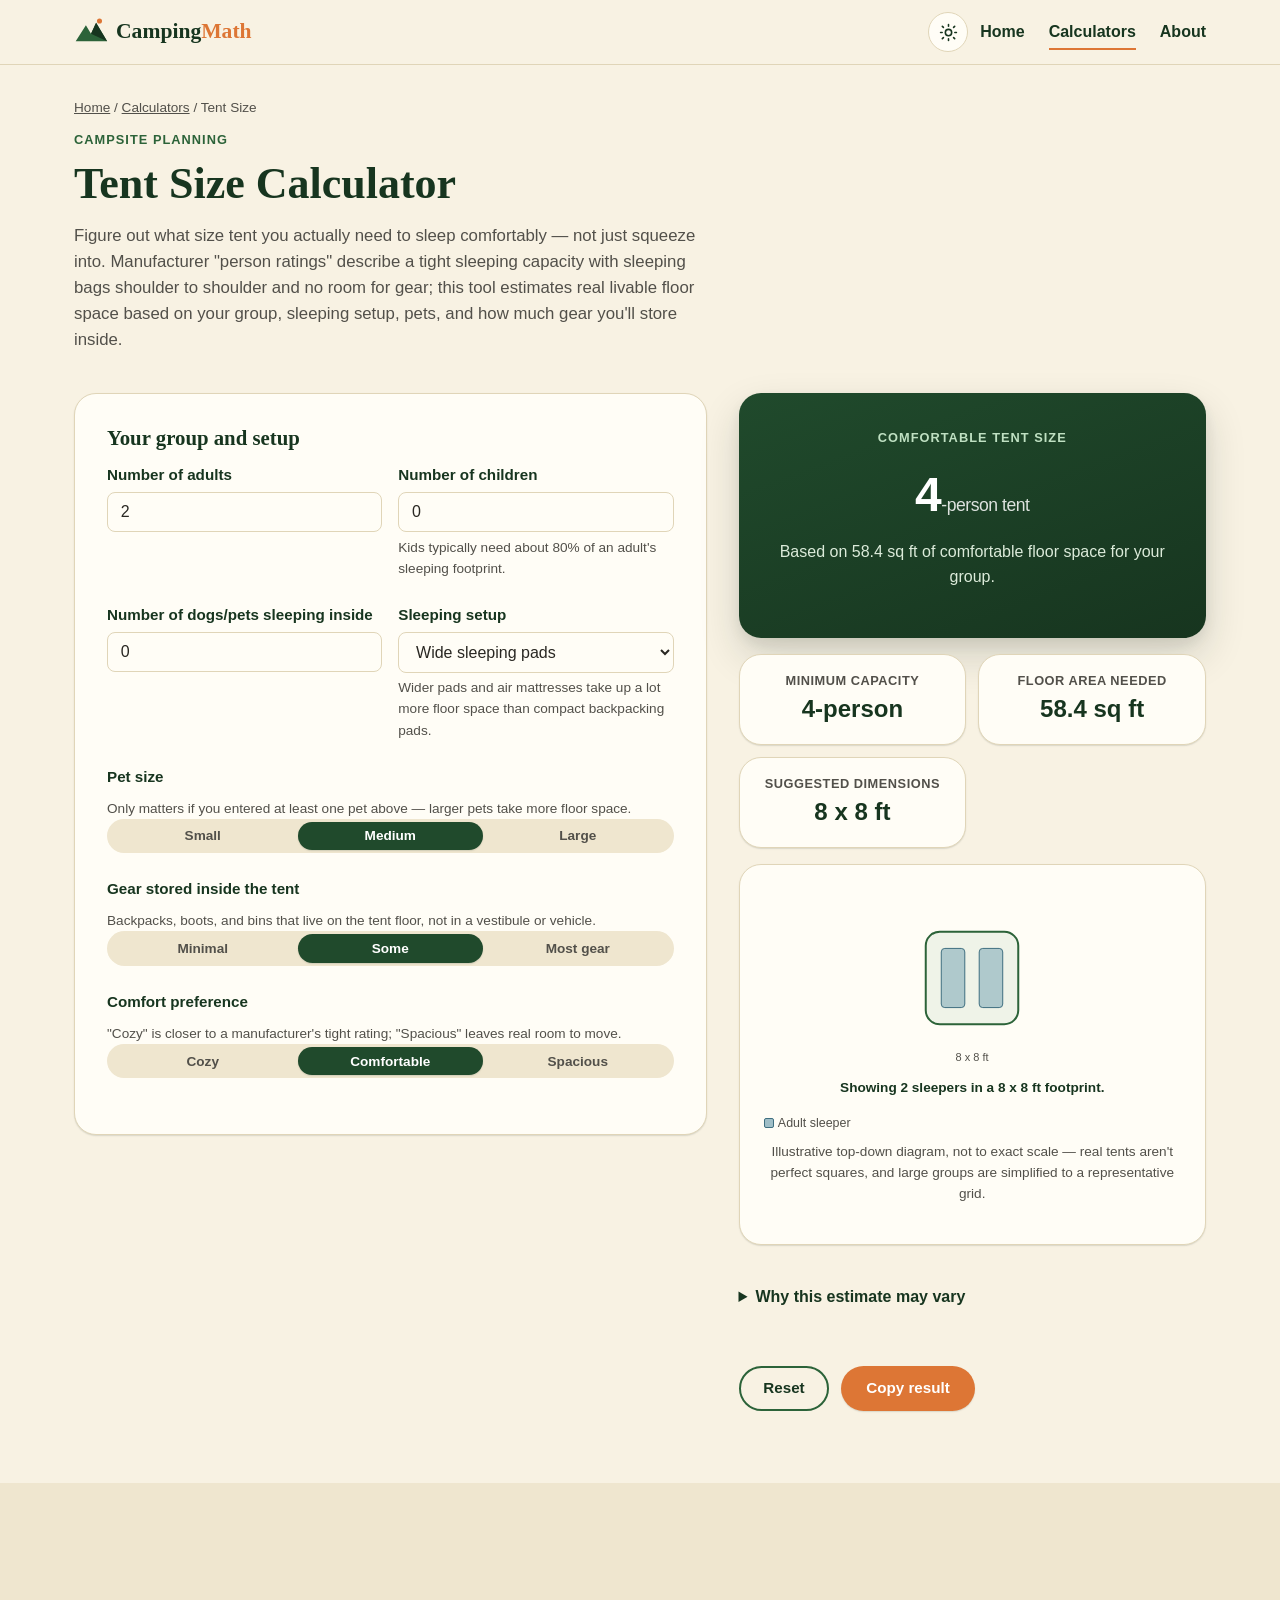
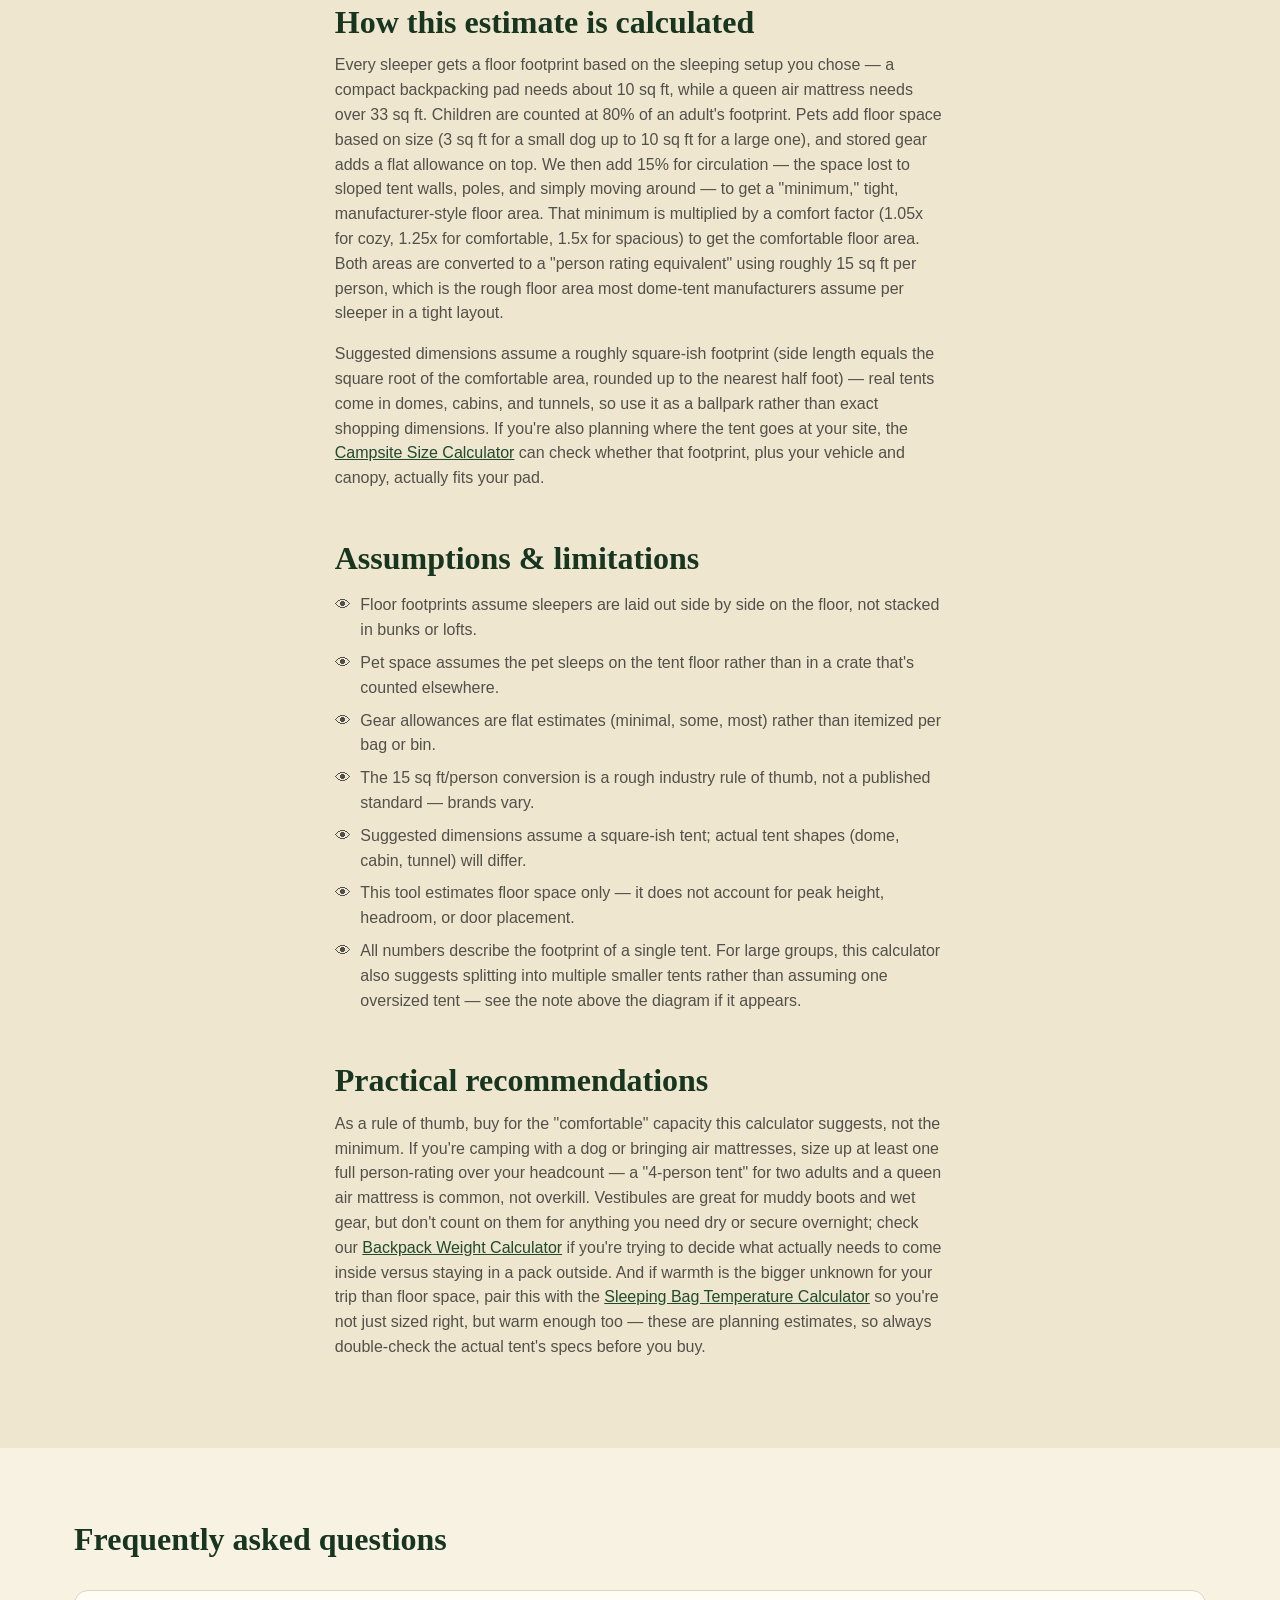
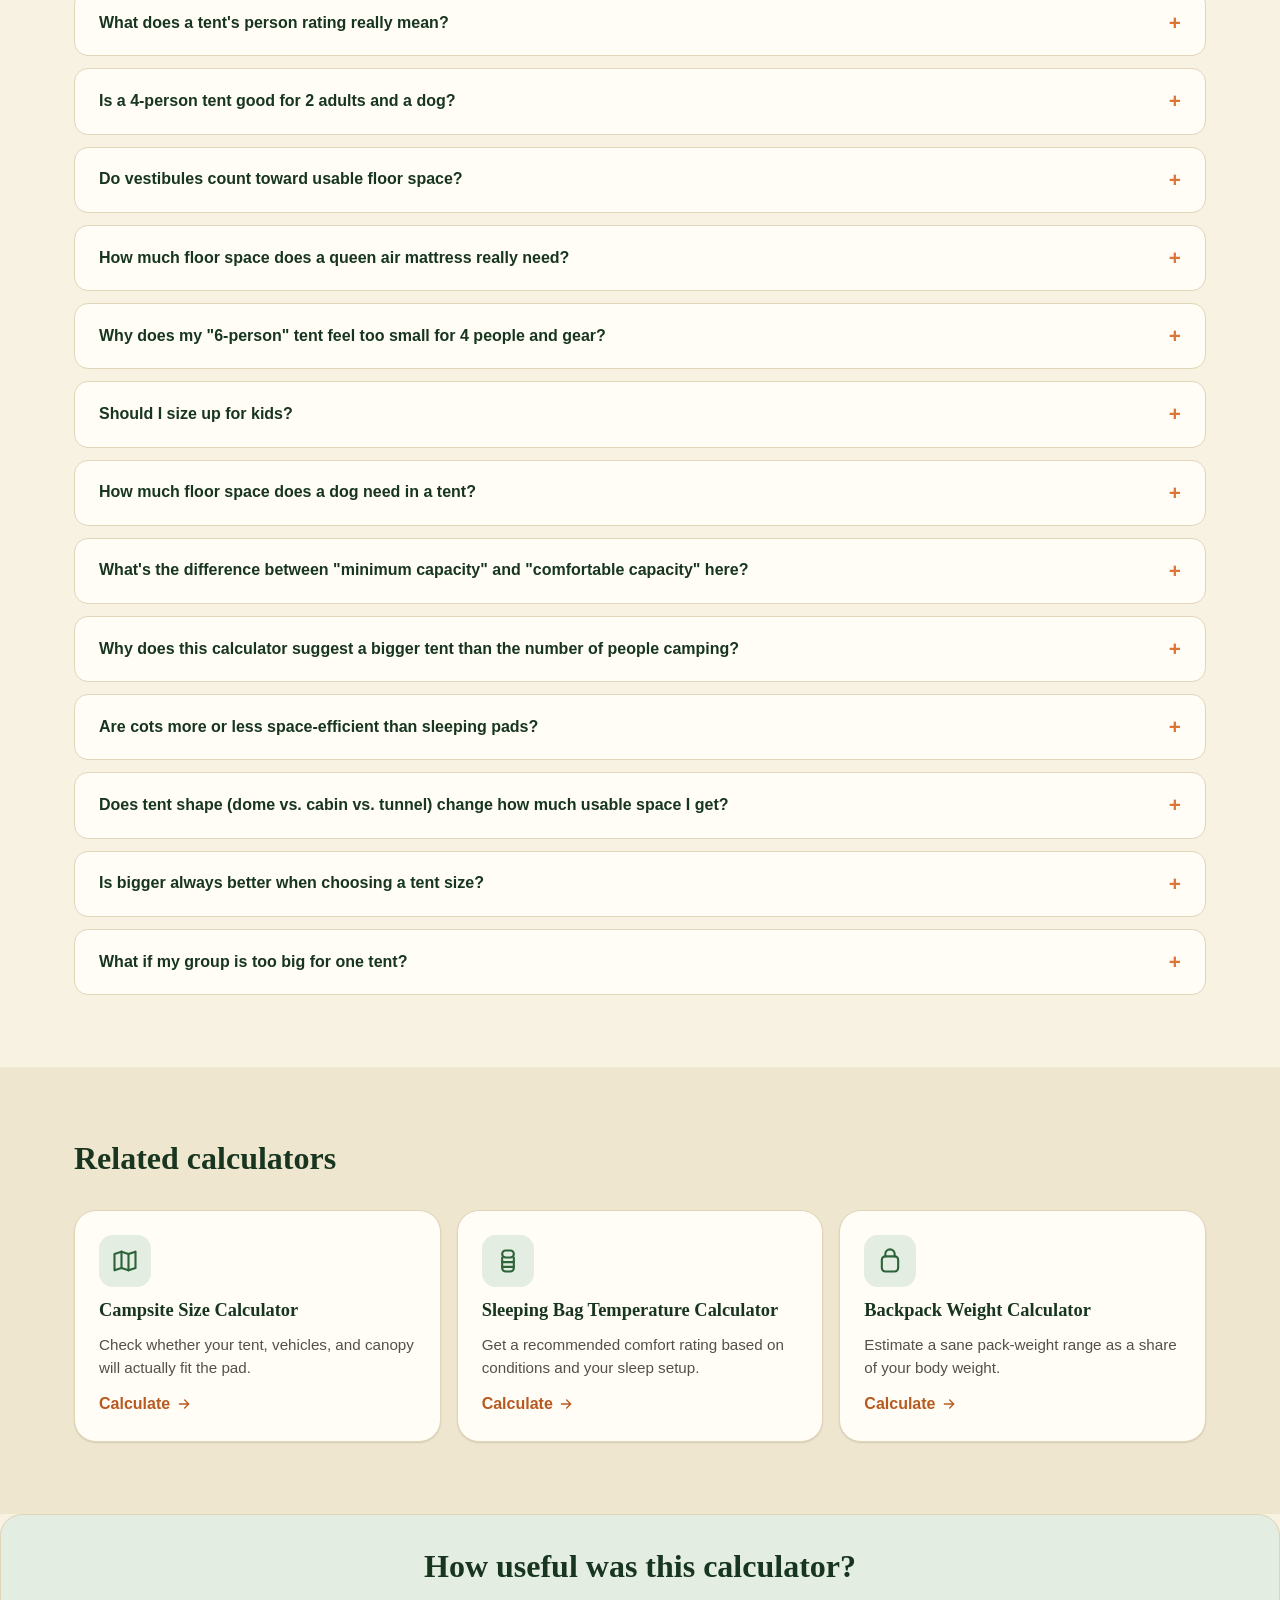
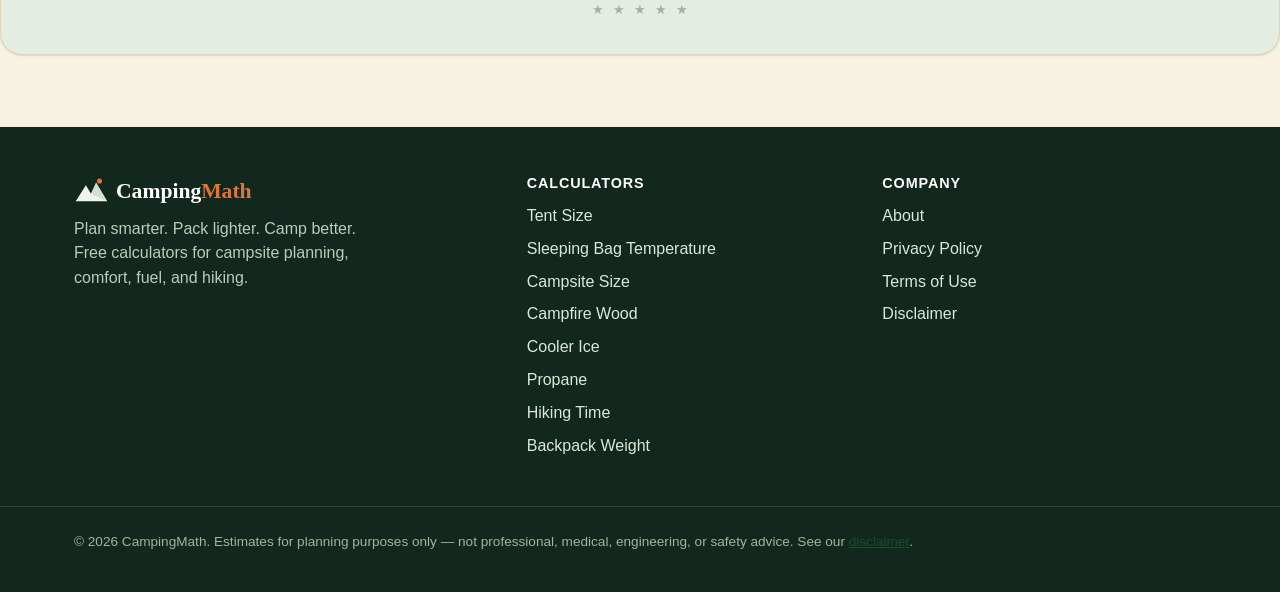
<file: calculators/tent-size.html>
<!doctype html>
<html lang="en">
<head>
<meta charset="UTF-8">
<meta name="viewport" content="width=device-width, initial-scale=1">
<!-- Google tag (gtag.js) -->
<script async src="https://www.googletagmanager.com/gtag/js?id=G-JSXPWZ4VCS"></script>
<script>
  window.dataLayer = window.dataLayer || [];
  function gtag(){ dataLayer.push(arguments); }
  gtag("js", new Date());
  gtag("config", "G-JSXPWZ4VCS");
</script>
<title>Tent Size Calculator — What Size Tent Do I Need? | CampingMath</title>
<meta name="description" content="Find out what size tent you actually need. See real livable capacity, not just the manufacturer's tight person rating, based on sleepers, pets, and gear.">
<link rel="canonical" href="https://campingmath.com/calculators/tent-size.html">
<meta property="og:type" content="website">
<meta property="og:site_name" content="CampingMath">
<meta property="og:title" content="Tent Size Calculator — What Size Tent Do I Need?">
<meta property="og:description" content="Find out what size tent you actually need. See real livable capacity, not just the manufacturer's tight person rating, based on sleepers, pets, and gear.">
<meta property="og:url" content="https://campingmath.com/calculators/tent-size.html">
<meta property="og:image" content="https://campingmath.com/images/og-image.png">
<meta name="twitter:card" content="summary_large_image">
<meta name="twitter:title" content="Tent Size Calculator — What Size Tent Do I Need?">
<meta name="twitter:description" content="Find out what size tent you actually need. See real livable capacity, not just the manufacturer's tight person rating, based on sleepers, pets, and gear.">
<link rel="icon" href="/images/favicon.svg" type="image/svg+xml">
<script>
(function(){try{var t=localStorage.getItem("campingmath_theme");if(!t){t=(window.matchMedia&&window.matchMedia("(prefers-color-scheme: dark)").matches)?"dark":"light";}document.documentElement.setAttribute("data-theme",t);}catch(e){}})();
</script>
<link rel="stylesheet" href="/css/style.css">
<style>
  /* Page-specific: top-down tent diagram, scoped to this page only */
  .tent-size-diagram .tent-outline { fill: rgba(60, 125, 73, 0.08); stroke: var(--accent); stroke-width: 2; transition: width 400ms ease, height 400ms ease, x 400ms ease, y 400ms ease; }
  .tent-size-diagram .tent-pad { fill: rgba(95, 149, 168, 0.45); stroke: var(--sky-dark); stroke-width: 1; }
  .tent-size-diagram .tent-pad-child { fill: rgba(221, 118, 53, 0.35); stroke: var(--ember-dark); stroke-width: 1; }
  .tent-size-diagram .tent-pet { fill: rgba(60, 125, 73, 0.45); stroke: var(--accent); stroke-width: 1; }
  .tent-size-diagram .tent-dim-label { font-size: 11px; fill: var(--text-muted); font-family: var(--font-body); }
  .tent-size-diagram .tent-overflow-label { font-size: 9.5px; fill: var(--text-muted); font-family: var(--font-body); font-style: italic; }
  .tent-size-note, .tent-size-summary { font-size: 0.85rem; color: var(--text-muted); margin-top: var(--space-2); }
  .tent-size-summary { font-weight: 700; color: var(--heading); }
  .tent-size-legend { display: flex; gap: var(--space-4); flex-wrap: wrap; font-size: 0.78rem; color: var(--text-muted); margin-top: var(--space-3); }
  .tent-size-legend span { display: inline-flex; align-items: center; gap: 0.35em; }
  .tent-size-legend i { width: 10px; height: 10px; border-radius: 2px; display: inline-block; }
  .tent-size-legend .swatch-adult { background: rgba(95, 149, 168, 0.6); border: 1px solid var(--sky-dark); }
  .tent-size-legend .swatch-child { background: rgba(221, 118, 53, 0.5); border: 1px solid var(--ember-dark); }
  .tent-size-legend .swatch-pet { background: rgba(60, 125, 73, 0.6); border-radius: 50%; border: 1px solid var(--accent); }
</style>
</head>
<body>
<a class="skip-link" href="#main">Skip to main content</a>

<header class="site-header">
  <div class="container header-inner">
    <a href="/index.html" class="logo" aria-label="CampingMath home">
      <svg viewBox="0 0 40 40" aria-hidden="true"><path class="logo-mtn" d="M2 31 L14 12 L20 22 L26 9 L39 31 Z"/><path class="logo-mtn-shadow" d="M20 22 L26 9 L39 31 Z"/><circle class="logo-sun" cx="30" cy="7" r="3"/></svg>
      <span>Camping<span class="logo-accent">Math</span></span>
    </a>
    <div class="header-actions">
      <button class="theme-toggle" type="button" data-theme-toggle aria-label="Switch to dark mode" aria-pressed="false">
        <svg class="icon-sun" viewBox="0 0 24 24" fill="none" stroke="currentColor" stroke-width="2" stroke-linecap="round" aria-hidden="true"><circle cx="12" cy="12" r="4"></circle><path d="M12 2v2M12 20v2M4.2 4.2l1.4 1.4M18.4 18.4l1.4 1.4M2 12h2M20 12h2M4.2 19.8l1.4-1.4M18.4 5.6l1.4-1.4"></path></svg>
        <svg class="icon-moon" viewBox="0 0 24 24" fill="none" stroke="currentColor" stroke-width="2" stroke-linecap="round" stroke-linejoin="round" aria-hidden="true"><path d="M21 12.8A9 9 0 1 1 11.2 3a7 7 0 0 0 9.8 9.8Z"></path></svg>
      </button>
      <button class="nav-toggle" type="button" data-nav-toggle aria-expanded="false" aria-controls="primary-nav">
      <span class="visually-hidden">Menu</span>
      <svg viewBox="0 0 24 24" fill="none" stroke="currentColor" stroke-width="2" stroke-linecap="round" aria-hidden="true"><line x1="3" y1="6" x2="21" y2="6"/><line x1="3" y1="12" x2="21" y2="12"/><line x1="3" y1="18" x2="21" y2="18"/></svg>
    </button>
    <nav id="primary-nav" class="primary-nav" data-primary-nav aria-label="Primary">
      <ul>
        <li><a href="/index.html">Home</a></li>
        <li><a href="/index.html#calculators" aria-current="page">Calculators</a></li>
        <li><a href="/about.html">About</a></li>
      </ul>
    </nav>
    </div>
  </div>
</header>

<main id="main">

  <section class="calc-hero">
    <div class="container">
      <p class="breadcrumbs"><a href="/index.html">Home</a> / <a href="/index.html#calculators">Calculators</a> / Tent Size</p>
      <span class="eyebrow">Campsite Planning</span>
      <h1>Tent Size Calculator</h1>
      <p class="calc-intro">Figure out what size tent you actually need to sleep comfortably — not just squeeze into. Manufacturer "person ratings" describe a tight sleeping capacity with sleeping bags shoulder to shoulder and no room for gear; this tool estimates real livable floor space based on your group, sleeping setup, pets, and how much gear you'll store inside.</p>
    </div>
  </section>

  <section class="section" style="padding-top: 0;">
    <div class="container">
      <div class="calc-layout">

        <div class="card calc-form-card">
          <h2>Your group and setup</h2>
          <form id="tent-size-form">

            <div class="field-row">
              <div class="field" data-field>
                <label for="ts-adults">Number of adults</label>
                <input type="number" id="ts-adults" name="adults" min="0" max="20" step="1" value="2" inputmode="numeric">
                <span class="error-msg" data-error></span>
              </div>
              <div class="field" data-field>
                <label for="ts-children">Number of children</label>
                <input type="number" id="ts-children" name="children" min="0" max="20" step="1" value="0" inputmode="numeric">
                <span class="help">Kids typically need about 80% of an adult's sleeping footprint.</span>
                <span class="error-msg" data-error></span>
              </div>
            </div>

            <div class="field-row">
              <div class="field" data-field>
                <label for="ts-pets">Number of dogs/pets sleeping inside</label>
                <input type="number" id="ts-pets" name="pets" min="0" max="10" step="1" value="0" inputmode="numeric">
                <span class="error-msg" data-error></span>
              </div>
              <div class="field">
                <label for="ts-sleep-setup">Sleeping setup</label>
                <select id="ts-sleep-setup" name="sleepSetup">
                  <option value="compact">Compact sleeping pads</option>
                  <option value="wide" selected>Wide sleeping pads</option>
                  <option value="twin">Twin air mattresses</option>
                  <option value="queen">Queen air mattresses</option>
                  <option value="cot">Cots</option>
                </select>
                <span class="help">Wider pads and air mattresses take up a lot more floor space than compact backpacking pads.</span>
              </div>
            </div>

            <fieldset class="field">
              <legend>Pet size</legend>
              <span class="help">Only matters if you entered at least one pet above — larger pets take more floor space.</span>
              <div class="segmented" data-segmented id="ts-pet-size" role="group" aria-label="Pet size">
                <button type="button" data-value="small" aria-pressed="false">Small</button>
                <button type="button" data-value="medium" aria-pressed="true">Medium</button>
                <button type="button" data-value="large" aria-pressed="false">Large</button>
              </div>
            </fieldset>

            <fieldset class="field">
              <legend>Gear stored inside the tent</legend>
              <span class="help">Backpacks, boots, and bins that live on the tent floor, not in a vestibule or vehicle.</span>
              <div class="segmented" data-segmented id="ts-gear" role="group" aria-label="Amount of gear stored inside">
                <button type="button" data-value="minimal" aria-pressed="false">Minimal</button>
                <button type="button" data-value="some" aria-pressed="true">Some</button>
                <button type="button" data-value="most" aria-pressed="false">Most gear</button>
              </div>
            </fieldset>

            <fieldset class="field">
              <legend>Comfort preference</legend>
              <span class="help">"Cozy" is closer to a manufacturer's tight rating; "Spacious" leaves real room to move.</span>
              <div class="segmented" data-segmented id="ts-comfort" role="group" aria-label="Comfort preference">
                <button type="button" data-value="cozy" aria-pressed="false">Cozy</button>
                <button type="button" data-value="comfortable" aria-pressed="true">Comfortable</button>
                <button type="button" data-value="spacious" aria-pressed="false">Spacious</button>
              </div>
            </fieldset>

          </form>
        </div>

        <div class="results-panel">

          <div class="card result-primary">
            <span class="eyebrow">Comfortable tent size</span>
            <p class="result-value"><span id="ts-comfort-value" data-raw-value="0">0</span><span class="result-unit">-person tent</span></p>
            <p class="result-sub" id="ts-comfort-sub">Based on 0 sq ft of comfortable floor space for your group.</p>
          </div>

          <div class="result-grid">
            <div class="card result-card">
              <div class="label">Minimum capacity</div>
              <div class="value"><span id="ts-min-capacity">0</span>-person</div>
            </div>
            <div class="card result-card">
              <div class="label">Floor area needed</div>
              <div class="value"><span id="ts-floor-area">0.0</span> sq ft</div>
            </div>
            <div class="card result-card">
              <div class="label">Suggested dimensions</div>
              <div class="value" id="ts-dimensions">0 x 0 ft</div>
            </div>
          </div>

          <div class="callout callout-warn" id="ts-crowd-warning" hidden>
            <h4>This size will likely feel crowded</h4>
            <p id="ts-crowd-text">A tent whose manufacturer rating just matches your group size would almost certainly feel cramped once pets and gear are inside. Consider sizing up.</p>
          </div>

          <div class="callout callout-info" id="ts-multi-tent" hidden>
            <h4>Consider multiple tents</h4>
            <p id="ts-multi-tent-text">For groups this size, splitting into multiple tents is usually more practical than one giant tent.</p>
          </div>

          <div class="card diagram-card">
            <svg class="tent-size-diagram" viewBox="0 0 220 180" width="220" height="180" role="img" aria-labelledby="ts-diagram-title" aria-describedby="ts-diagram-summary">
              <title id="ts-diagram-title">Top-down diagram showing one rectangle per sleeper and one circle per pet, scaled to the suggested tent footprint</title>
              <rect class="tent-outline" id="ts-diagram-outline" x="40" y="20" width="140" height="140" rx="14"></rect>
              <g id="ts-diagram-pads"></g>
              <text class="tent-overflow-label" id="ts-diagram-overflow" x="110" y="34" text-anchor="middle"></text>
              <text class="tent-dim-label" id="ts-diagram-label" x="110" y="172" text-anchor="middle">0 x 0 ft</text>
            </svg>
            <p class="tent-size-summary" id="ts-diagram-summary">Showing 2 sleepers in a 0 x 0 ft footprint.</p>
            <div class="tent-size-legend">
              <span><i class="swatch-adult"></i> Adult sleeper</span>
              <span id="ts-diagram-legend-child"><i class="swatch-child"></i> Child sleeper</span>
              <span id="ts-diagram-legend-pet"><i class="swatch-pet"></i> Pet</span>
            </div>
            <p class="tent-size-note">Illustrative top-down diagram, not to exact scale — real tents aren't perfect squares, and large groups are simplified to a representative grid.</p>
          </div>

          <details class="why-vary">
            <summary>Why this estimate may vary</summary>
            <p>Real tents rarely have perfectly flat, square floors. Sloped walls and tent pole geometry eat into headroom and usable floor space near the edges, vestibules add covered storage that some brands count toward "capacity" and others don't, and manufacturers disagree on how tightly they pack sleepers when assigning a person rating. Treat these numbers as a planning range, not an exact spec.</p>
          </details>

          <div class="form-actions">
            <button type="button" class="btn btn-outline" id="ts-reset">Reset</button>
            <button type="button" class="btn btn-primary" id="ts-copy">Copy result</button>
          </div>

        </div>
      </div>
    </div>
  </section>

  <section class="section section-alt">
    <div class="container prose">
      <h2>How this estimate is calculated</h2>
      <p>Every sleeper gets a floor footprint based on the sleeping setup you chose — a compact backpacking pad needs about 10 sq ft, while a queen air mattress needs over 33 sq ft. Children are counted at 80% of an adult's footprint. Pets add floor space based on size (3 sq ft for a small dog up to 10 sq ft for a large one), and stored gear adds a flat allowance on top. We then add 15% for circulation — the space lost to sloped tent walls, poles, and simply moving around — to get a "minimum," tight, manufacturer-style floor area. That minimum is multiplied by a comfort factor (1.05x for cozy, 1.25x for comfortable, 1.5x for spacious) to get the comfortable floor area. Both areas are converted to a "person rating equivalent" using roughly 15 sq ft per person, which is the rough floor area most dome-tent manufacturers assume per sleeper in a tight layout.</p>
      <p>Suggested dimensions assume a roughly square-ish footprint (side length equals the square root of the comfortable area, rounded up to the nearest half foot) — real tents come in domes, cabins, and tunnels, so use it as a ballpark rather than exact shopping dimensions. If you're also planning where the tent goes at your site, the <a href="/calculators/campsite-size.html">Campsite Size Calculator</a> can check whether that footprint, plus your vehicle and canopy, actually fits your pad.</p>

      <h2>Assumptions &amp; limitations</h2>
      <ul class="assumption-list">
        <li>Floor footprints assume sleepers are laid out side by side on the floor, not stacked in bunks or lofts.</li>
        <li>Pet space assumes the pet sleeps on the tent floor rather than in a crate that's counted elsewhere.</li>
        <li>Gear allowances are flat estimates (minimal, some, most) rather than itemized per bag or bin.</li>
        <li>The 15 sq ft/person conversion is a rough industry rule of thumb, not a published standard — brands vary.</li>
        <li>Suggested dimensions assume a square-ish tent; actual tent shapes (dome, cabin, tunnel) will differ.</li>
        <li>This tool estimates floor space only — it does not account for peak height, headroom, or door placement.</li>
        <li>All numbers describe the footprint of a single tent. For large groups, this calculator also suggests splitting into multiple smaller tents rather than assuming one oversized tent — see the note above the diagram if it appears.</li>
      </ul>

      <h2>Practical recommendations</h2>
      <p>As a rule of thumb, buy for the "comfortable" capacity this calculator suggests, not the minimum. If you're camping with a dog or bringing air mattresses, size up at least one full person-rating over your headcount — a "4-person tent" for two adults and a queen air mattress is common, not overkill. Vestibules are great for muddy boots and wet gear, but don't count on them for anything you need dry or secure overnight; check our <a href="/calculators/backpack-weight.html">Backpack Weight Calculator</a> if you're trying to decide what actually needs to come inside versus staying in a pack outside. And if warmth is the bigger unknown for your trip than floor space, pair this with the <a href="/calculators/sleeping-bag.html">Sleeping Bag Temperature Calculator</a> so you're not just sized right, but warm enough too — these are planning estimates, so always double-check the actual tent's specs before you buy.</p>
    </div>
  </section>

  <section class="section">
    <div class="container">
      <div class="section-head">
        <h2>Frequently asked questions</h2>
      </div>
      <div class="faq-list">
        <details class="faq-item">
          <summary>What does a tent's person rating really mean?</summary>
          <p class="faq-answer">A "4-person" tent usually means four sleeping pads or bags can fit shoulder to shoulder on the floor with essentially no space for gear, movement, or pets. It's a tight, manufacturer-style capacity — most campers find a tent feels genuinely comfortable at one to two people fewer than its rating.</p>
        </details>
        <details class="faq-item">
          <summary>Is a 4-person tent good for 2 adults and a dog?</summary>
          <p class="faq-answer">Often, yes, if you're using compact or wide sleeping pads and keeping gear minimal — but with air mattresses, a larger dog, or much gear stored inside, a 4-person tent can feel crowded for two people. Run your numbers above to see whether a warning shows up for your specific setup.</p>
        </details>
        <details class="faq-item">
          <summary>Do vestibules count toward usable floor space?</summary>
          <p class="faq-answer">Not in this calculator, and we'd recommend not counting on them for much. Vestibules are covered but usually unfloored, unheated, and exposed at the edges — fine for muddy boots or a cooler, but not for anything you want fully dry, secure, or comfortable to sit on.</p>
        </details>
        <details class="faq-item">
          <summary>How much floor space does a queen air mattress really need?</summary>
          <p class="faq-answer">A queen air mattress is about 60 by 80 inches, which works out to roughly 33 sq ft on its own — more than three times a compact sleeping pad's footprint. That's why tents that comfortably fit two people on pads can feel tight with a single queen mattress inside.</p>
        </details>
        <details class="faq-item">
          <summary>Why does my "6-person" tent feel too small for 4 people and gear?</summary>
          <p class="faq-answer">Because the rating assumes tight, gear-free sleeping. Once you add real sleeping pads or mattresses, backpacks, boots, and a pet, the usable floor area shrinks fast — this is exactly the gap between "minimum capacity" and "comfortable capacity" this calculator shows.</p>
        </details>
        <details class="faq-item">
          <summary>Should I size up for kids?</summary>
          <p class="faq-answer">Kids need less floor space than adults, but not nothing — this calculator counts each child at about 80% of an adult's footprint. Families with young kids often still prefer sizing up so there's room for extra bags, stuffed animals, and nighttime shuffling.</p>
        </details>
        <details class="faq-item">
          <summary>How much floor space does a dog need in a tent?</summary>
          <p class="faq-answer">It depends on size: a small dog needs roughly 3 sq ft, a medium dog about 6 sq ft, and a large dog around 10 sq ft of floor space to lie down and stretch comfortably alongside your sleeping area.</p>
        </details>
        <details class="faq-item">
          <summary>What's the difference between "minimum capacity" and "comfortable capacity" here?</summary>
          <p class="faq-answer">Minimum capacity is the tight, manufacturer-style person rating based on your raw floor area needs. Comfortable capacity applies a comfort multiplier on top, so there's real room for gear, pets, and moving around without everything touching the tent walls.</p>
        </details>
        <details class="faq-item">
          <summary>Why does this calculator suggest a bigger tent than the number of people camping?</summary>
          <p class="faq-answer">Because "number of people" and "person rating you should buy" aren't the same thing once you factor in sleeping pads, mattresses, gear, and pets. Buying to the exact headcount is how most campers end up disappointed by a tent that felt spacious in the store.</p>
        </details>
        <details class="faq-item">
          <summary>Are cots more or less space-efficient than sleeping pads?</summary>
          <p class="faq-answer">Cots take up a similar floor footprint to a wide sleeping pad (around 13 sq ft), but they raise you off the floor, which can free up space underneath for gear storage that this calculator doesn't currently account for.</p>
        </details>
        <details class="faq-item">
          <summary>Does tent shape (dome vs. cabin vs. tunnel) change how much usable space I get?</summary>
          <p class="faq-answer">Yes. Cabin-style tents have straighter walls and more usable floor space near the edges than domes or tunnels of the same footprint, since domes lose more space to sloped walls. This calculator estimates raw floor area; it can't tell you how a specific tent's shape will feel.</p>
        </details>
        <details class="faq-item">
          <summary>Is bigger always better when choosing a tent size?</summary>
          <p class="faq-answer">Not necessarily — bigger tents weigh more, cost more, take longer to heat up on cold nights, and can be harder to pitch on a small site. Use the "spacious" comfort setting only if you genuinely have the site space and are willing to carry or drive the extra bulk.</p>
        </details>
        <details class="faq-item">
          <summary>What if my group is too big for one tent?</summary>
          <p class="faq-answer">Past a certain size, one giant tent stops being practical — very large tents are heavy, expensive, slow to pitch, and hard to find at all. Once your comfortable capacity climbs past about 8 people, this calculator switches to recommending several smaller tents (commonly sized around 6-person each) instead of a single oversized one. Every number on this page still describes a single tent's floor space; the multi-tent note tells you roughly how many of that size to plan for.</p>
        </details>
      </div>
    </div>
  </section>

  <section class="section section-alt">
    <div class="container">
      <div class="section-head">
        <h2>Related calculators</h2>
      </div>
      <div class="related-grid">
        <a class="card calc-card" href="/calculators/campsite-size.html">
          <div class="icon-badge"><svg viewBox="0 0 24 24" fill="none" stroke="currentColor" stroke-width="1.8" stroke-linecap="round" stroke-linejoin="round" aria-hidden="true"><path d="M9 4 L3 6 v14 l6-2 6 2 6-2V4l-6 2-6-2Z"/><path d="M9 4 v14 M15 6 v14"/></svg></div>
          <h3>Campsite Size Calculator</h3>
          <p>Check whether your tent, vehicles, and canopy will actually fit the pad.</p>
          <span class="card-cta">Calculate <svg viewBox="0 0 24 24" fill="none" stroke="currentColor" stroke-width="2" stroke-linecap="round" aria-hidden="true"><path d="M5 12h14M13 6l6 6-6 6"/></svg></span>
        </a>
        <a class="card calc-card" href="/calculators/sleeping-bag.html">
          <div class="icon-badge"><svg viewBox="0 0 24 24" fill="none" stroke="currentColor" stroke-width="1.8" stroke-linecap="round" stroke-linejoin="round" aria-hidden="true"><rect x="7" y="3" width="10" height="6" rx="3"/><path d="M7 9 v9a3 3 0 0 0 3 3h4a3 3 0 0 0 3-3V9"/><path d="M7 13 h10 M7 17 h10"/></svg></div>
          <h3>Sleeping Bag Temperature Calculator</h3>
          <p>Get a recommended comfort rating based on conditions and your sleep setup.</p>
          <span class="card-cta">Calculate <svg viewBox="0 0 24 24" fill="none" stroke="currentColor" stroke-width="2" stroke-linecap="round" aria-hidden="true"><path d="M5 12h14M13 6l6 6-6 6"/></svg></span>
        </a>
        <a class="card calc-card" href="/calculators/backpack-weight.html">
          <div class="icon-badge"><svg viewBox="0 0 24 24" fill="none" stroke="currentColor" stroke-width="1.8" stroke-linecap="round" stroke-linejoin="round" aria-hidden="true"><path d="M8 8V6a4 4 0 0 1 8 0v2"/><rect x="5" y="8" width="14" height="13" rx="3"/></svg></div>
          <h3>Backpack Weight Calculator</h3>
          <p>Estimate a sane pack-weight range as a share of your body weight.</p>
          <span class="card-cta">Calculate <svg viewBox="0 0 24 24" fill="none" stroke="currentColor" stroke-width="2" stroke-linecap="round" aria-hidden="true"><path d="M5 12h14M13 6l6 6-6 6"/></svg></span>
        </a>
      </div>
    </div>
  </section>

  <section class="card rating-widget" data-rating="tent-size">
    <h2 class="rating-title">How useful was this calculator?</h2>
    <div class="stars" role="radiogroup" aria-label="Star rating">
      <button type="button" class="star" data-value="1" aria-label="1 star">&#9733;</button>
      <button type="button" class="star" data-value="2" aria-label="2 stars">&#9733;</button>
      <button type="button" class="star" data-value="3" aria-label="3 stars">&#9733;</button>
      <button type="button" class="star" data-value="4" aria-label="4 stars">&#9733;</button>
      <button type="button" class="star" data-value="5" aria-label="5 stars">&#9733;</button>
    </div>
    <p class="rating-thanks" hidden>Thanks for your feedback!</p>
  </section>

</main>

<footer class="site-footer contour-tile">
  <div class="container footer-inner">
    <div class="footer-brand">
      <a href="/index.html" class="logo" aria-label="CampingMath home">
        <svg viewBox="0 0 40 40" aria-hidden="true"><path class="logo-mtn" d="M2 31 L14 12 L20 22 L26 9 L39 31 Z"/><path class="logo-mtn-shadow" d="M20 22 L26 9 L39 31 Z"/><circle class="logo-sun" cx="30" cy="7" r="3"/></svg>
        <span>Camping<span class="logo-accent">Math</span></span>
      </a>
      <p class="footer-tagline">Plan smarter. Pack lighter. Camp better. Free calculators for campsite planning, comfort, fuel, and hiking.</p>
    </div>
    <div class="footer-col">
      <h3>Calculators</h3>
      <ul>
        <li><a href="/calculators/tent-size.html">Tent Size</a></li>
        <li><a href="/calculators/sleeping-bag.html">Sleeping Bag Temperature</a></li>
        <li><a href="/calculators/campsite-size.html">Campsite Size</a></li>
        <li><a href="/calculators/campfire-wood.html">Campfire Wood</a></li>
        <li><a href="/calculators/cooler-ice.html">Cooler Ice</a></li>
        <li><a href="/calculators/propane.html">Propane</a></li>
        <li><a href="/calculators/hiking-time.html">Hiking Time</a></li>
        <li><a href="/calculators/backpack-weight.html">Backpack Weight</a></li>
      </ul>
    </div>
    <div class="footer-col">
      <h3>Company</h3>
      <ul>
        <li><a href="/about.html">About</a></li>
        <li><a href="/privacy-policy.html">Privacy Policy</a></li>
        <li><a href="/terms-of-use.html">Terms of Use</a></li>
        <li><a href="/disclaimer.html">Disclaimer</a></li>
      </ul>
    </div>
  </div>
  <div class="footer-bottom">
    <div class="container">
      <p>&copy; <span data-current-year></span> CampingMath. Estimates for planning purposes only — not professional, medical, engineering, or safety advice. See our <a href="/disclaimer.html">disclaimer</a>.</p>
    </div>
  </div>
</footer>

<script src="/js/shared.js"></script>
<script src="/js/calculators.js"></script>
<script src="/js/calc-tent-size.js"></script>
</body>
</html>
</file>
<file: css/style.css>
/* =========================================================================
   Camp Math — shared stylesheet
   Design tokens, layout, components, and utilities used by every page.
   No build step: this file is loaded as-is by every HTML page in the site.
   ========================================================================= */

/* ---------- Design tokens ---------- */
:root {
  /* Brand palette */
  --forest-900: #12271d;
  --forest-800: #17351f;
  --forest-700: #204a2c;
  --forest-600: #2c6339;
  --forest-500: #3c7d49;
  --forest-100: #e3ede2;

  --canvas: #f8f2e3;
  --canvas-dim: #efe6cf;
  --canvas-card: #fffdf6;

  --charcoal: #292722;
  --charcoal-soft: #52504a;

  --sky: #5f95a8;
  --sky-dark: #3f6f80;
  --sky-tint: #e4eff2;

  --ember: #dd7635;
  --ember-dark: #b85a20;
  --ember-tint: #fbe8d8;

  --success: #3c7d49;
  --danger: #b3402c;
  --danger-tint: #fbe5df;

  /* Semantic */
  --bg: var(--canvas);
  --bg-alt: var(--canvas-dim);
  --surface: var(--canvas-card);
  --text: var(--charcoal);
  --text-muted: var(--charcoal-soft);
  --border: #e0d5b8;
  --focus-ring: #2c6339;
  --header-bg: rgba(248, 242, 227, 0.92);

  /* Text-only aliases for the brand greens: headings/labels/links use these
     instead of --forest-* directly so dark mode can relighten TEXT without
     touching the same tokens' use as solid button/footer/gradient backgrounds. */
  --heading: var(--forest-800);
  --accent: var(--forest-600);
  --link: var(--forest-700);

  --callout-warn-bg: var(--ember-tint);
  --callout-warn-border: #f0c9a3;
  --callout-warn-text: #7a3d10;
  --callout-info-bg: var(--sky-tint);
  --callout-info-border: #bcdae2;
  --callout-info-text: #244752;

  /* Unfilled star color: needs enough contrast against --rating-widget-bg in
     both themes to actually be visible/clickable, not just decorative. */
  --star-empty: rgba(41, 39, 34, 0.32);

  /* Type */
  --font-body: -apple-system, BlinkMacSystemFont, "Segoe UI", Roboto, "Helvetica Neue", Arial, sans-serif;
  --font-display: Georgia, "Iowan Old Style", "Palatino Linotype", serif;
  /* Calculation results use the sans-serif stack with lining/tabular figures —
     the serif display font's numerals were hard to tell apart at a glance
     (e.g. certain two-digit combinations), so results get a dedicated, more
     legible numeric treatment instead. */
  --font-numeric: -apple-system, BlinkMacSystemFont, "Segoe UI", Roboto, "Helvetica Neue", Arial, sans-serif;

  /* Spacing scale */
  --space-1: 0.25rem;
  --space-2: 0.5rem;
  --space-3: 0.75rem;
  --space-4: 1rem;
  --space-5: 1.5rem;
  --space-6: 2rem;
  --space-7: 3rem;
  --space-8: 4.5rem;

  /* Shape */
  --radius-sm: 8px;
  --radius-md: 14px;
  --radius-lg: 22px;
  --radius-pill: 999px;

  /* Shadow */
  --shadow-sm: 0 1px 2px rgba(18, 39, 29, 0.08), 0 1px 1px rgba(18, 39, 29, 0.06);
  --shadow-md: 0 6px 20px rgba(18, 39, 29, 0.1), 0 2px 6px rgba(18, 39, 29, 0.06);
  --shadow-lg: 0 18px 40px rgba(18, 39, 29, 0.16), 0 6px 16px rgba(18, 39, 29, 0.08);

  --container-w: 1180px;
  --transition: 180ms ease;
}

/* ---------- Reset ---------- */
*, *::before, *::after { box-sizing: border-box; }
html { -webkit-text-size-adjust: 100%; scroll-behavior: smooth; }
@media (prefers-reduced-motion: reduce) {
  html { scroll-behavior: auto; }
  *, *::before, *::after {
    animation-duration: 0.001ms !important;
    animation-iteration-count: 1 !important;
    transition-duration: 0.001ms !important;
    scroll-behavior: auto !important;
  }
}
body {
  margin: 0;
  background: var(--bg);
  color: var(--text);
  font-family: var(--font-body);
  line-height: 1.55;
  -webkit-font-smoothing: antialiased;
}
img, svg { max-width: 100%; display: block; }
ul, ol { padding-left: 1.2em; }
a { color: var(--link); }
a:hover { color: var(--ember-dark); }
h1, h2, h3, h4 { font-family: var(--font-display); line-height: 1.2; margin: 0 0 var(--space-3); color: var(--heading); }
h1 { font-size: clamp(1.9rem, 4vw, 2.75rem); }
h2 { font-size: clamp(1.5rem, 2.6vw, 2rem); }
h3 { font-size: 1.2rem; }
p { margin: 0 0 var(--space-4); }
button { font-family: inherit; }

.container { width: 100%; max-width: var(--container-w); margin: 0 auto; padding: 0 var(--space-5); }

.visually-hidden {
  position: absolute; width: 1px; height: 1px; padding: 0; margin: -1px;
  overflow: hidden; clip: rect(0,0,0,0); white-space: nowrap; border: 0;
}
.skip-link {
  position: absolute; left: var(--space-4); top: -60px;
  background: var(--forest-800); color: #fff; padding: var(--space-3) var(--space-4);
  border-radius: var(--radius-sm); z-index: 200; transition: top var(--transition);
}
.skip-link:focus { top: var(--space-4); }

:focus-visible {
  outline: 3px solid var(--focus-ring);
  outline-offset: 2px;
  border-radius: 4px;
}

/* Topographic contour pattern, used as a subtle background texture */
.contour-bg {
  background-image:
    radial-gradient(circle at 20% 30%, rgba(60, 125, 73, 0.10) 0, rgba(60, 125, 73, 0.10) 40px, transparent 41px),
    radial-gradient(circle at 20% 30%, rgba(60, 125, 73, 0.08) 0, rgba(60, 125, 73, 0.08) 70px, transparent 71px),
    radial-gradient(circle at 85% 70%, rgba(95, 149, 168, 0.10) 0, rgba(95, 149, 168, 0.10) 55px, transparent 56px),
    radial-gradient(circle at 85% 70%, rgba(95, 149, 168, 0.08) 0, rgba(95, 149, 168, 0.08) 90px, transparent 91px);
  background-repeat: no-repeat;
  background-size: 100% 100%;
}
.contour-tile {
  background-image: url("data:image/svg+xml,%3Csvg xmlns='http://www.w3.org/2000/svg' width='120' height='120' viewBox='0 0 120 120'%3E%3Cg fill='none' stroke='%233c7d49' stroke-opacity='0.09' stroke-width='1.5'%3E%3Ccircle cx='60' cy='60' r='14'/%3E%3Ccircle cx='60' cy='60' r='28'/%3E%3Ccircle cx='60' cy='60' r='42'/%3E%3Ccircle cx='60' cy='60' r='56'/%3E%3C/g%3E%3C/svg%3E");
  background-size: 120px 120px;
}

/* ---------- Buttons ---------- */
.btn {
  display: inline-flex; align-items: center; justify-content: center; gap: var(--space-2);
  font-weight: 600; font-size: 0.95rem; text-decoration: none; cursor: pointer;
  border-radius: var(--radius-pill); border: 2px solid transparent;
  padding: 0.75em 1.5em; transition: transform var(--transition), box-shadow var(--transition), background var(--transition), color var(--transition);
  line-height: 1.2;
}
.btn:hover { transform: translateY(-1px); }
.btn:active { transform: translateY(0); }
.btn-primary { background: var(--ember); color: #fff; box-shadow: var(--shadow-sm); }
.btn-primary:hover { background: var(--ember-dark); color: #fff; box-shadow: var(--shadow-md); }
.btn-secondary { background: var(--forest-800); color: #fff; }
.btn-secondary:hover { background: var(--forest-900); color: #fff; }
.btn-outline { background: transparent; border-color: var(--accent); color: var(--heading); }
.btn-outline:hover { background: var(--forest-100); color: var(--heading); }
.btn-ghost { background: transparent; color: var(--heading); padding: 0.6em 1em; }
.btn-ghost:hover { background: var(--forest-100); }
.btn-sm { padding: 0.5em 1.1em; font-size: 0.85rem; }
.btn-block { width: 100%; }
.btn:disabled { opacity: 0.55; cursor: not-allowed; transform: none; }

/* ---------- Header ---------- */
.site-header {
  position: sticky; top: 0; z-index: 100;
  background: var(--header-bg);
  backdrop-filter: saturate(140%) blur(8px);
  border-bottom: 1px solid var(--border);
}
.header-inner { display: flex; align-items: center; justify-content: space-between; padding-block: var(--space-3); gap: var(--space-4); }
.header-actions { display: flex; align-items: center; gap: var(--space-3); }
.logo { display: inline-flex; align-items: center; gap: var(--space-2); text-decoration: none; font-family: var(--font-display); font-weight: 700; font-size: 1.35rem; color: var(--heading); }
.logo svg { width: 34px; height: 34px; flex: none; }
.logo-accent { color: var(--ember); }
.nav-toggle {
  display: none; background: transparent; border: 2px solid var(--accent); border-radius: var(--radius-sm);
  padding: 0.4em 0.6em; cursor: pointer;
}
.nav-toggle svg { width: 22px; height: 22px; }
.primary-nav ul { list-style: none; display: flex; gap: var(--space-5); margin: 0; padding: 0; align-items: center; }
.primary-nav a { text-decoration: none; font-weight: 600; color: var(--heading); padding: var(--space-2) 0; border-bottom: 2px solid transparent; }
.primary-nav a:hover, .primary-nav a[aria-current="page"] { border-bottom-color: var(--ember); color: var(--heading); }

@media (max-width: 720px) {
  .nav-toggle { display: inline-flex; align-items: center; justify-content: center; }
  .primary-nav {
    position: absolute; inset-inline: 0; top: 100%;
    background: var(--canvas); border-bottom: 1px solid var(--border);
    box-shadow: var(--shadow-md);
    max-height: 0; overflow: hidden;
    visibility: hidden;
    transition: max-height var(--transition), visibility 0s linear var(--transition);
  }
  .primary-nav.is-open { max-height: 400px; visibility: visible; transition-delay: 0s; }
  .primary-nav ul { flex-direction: column; align-items: stretch; gap: 0; padding: var(--space-3) var(--space-5) var(--space-5); }
  .primary-nav a { display: block; padding: var(--space-3) 0; }
}

/* ---------- Footer ---------- */
.site-footer { background: var(--forest-900); color: #eef4ec; margin-top: var(--space-8); }
.footer-inner { padding-block: var(--space-7); display: grid; gap: var(--space-6); grid-template-columns: 1.3fr 1fr 1fr; }
.footer-brand .logo { color: #fff; }
.footer-tagline { color: #b9ceb8; max-width: 32ch; }
.footer-col h3 { color: #fff; font-family: var(--font-body); font-size: 0.9rem; text-transform: uppercase; letter-spacing: 0.06em; margin-bottom: var(--space-3); }
.footer-col ul { list-style: none; margin: 0; padding: 0; display: grid; gap: var(--space-2); }
.footer-col a { color: #dbe8d9; text-decoration: none; }
.footer-col a:hover { color: #fff; text-decoration: underline; }
.footer-bottom { border-top: 1px solid rgba(255,255,255,0.12); padding-block: var(--space-5); color: #9fb69d; font-size: 0.85rem; }
@media (max-width: 780px) { .footer-inner { grid-template-columns: 1fr; } }

/* ---------- Hero ---------- */
.hero {
  padding-block: var(--space-8) var(--space-7);
  background: linear-gradient(180deg, var(--forest-100), var(--canvas) 70%);
  position: relative; overflow: hidden;
}
.hero-inner { display: grid; grid-template-columns: 1.1fr 0.9fr; gap: var(--space-7); align-items: center; }
.hero-eyebrow {
  display: inline-flex; align-items: center; gap: var(--space-2);
  background: var(--ember-tint); color: var(--ember-dark); font-weight: 700; font-size: 0.8rem;
  padding: 0.35em 0.9em; border-radius: var(--radius-pill); margin-bottom: var(--space-4); letter-spacing: 0.02em;
}
.hero h1 { margin-bottom: var(--space-3); }
.hero-tagline { font-size: 1.2rem; color: var(--heading); font-weight: 600; }
.hero-lead { font-size: 1.05rem; color: var(--text-muted); max-width: 54ch; }
.hero-actions { display: flex; gap: var(--space-4); flex-wrap: wrap; margin-top: var(--space-5); }
.hero-art { justify-self: center; }
@media (max-width: 860px) {
  .hero-inner { grid-template-columns: 1fr; }
  .hero-art { order: -1; max-width: 280px; margin-inline: auto; }
}

/* Campfire flicker illustration used in the hero */
.campfire { width: 320px; max-width: 100%; }
.campfire .flame { transform-origin: 50% 100%; animation: flicker 2.6s ease-in-out infinite; }
.campfire .flame-inner { transform-origin: 50% 100%; animation: flicker 2.1s ease-in-out infinite reverse; }
@keyframes flicker {
  0%, 100% { transform: scaleY(1) scaleX(1) rotate(0deg); }
  25% { transform: scaleY(1.05) scaleX(0.97) rotate(-1.5deg); }
  50% { transform: scaleY(0.96) scaleX(1.03) rotate(1deg); }
  75% { transform: scaleY(1.03) scaleX(0.98) rotate(-0.5deg); }
}

/* ---------- Section basics ---------- */
.section { padding-block: var(--space-8); }
.section-alt { background: var(--bg-alt); }
.section-head { max-width: 62ch; margin-bottom: var(--space-6); }
.section-head p { color: var(--text-muted); }
.eyebrow { text-transform: uppercase; letter-spacing: 0.08em; font-weight: 700; color: var(--accent); font-size: 0.8rem; }

/* ---------- Cards ---------- */
.card {
  background: var(--surface); border-radius: var(--radius-lg); box-shadow: var(--shadow-sm);
  border: 1px solid var(--border); padding: var(--space-5); transition: box-shadow var(--transition), transform var(--transition);
}
.grid { display: grid; gap: var(--space-5); }
.grid-2 { grid-template-columns: repeat(2, 1fr); }
.grid-3 { grid-template-columns: repeat(3, 1fr); }
.grid-4 { grid-template-columns: repeat(4, 1fr); }
@media (max-width: 980px) { .grid-4 { grid-template-columns: repeat(2, 1fr); } .grid-3 { grid-template-columns: repeat(2, 1fr); } }
@media (max-width: 620px) { .grid-2, .grid-3, .grid-4 { grid-template-columns: 1fr; } }

.calc-card {
  display: flex; flex-direction: column; gap: var(--space-3); text-decoration: none; color: inherit;
  height: 100%;
}
.calc-card:hover, .calc-card:focus-visible { box-shadow: var(--shadow-lg); transform: translateY(-3px); }
.calc-card .icon-badge { background: var(--forest-100); color: var(--accent); }
.calc-card h3 { margin: 0; color: var(--heading); font-size: 1.15rem; }
.calc-card p { color: var(--text-muted); margin: 0; font-size: 0.95rem; flex-grow: 1; }
.calc-card .card-cta { font-weight: 700; color: var(--ember-dark); display: inline-flex; align-items: center; gap: 0.35em; }
.calc-card .card-cta svg { width: 16px; height: 16px; transition: transform var(--transition); }
.calc-card:hover .card-cta svg { transform: translateX(3px); }

.icon-badge {
  width: 52px; height: 52px; border-radius: var(--radius-md);
  display: inline-flex; align-items: center; justify-content: center; flex: none;
}
.icon-badge svg { width: 28px; height: 28px; }

.category-card { border-top: 4px solid var(--sky); }
.category-card.cat-fuel { border-top-color: var(--ember); }
.category-card.cat-comfort { border-top-color: var(--forest-500); }
.category-card.cat-hiking { border-top-color: var(--sky-dark); }
.category-card h3 { display: flex; align-items: center; gap: var(--space-2); }

.featured-card {
  display: grid; grid-template-columns: 1fr 1fr; gap: var(--space-6); align-items: center;
  background: linear-gradient(135deg, var(--forest-800), var(--forest-600));
  color: #fff; border: none; box-shadow: var(--shadow-lg);
}
.featured-card h2, .featured-card h3 { color: #fff; }
.featured-card p { color: #dcebda; }
.featured-card .eyebrow { color: #bfe0c2; }
@media (max-width: 780px) { .featured-card { grid-template-columns: 1fr; } }

/* ---------- Steps / how it works ---------- */
.steps { counter-reset: step; }
.step { position: relative; padding-left: 3.2rem; }
.step::before {
  counter-increment: step; content: counter(step);
  position: absolute; left: 0; top: 0; width: 2.4rem; height: 2.4rem; border-radius: 50%;
  background: var(--forest-700); color: #fff; font-weight: 700; display: flex; align-items: center; justify-content: center;
}

/* ---------- Trust section ---------- */
.trust-grid { display: grid; grid-template-columns: repeat(3, 1fr); gap: var(--space-5); }
@media (max-width: 780px) { .trust-grid { grid-template-columns: 1fr; } }
.trust-card { text-align: left; }
.trust-card .icon-badge { background: var(--sky-tint); color: var(--sky-dark); margin-bottom: var(--space-3); }

/* ---------- Calculator page layout ---------- */
.calc-hero { padding-block: var(--space-6) var(--space-5); }
.calc-hero .eyebrow { display: block; margin-bottom: var(--space-2); }
.breadcrumbs { font-size: 0.85rem; color: var(--text-muted); margin-bottom: var(--space-3); }
.breadcrumbs a { color: var(--text-muted); }
.calc-intro { max-width: 68ch; color: var(--text-muted); font-size: 1.05rem; }

.calc-layout {
  display: grid; grid-template-columns: 1.15fr 0.85fr; gap: var(--space-6); align-items: start;
}
@media (max-width: 940px) { .calc-layout { grid-template-columns: 1fr; } }

.calc-form-card { padding: var(--space-6); }
.calc-form-card h2 { font-size: 1.3rem; }

.field { margin-bottom: var(--space-5); }
.field label, .field legend { display: block; font-weight: 700; margin-bottom: 0.35em; color: var(--heading); font-size: 0.95rem; padding: 0; }
.field .help { display: block; font-weight: 400; font-size: 0.85rem; color: var(--text-muted); margin-top: 0.3em; }
.field input[type="number"], .field input[type="text"], .field input[type="time"], .field select {
  width: 100%; padding: 0.65em 0.8em; border-radius: var(--radius-sm); border: 1.5px solid var(--border);
  background: var(--surface); font-size: 1rem; color: var(--text); transition: border-color var(--transition), box-shadow var(--transition), background var(--transition);
}
.field input:focus, .field select:focus { border-color: var(--accent); box-shadow: 0 0 0 3px rgba(60,125,73,0.15); }
.field-row { display: grid; gap: var(--space-4); grid-template-columns: repeat(2, 1fr); }
.field-row.cols-3 { grid-template-columns: repeat(3, 1fr); }
@media (max-width: 560px) { .field-row, .field-row.cols-3 { grid-template-columns: 1fr; } }
.field.invalid input, .field.invalid select { border-color: var(--danger); }
.field .error-msg { display: none; color: var(--danger); font-size: 0.85rem; margin-top: 0.3em; font-weight: 600; }
.field.invalid .error-msg { display: block; }
fieldset { border: none; margin: 0; padding: 0; }

.unit-toggle, .segmented {
  display: inline-flex; background: var(--bg-alt); border-radius: var(--radius-pill); padding: 3px; gap: 2px;
}
.segmented { display: flex; flex-wrap: wrap; }
.unit-toggle button, .segmented button {
  border: none; background: transparent; padding: 0.5em 1em; border-radius: var(--radius-pill);
  font-weight: 600; font-size: 0.85rem; cursor: pointer; color: var(--text-muted); flex: 1;
}
.unit-toggle button[aria-pressed="true"], .segmented button[aria-pressed="true"] {
  background: var(--forest-700); color: #fff; box-shadow: var(--shadow-sm);
}

.range-field { display: flex; align-items: center; gap: var(--space-3); }
.range-field input[type="range"] { flex: 1; accent-color: var(--accent); }
.range-value { min-width: 4.2em; text-align: right; font-weight: 700; color: var(--heading); }

.checkbox-row { display: flex; align-items: center; gap: var(--space-2); font-weight: 600; }
.checkbox-row input { width: 1.15em; height: 1.15em; accent-color: var(--accent); }

.form-actions { display: flex; gap: var(--space-3); flex-wrap: wrap; margin-top: var(--space-6); }

/* Appliance / multi-row repeaters (propane calculator) */
.repeater-row { border: 1.5px dashed var(--border); border-radius: var(--radius-md); padding: var(--space-4); margin-bottom: var(--space-4); position: relative; }
.repeater-row .remove-row { position: absolute; top: var(--space-3); right: var(--space-3); background: var(--danger-tint); color: var(--danger); border: none; border-radius: 50%; width: 28px; height: 28px; cursor: pointer; font-weight: 700; }

/* ---------- Results ---------- */
.results-panel { position: sticky; top: 92px; display: grid; gap: var(--space-4); }
@media (max-width: 940px) { .results-panel { position: static; } }

.result-primary {
  background: linear-gradient(160deg, var(--forest-700), var(--forest-800));
  color: #fff; padding: var(--space-6); text-align: center; border: none; box-shadow: var(--shadow-lg);
  animation: pop-in 420ms ease;
}
@keyframes pop-in { from { opacity: 0; transform: translateY(8px) scale(0.98); } to { opacity: 1; transform: none; } }
.result-primary .eyebrow { color: #bfe0c2; }
.result-primary .result-value { font-family: var(--font-numeric); font-variant-numeric: lining-nums tabular-nums; font-size: clamp(2.1rem, 5vw, 3rem); font-weight: 800; letter-spacing: -0.01em; margin: var(--space-2) 0; }
.result-primary .result-unit { font-size: 1.1rem; font-weight: 400; opacity: 0.85; }
.result-primary .result-sub { color: #dcebda; }

.result-grid { display: grid; grid-template-columns: repeat(2, 1fr); gap: var(--space-3); }
@media (max-width: 480px) { .result-grid { grid-template-columns: 1fr; } }
.result-card { text-align: center; padding: var(--space-4); }
.result-card .label { font-size: 0.8rem; text-transform: uppercase; letter-spacing: 0.04em; color: var(--text-muted); font-weight: 700; }
.result-card .value { font-family: var(--font-numeric); font-variant-numeric: lining-nums tabular-nums; font-size: 1.5rem; font-weight: 700; color: var(--heading); }

.callout {
  border-radius: var(--radius-md); padding: var(--space-4); font-size: 0.92rem;
  border: 1.5px solid var(--border); background: var(--bg-alt);
}
.callout.callout-warn { background: var(--callout-warn-bg); border-color: var(--callout-warn-border); color: var(--callout-warn-text); }
.callout.callout-info { background: var(--callout-info-bg); border-color: var(--callout-info-border); color: var(--callout-info-text); }
.callout h4 { margin: 0 0 var(--space-2); font-family: var(--font-body); font-size: 0.95rem; }

.why-vary { margin-top: var(--space-4); }
.why-vary summary { cursor: pointer; font-weight: 700; color: var(--heading); padding: var(--space-2) 0; }

/* Gauges */
.gauge { display: grid; gap: var(--space-2); }
.gauge-track { height: 14px; border-radius: var(--radius-pill); background: var(--bg-alt); overflow: hidden; border: 1px solid var(--border); }
.gauge-fill { height: 100%; border-radius: var(--radius-pill); background: linear-gradient(90deg, var(--forest-500), var(--sky)); transition: width 500ms ease; }
.gauge-fill.warn { background: linear-gradient(90deg, var(--ember), var(--danger)); }
.gauge-labels { display: flex; justify-content: space-between; font-size: 0.78rem; color: var(--text-muted); }

/* ---------- Diagrams (tent / campsite / trail) ---------- */
.diagram-card { text-align: center; }
.diagram-card svg { margin-inline: auto; }
.trail-progress { width: 100%; }
.trail-progress .trail-line { stroke-dasharray: 4 6; }
.trail-progress .trail-fill { transition: stroke-dashoffset 600ms ease; }
.trail-progress .hiker { transition: offset-distance 600ms ease; }

/* ---------- FAQ ---------- */
.faq-list { display: grid; gap: var(--space-3); }
.faq-item { background: var(--surface); border: 1px solid var(--border); border-radius: var(--radius-md); padding: 0; overflow: hidden; }
.faq-item summary {
  cursor: pointer; font-weight: 700; padding: var(--space-4) var(--space-5); list-style: none;
  display: flex; justify-content: space-between; align-items: center; gap: var(--space-3);
  color: var(--heading);
}
.faq-item summary::-webkit-details-marker { display: none; }
.faq-item summary::after { content: "+"; font-size: 1.3rem; color: var(--ember); flex: none; }
.faq-item[open] summary::after { content: "\2212"; }
.faq-item .faq-answer { padding: 0 var(--space-5) var(--space-5); color: var(--text-muted); margin: 0; }

/* ---------- Rating widget ---------- */
.rating-widget { text-align: center; padding: var(--space-6); background: var(--forest-100); }
.rating-title { margin-bottom: var(--space-3); }
.stars { display: inline-flex; gap: 0.2em; font-size: 2rem; }
.stars .star { background: none; border: none; cursor: pointer; color: var(--star-empty); padding: 0.1em; line-height: 1; transition: transform 120ms ease, color 120ms ease; }
.stars .star:hover, .stars .star:focus-visible { transform: scale(1.15); }
.stars.is-hovering .star.filled,
.stars .star.selected { color: var(--ember); }
.stars .star:disabled { cursor: default; }
.rating-thanks { font-weight: 700; color: var(--heading); margin-top: var(--space-3); }
.rating-thanks::before { content: "\2713  "; }

/* ---------- Assumptions / explanation lists ---------- */
.assumption-list { display: grid; gap: var(--space-2); list-style: none; padding: 0; }
.assumption-list li { padding-left: 1.6em; position: relative; }
.assumption-list li::before { content: "\1F441"; position: absolute; left: 0; }
.formula-box { background: var(--bg-alt); border-radius: var(--radius-md); padding: var(--space-4); font-size: 0.92rem; border: 1px solid var(--border); }
.formula-box code { background: rgba(0,0,0,0.05); padding: 0.1em 0.4em; border-radius: 4px; }

/* ---------- Related calculators ---------- */
.related-grid { display: grid; grid-template-columns: repeat(3, 1fr); gap: var(--space-4); }
@media (max-width: 780px) { .related-grid { grid-template-columns: 1fr; } }

/* ---------- Legal pages ---------- */
.prose { max-width: 74ch; }
.prose h2 { margin-top: var(--space-7); }
.prose ul { color: var(--text-muted); }
.prose p { color: var(--text-muted); }
.update-date { color: var(--text-muted); font-size: 0.9rem; }

/* ---------- Toast (copy result) ---------- */
.toast {
  position: fixed; bottom: var(--space-5); left: 50%; transform: translate(-50%, 20px);
  background: var(--forest-900); color: #fff; padding: 0.8em 1.4em; border-radius: var(--radius-pill);
  box-shadow: var(--shadow-lg); opacity: 0; pointer-events: none; transition: opacity var(--transition), transform var(--transition);
  z-index: 300; font-weight: 600; font-size: 0.9rem;
}
.toast.is-visible { opacity: 1; transform: translate(-50%, 0); pointer-events: auto; }

/* ---------- Confetti (success flourish) ---------- */
.confetti-piece {
  position: absolute; width: 8px; height: 8px; top: -10px; opacity: 0.9; border-radius: 2px;
  animation: confetti-fall 1400ms ease-in forwards;
}
@keyframes confetti-fall {
  to { transform: translateY(160px) rotate(240deg); opacity: 0; }
}
@media (prefers-reduced-motion: reduce) {
  .confetti-piece, .result-primary, .campfire .flame, .campfire .flame-inner { animation: none !important; }
}

/* ---------- Misc ---------- */
.text-center { text-align: center; }
.mt-0 { margin-top: 0; }
.stack { display: grid; gap: var(--space-4); }
.badge { display: inline-block; background: var(--sky-tint); color: var(--sky-dark); font-size: 0.75rem; font-weight: 700; padding: 0.2em 0.7em; border-radius: var(--radius-pill); }
hr.rule { border: none; border-top: 1px solid var(--border); margin: var(--space-6) 0; }

/* ---------- Theme toggle ---------- */
.theme-toggle {
  display: inline-flex; align-items: center; justify-content: center;
  width: 40px; height: 40px; border-radius: 50%; border: 1.5px solid var(--border);
  background: var(--surface); color: var(--heading); cursor: pointer; flex: none;
  transition: background var(--transition), border-color var(--transition);
}
.theme-toggle:hover { background: var(--bg-alt); }
.theme-toggle svg { width: 19px; height: 19px; }
.theme-toggle .icon-moon { display: none; }
:root[data-theme="dark"] .theme-toggle .icon-sun { display: none; }
:root[data-theme="dark"] .theme-toggle .icon-moon { display: block; }

/* The header/footer wordmark icon is drawn with CSS-controlled fills (instead of
   hardcoded SVG fill="" attributes) specifically so it can relighten in dark mode;
   presentation attributes would otherwise need per-theme markup duplication. */
.logo-mtn { fill: #2c6339; }
.logo-mtn-shadow { fill: #17351f; }
.logo-sun { fill: #dd7635; }

/* ---------- Dark theme ----------
 * Overriding these primitive/text tokens is enough to re-theme almost the whole
 * site, because every component below reads color through --bg/--bg-alt/--surface/
 * --text/--text-muted/--border or the --heading/--accent/--link text aliases
 * rather than hardcoding light-mode colors. Deliberately-colored elements (footer,
 * buttons, gradients, badges) keep using the fixed brand greens/oranges/blues on
 * purpose — those already read fine on a dark page and shouldn't invert.
 */
:root[data-theme="dark"] {
  --canvas: #15211a;
  --canvas-dim: #1b2b21;
  --canvas-card: #1f3026;
  --charcoal: #ecf3ea;
  --charcoal-soft: #a9c2a8;
  --border: #2e4535;
  --focus-ring: #7fcf8f;
  --header-bg: rgba(21, 33, 26, 0.9);

  --forest-100: #24352b;
  --sky-tint: #17282d;
  --ember-tint: #33210f;
  --danger-tint: #33190f;
  --success: #6fcf82;
  --danger: #e2685a;

  --heading: #dcecd9;
  --accent: #7fcf8f;
  --link: #8ad39a;

  --callout-warn-bg: var(--ember-tint);
  --callout-warn-border: #6b4423;
  --callout-warn-text: #f0c9a3;
  --callout-info-bg: var(--sky-tint);
  --callout-info-border: #3f6f80;
  --callout-info-text: #bcdae2;

  --star-empty: rgba(255, 255, 255, 0.38);

  --shadow-sm: 0 1px 2px rgba(0, 0, 0, 0.35), 0 1px 1px rgba(0, 0, 0, 0.25);
  --shadow-md: 0 6px 20px rgba(0, 0, 0, 0.4), 0 2px 6px rgba(0, 0, 0, 0.25);
  --shadow-lg: 0 18px 40px rgba(0, 0, 0, 0.5), 0 6px 16px rgba(0, 0, 0, 0.3);

  --logo-mtn: #6fae7c;
  --logo-mtn-shadow: #4a7a56;
}
/* Scoped to .site-header specifically (rather than a bare .logo-mtn override)
   so this can never out-specificity the footer's own fixed-light-fill rule
   below — the two selectors target disjoint subtrees, so there's no cascade
   fight regardless of source order or specificity. */
:root[data-theme="dark"] .site-header .logo-mtn { fill: var(--logo-mtn); }
:root[data-theme="dark"] .site-header .logo-mtn-shadow { fill: var(--logo-mtn-shadow); }
/* Footer's own logo variant sits on the permanently-dark footer band in both
   themes, so it always keeps its light fills regardless of the page theme. */
.site-footer .logo-mtn { fill: #eef4ec; }
.site-footer .logo-mtn-shadow { fill: #cfe0cd; }

@media (prefers-color-scheme: dark) {
  :root:not([data-theme="light"]) {
    --canvas: #15211a;
    --canvas-dim: #1b2b21;
    --canvas-card: #1f3026;
    --charcoal: #ecf3ea;
    --charcoal-soft: #a9c2a8;
    --border: #2e4535;
    --focus-ring: #7fcf8f;
    --header-bg: rgba(21, 33, 26, 0.9);
    --forest-100: #24352b;
    --sky-tint: #17282d;
    --ember-tint: #33210f;
    --danger-tint: #33190f;
    --success: #6fcf82;
    --danger: #e2685a;
    --heading: #dcecd9;
    --accent: #7fcf8f;
    --link: #8ad39a;
    --callout-warn-bg: var(--ember-tint);
    --callout-warn-border: #6b4423;
    --callout-warn-text: #f0c9a3;
    --callout-info-bg: var(--sky-tint);
    --callout-info-border: #3f6f80;
    --callout-info-text: #bcdae2;
    --star-empty: rgba(255, 255, 255, 0.38);
    --shadow-sm: 0 1px 2px rgba(0, 0, 0, 0.35), 0 1px 1px rgba(0, 0, 0, 0.25);
    --shadow-md: 0 6px 20px rgba(0, 0, 0, 0.4), 0 2px 6px rgba(0, 0, 0, 0.25);
    --shadow-lg: 0 18px 40px rgba(0, 0, 0, 0.5), 0 6px 16px rgba(0, 0, 0, 0.3);
    --logo-mtn: #6fae7c;
    --logo-mtn-shadow: #4a7a56;
  }
  :root:not([data-theme="light"]) .site-header .logo-mtn { fill: var(--logo-mtn); }
  :root:not([data-theme="light"]) .site-header .logo-mtn-shadow { fill: var(--logo-mtn-shadow); }
}
</file>
